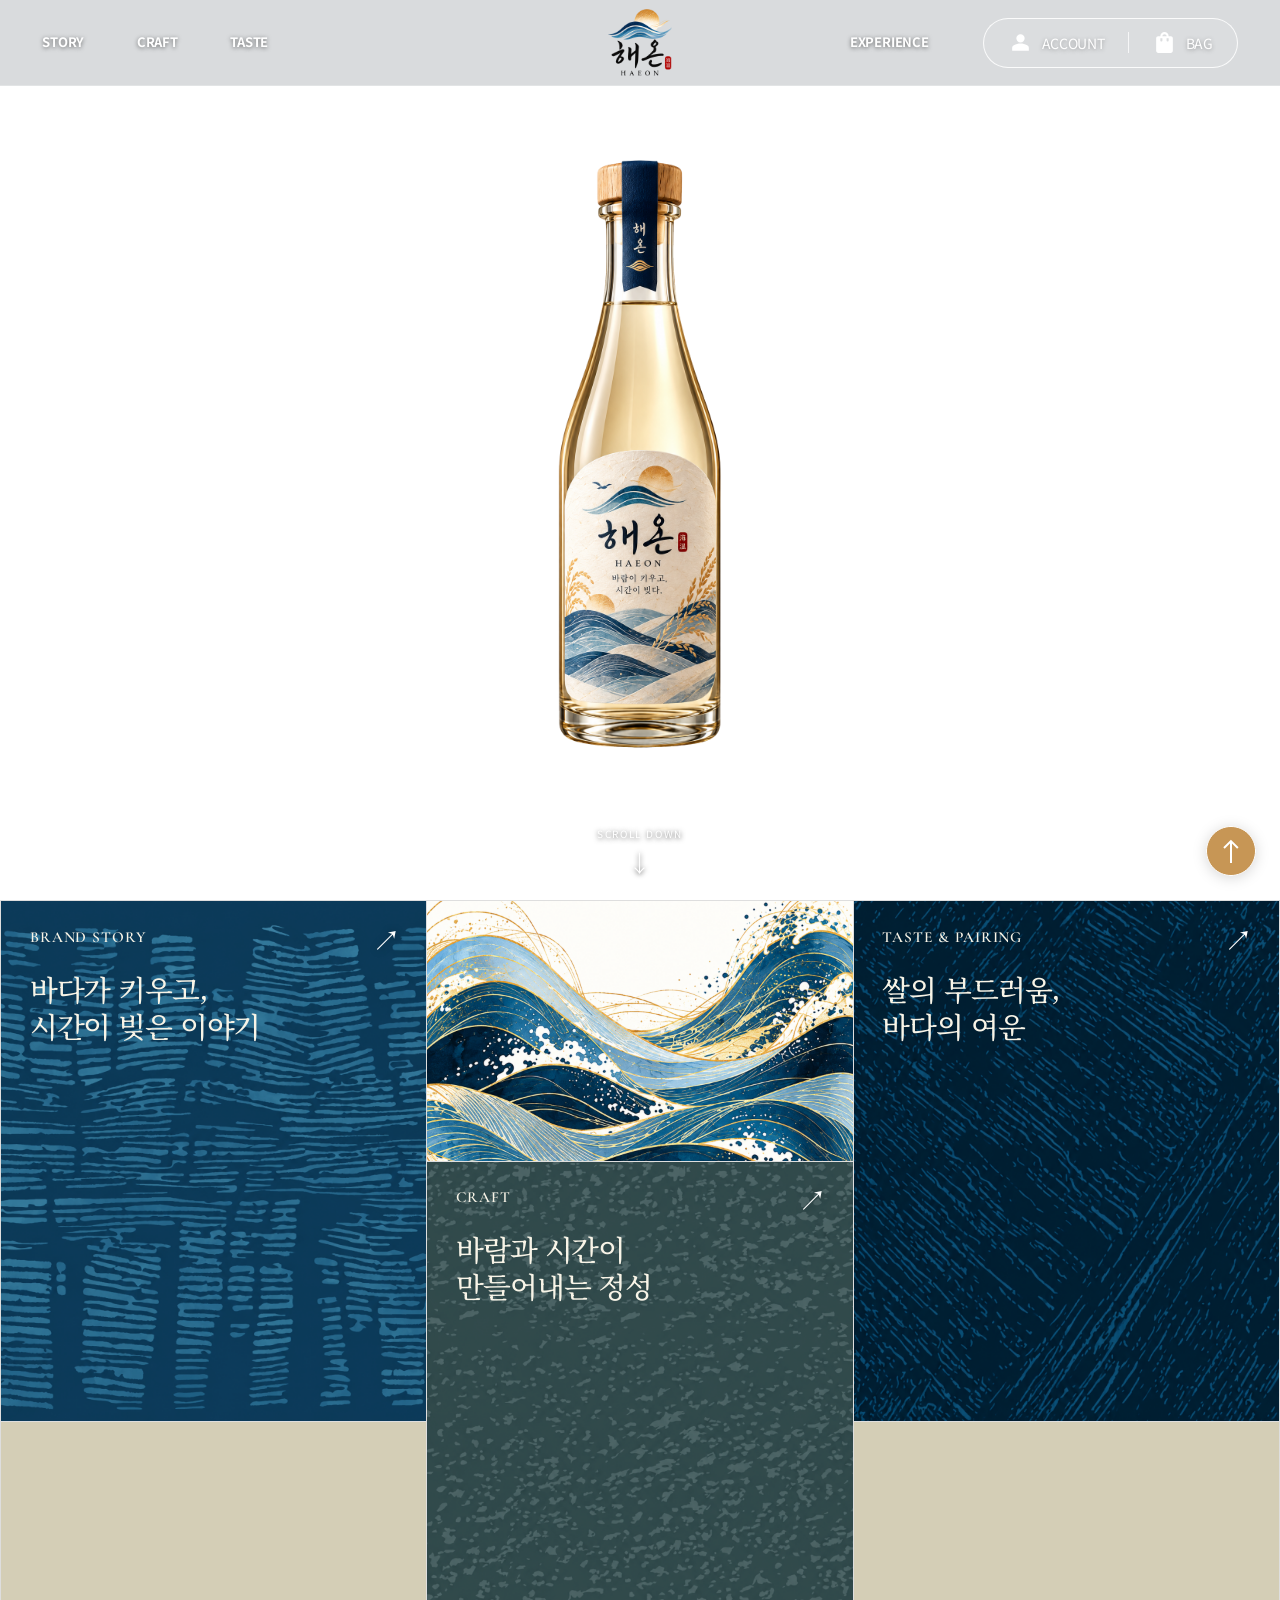
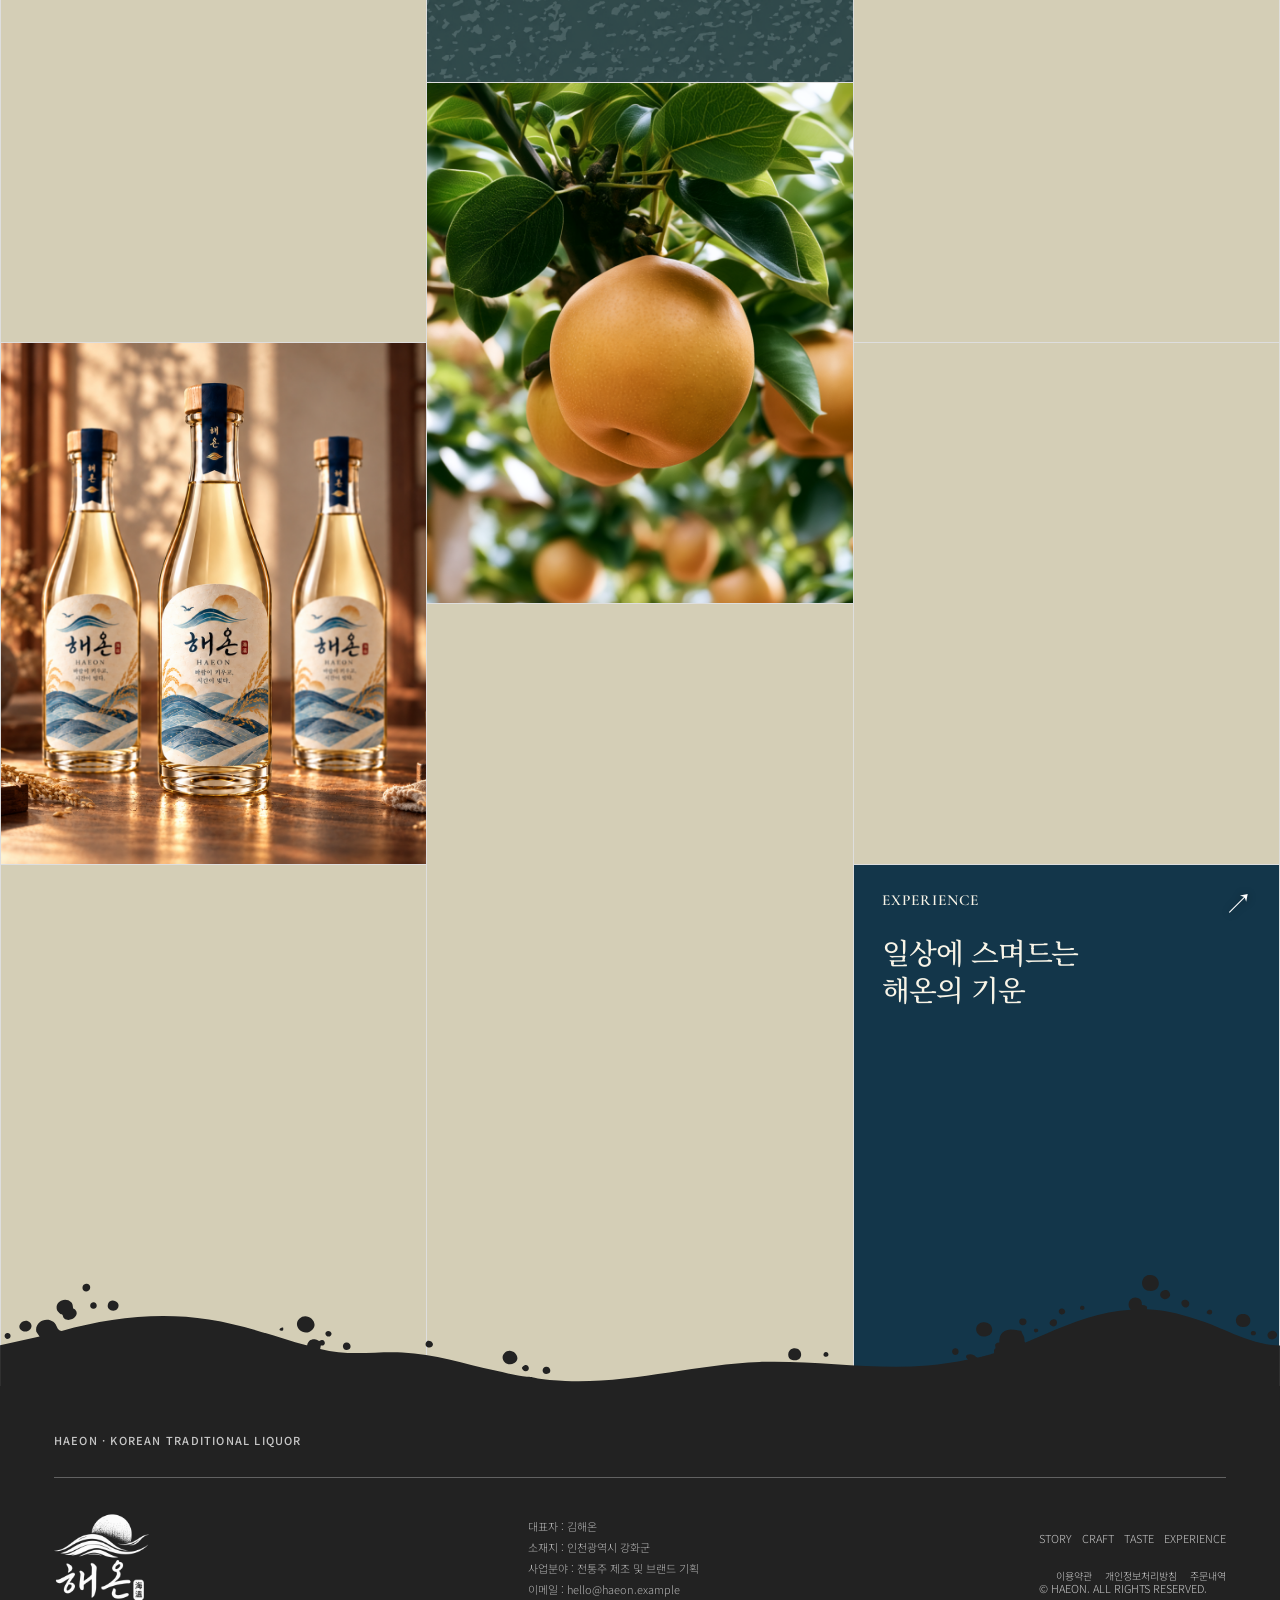
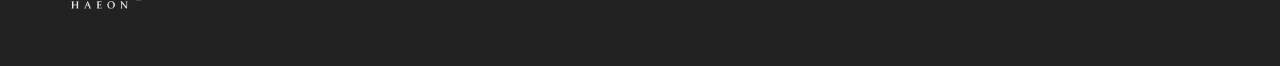
<file: index.html>
<!DOCTYPE html>
<html lang="ko"><head><meta charset="UTF-8"><meta name="viewport" content="width=device-width, initial-scale=1"><meta name="theme-color" content="#18324a"><meta name="description" content="바람이 키우고, 시간이 빚다. 프리미엄 한국 약주 해온 HAEON의 브랜드 이야기, 재료, 풍미와 컬렉션."><title>바람이 키우고, 시간이 빚다 | 해온 HAEON</title><link rel="icon" href="assets/favicon.svg" type="image/svg+xml"><link rel="preconnect" href="https://fonts.googleapis.com"><link rel="preconnect" href="https://fonts.gstatic.com" crossorigin><link href="https://fonts.googleapis.com/css2?family=Cormorant+Garamond:wght@400;500;600&family=Noto+Sans+KR:wght@300;400;500&family=Noto+Serif+KR:wght@400;500;600&display=swap" rel="stylesheet"><link rel="stylesheet" href="css/style.css"><link rel="stylesheet" href="css/mosaic.css?v=mobile-one-column-20261019"><script src="js/main.js" defer></script><link rel="stylesheet" href="css/header.css"><link rel="stylesheet" href="css/footer.css?v=haeon-wave-final-2"><link rel="stylesheet" href="css/scroll-overlap.css"><link rel="stylesheet" href="css/commerce.css?v=align-center-20261019"><link rel="stylesheet" href="css/home-transparent-header.css?v=20261019"><script src="js/commerce.js" defer></script></head>
<body data-page="index"><a class="skip-link" href="#main">본문으로 바로가기</a>
<header class="site-header minimal-header"><nav class="header-nav" aria-label="브랜드 메뉴"><div class="story-menu"><a class="story-menu__trigger" href="brand.html" aria-haspopup="true" aria-expanded="false" aria-controls="story-submenu">STORY</a><div class="story-menu__dropdown" id="story-submenu" aria-label="STORY 하위 메뉴"><a href="brand.html">STORY</a><a href="brand-detail.html">CI</a></div></div><a href="craft.html">CRAFT</a><a href="taste.html">TASTE</a></nav><a class="header-logo" href="index.html" aria-label="해온 HAEON 홈"><img src="assets/images/haeon-logo.png" alt="해온 HAEON" width="180" height="188"></a><nav class="header-experience" aria-label="구매 메뉴"><a href="shop.html">EXPERIENCE</a></nav><div class="haeon-shop-actions" aria-label="계정 및 장바구니">
    <a class="haeon-account-link" href="account.html" aria-label="회원가입 및 계정"><img class="haeon-action-icon" src="assets/images/ACCOUNT%201.svg" alt="" width="25" height="25"><span class="haeon-action-label">ACCOUNT</span></a>
    <span class="haeon-shop-actions__divider" aria-hidden="true"></span>
    <button class="haeon-cart-trigger" type="button" data-cart-open aria-label="장바구니 열기"><img class="haeon-action-icon" src="assets/images/BAG%201.svg" alt="" width="25" height="25"><span class="haeon-action-label">BAG</span></button>
  </div></header>

<main id="main"><section class="product-stage" aria-labelledby="haeon-title"><h1 id="haeon-title" class="visually-hidden">해온 HAEON — 바람이 키우고, 시간이 빚다.</h1><video class="product-stage__background-video" autoplay muted loop playsinline preload="metadata" aria-hidden="true" tabindex="-1">
  <source src="assets/images/home/sea.mp4" type="video/mp4">
</video>
<img class="product-stage__bottle" src="assets/images/home/haeon-hero-bottle.png" alt="우드 캡과 파도 라벨을 갖춘 해온 약주 병" fetchpriority="high" decoding="async" width="960" height="1440"><a class="product-stage__scroll" href="#discover">SCROLL DOWN<span aria-hidden="true">↓</span></a></section>
<div id="discover" class="mosaic-scroll" role="region" aria-label="해온 콘텐츠 격자">
<section class="main-mosaic" aria-label="해온 브랜드 메인 콘텐츠">
<a class="menu-tile area-brand" href="brand.html"><img class="menu-tile__background" src="assets/images/home/blue_print.png" alt="" loading="lazy" decoding="async"><span class="menu-tile__eyebrow">BRAND STORY</span><h2>바다가 키우고,<br>시간이 빚은 이야기</h2><span class="menu-tile__arrow" aria-hidden="true">↗</span></a>
<div class="mosaic-image area-image2"><video autoplay muted loop playsinline preload="metadata"><source src="assets/images/home/rice_plant.mp4" type="video/mp4"></video></div>
<div class="mosaic-image area-image4"><img class="" src="assets/images/home/haeon_bottles.png" alt="바람이 키우고 시간이 빚다" loading="lazy" decoding="async"></div>
<div class="mosaic-image area-image7"><img class="" src="assets/images/home/chrysanthemum.png" alt="은은한 향을 더하는 국화" loading="lazy" decoding="async"></div>
<div class="mosaic-image area-image1"><img class="" src="assets/images/home/wave.png" alt="잔잔히 밀려오는 파도" loading="lazy" decoding="async"></div>
<a class="menu-tile area-craft" href="craft.html"><img class="menu-tile__background" src="assets/images/home/green_pattern.png" alt="" loading="lazy" decoding="async"><span class="menu-tile__eyebrow">CRAFT</span><h2>바람과 시간이<br>만들어내는 정성</h2><span class="menu-tile__arrow" aria-hidden="true">↗</span></a>
<div class="mosaic-image area-image5"><img class="" src="assets/images/home/pear.png" alt="맑고 부드러운 단맛의 배" loading="lazy" decoding="async"></div>
<div class="mosaic-image area-image8"><video autoplay muted loop playsinline preload="metadata"><source src="assets/images/home/green_plum.mp4" type="video/mp4"></video></div>
<a class="menu-tile area-pairing" href="taste.html"><img class="menu-tile__background" src="assets/images/home/blue_pattern.png" alt="" loading="lazy" decoding="async"><span class="menu-tile__eyebrow">TASTE &amp; PAIRING</span><h2>쌀의 부드러움,<br>바다의 여운</h2><span class="menu-tile__arrow" aria-hidden="true">↗</span></a>
<div class="mosaic-image area-image3"><video autoplay muted loop playsinline preload="metadata"><source src="assets/images/home/dancheong.mp4" type="video/mp4"></video></div>
<div class="mosaic-image area-image6"><img class="" src="assets/images/home/yeast.png" alt="발효의 깊이를 더하는 누룩" loading="lazy" decoding="async"></div>
<a class="menu-tile area-image9" href="shop.html"><img class="menu-tile__background" src="assets/images/home/EXPRIENCE.png" alt="" loading="lazy" decoding="async"><span class="menu-tile__eyebrow">EXPERIENCE</span><h2>일상에 스며드는<br>해온의 기운</h2><span class="menu-tile__arrow" aria-hidden="true">↗</span></a>
</section>
</div></main>

<footer class="site-footer brand-footer">
  <div class="brand-footer__top">
    <p class="brand-footer__caption">HAEON · KOREAN TRADITIONAL LIQUOR</p>
    
  </div>
  <div class="brand-footer__body">
    <a class="brand-footer__logo" href="index.html" aria-label="해온 HAEON 홈"><img src="assets/images/haeon-logo-white.png" alt="해온 HAEON" width="276" height="293" loading="lazy" decoding="async"></a>
    <div class="brand-footer__message"><p>대표자 : 김해온</p><p>소재지 : 인천광역시 강화군</p><p>사업분야 : 전통주 제조 및 브랜드 기획</p><p>이메일 : hello@haeon.example</p></div>
    <div class="brand-footer__right">
      <nav class="brand-footer__nav" aria-label="하단 메뉴"><a href="brand.html">STORY</a><a href="craft.html">CRAFT</a><a href="taste.html">TASTE</a><a href="shop.html">EXPERIENCE</a></nav>
      <div class="haeon-legal-links"><a href="terms.html">이용약관</a><a href="privacy.html">개인정보처리방침</a><a href="orders.html">주문내역</a></div><p class="brand-footer__copyright">© HAEON. ALL RIGHTS RESERVED.</p>
    </div>
  </div>
</footer>
<div class="toast" role="status" aria-live="polite"></div>
<a class="haeon-to-top" href="#" aria-label="페이지 맨 위로 이동" title="맨 위로 이동"></a>
</body></html>
</file>
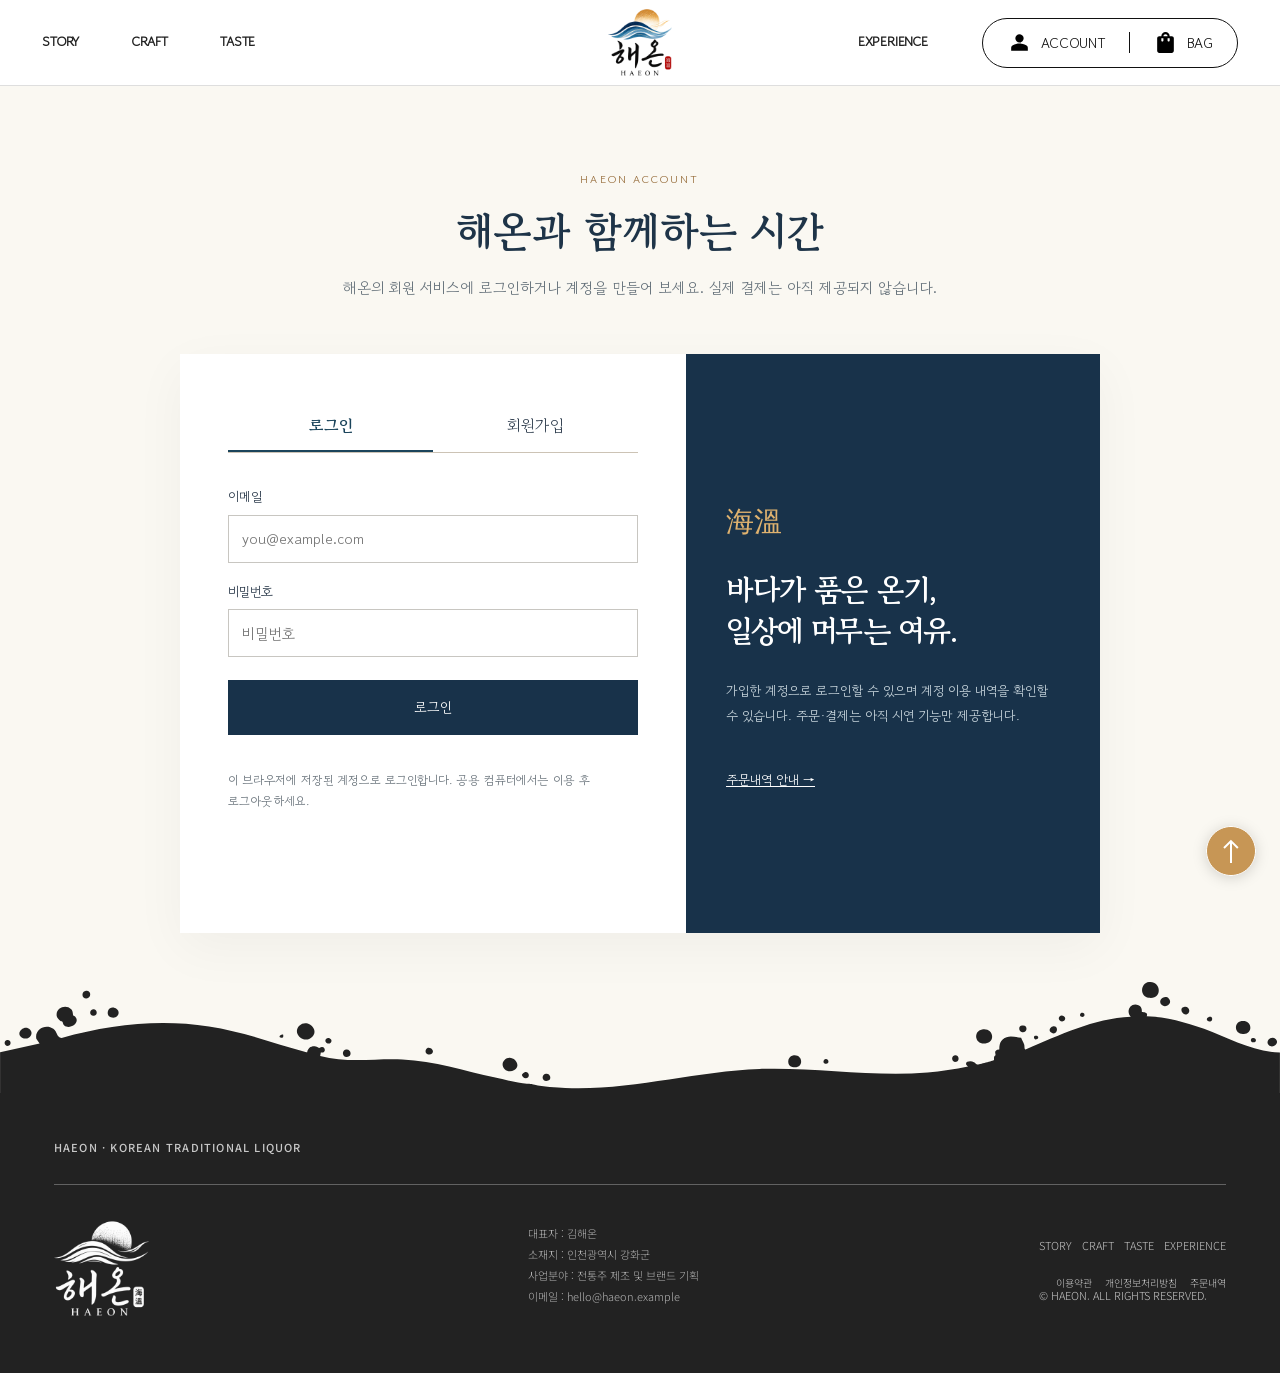
<file: account.html>
<!DOCTYPE html><html lang="ko"><head><title>로그인 · 회원가입 | 해온 HAEON</title><meta charset="UTF-8"><meta name="viewport" content="width=device-width, initial-scale=1"><meta name="theme-color" content="#18324a"><meta name="description" content="해온 HAEON 회원가입과 로그인 서비스를 제공하며 실제 주문 및 결제는 아직 진행되지 않습니다."><link rel="icon" href="assets/favicon.svg" type="image/svg+xml"><link rel="preconnect" href="https://fonts.googleapis.com"><link rel="preconnect" href="https://fonts.gstatic.com" crossorigin><link href="https://fonts.googleapis.com/css2?family=Cormorant+Garamond:wght@400;500;600&family=Gowun+Batang:wght@400;700&family=Gowun+Dodum&family=Noto+Sans+KR:wght@300;400;500&display=swap" rel="stylesheet"><link rel="stylesheet" href="css/style.css"><link rel="stylesheet" href="css/header.css"><link rel="stylesheet" href="css/footer.css"><link rel="stylesheet" href="css/commerce.css?v=align-center-20261019"><link rel="stylesheet" href="css/auth-management.css"><script src="js/main.js" defer></script><script src="js/commerce.js" defer></script><script src="js/account-local.js" defer></script></head><body data-page="account"><a class="skip-link" href="#main">본문으로 바로가기</a><header class="site-header minimal-header"><nav class="header-nav" aria-label="브랜드 메뉴"><div class="story-menu"><a class="story-menu__trigger" href="brand.html" aria-haspopup="true" aria-expanded="false" aria-controls="story-submenu">STORY</a><div class="story-menu__dropdown" id="story-submenu" aria-label="STORY 하위 메뉴"><a href="brand.html">STORY</a><a href="brand-detail.html">CI</a></div></div><a href="craft.html">CRAFT</a><a href="taste.html">TASTE</a></nav><a class="header-logo" href="index.html" aria-label="해온 HAEON 홈"><img src="assets/images/haeon-logo.png" alt="해온 HAEON" width="180" height="188"></a><nav class="header-experience" aria-label="구매 메뉴"><a href="shop.html">EXPERIENCE</a></nav><div class="haeon-shop-actions" aria-label="계정 및 장바구니">
    <a class="haeon-account-link" href="account.html" aria-label="회원가입 및 계정"><img class="haeon-action-icon" src="assets/images/ACCOUNT%201.svg" alt="" width="25" height="25"><span class="haeon-action-label">ACCOUNT</span></a>
    <span class="haeon-shop-actions__divider" aria-hidden="true"></span>
    <button class="haeon-cart-trigger" type="button" data-cart-open aria-label="장바구니 열기"><img class="haeon-action-icon" src="assets/images/BAG%201.svg" alt="" width="25" height="25"><span class="haeon-action-label">BAG</span></button>
  </div></header><main id="main" class="commerce-main"><div class="commerce-shell commerce-narrow"><div class="commerce-page-header commerce-page-header--center"><p class="commerce-eyebrow">HAEON ACCOUNT</p><h1>해온과 함께하는 시간</h1><p>해온의 회원 서비스에 로그인하거나 계정을 만들어 보세요. 실제 결제는 아직 제공되지 않습니다.</p></div><div class="commerce-auth-layout"><div class="commerce-auth-panel"><div class="commerce-auth-tabs" role="tablist" aria-label="계정 메뉴"><button type="button" role="tab" aria-selected="true" aria-controls="haeon-login" id="login-tab" data-auth-tab="login">로그인</button><button type="button" role="tab" aria-selected="false" aria-controls="haeon-register" id="register-tab" data-auth-tab="register">회원가입</button></div><form id="haeon-login" class="commerce-auth-form" role="tabpanel" aria-labelledby="login-tab"><label>이메일<input type="email" name="email" autocomplete="email" required placeholder="you@example.com"></label><label>비밀번호<input type="password" name="password" autocomplete="current-password" minlength="10" required placeholder="비밀번호"></label><button type="submit" class="commerce-primary">로그인</button><p class="commerce-helper">이 브라우저에 저장된 계정으로 로그인합니다. 공용 컴퓨터에서는 이용 후 로그아웃하세요.</p></form><form id="haeon-register" class="commerce-auth-form" role="tabpanel" aria-labelledby="register-tab" hidden><label>이름<input type="text" name="name" required placeholder="이름" autocomplete="name"></label><label>이메일<input type="email" name="email" required placeholder="you@example.com" autocomplete="email"></label><label>비밀번호 (10자 이상)<input type="password" name="password" minlength="10" autocomplete="new-password" required></label><label>비밀번호 확인<input type="password" name="password-confirm" minlength="10" autocomplete="new-password" required></label><label class="commerce-check"><input type="checkbox" name="adult" required><span>19세 이상임을 확인합니다. (자기 확인 · 법적 성인인증과 별개)</span></label><label class="commerce-check"><input type="checkbox" name="terms" required><span><a href="terms.html" target="_blank" rel="noopener">이용약관</a>에 동의합니다. (필수)</span></label><label class="commerce-check"><input type="checkbox" name="privacy" required><span><a href="privacy.html" target="_blank" rel="noopener">개인정보 처리 안내</a>를 확인했습니다. (필수)</span></label><label class="commerce-check"><input type="checkbox" name="marketing"><span>새 소식 및 혜택 안내에 동의합니다. (선택 · 아직 발송하지 않음)</span></label><button type="submit" class="commerce-primary">회원가입</button><p class="commerce-helper">회원 정보는 이 브라우저의 로컬 스토리지에 저장됩니다. 브라우저 데이터를 삭제하면 계정도 삭제되며 다른 기기와 공유되지 않습니다. 실제 비밀번호 대신 테스트용 비밀번호를 사용해 주세요. 이메일 인증·법적 성인인증은 제공되지 않습니다.</p></form><p id="haeon-auth-message" class="commerce-auth-message" role="status" aria-live="polite"></p><section id="haeon-account-dashboard" class="haeon-account-dashboard" hidden><h2>내 계정</h2><p id="haeon-account-greeting"></p><p id="haeon-account-email"></p><p class="commerce-helper">회원정보는 이 브라우저에 저장되어 있습니다. 결제 및 주문 이력 저장 기능은 아직 제공되지 않습니다.</p><a href="admin-members.html" id="haeon-admin-link" class="commerce-secondary" hidden>회원 관리 페이지 →</a><button type="button" class="commerce-primary" id="haeon-logout">로그아웃 ↗</button></section></div><aside class="commerce-auth-aside"><span>海溫</span><h2>바다가 품은 온기,<br>일상에 머무는 여유.</h2><p>가입한 계정으로 로그인할 수 있으며 계정 이용 내역을 확인할 수 있습니다. 주문·결제는 아직 시연 기능만 제공합니다.</p><a href="orders.html">주문내역 안내 →</a></aside></div></div></main><footer class="site-footer brand-footer">
  <div class="brand-footer__top"><p class="brand-footer__caption">HAEON · KOREAN TRADITIONAL LIQUOR</p></div>
  <div class="brand-footer__body"><a class="brand-footer__logo" href="index.html" aria-label="해온 HAEON 홈"><img src="assets/images/haeon-logo-white.png" alt="해온 HAEON" width="276" height="293"></a><div class="brand-footer__message"><p>대표자 : 김해온</p><p>소재지 : 인천광역시 강화군</p><p>사업분야 : 전통주 제조 및 브랜드 기획</p><p>이메일 : hello@haeon.example</p></div><div class="brand-footer__right"><nav class="brand-footer__nav" aria-label="하단 메뉴"><a href="brand.html">STORY</a><a href="craft.html">CRAFT</a><a href="taste.html">TASTE</a><a href="shop.html">EXPERIENCE</a></nav><div class="haeon-legal-links"><a href="terms.html">이용약관</a><a href="privacy.html">개인정보처리방침</a><a href="orders.html">주문내역</a></div><p class="brand-footer__copyright">© HAEON. ALL RIGHTS RESERVED.</p></div></div>
</footer><div class="toast" role="status" aria-live="polite"></div>
<a class="haeon-to-top" href="#" aria-label="페이지 맨 위로 이동" title="맨 위로 이동"></a>
</body></html>
</file>
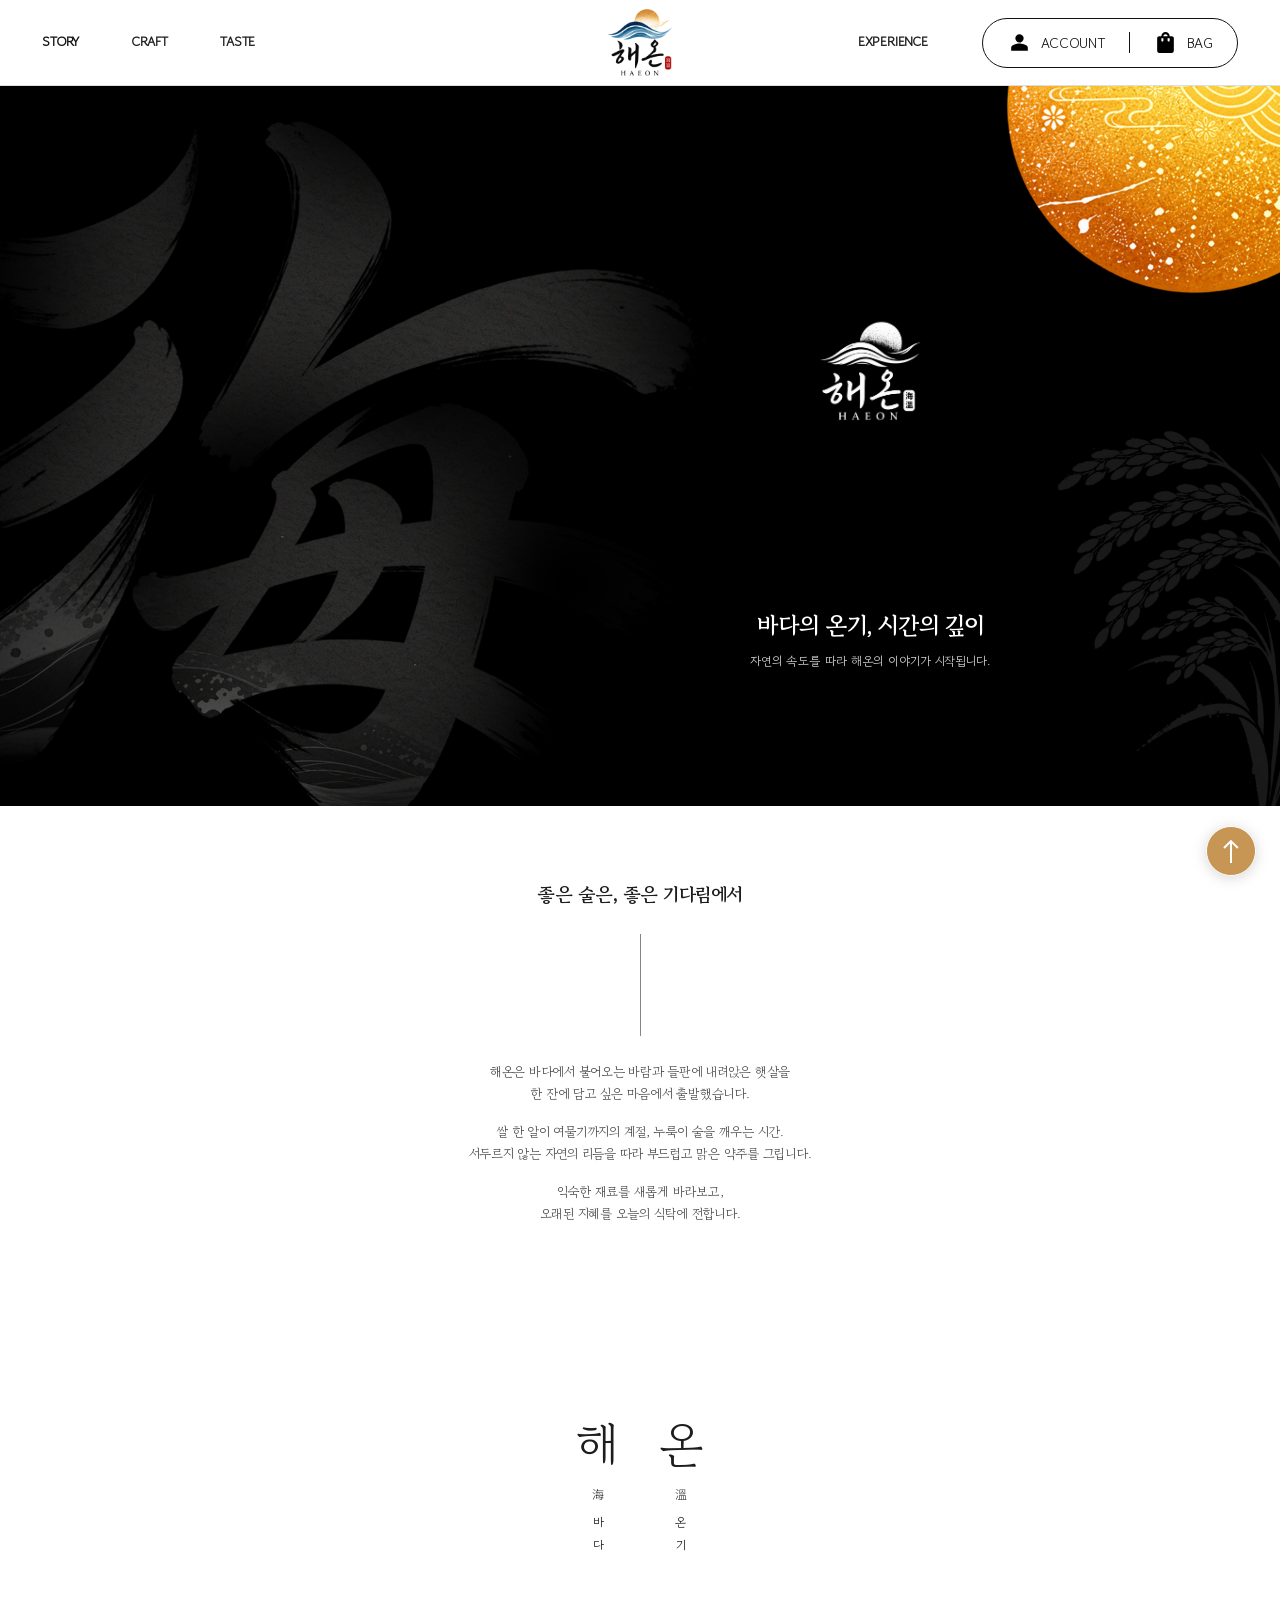
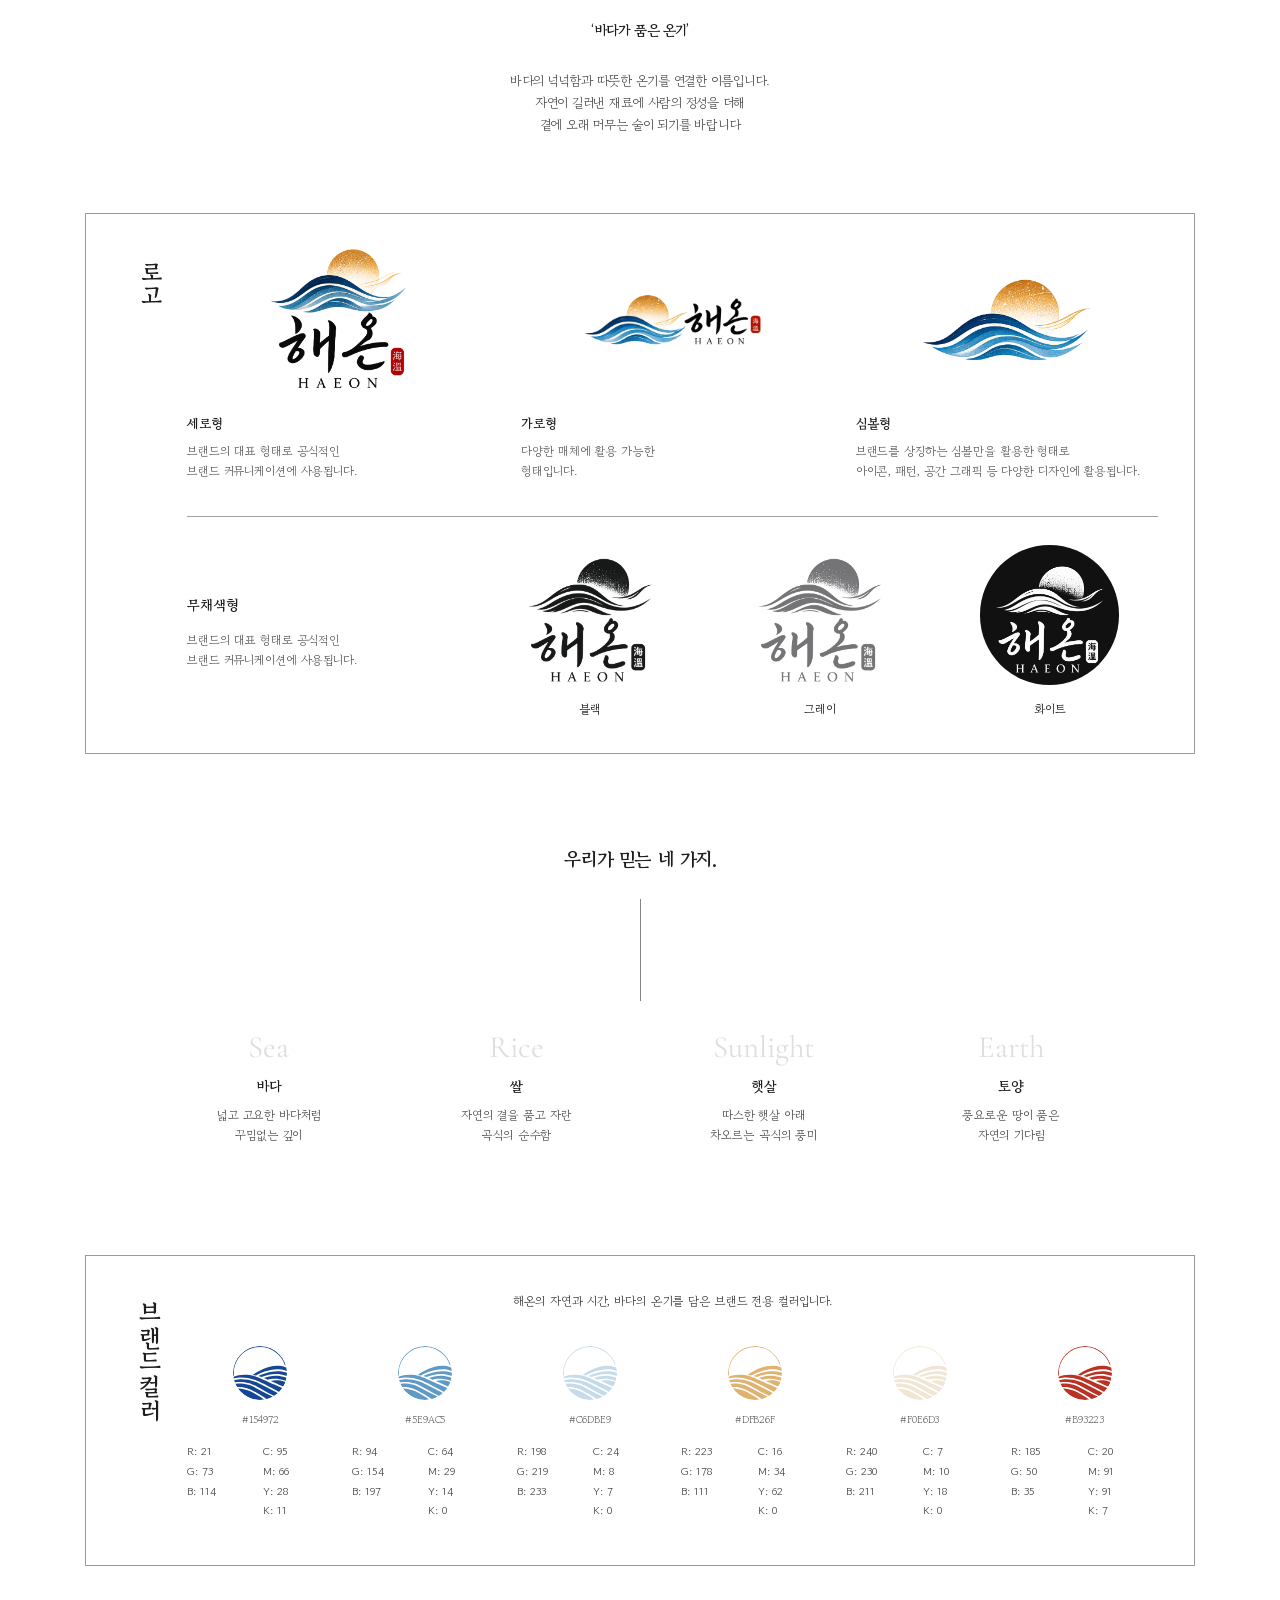
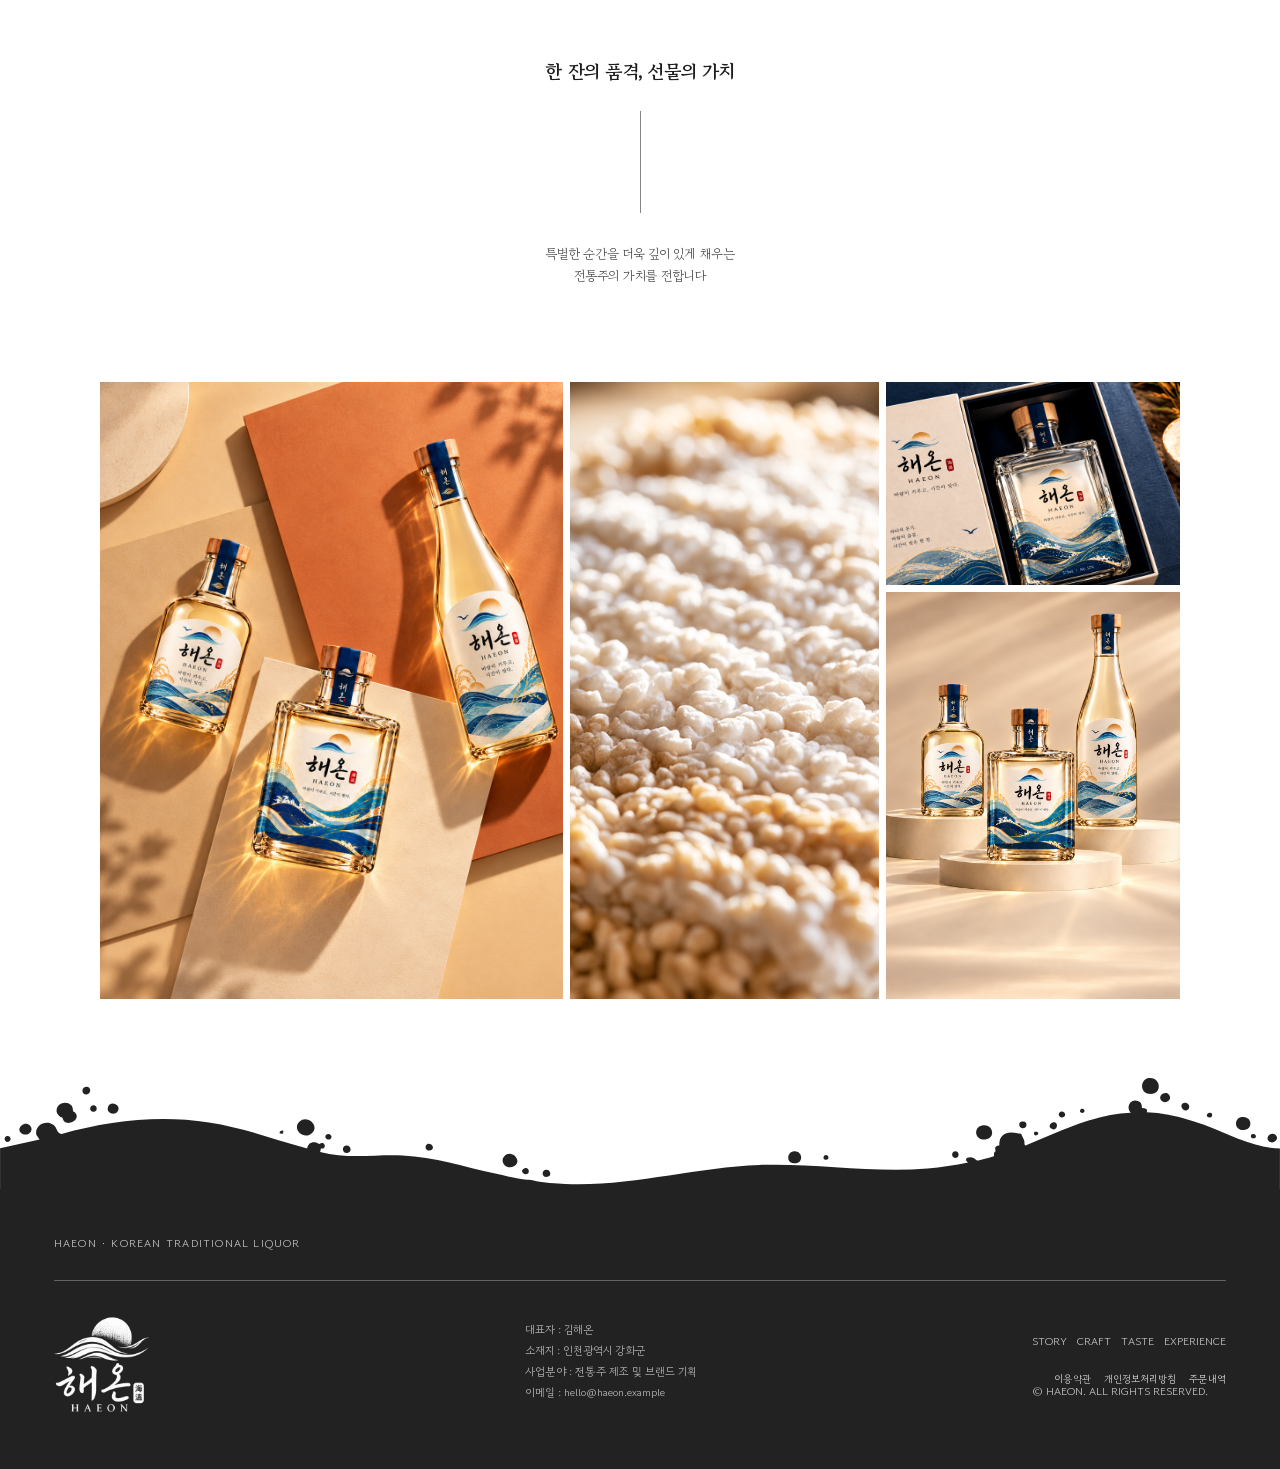
<file: brand-detail.html>
<!DOCTYPE html>
<html lang="ko"><head><meta charset="UTF-8"><meta name="viewport" content="width=device-width, initial-scale=1"><meta name="theme-color" content="#18324a"><meta name="description" content="바람이 키우고, 시간이 빚다. 프리미엄 한국 약주 해온 HAEON의 브랜드 이야기, 재료, 풍미와 컬렉션."><title>브랜드 아이덴티티 | 해온 HAEON</title><link rel="icon" href="assets/favicon.svg" type="image/svg+xml"><link rel="preconnect" href="https://fonts.googleapis.com"><link rel="preconnect" href="https://fonts.gstatic.com" crossorigin><link href="https://fonts.googleapis.com/css2?family=Cormorant+Garamond:wght@400;500;600&family=Noto+Sans+KR:wght@300;400;500&family=Noto+Serif+KR:wght@400;500;600&display=swap" rel="stylesheet"><link rel="stylesheet" href="css/style.css"><script src="js/main.js" defer></script><link rel="stylesheet" href="css/header.css"><link rel="stylesheet" href="css/footer.css?v=haeon-wave-final-2"><link rel="stylesheet" href="css/brand-v2.css?v=20261016-titlefix"><link rel="stylesheet" href="css/brand-landing.css"><link rel="stylesheet" href="css/commerce.css?v=align-center-20261019"><script src="js/commerce.js" defer></script></head>
<body data-page="brand"><a class="skip-link" href="#main">본문으로 바로가기</a>
<header class="site-header minimal-header"><nav class="header-nav" aria-label="브랜드 메뉴"><div class="story-menu"><a class="story-menu__trigger" href="brand.html" aria-haspopup="true" aria-expanded="false" aria-controls="story-submenu" aria-current="page">STORY</a><div class="story-menu__dropdown" id="story-submenu" aria-label="STORY 하위 메뉴"><a href="brand.html">STORY</a><a href="brand-detail.html" aria-current="page">CI</a></div></div><a href="craft.html">CRAFT</a><a href="taste.html">TASTE</a></nav><a class="header-logo" href="index.html" aria-label="해온 HAEON 홈"><img src="assets/images/haeon-logo.png" alt="해온 HAEON" width="180" height="188"></a><nav class="header-experience" aria-label="구매 메뉴"><a href="shop.html">EXPERIENCE</a></nav><div class="haeon-shop-actions" aria-label="계정 및 장바구니">
    <a class="haeon-account-link" href="account.html" aria-label="회원가입 및 계정"><img class="haeon-action-icon" src="assets/images/ACCOUNT%201.svg" alt="" width="25" height="25"><span class="haeon-action-label">ACCOUNT</span></a>
    <span class="haeon-shop-actions__divider" aria-hidden="true"></span>
    <button class="haeon-cart-trigger" type="button" data-cart-open aria-label="장바구니 열기"><img class="haeon-action-icon" src="assets/images/BAG%201.svg" alt="" width="25" height="25"><span class="haeon-action-label">BAG</span></button>
  </div></header>

<main id="main" class="brand-v2-main">
  <section class="brand-v2-hero" aria-labelledby="brand-v2-title">
    <div class="brand-v2-hero__inner">
      <div class="brand-v2-hero__logo-placeholder"><img src="assets/images/story/logo/foot_logo_white.png" alt="타이틀 로고"></div>
      <div class="brand-v2-hero__copy">
        <h1 id="brand-v2-title">바다의 온기, 시간의 깊이</h1>
        <p>자연의 속도를 따라 해온의 이야기가 시작됩니다.</p>
      </div>
    </div>
  </section>

  <section class="brand-v2-page">
    <section class="brand-v2-intro brand-v2-block brand-v2-block--narrow center reveal">
      <h2>좋은 술은, 좋은 기다림에서</h2>
      <div class="brand-v2-prose">
        <p>해온은 바다에서 불어오는 바람과 들판에 내려앉은 햇살을<br class="brand-v2-line-break"> 한 잔에 담고 싶은 마음에서 출발했습니다.</p>
        <p>쌀 한 알이 여물기까지의 계절, 누룩이 술을 깨우는 시간.<br class="brand-v2-line-break"> 서두르지 않는 자연의 리듬을 따라 부드럽고 맑은 약주를 그립니다.</p>
        <p>익숙한 재료를 새롭게 바라보고,<br class="brand-v2-line-break"> 오래된 지혜를 오늘의 식탁에 전합니다.</p>
      </div>
    </section>

    <section class="brand-v2-naming brand-v2-block brand-v2-block--narrow center reveal">
      <div class="brand-v2-namepair" aria-label="해온: 해(海)는 바다, 온(溫)은 온기">
        <div class="brand-v2-namepair__item">
          <strong>해</strong><span>海</span><em>바<br>다</em>
        </div>
        <div class="brand-v2-namepair__item">
          <strong>온</strong><span>溫</span><em>온<br>기</em>
        </div>
      </div>
      <h3>‘바다가 품은 온기’</h3>
      <p>바다의 넉넉함과 따뜻한 온기를 연결한 이름입니다.<br class="brand-v2-line-break"> 자연이 길러낸 재료에 사람의 정성을 더해<br class="brand-v2-line-break"> 곁에 오래 머무는 술이 되기를 바랍니다</p>
    </section>

    <section class="brand-v2-block brand-v2-left-title brand-v2-logo-section reveal">
      <div class="brand-v2-left-title__label">로고</div>
      <div class="brand-v2-left-title__content">
        <div class="brand-v2-logo-grid">
          <article class="brand-v2-logo-card">
            <div class="brand-v2-placeholder brand-v2-placeholder--logo"><img src="assets/images/story/logo/head_logo_vertical.png" alt="세로형 브랜드 로고"></div>
            <h3>세로형</h3>
            <p>브랜드의 대표 형태로 공식적인<br class="brand-v2-caption-break">브랜드 커뮤니케이션에 사용됩니다.</p>
          </article>
          <article class="brand-v2-logo-card">
            <div class="brand-v2-placeholder brand-v2-placeholder--logo"><img src="assets/images/story/logo/head_logo_horizontal.png" alt="가로형 브랜드 로고"></div>
            <h3>가로형</h3>
            <p>다양한 매체에 활용 가능한<br class="brand-v2-caption-break">형태입니다.</p>
          </article>
          <article class="brand-v2-logo-card">
            <div class="brand-v2-placeholder brand-v2-placeholder--logo"><img src="assets/images/story/logo/head_logo_symbol.png" alt="심볼형 브랜드 로고"></div>
            <h3>심볼형</h3>
            <p>브랜드를 상징하는 심볼만을 활용한 형태로<br class="brand-v2-caption-break">아이콘, 패턴, 공간 그래픽 등 다양한 디자인에 활용됩니다.</p>
          </article>
        </div>
        <div class="brand-v2-mono-row">
          <div class="brand-v2-mono-caption">
            <h4>무채색형</h4>
            <p>브랜드의 대표 형태로 공식적인<br class="brand-v2-caption-break">브랜드 커뮤니케이션에 사용됩니다.</p>
          </div>
          <div class="brand-v2-mono">
            <article class="brand-v2-mono__item"><div class="brand-v2-placeholder brand-v2-placeholder--mono"><img src="assets/images/story/logo/foot_logo_black.png" alt="가로형 브랜드 로고"></div><p>블랙</p></article>
            <article class="brand-v2-mono__item"><div class="brand-v2-placeholder brand-v2-placeholder--mono"><img src="assets/images/story/logo/foot_logo_grey.png" alt="가로형 브랜드 로고"></div><p>그레이</p></article>
            <article class="brand-v2-mono__item"><div class="brand-v2-placeholder brand-v2-placeholder--mono brand-v2-placeholder--mono-dark"><img src="assets/images/story/logo/foot_logo_white.png" alt="가로형 브랜드 로고"></div><p>화이트</p></article>
          </div>
        </div>
      </div>
    </section>

    <section class="brand-v2-beliefs brand-v2-block brand-v2-block--narrow center reveal">
      <h2>우리가 믿는 네 가지.</h2>
      <div class="brand-v2-belief-grid">
        <article><h3 class="latin">Sea</h3><h4>바다</h4><p>넓고 고요한 바다처럼<br>꾸밈없는 깊이</p></article>
        <article><h3 class="latin">Rice</h3><h4>쌀</h4><p>자연의 결을 품고 자란<br>곡식의 순수함</p></article>
        <article><h3 class="latin">Sunlight</h3><h4>햇살</h4><p>따스한 햇살 아래<br>차오르는 곡식의 풍미</p></article>
        <article><h3 class="latin">Earth</h3><h4>토양</h4><p>풍요로운 땅이 품은<br>자연의 기다림</p></article>
      </div>
    </section>

    <section class="brand-v2-block brand-v2-left-title brand-v2-color-section reveal">
      <div class="brand-v2-left-title__label">브랜드컬러</div>
      <div class="brand-v2-left-title__content">
        <p class="brand-v2-color-intro">해온의 자연과 시간, 바다의 온기를 담은 브랜드 전용 컬러입니다.</p>
        <div class="brand-v2-color-grid">
          <article class="brand-v2-color-card">
            <span class="swatch"><img src="assets/images/story/brandcolor/B_Color_1.svg" alt="154972"></span>
            <p class="brand-v2-color-hex">#154972</p>
            <div class="brand-v2-color-details"><div class="brand-v2-color-rgb"><div><span>R:</span><span>21</span></div><div><span>G:</span><span>73</span></div><div><span>B:</span><span>114</span></div></div><div class="brand-v2-color-cmyk"><div><span>C:</span><span>95</span></div><div><span>M:</span><span>66</span></div><div><span>Y:</span><span>28</span></div><div><span>K:</span><span>11</span></div></div></div>
          </article>
          <article class="brand-v2-color-card">
            <span class="swatch"><img src="assets/images/story/brandcolor/B_Color_2.svg" alt="5E9AC5"></span>
            <p class="brand-v2-color-hex">#5E9AC5</p>
            <div class="brand-v2-color-details"><div class="brand-v2-color-rgb"><div><span>R:</span><span>94</span></div><div><span>G:</span><span>154</span></div><div><span>B:</span><span>197</span></div></div><div class="brand-v2-color-cmyk"><div><span>C:</span><span>64</span></div><div><span>M:</span><span>29</span></div><div><span>Y:</span><span>14</span></div><div><span>K:</span><span>0</span></div></div></div>
          </article>
          <article class="brand-v2-color-card">
            <span class="swatch"><img src="assets/images/story/brandcolor/B_Color_3.svg" alt="C6DBE9"></span>
            <p class="brand-v2-color-hex">#C6DBE9</p>
            <div class="brand-v2-color-details"><div class="brand-v2-color-rgb"><div><span>R:</span><span>198</span></div><div><span>G:</span><span>219</span></div><div><span>B:</span><span>233</span></div></div><div class="brand-v2-color-cmyk"><div><span>C:</span><span>24</span></div><div><span>M:</span><span>8</span></div><div><span>Y:</span><span>7</span></div><div><span>K:</span><span>0</span></div></div></div>
          </article>
          <article class="brand-v2-color-card">
            <span class="swatch"><img src="assets/images/story/brandcolor/B_Color_4.svg" alt="DFB26F"></span>
            <p class="brand-v2-color-hex">#DFB26F</p>
            <div class="brand-v2-color-details"><div class="brand-v2-color-rgb"><div><span>R:</span><span>223</span></div><div><span>G:</span><span>178</span></div><div><span>B:</span><span>111</span></div></div><div class="brand-v2-color-cmyk"><div><span>C:</span><span>16</span></div><div><span>M:</span><span>34</span></div><div><span>Y:</span><span>62</span></div><div><span>K:</span><span>0</span></div></div></div>
          </article>
          <article class="brand-v2-color-card">
            <span class="swatch"><img src="assets/images/story/brandcolor/B_Color_5.svg" alt="F0E6D3"></span>
            <p class="brand-v2-color-hex">#F0E6D3</p>
            <div class="brand-v2-color-details"><div class="brand-v2-color-rgb"><div><span>R:</span><span>240</span></div><div><span>G:</span><span>230</span></div><div><span>B:</span><span>211</span></div></div><div class="brand-v2-color-cmyk"><div><span>C:</span><span>7</span></div><div><span>M:</span><span>10</span></div><div><span>Y:</span><span>18</span></div><div><span>K:</span><span>0</span></div></div></div>
          </article>
          <article class="brand-v2-color-card">
            <span class="swatch"><img src="assets/images/story/brandcolor/B_Color_6.svg" alt="B93223"></span>
            <p class="brand-v2-color-hex">#B93223</p>
            <div class="brand-v2-color-details"><div class="brand-v2-color-rgb"><div><span>R:</span><span>185</span></div><div><span>G:</span><span>50</span></div><div><span>B:</span><span>35</span></div></div><div class="brand-v2-color-cmyk"><div><span>C:</span><span>20</span></div><div><span>M:</span><span>91</span></div><div><span>Y:</span><span>91</span></div><div><span>K:</span><span>7</span></div></div></div>
          </article>
          </div>
      </div>
    </section>

    <section class="brand-v2-gift brand-v2-block brand-v2-block--narrow center reveal">
      <h2>한 잔의 품격, 선물의 가치</h2>
      <p>특별한 순간을 더욱 깊이 있게 채우는<br>전통주의 가치를 전합니다</p>
      <div class="brand-v2-gallery" aria-label="해온 브랜드 화보">
        <figure class="brand-v2-gallery__item brand-v2-gallery__item--1">
          <img src="assets/images/story/brand_haeon_1.png" alt="따뜻한 햇살 아래 놓인 해온 약주 세 병" loading="lazy" decoding="async">
        </figure>
        <figure class="brand-v2-gallery__item brand-v2-gallery__item--2">
          <img src="assets/images/story/brand__middle.png" alt="해온의 원재료를 상징하는 쌀의 질감" loading="lazy" decoding="async">
        </figure>
        <figure class="brand-v2-gallery__item brand-v2-gallery__item--3">
          <img src="assets/images/story/brand_haeon_2.png" alt="선물 패키지 안의 해온 약주" loading="lazy" decoding="async">
        </figure>
        <figure class="brand-v2-gallery__item brand-v2-gallery__item--4">
          <img src="assets/images/story/brand_haeon_3.png" alt="전시대 위에 놓인 해온 약주 컬렉션" loading="lazy" decoding="async">
        </figure>
      </div>
    </section>
  </section>
</main>

<footer class="site-footer brand-footer">
  <div class="brand-footer__top">
    <p class="brand-footer__caption">HAEON · KOREAN TRADITIONAL LIQUOR</p>
    
  </div>
  <div class="brand-footer__body">
    <a class="brand-footer__logo" href="index.html" aria-label="해온 HAEON 홈"><img src="assets/images/haeon-logo-white.png" alt="해온 HAEON" width="276" height="293" loading="lazy" decoding="async"></a>
    <div class="brand-footer__message"><p>대표자 : 김해온</p><p>소재지 : 인천광역시 강화군</p><p>사업분야 : 전통주 제조 및 브랜드 기획</p><p>이메일 : hello@haeon.example</p></div>
    <div class="brand-footer__right">
      <nav class="brand-footer__nav" aria-label="하단 메뉴"><a href="brand.html">STORY</a><a href="craft.html">CRAFT</a><a href="taste.html">TASTE</a><a href="shop.html">EXPERIENCE</a></nav>
      <div class="haeon-legal-links"><a href="terms.html">이용약관</a><a href="privacy.html">개인정보처리방침</a><a href="orders.html">주문내역</a></div><p class="brand-footer__copyright">© HAEON. ALL RIGHTS RESERVED.</p>
    </div>
  </div>
</footer>
<div class="toast" role="status" aria-live="polite"></div>
<a class="haeon-to-top" href="#" aria-label="페이지 맨 위로 이동" title="맨 위로 이동"></a>
</body></html>
</file>
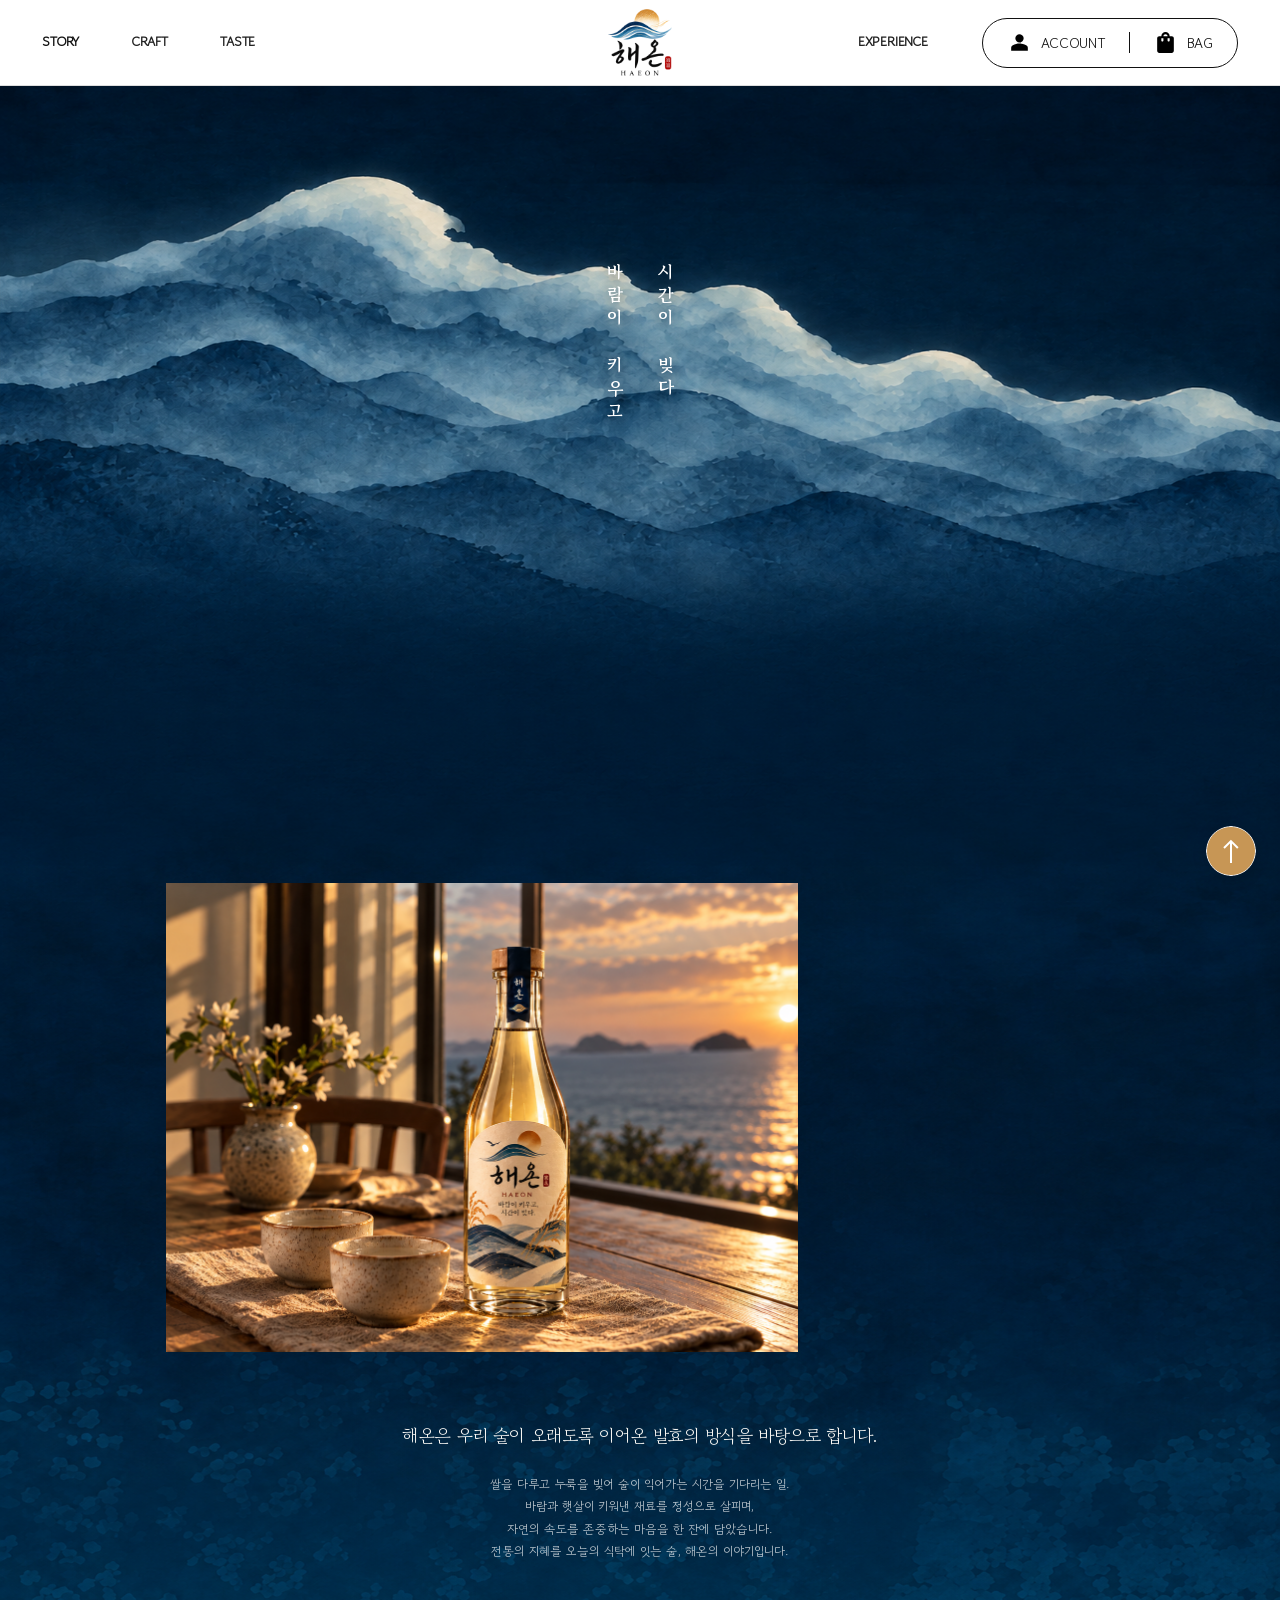
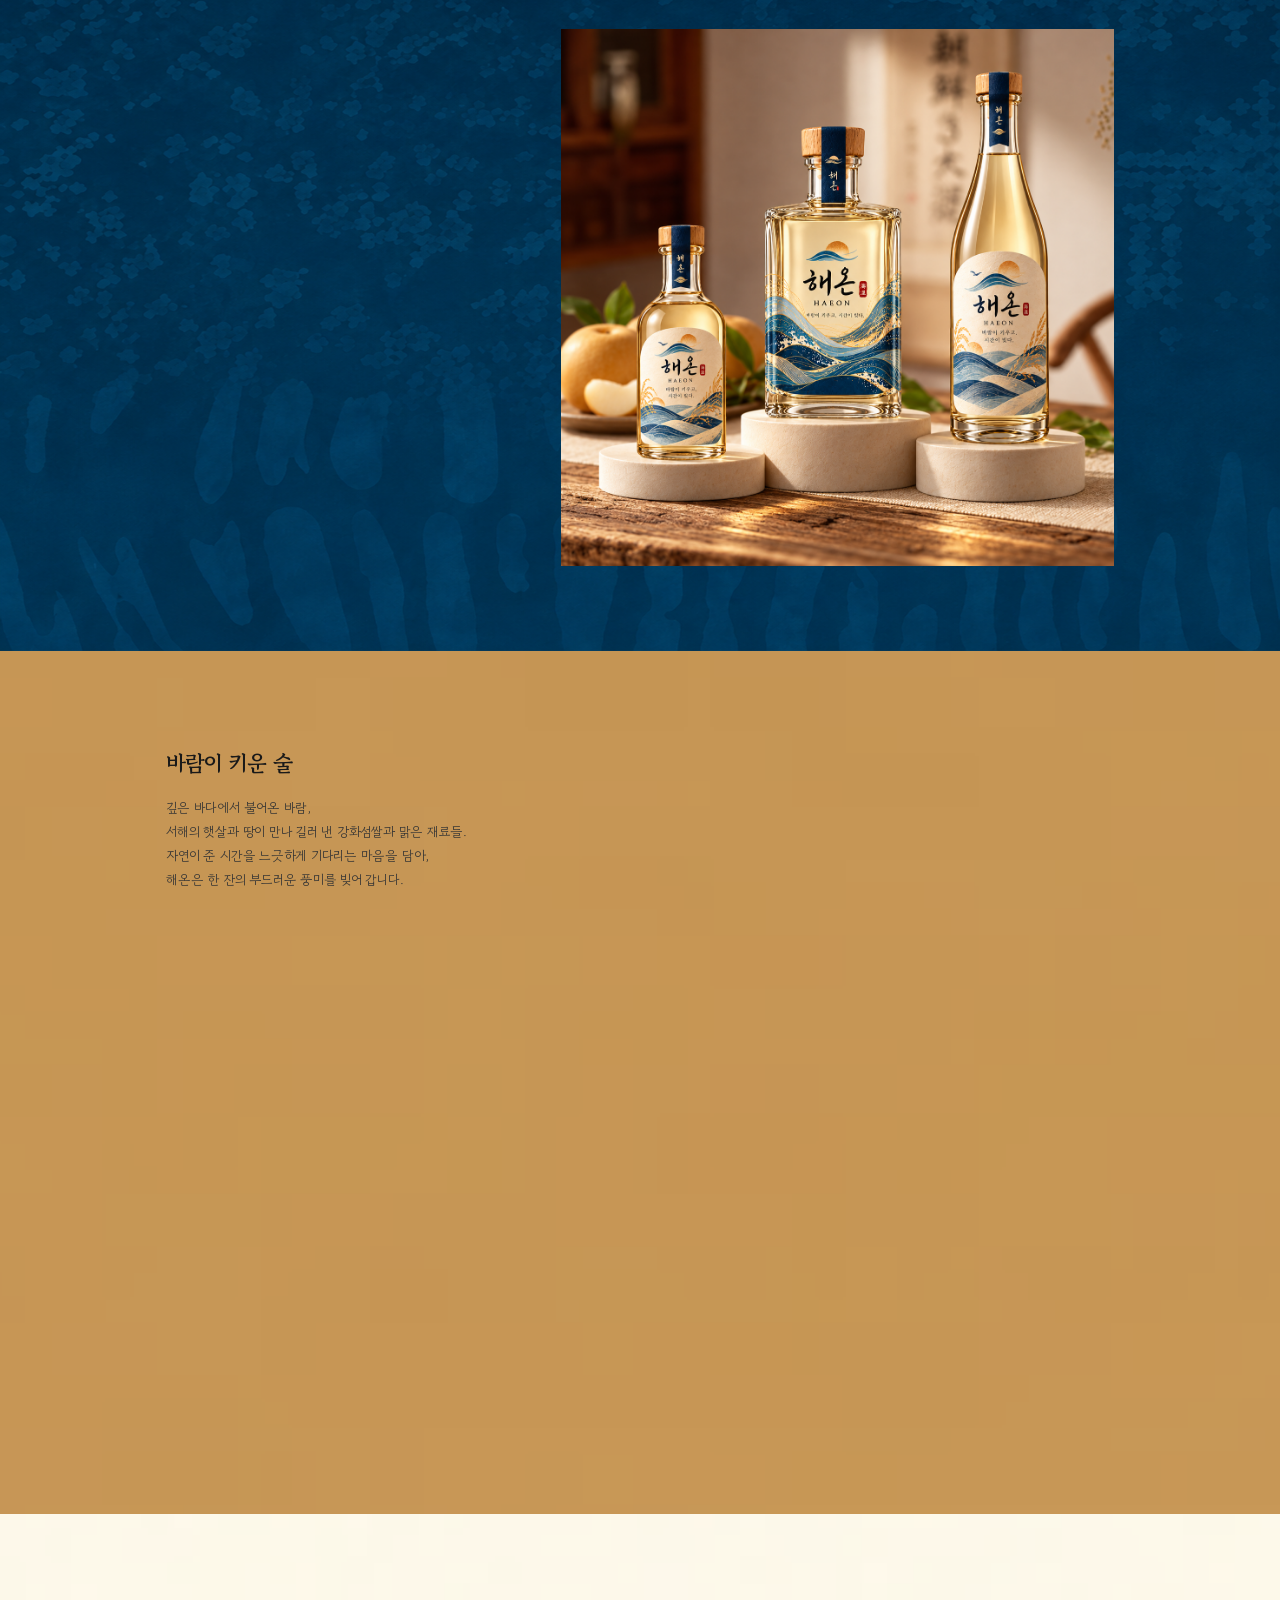
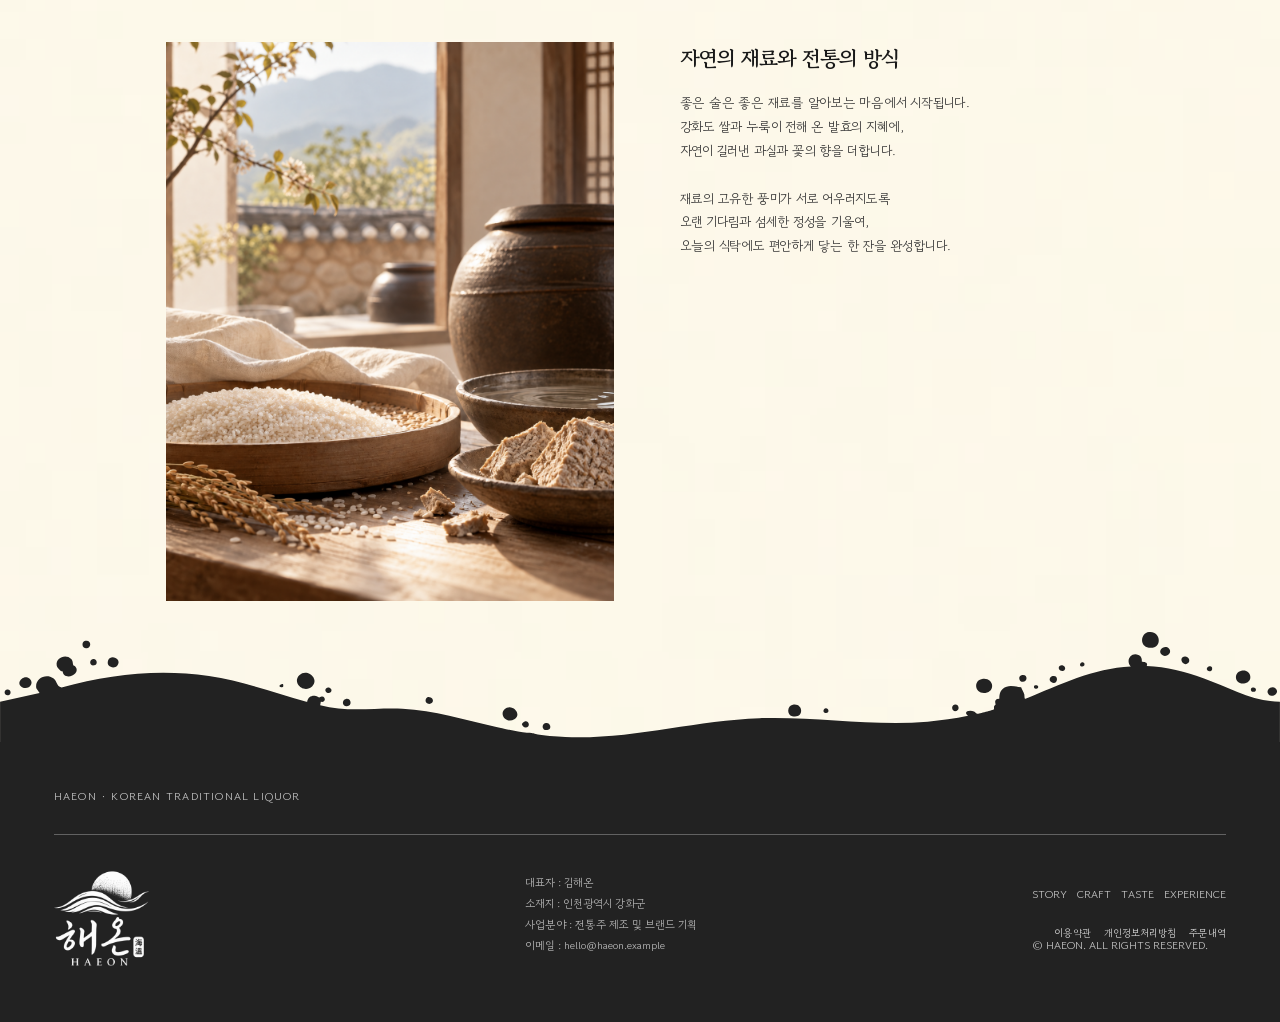
<file: brand.html>
<!DOCTYPE html>
<html lang="ko">
<head>
  <meta charset="UTF-8">
  <meta name="viewport" content="width=device-width, initial-scale=1">
  <meta name="theme-color" content="#154972">
  <meta name="description" content="바람이 키우고, 시간이 빚다. 한국 약주 해온 HAEON의 시작, 자연과 전통의 이야기.">
  <title>STORY | 해온 HAEON</title>
  <link rel="icon" href="assets/favicon.svg" type="image/svg+xml">
  <link rel="preconnect" href="https://fonts.googleapis.com">
  <link rel="preconnect" href="https://fonts.gstatic.com" crossorigin>
  <link href="https://fonts.googleapis.com/css2?family=Gowun+Batang:wght@400;700&family=Gowun+Dodum&family=Noto+Sans+KR:wght@300;400;500&family=Cormorant+Garamond:wght@400;500;600&display=swap" rel="stylesheet">
  <link rel="stylesheet" href="css/style.css">
  <link rel="stylesheet" href="css/header.css">
  <link rel="stylesheet" href="css/footer.css?v=haeon-wave-final-2">
  <link rel="stylesheet" href="css/brand-landing.css?v=title-bold-select-1019">
  <script src="js/main.js" defer></script>
<link rel="stylesheet" href="css/commerce.css?v=align-center-20261019"><script src="js/commerce.js" defer></script></head>
<body data-page="brand-landing">
<a class="skip-link" href="#main">본문으로 바로가기</a>
<header class="site-header minimal-header">
  <nav class="header-nav" aria-label="브랜드 메뉴"><div class="story-menu"><a class="story-menu__trigger" href="brand.html" aria-haspopup="true" aria-expanded="false" aria-controls="story-submenu" aria-current="page">STORY</a><div class="story-menu__dropdown" id="story-submenu" aria-label="STORY 하위 메뉴"><a href="brand.html" aria-current="page">STORY</a><a href="brand-detail.html">CI</a></div></div><a href="craft.html">CRAFT</a><a href="taste.html">TASTE</a></nav>
  <a class="header-logo" href="index.html" aria-label="해온 HAEON 홈"><img src="assets/images/haeon-logo.png" alt="해온 HAEON" width="180" height="188"></a>
  <nav class="header-experience" aria-label="구매 메뉴"><a href="shop.html">EXPERIENCE</a></nav>
<div class="haeon-shop-actions" aria-label="계정 및 장바구니">
    <a class="haeon-account-link" href="account.html" aria-label="회원가입 및 계정"><img class="haeon-action-icon" src="assets/images/ACCOUNT%201.svg" alt="" width="25" height="25"><span class="haeon-action-label">ACCOUNT</span></a>
    <span class="haeon-shop-actions__divider" aria-hidden="true"></span>
    <button class="haeon-cart-trigger" type="button" data-cart-open aria-label="장바구니 열기"><img class="haeon-action-icon" src="assets/images/BAG%201.svg" alt="" width="25" height="25"><span class="haeon-action-label">BAG</span></button>
  </div></header>
<main id="main" class="story-landing">
  <div class="story-landing__blue-scene" aria-label="푸른 산수화에서 이어지는 해온의 이야기">
  <!-- 01: supplied watercolor mountain artwork -->
  <section class="story-landing__cover" aria-label="해온의 푸른 산수화">
    <h1 class="visually-hidden">해온 HAEON — 바람이 키우고, 시간이 빚은 이야기</h1>
    <span class="visually-hidden">푸른 수묵 산맥에서 짙은 푸른 자연의 결로 이어지는 배경</span>
    <div class="story-landing__cover-title" aria-hidden="true"><span>바람이 키우고</span><span>시간이 빚다</span></div>
  </section>

  <!-- 02: black storytelling space, two intentionally empty image frames -->
  <section class="story-landing__dark" aria-label="해온의 시작">
    <div class="story-landing__dark-grid">
      <figure class="story-landing__dark-first"><img src="assets/images/story/bottle_and_sea.png" alt="해질 무렵 바다를 마주한 공간에 놓인 해온 병과 술잔" width="1672" height="1241" loading="eager" decoding="async"></figure>
      <div class="story-landing__dark-copy">
        <h2>해온은 우리 술이 오래도록 이어온 발효의 방식을 바탕으로 합니다.</h2>
        <p>쌀을 다루고 누룩을 빚어 술이 익어가는 시간을 기다리는 일.<br>
        바람과 햇살이 키워낸 재료를 정성으로 살피며,<br>
        자연의 속도를 존중하는 마음을 한 잔에 담았습니다.<br>
        전통의 지혜를 오늘의 식탁에 잇는 술, 해온의 이야기입니다.</p>
      </div>
      <figure class="story-landing__dark-second"><img src="assets/images/story/bottles_3.png" alt="나무 테이블 위에 나란히 놓인 세 가지 해온 제품" width="1273" height="1236" loading="lazy" decoding="async"></figure>
    </div>
  </section>

  </div><!-- /.story-landing__blue-scene -->

  <!-- 03: grey field, copy at upper left and large frame at lower right -->
  <section class="story-landing__breeze" aria-labelledby="breeze-title">
    <div class="story-landing__breeze-inner">
      <div class="story-landing__breeze-copy">
        <h2 id="breeze-title">바람이 키운 술</h2>
        <p>깊은 바다에서 불어온 바람,<br>
        서해의 햇살과 땅이 만나 길러 낸 강화섬쌀과 맑은 재료들.<br>
        자연이 준 시간을 느긋하게 기다리는 마음을 담아,<br>
        해온은 한 잔의 부드러운 풍미를 빚어 갑니다.</p>
      </div>
      <div class="story-landing__breeze-image"><video autoplay muted loop playsinline preload="metadata" aria-label="따뜻한 햇살 아래 잔에 담긴 해온"><source src="assets/images/story/glass_video.mp4" type="video/mp4"></video></div>
    </div>
  </section>

  <!-- 04: white background and alternating editorial photo/text -->
  <section class="story-landing__craft" aria-labelledby="story-craft-title">
    <div class="story-landing__craft-inner">
      <figure class="story-landing__craft-image"><img src="assets/images/story/ingredients.png" alt="창가에 놓인 강화도 쌀과 누룩을 비롯한 전통주 재료" width="1122" height="1402" loading="lazy" decoding="async"></figure>
      <div class="story-landing__craft-copy">
        <h2 id="story-craft-title">자연의 재료와 전통의 방식</h2>
        <p>좋은 술은 좋은 재료를 알아보는 마음에서 시작됩니다.<br>
        강화도 쌀과 누룩이 전해 온 발효의 지혜에,<br>
        자연이 길러낸 과실과 꽃의 향을 더합니다.</p>
        <p>재료의 고유한 풍미가 서로 어우러지도록<br>
        오랜 기다림과 섬세한 정성을 기울여,<br>
        오늘의 식탁에도 편안하게 닿는 한 잔을 완성합니다.</p>
      </div>
    </div>
  </section>
</main>

<footer class="site-footer brand-footer">
  <div class="brand-footer__top">
    <p class="brand-footer__caption">HAEON · KOREAN TRADITIONAL LIQUOR</p>
    
  </div>
  <div class="brand-footer__body">
    <a class="brand-footer__logo" href="index.html" aria-label="해온 HAEON 홈"><img src="assets/images/haeon-logo-white.png" alt="해온 HAEON" width="276" height="293" loading="lazy" decoding="async"></a>
    <div class="brand-footer__message"><p>대표자 : 김해온</p><p>소재지 : 인천광역시 강화군</p><p>사업분야 : 전통주 제조 및 브랜드 기획</p><p>이메일 : hello@haeon.example</p></div>
    <div class="brand-footer__right">
      <nav class="brand-footer__nav" aria-label="하단 메뉴"><a href="brand.html">STORY</a><a href="craft.html">CRAFT</a><a href="taste.html">TASTE</a><a href="shop.html">EXPERIENCE</a></nav>
      <div class="haeon-legal-links"><a href="terms.html">이용약관</a><a href="privacy.html">개인정보처리방침</a><a href="orders.html">주문내역</a></div><p class="brand-footer__copyright">© HAEON. ALL RIGHTS RESERVED.</p>
    </div>
  </div>
</footer>
<div class="toast" role="status" aria-live="polite"></div>

<a class="haeon-to-top" href="#" aria-label="페이지 맨 위로 이동" title="맨 위로 이동"></a>
</body>
</html>
</file>
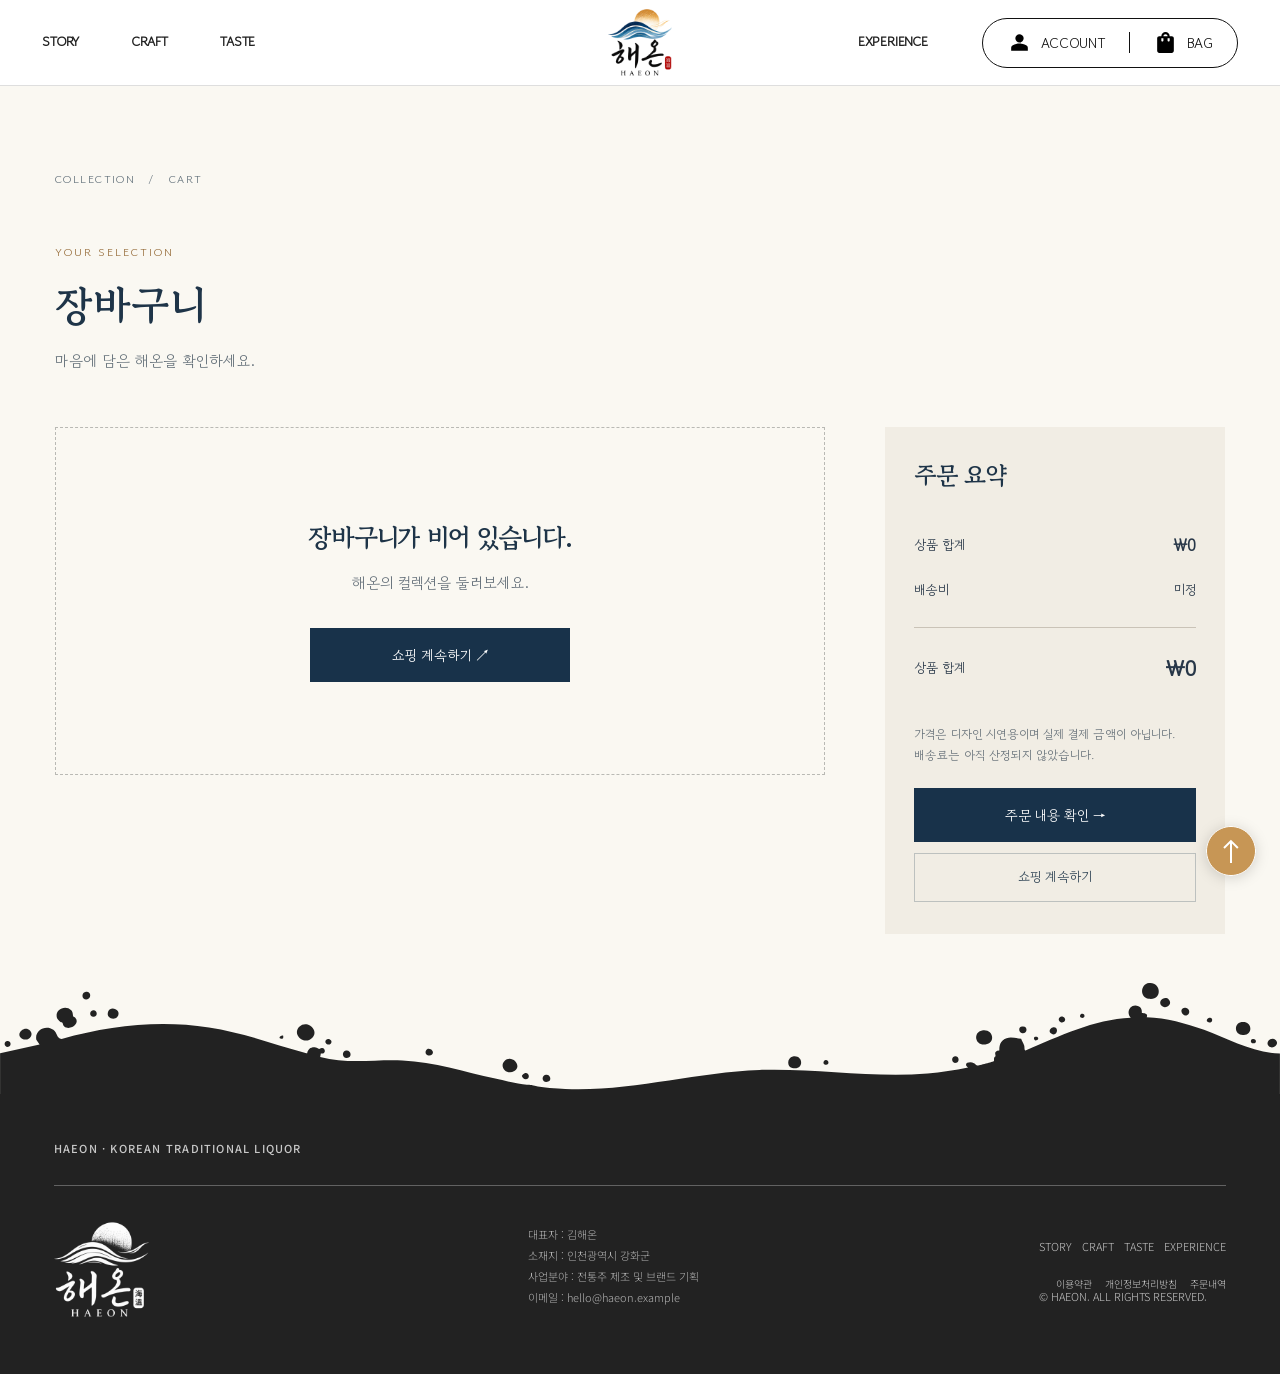
<file: cart.html>
<!DOCTYPE html><html lang="ko"><head><title>장바구니 | 해온 HAEON</title><meta charset="UTF-8"><meta name="viewport" content="width=device-width, initial-scale=1"><meta name="theme-color" content="#18324a"><meta name="description" content="해온 HAEON 회원가입과 로그인 서비스를 제공하며 실제 주문 및 결제는 아직 진행되지 않습니다."><link rel="icon" href="assets/favicon.svg" type="image/svg+xml"><link rel="preconnect" href="https://fonts.googleapis.com"><link rel="preconnect" href="https://fonts.gstatic.com" crossorigin><link href="https://fonts.googleapis.com/css2?family=Cormorant+Garamond:wght@400;500;600&family=Gowun+Batang:wght@400;700&family=Gowun+Dodum&family=Noto+Sans+KR:wght@300;400;500&display=swap" rel="stylesheet"><link rel="stylesheet" href="css/style.css"><link rel="stylesheet" href="css/header.css"><link rel="stylesheet" href="css/footer.css"><link rel="stylesheet" href="css/commerce.css?v=align-center-20261019"><script src="js/main.js" defer></script><script src="js/commerce.js" defer></script></head><body data-page="cart"><a class="skip-link" href="#main">본문으로 바로가기</a><header class="site-header minimal-header"><nav class="header-nav" aria-label="브랜드 메뉴"><div class="story-menu"><a class="story-menu__trigger" href="brand.html" aria-haspopup="true" aria-expanded="false" aria-controls="story-submenu">STORY</a><div class="story-menu__dropdown" id="story-submenu" aria-label="STORY 하위 메뉴"><a href="brand.html">STORY</a><a href="brand-detail.html">CI</a></div></div><a href="craft.html">CRAFT</a><a href="taste.html">TASTE</a></nav><a class="header-logo" href="index.html" aria-label="해온 HAEON 홈"><img src="assets/images/haeon-logo.png" alt="해온 HAEON" width="180" height="188"></a><nav class="header-experience" aria-label="구매 메뉴"><a href="shop.html">EXPERIENCE</a></nav><div class="haeon-shop-actions" aria-label="계정 및 장바구니">
    <a class="haeon-account-link" href="account.html" aria-label="회원가입 및 계정"><img class="haeon-action-icon" src="assets/images/ACCOUNT%201.svg" alt="" width="25" height="25"><span class="haeon-action-label">ACCOUNT</span></a>
    <span class="haeon-shop-actions__divider" aria-hidden="true"></span>
    <button class="haeon-cart-trigger" type="button" data-cart-open aria-label="장바구니 열기"><img class="haeon-action-icon" src="assets/images/BAG%201.svg" alt="" width="25" height="25"><span class="haeon-action-label">BAG</span></button>
  </div></header><main id="main" class="commerce-main"><div class="commerce-shell commerce-narrow"><nav class="commerce-breadcrumb"><a href="shop.html">COLLECTION</a><span>/</span><span>CART</span></nav><div class="commerce-page-header"><p class="commerce-eyebrow">YOUR SELECTION</p><h1>장바구니</h1><p>마음에 담은 해온을 확인하세요.</p></div><div class="commerce-cart-layout"><div class="commerce-cart-list" id="cart-page-items" aria-live="polite"></div><aside class="commerce-order-summary"><h2>주문 요약</h2><div class="commerce-summary-line"><span>상품 합계</span><strong data-subtotal>₩0</strong></div><div class="commerce-summary-line"><span>배송비</span><span>미정</span></div><div class="commerce-summary-total"><span>상품 합계</span><strong data-total>₩0</strong></div><p class="commerce-helper">가격은 디자인 시연용이며 실제 결제 금액이 아닙니다. 배송료는 아직 산정되지 않았습니다.</p><a href="checkout.html" class="commerce-primary commerce-link-button">주문 내용 확인 →</a><a href="shop.html" class="commerce-secondary commerce-link-button">쇼핑 계속하기</a></aside></div></div></main><footer class="site-footer brand-footer">
  <div class="brand-footer__top"><p class="brand-footer__caption">HAEON · KOREAN TRADITIONAL LIQUOR</p></div>
  <div class="brand-footer__body"><a class="brand-footer__logo" href="index.html" aria-label="해온 HAEON 홈"><img src="assets/images/haeon-logo-white.png" alt="해온 HAEON" width="276" height="293"></a><div class="brand-footer__message"><p>대표자 : 김해온</p><p>소재지 : 인천광역시 강화군</p><p>사업분야 : 전통주 제조 및 브랜드 기획</p><p>이메일 : hello@haeon.example</p></div><div class="brand-footer__right"><nav class="brand-footer__nav" aria-label="하단 메뉴"><a href="brand.html">STORY</a><a href="craft.html">CRAFT</a><a href="taste.html">TASTE</a><a href="shop.html">EXPERIENCE</a></nav><div class="haeon-legal-links"><a href="terms.html">이용약관</a><a href="privacy.html">개인정보처리방침</a><a href="orders.html">주문내역</a></div><p class="brand-footer__copyright">© HAEON. ALL RIGHTS RESERVED.</p></div></div>
</footer><div class="toast" role="status" aria-live="polite"></div>
<a class="haeon-to-top" href="#" aria-label="페이지 맨 위로 이동" title="맨 위로 이동"></a>
</body></html>
</file>
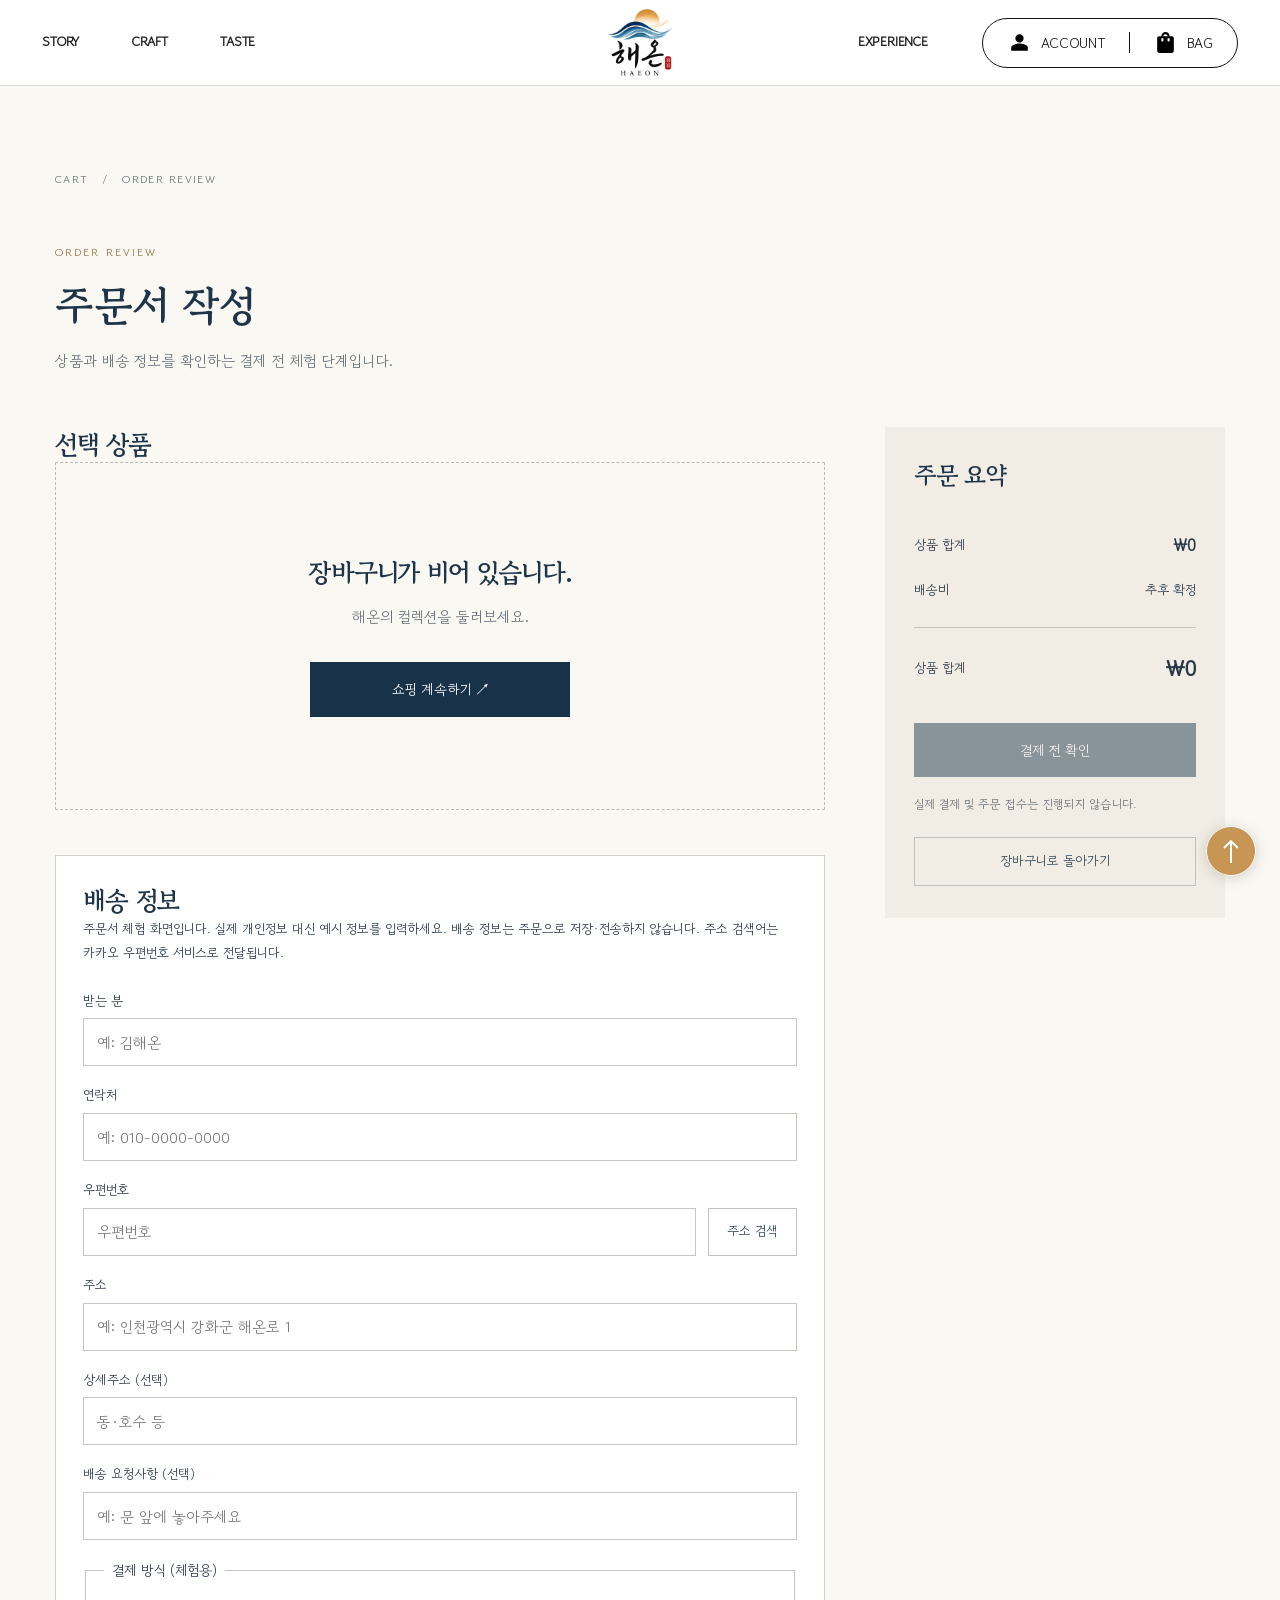
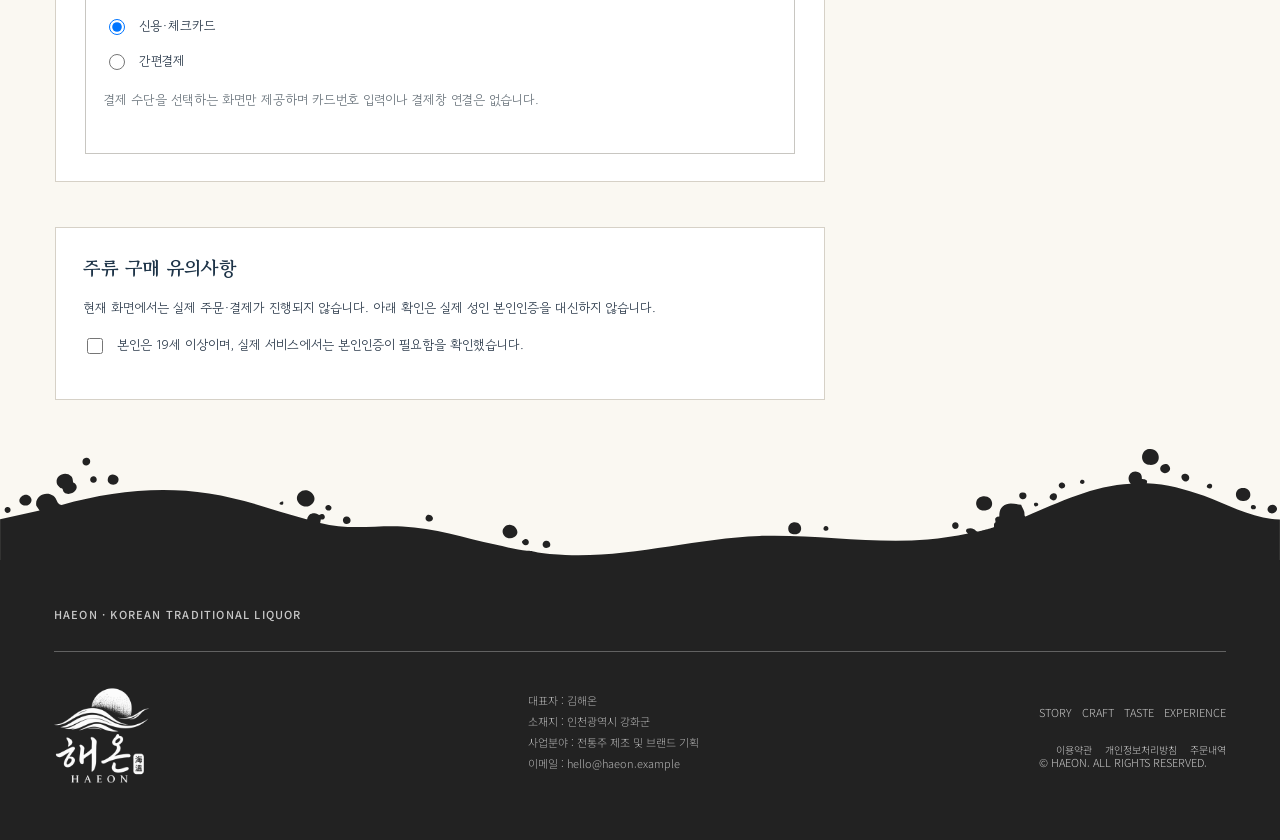
<file: checkout.html>
<!DOCTYPE html><html lang="ko"><head><title>주문 확인 | 해온 HAEON</title><meta charset="UTF-8"><meta name="viewport" content="width=device-width, initial-scale=1"><meta name="theme-color" content="#18324a"><meta name="description" content="해온 HAEON 회원가입과 로그인 서비스를 제공하며 실제 주문 및 결제는 아직 진행되지 않습니다."><link rel="icon" href="assets/favicon.svg" type="image/svg+xml"><link rel="preconnect" href="https://fonts.googleapis.com"><link rel="preconnect" href="https://fonts.gstatic.com" crossorigin><link href="https://fonts.googleapis.com/css2?family=Cormorant+Garamond:wght@400;500;600&family=Gowun+Batang:wght@400;700&family=Gowun+Dodum&family=Noto+Sans+KR:wght@300;400;500&display=swap" rel="stylesheet"><link rel="stylesheet" href="css/style.css"><link rel="stylesheet" href="css/header.css"><link rel="stylesheet" href="css/footer.css"><link rel="stylesheet" href="css/commerce.css?v=align-center-20261019"><script src="js/main.js" defer></script><script src="js/commerce.js" defer></script><script src="js/postcode.js" defer></script></head><body data-page="checkout"><a class="skip-link" href="#main">본문으로 바로가기</a><header class="site-header minimal-header"><nav class="header-nav" aria-label="브랜드 메뉴"><div class="story-menu"><a class="story-menu__trigger" href="brand.html" aria-haspopup="true" aria-expanded="false" aria-controls="story-submenu">STORY</a><div class="story-menu__dropdown" id="story-submenu" aria-label="STORY 하위 메뉴"><a href="brand.html">STORY</a><a href="brand-detail.html">CI</a></div></div><a href="craft.html">CRAFT</a><a href="taste.html">TASTE</a></nav><a class="header-logo" href="index.html" aria-label="해온 HAEON 홈"><img src="assets/images/haeon-logo.png" alt="해온 HAEON" width="180" height="188"></a><nav class="header-experience" aria-label="구매 메뉴"><a href="shop.html">EXPERIENCE</a></nav><div class="haeon-shop-actions" aria-label="계정 및 장바구니">
    <a class="haeon-account-link" href="account.html" aria-label="회원가입 및 계정"><img class="haeon-action-icon" src="assets/images/ACCOUNT%201.svg" alt="" width="25" height="25"><span class="haeon-action-label">ACCOUNT</span></a>
    <span class="haeon-shop-actions__divider" aria-hidden="true"></span>
    <button class="haeon-cart-trigger" type="button" data-cart-open aria-label="장바구니 열기"><img class="haeon-action-icon" src="assets/images/BAG%201.svg" alt="" width="25" height="25"><span class="haeon-action-label">BAG</span></button>
  </div></header><main id="main" class="commerce-main"><div class="commerce-shell commerce-narrow"><nav class="commerce-breadcrumb"><a href="cart.html">CART</a><span>/</span><span>ORDER REVIEW</span></nav><div class="commerce-page-header"><p class="commerce-eyebrow">ORDER REVIEW</p><h1>주문서 작성</h1><p>상품과 배송 정보를 확인하는 결제 전 체험 단계입니다.</p></div><div class="commerce-cart-layout"><section class="commerce-cart-list"><h2>선택 상품</h2><div id="checkout-items"></div><section class="commerce-safety-note"><h2>배송 정보</h2><p>주문서 체험 화면입니다. 실제 개인정보 대신 예시 정보를 입력하세요. 배송 정보는 주문으로 저장·전송하지 않습니다. 주소 검색어는 카카오 우편번호 서비스로 전달됩니다.</p><form id="checkout-form" class="commerce-auth-form" autocomplete="off" onsubmit="return false">
<label>받는 분<input id="order-recipient" required maxlength="40" placeholder="예: 김해온"></label>
<label>연락처<input id="order-phone" type="tel" required pattern="[0-9+() -]{9,20}" placeholder="예: 010-0000-0000"></label>
<div class="postcode-row"><label for="order-postcode">우편번호<input id="order-postcode" inputmode="numeric" required pattern="[0-9]{5}" maxlength="5" placeholder="우편번호"></label><button type="button" id="postcode-search" class="commerce-secondary" aria-expanded="false" aria-controls="postcode-panel">주소 검색</button></div><p id="postcode-status" class="commerce-helper" role="status"></p><section id="postcode-panel" hidden aria-label="카카오 주소 검색"><button type="button" id="postcode-close" class="commerce-secondary">주소 검색 닫기</button><div id="postcode-embed"></div></section>
<label>주소<input id="order-address" required maxlength="150" placeholder="예: 인천광역시 강화군 해온로 1"></label>
<label>상세주소 (선택)<input id="order-address-detail" maxlength="100" placeholder="동·호수 등"></label>
<label>배송 요청사항 (선택)<input id="order-memo" maxlength="150" placeholder="예: 문 앞에 놓아주세요"></label>
<fieldset><legend>결제 방식 (체험용)</legend><label class="commerce-check"><input type="radio" name="demo-payment" value="card" checked>신용·체크카드</label><label class="commerce-check"><input type="radio" name="demo-payment" value="simple">간편결제</label><p class="commerce-helper">결제 수단을 선택하는 화면만 제공하며 카드번호 입력이나 결제창 연결은 없습니다.</p></fieldset></form></section><section class="commerce-safety-note"><h3>주류 구매 유의사항</h3><p>현재 화면에서는 실제 주문·결제가 진행되지 않습니다. 아래 확인은 실제 성인 본인인증을 대신하지 않습니다.</p><label class="commerce-check"><input type="checkbox" id="checkout-adult"><span>본인은 19세 이상이며, 실제 서비스에서는 본인인증이 필요함을 확인했습니다.</span></label></section></section><aside class="commerce-order-summary"><h2>주문 요약</h2><div class="commerce-summary-line"><span>상품 합계</span><strong data-subtotal>₩0</strong></div><div class="commerce-summary-line"><span>배송비</span><span>추후 확정</span></div><div class="commerce-summary-total"><span>상품 합계</span><strong data-total>₩0</strong></div><button type="button" class="commerce-primary" id="checkout-preview" data-cart-required>결제 전 확인</button><p class="commerce-helper">실제 결제 및 주문 접수는 진행되지 않습니다.</p><a class="commerce-secondary commerce-link-button" href="cart.html">장바구니로 돌아가기</a></aside></div></div></main><dialog id="checkout-demo-dialog" class="checkout-demo-dialog" aria-labelledby="checkout-demo-title"><h2 id="checkout-demo-title">결제 전 확인을 마쳤습니다.</h2><p>여기까지 주문서 체험입니다.<br>실제 결제와 주문 접수는 이루어지지 않았습니다.</p><p>입력한 배송 정보는 저장되지 않으며, 장바구니는 그대로 유지됩니다.</p><button type="button" class="commerce-primary" id="checkout-demo-close">주문서로 돌아가기</button><a href="shop.html" class="commerce-secondary commerce-link-button">컬렉션 보기</a></dialog><footer class="site-footer brand-footer">
  <div class="brand-footer__top"><p class="brand-footer__caption">HAEON · KOREAN TRADITIONAL LIQUOR</p></div>
  <div class="brand-footer__body"><a class="brand-footer__logo" href="index.html" aria-label="해온 HAEON 홈"><img src="assets/images/haeon-logo-white.png" alt="해온 HAEON" width="276" height="293"></a><div class="brand-footer__message"><p>대표자 : 김해온</p><p>소재지 : 인천광역시 강화군</p><p>사업분야 : 전통주 제조 및 브랜드 기획</p><p>이메일 : hello@haeon.example</p></div><div class="brand-footer__right"><nav class="brand-footer__nav" aria-label="하단 메뉴"><a href="brand.html">STORY</a><a href="craft.html">CRAFT</a><a href="taste.html">TASTE</a><a href="shop.html">EXPERIENCE</a></nav><div class="haeon-legal-links"><a href="terms.html">이용약관</a><a href="privacy.html">개인정보처리방침</a><a href="orders.html">주문내역</a></div><p class="brand-footer__copyright">© HAEON. ALL RIGHTS RESERVED.</p></div></div>
</footer><div class="toast" role="status" aria-live="polite"></div>
<a class="haeon-to-top" href="#" aria-label="페이지 맨 위로 이동" title="맨 위로 이동"></a>
</body></html>
</file>
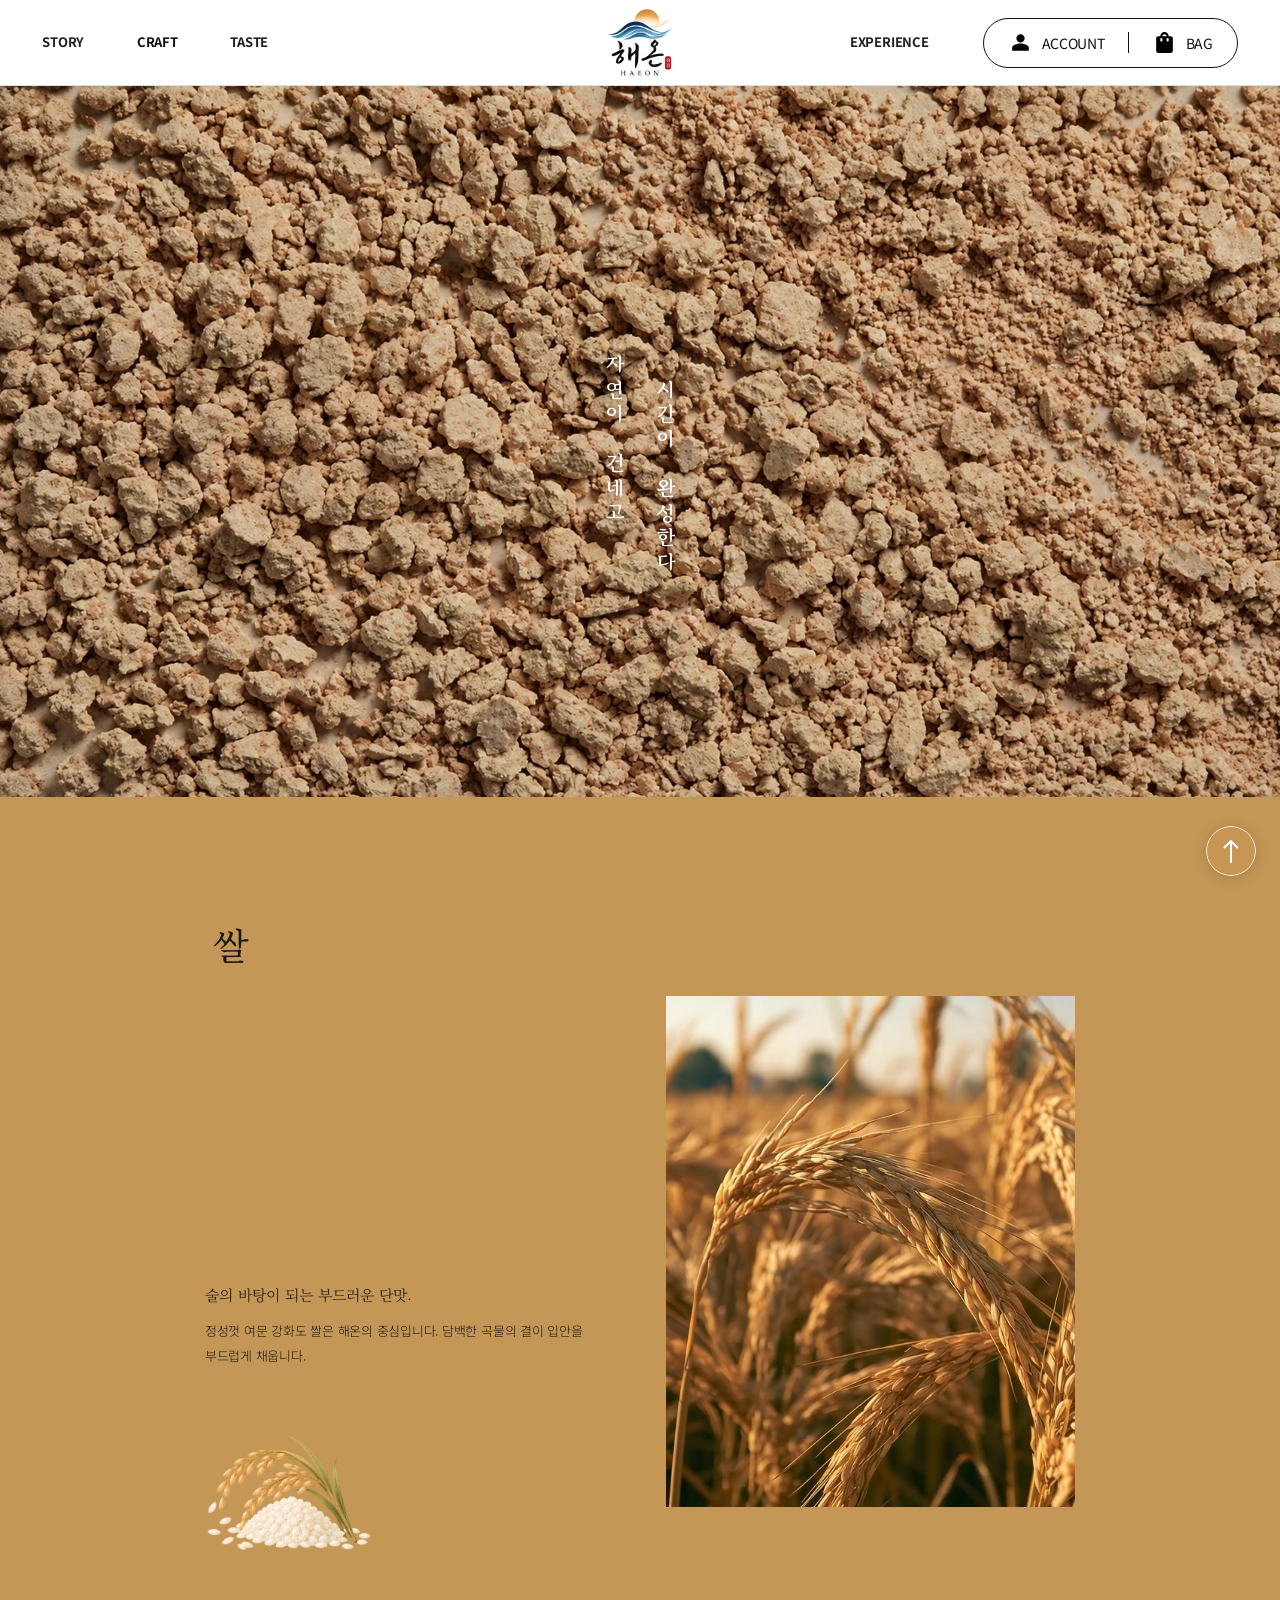
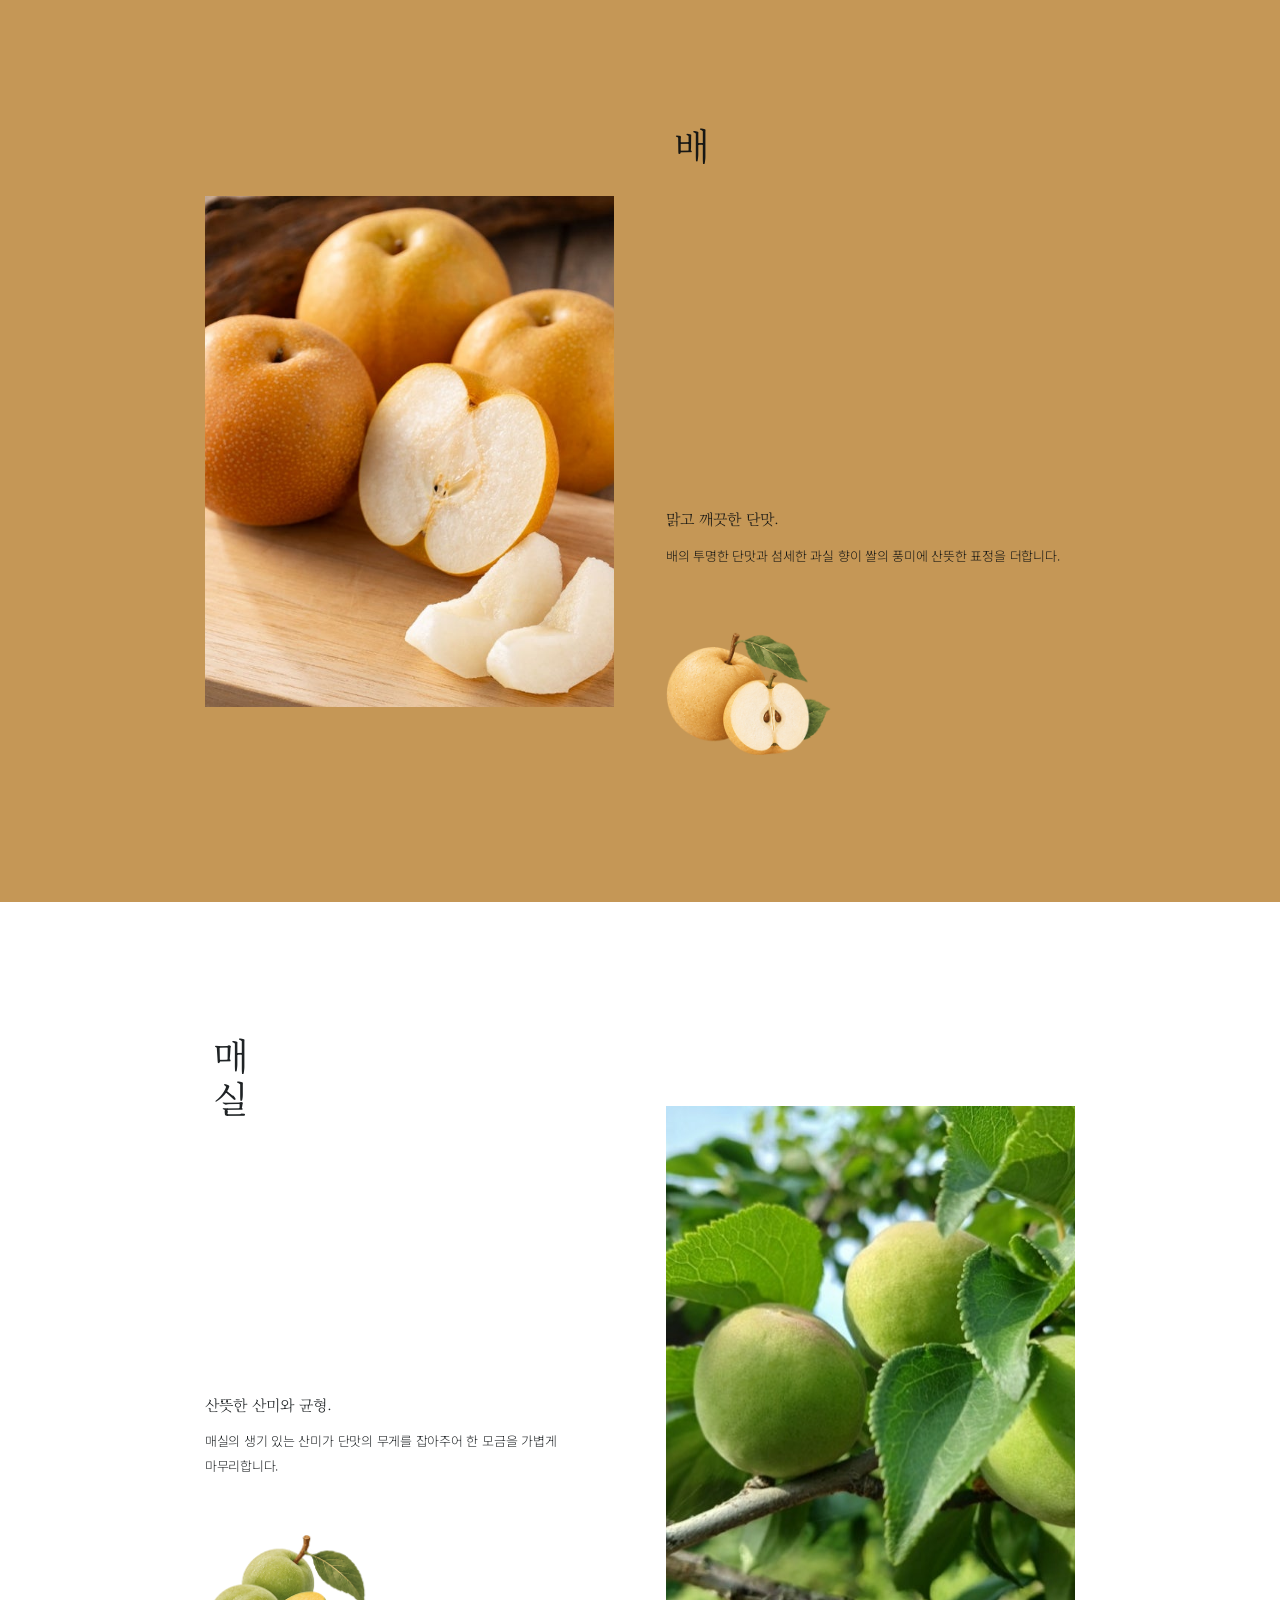
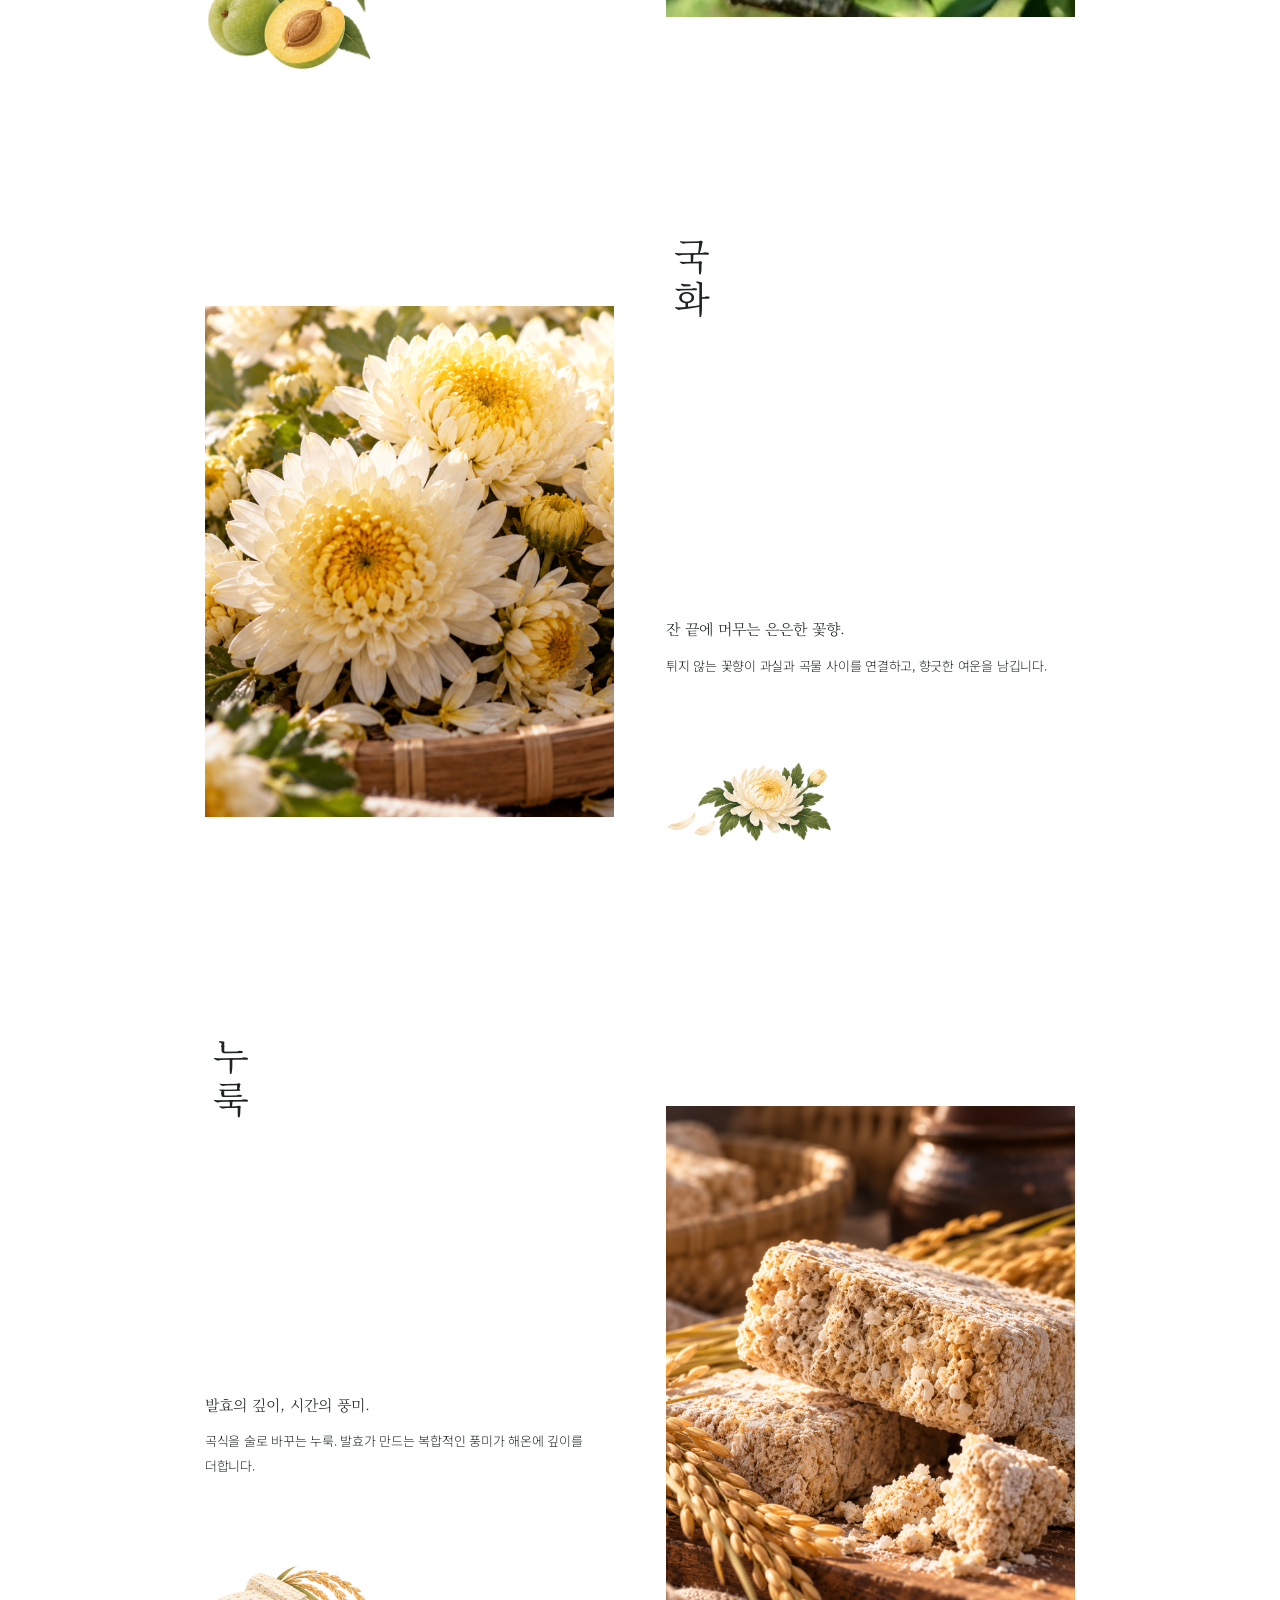
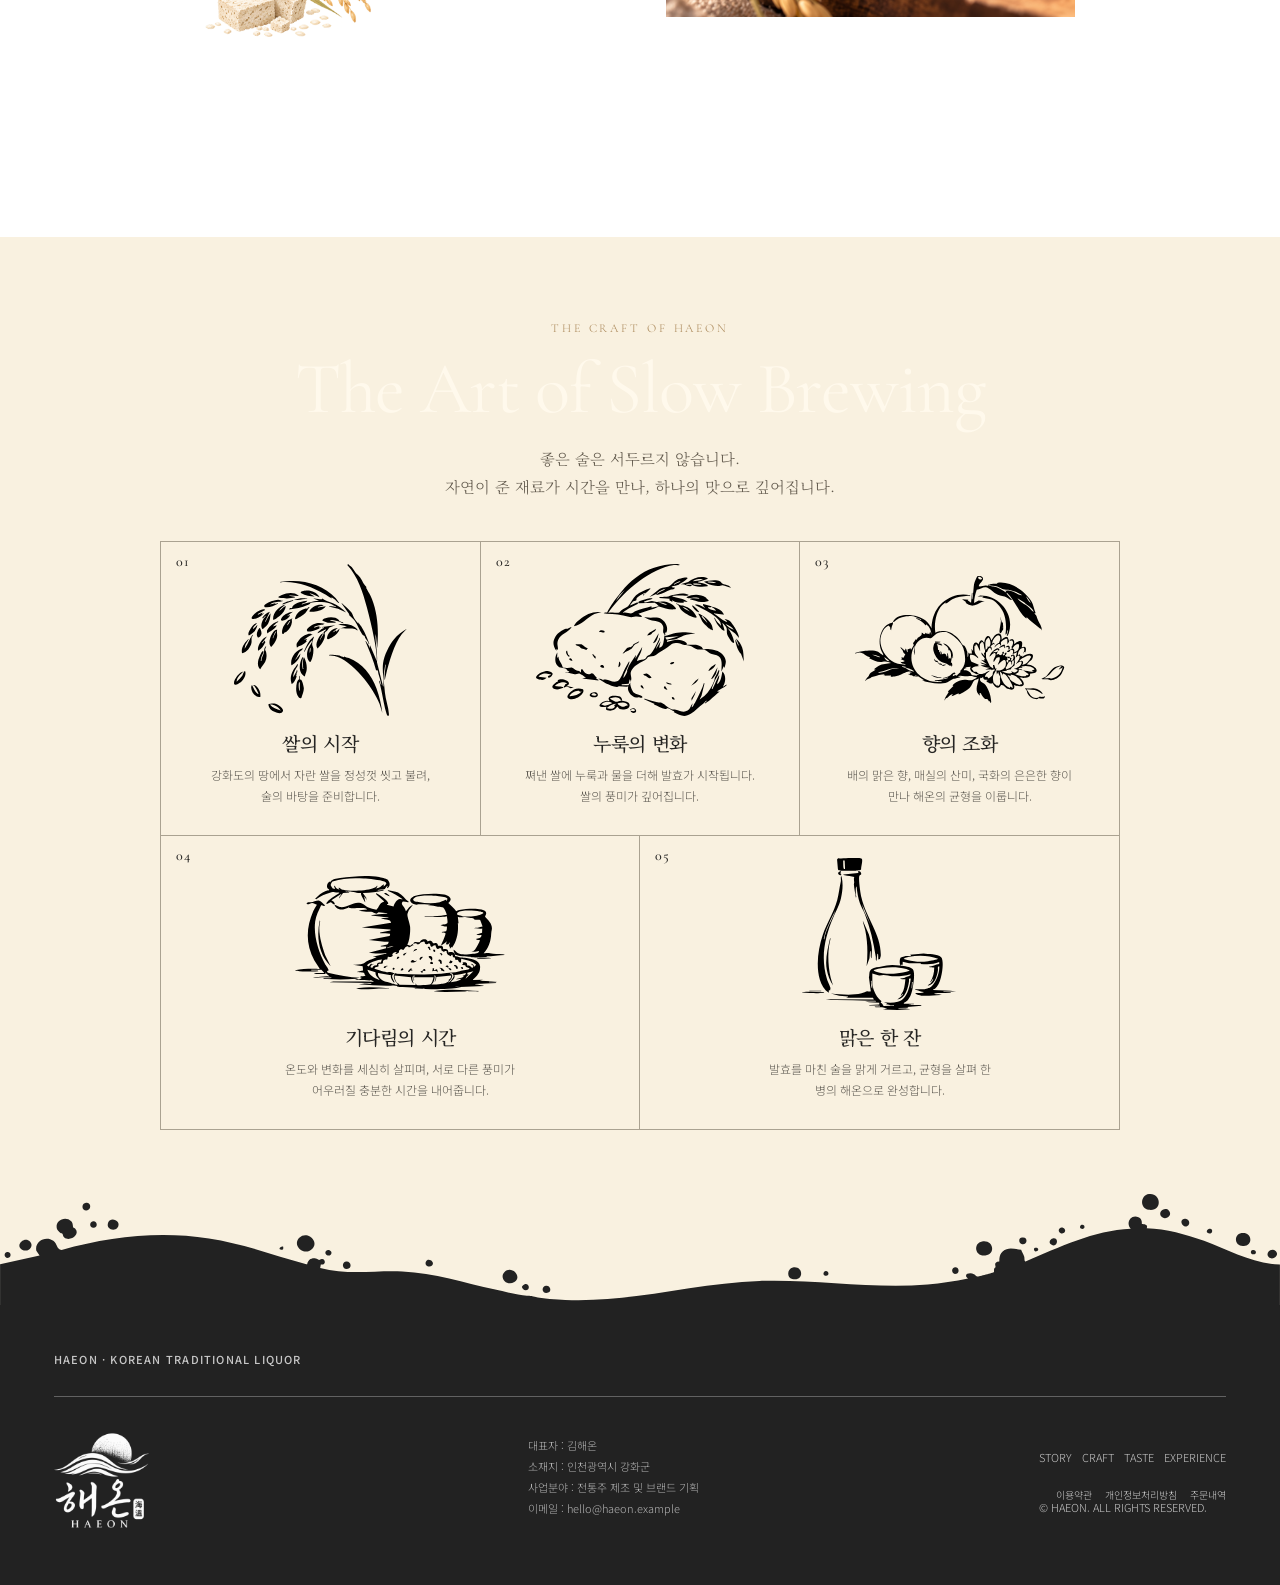
<file: craft.html>
<!DOCTYPE html>
<html lang="ko"><head><meta charset="UTF-8"><meta name="viewport" content="width=device-width, initial-scale=1"><meta name="theme-color" content="#18324a"><meta name="description" content="바람이 키우고, 시간이 빚다. 프리미엄 한국 약주 해온 HAEON의 브랜드 이야기, 재료, 풍미와 컬렉션."><title>재료와 주조 과정 | 해온 HAEON</title><link rel="icon" href="assets/favicon.svg" type="image/svg+xml"><link rel="preconnect" href="https://fonts.googleapis.com"><link rel="preconnect" href="https://fonts.gstatic.com" crossorigin><link href="https://fonts.googleapis.com/css2?family=Cormorant+Garamond:wght@400;500;600&family=Noto+Sans+KR:wght@300;400;500&family=Noto+Serif+KR:wght@400;500;600&display=swap" rel="stylesheet"><link rel="stylesheet" href="https://fonts.googleapis.com/css2?family=Gowun+Batang:wght@400;700&display=swap"><link rel="stylesheet" href="css/style.css"><script src="js/main.js" defer></script><link rel="stylesheet" href="css/header.css"><link rel="stylesheet" href="css/footer.css?v=haeon-wave-final-2"><link rel="stylesheet" href="css/craft-layout.css?v=title-bold-select-1019"><link rel="stylesheet" href="css/commerce.css?v=align-center-20261019"><script src="js/commerce.js" defer></script></head>
<body data-page="craft"><a class="skip-link" href="#main">본문으로 바로가기</a>
<header class="site-header minimal-header"><nav class="header-nav" aria-label="브랜드 메뉴"><div class="story-menu"><a class="story-menu__trigger" href="brand.html" aria-haspopup="true" aria-expanded="false" aria-controls="story-submenu">STORY</a><div class="story-menu__dropdown" id="story-submenu" aria-label="STORY 하위 메뉴"><a href="brand.html">STORY</a><a href="brand-detail.html">CI</a></div></div><a href="craft.html" aria-current="page">CRAFT</a><a href="taste.html">TASTE</a></nav><a class="header-logo" href="index.html" aria-label="해온 HAEON 홈"><img src="assets/images/haeon-logo.png" alt="해온 HAEON" width="180" height="188"></a><nav class="header-experience" aria-label="구매 메뉴"><a href="shop.html">EXPERIENCE</a></nav><div class="haeon-shop-actions" aria-label="계정 및 장바구니">
    <a class="haeon-account-link" href="account.html" aria-label="회원가입 및 계정"><img class="haeon-action-icon" src="assets/images/ACCOUNT%201.svg" alt="" width="25" height="25"><span class="haeon-action-label">ACCOUNT</span></a>
    <span class="haeon-shop-actions__divider" aria-hidden="true"></span>
    <button class="haeon-cart-trigger" type="button" data-cart-open aria-label="장바구니 열기"><img class="haeon-action-icon" src="assets/images/BAG%201.svg" alt="" width="25" height="25"><span class="haeon-action-label">BAG</span></button>
  </div></header>

<main id="main" class="craft-main">
  <!-- 01 / Intro: original-color rice-grain video with vertical editorial headline. -->
  <section class="craft-intro" aria-labelledby="craft-intro-title">
    <video class="craft-intro__texture" autoplay muted loop playsinline preload="metadata" poster="assets/images/craft/craft_main_color_poster.jpg" aria-hidden="true" tabindex="-1"><source src="assets/images/craft/CRAFT_MAIN_color_web.mp4" type="video/mp4"></video>
    <div class="craft-intro__shade" aria-hidden="true"></div>
    <div class="craft-intro__copy">
      <p class="craft-intro__vertical" aria-hidden="true">자연이 건네고</p>
      <h1 id="craft-intro-title">&nbsp;&nbsp;&nbsp;시간이 완성한다</h1>
    </div>
  </section>

  <!-- 02 / Ingredient gallery: reserved image rectangles remain intentionally empty. -->
  <section class="craft-ingredients craft-ingredients--gold" id="content" aria-label="해온의 재료: 쌀과 배">
    <div class="craft-ingredients__inner">
      <article class="craft-ingredient craft-ingredient--image-right" aria-labelledby="craft-rice-title">
        <div class="craft-ingredient__copy">
          <span class="craft-ingredient__label">01 / GANGHWA RICE</span>
          <h2 id="craft-rice-title">쌀</h2>
          <p class="craft-ingredient__lead">술의 바탕이 되는 부드러운 단맛.</p>
          <p class="craft-ingredient__description">정성껏 여문 강화도 쌀은 해온의 중심입니다. 담백한 곡물의 결이 입안을 부드럽게 채웁니다.</p>
          <img class="ingredient-mini-icon" src="assets/images/craft/rice.png" alt="쌀 아이콘">
        </div>
        <video class="craft-ingredient__image craft-ingredient__image--soft craft-ingredient__video" autoplay muted loop playsinline preload="metadata" poster="assets/images/craft/rice_field_poster.jpg" aria-label="햇빛 속에서 바람에 흔들리는 황금빛 벼 이삭 영상">
          <source src="assets/images/craft/rice_field_video.mp4" type="video/mp4">
          브라우저가 영상을 지원하지 않습니다.
        </video>
      </article>
      <article class="craft-ingredient craft-ingredient--image-left" aria-labelledby="craft-pear-title">
        <div class="craft-ingredient__copy">
          <span class="craft-ingredient__label">02 / PEAR</span>
          <h2 id="craft-pear-title">배</h2>
          <p class="craft-ingredient__lead">맑고 깨끗한 단맛.</p>
          <p class="craft-ingredient__description">배의 투명한 단맛과 섬세한 과실 향이 쌀의 풍미에 산뜻한 표정을 더합니다.</p>
          <img class="ingredient-mini-icon" src="assets/images/craft/pear.png" alt="배 아이콘">
        </div>
        <img class="craft-ingredient__image craft-ingredient__image--soft" src="assets/images/craft/pear_main.png" alt="배 사진">
      </article>
    </div>
  </section>

  <section class="craft-ingredients craft-ingredients--light" aria-label="해온의 재료: 매실, 국화, 누룩">
    <div class="craft-ingredients__inner">
      <article class="craft-ingredient craft-ingredient--image-right" aria-labelledby="craft-plum-title">
        <div class="craft-ingredient__copy">
          <span class="craft-ingredient__label">03 / GREEN PLUM</span>
          <h2 id="craft-plum-title">매실</h2>
          <p class="craft-ingredient__lead">산뜻한 산미와 균형.</p>
          <p class="craft-ingredient__description">매실의 생기 있는 산미가 단맛의 무게를 잡아주어 한 모금을 가볍게 마무리합니다.</p>
          <img class="ingredient-mini-icon" src="assets/images/craft/plum.png" alt="매실 아이콘">
        </div>
        <img class="craft-ingredient__image craft-ingredient__image--soft" src="assets/images/craft/plum_main.png" alt="매실 사진">
      </article>
      <article class="craft-ingredient craft-ingredient--image-left" aria-labelledby="craft-flower-title">
        <div class="craft-ingredient__copy">
          <span class="craft-ingredient__label">04 / CHRYSANTHEMUM</span>
          <h2 id="craft-flower-title">국화</h2>
          <p class="craft-ingredient__lead">잔 끝에 머무는 은은한 꽃향.</p>
          <p class="craft-ingredient__description">튀지 않는 꽃향이 과실과 곡물 사이를 연결하고, 향긋한 여운을 남깁니다.</p>
          <img class="ingredient-mini-icon" src="assets/images/craft/gukhwa.png" alt="국화 아이콘">
        </div>
        <img class="craft-ingredient__image craft-ingredient__image--soft" src="assets/images/craft/gukhwa_main.png" alt="국화 사진">
      </article>
      <article class="craft-ingredient craft-ingredient--image-right" aria-labelledby="craft-nuruk-title">
        <div class="craft-ingredient__copy">
          <span class="craft-ingredient__label">05 / NURUK</span>
          <h2 id="craft-nuruk-title">누룩</h2>
          <p class="craft-ingredient__lead">발효의 깊이, 시간의 풍미.</p>
          <p class="craft-ingredient__description">곡식을 술로 바꾸는 누룩. 발효가 만드는 복합적인 풍미가 해온에 깊이를 더합니다.</p>
          <img class="ingredient-mini-icon" src="assets/images/craft/nuruk.png" alt="누룩 아이콘">
        </div>
        <img class="craft-ingredient__image craft-ingredient__image--soft" src="assets/images/craft/nuruk_main.png" alt="누룩 사진">
      </article>
    </div>
  </section>

  <!-- 03 / Slow brewing: three cells above, two cells below. Visual boxes remain blank. -->
  <section class="craft-process" aria-labelledby="craft-process-title">
    <div class="craft-process__inner">
      <div class="craft-process__heading">
        <p class="craft-process__eyebrow">THE CRAFT OF HAEON</p>
        <h2 id="craft-process-title">The Art of Slow Brewing</h2>
        <p>좋은 술은 서두르지 않습니다.<br>자연이 준 재료가 시간을 만나, 하나의 맛으로 깊어집니다.</p>
      </div>
      <ol class="craft-process__grid" aria-label="해온의 다섯 가지 주조 이야기">
        <li class="craft-process__step">
          <span class="craft-process__num">01</span>
        <img class="craft-process__visual" src="assets/images/craft/TASTE_01_ill.svg" alt="">
          <h3>쌀의 시작</h3>
          <p>강화도의 땅에서 자란 쌀을 정성껏 씻고 불려, 술의 바탕을 준비합니다.</p>
        </li>
        <li class="craft-process__step">
          <span class="craft-process__num">02</span>
        <img class="craft-process__visual" src="assets/images/craft/TASTE_02_ill.svg" alt="">
          <h3>누룩의 변화</h3>
          <p>쪄낸 쌀에 누룩과 물을 더해 발효가 시작됩니다. 쌀의 풍미가 깊어집니다.</p>
        </li>
        <li class="craft-process__step">
          <span class="craft-process__num">03</span>
        <img class="craft-process__visual" src="assets/images/craft/TASTE_03_ill.svg" alt="">
          <h3>향의 조화</h3>
          <p>배의 맑은 향, 매실의 산미, 국화의 은은한 향이 만나 해온의 균형을 이룹니다.</p>
        </li>
        <li class="craft-process__step">
          <span class="craft-process__num">04</span>
        <img class="craft-process__visual" src="assets/images/craft/TASTE_04_ill.svg" alt="">
          <h3>기다림의 시간</h3>
          <p>온도와 변화를 세심히 살피며, 서로 다른 풍미가 어우러질 충분한 시간을 내어줍니다.</p>
        </li>
        <li class="craft-process__step">
          <span class="craft-process__num">05</span>
        <img class="craft-process__visual" src="assets/images/craft/TASTE_05_ill.svg" alt="">
          <h3>맑은 한 잔</h3>
          <p>발효를 마친 술을 맑게 거르고, 균형을 살펴 한 병의 해온으로 완성합니다.</p>
        </li>
      </ol>
    </div>
  </section>
</main>
<footer class="site-footer brand-footer">
  <div class="brand-footer__top">
    <p class="brand-footer__caption">HAEON · KOREAN TRADITIONAL LIQUOR</p>
    
  </div>
  <div class="brand-footer__body">
    <a class="brand-footer__logo" href="index.html" aria-label="해온 HAEON 홈"><img src="assets/images/haeon-logo-white.png" alt="해온 HAEON" width="276" height="293" loading="lazy" decoding="async"></a>
    <div class="brand-footer__message"><p>대표자 : 김해온</p><p>소재지 : 인천광역시 강화군</p><p>사업분야 : 전통주 제조 및 브랜드 기획</p><p>이메일 : hello@haeon.example</p></div>
    <div class="brand-footer__right">
      <nav class="brand-footer__nav" aria-label="하단 메뉴"><a href="brand.html">STORY</a><a href="craft.html">CRAFT</a><a href="taste.html">TASTE</a><a href="shop.html">EXPERIENCE</a></nav>
      <div class="haeon-legal-links"><a href="terms.html">이용약관</a><a href="privacy.html">개인정보처리방침</a><a href="orders.html">주문내역</a></div><p class="brand-footer__copyright">© HAEON. ALL RIGHTS RESERVED.</p>
    </div>
  </div>
</footer>
<div class="toast" role="status" aria-live="polite"></div>
<a class="haeon-to-top" href="#" aria-label="페이지 맨 위로 이동" title="맨 위로 이동"></a>
</body></html>
</file>
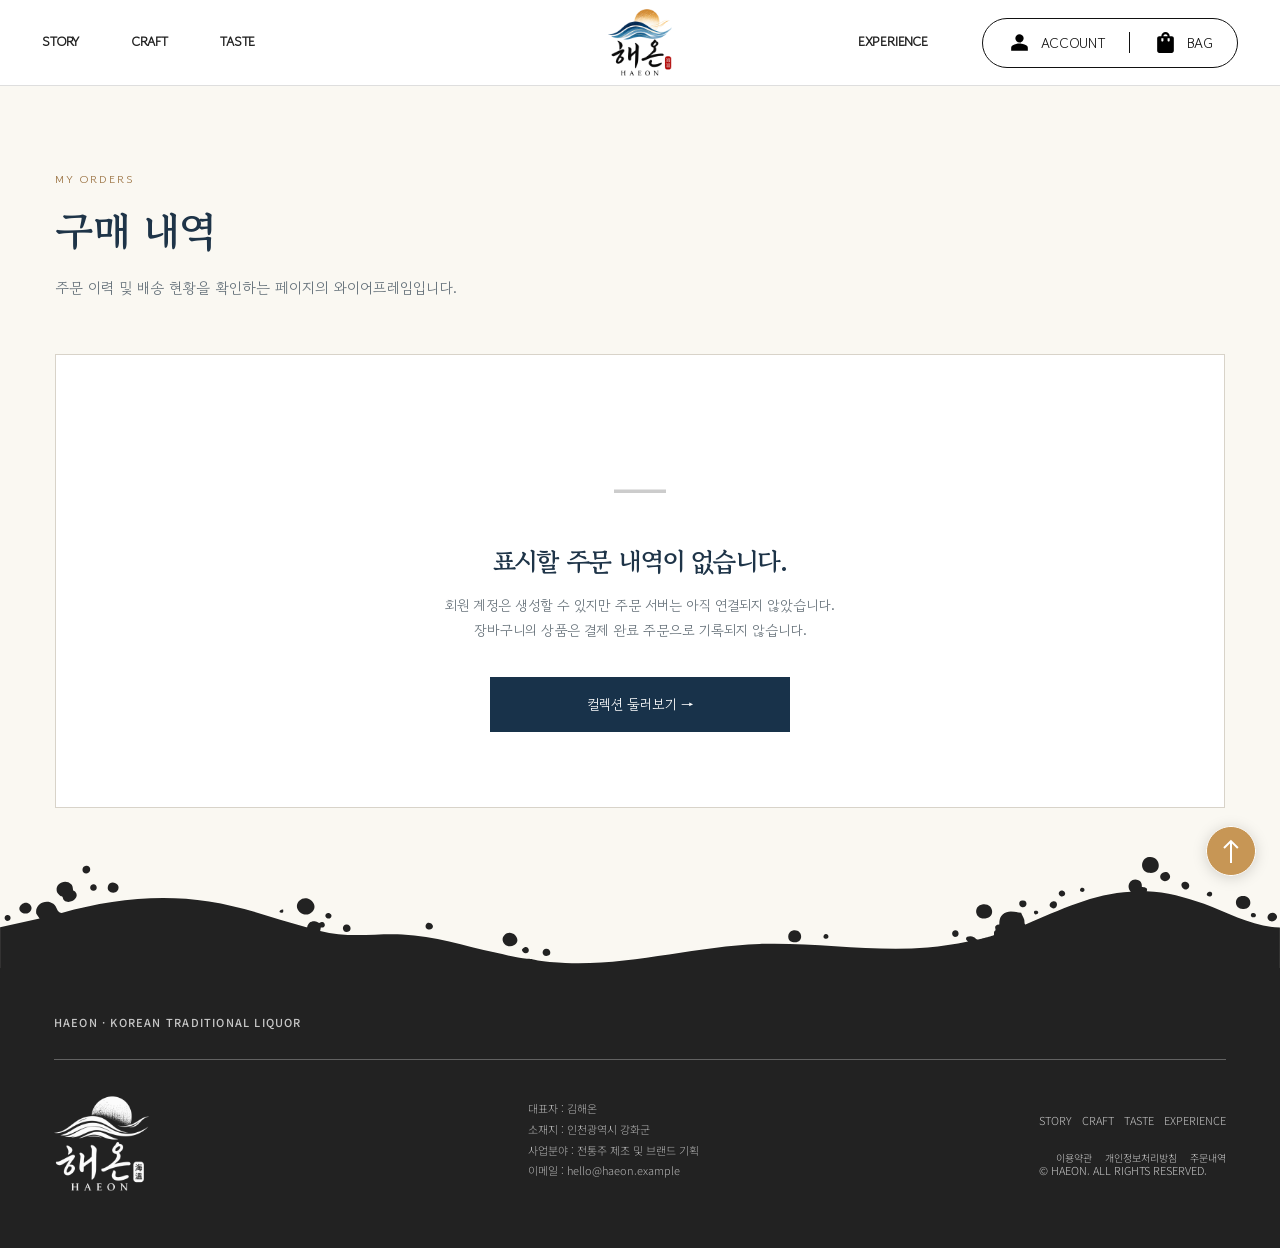
<file: orders.html>
<!DOCTYPE html><html lang="ko"><head><title>구매 내역 | 해온 HAEON</title><meta charset="UTF-8"><meta name="viewport" content="width=device-width, initial-scale=1"><meta name="theme-color" content="#18324a"><meta name="description" content="해온 HAEON 회원가입과 로그인 서비스를 제공하며 실제 주문 및 결제는 아직 진행되지 않습니다."><link rel="icon" href="assets/favicon.svg" type="image/svg+xml"><link rel="preconnect" href="https://fonts.googleapis.com"><link rel="preconnect" href="https://fonts.gstatic.com" crossorigin><link href="https://fonts.googleapis.com/css2?family=Cormorant+Garamond:wght@400;500;600&family=Gowun+Batang:wght@400;700&family=Gowun+Dodum&family=Noto+Sans+KR:wght@300;400;500&display=swap" rel="stylesheet"><link rel="stylesheet" href="css/style.css"><link rel="stylesheet" href="css/header.css"><link rel="stylesheet" href="css/footer.css"><link rel="stylesheet" href="css/commerce.css?v=align-center-20261019"><script src="js/main.js" defer></script><script src="js/commerce.js" defer></script></head><body data-page="orders"><a class="skip-link" href="#main">본문으로 바로가기</a><header class="site-header minimal-header"><nav class="header-nav" aria-label="브랜드 메뉴"><div class="story-menu"><a class="story-menu__trigger" href="brand.html" aria-haspopup="true" aria-expanded="false" aria-controls="story-submenu">STORY</a><div class="story-menu__dropdown" id="story-submenu" aria-label="STORY 하위 메뉴"><a href="brand.html">STORY</a><a href="brand-detail.html">CI</a></div></div><a href="craft.html">CRAFT</a><a href="taste.html">TASTE</a></nav><a class="header-logo" href="index.html" aria-label="해온 HAEON 홈"><img src="assets/images/haeon-logo.png" alt="해온 HAEON" width="180" height="188"></a><nav class="header-experience" aria-label="구매 메뉴"><a href="shop.html">EXPERIENCE</a></nav><div class="haeon-shop-actions" aria-label="계정 및 장바구니">
    <a class="haeon-account-link" href="account.html" aria-label="회원가입 및 계정"><img class="haeon-action-icon" src="assets/images/ACCOUNT%201.svg" alt="" width="25" height="25"><span class="haeon-action-label">ACCOUNT</span></a>
    <span class="haeon-shop-actions__divider" aria-hidden="true"></span>
    <button class="haeon-cart-trigger" type="button" data-cart-open aria-label="장바구니 열기"><img class="haeon-action-icon" src="assets/images/BAG%201.svg" alt="" width="25" height="25"><span class="haeon-action-label">BAG</span></button>
  </div></header><main id="main" class="commerce-main"><div class="commerce-shell commerce-narrow"><div class="commerce-page-header"><p class="commerce-eyebrow">MY ORDERS</p><h1>구매 내역</h1><p>주문 이력 및 배송 현황을 확인하는 페이지의 와이어프레임입니다.</p></div><div class="commerce-empty-orders"><div aria-hidden="true">—</div><h2>표시할 주문 내역이 없습니다.</h2><p>회원 계정은 생성할 수 있지만 주문 서버는 아직 연결되지 않았습니다.<br>장바구니의 상품은 결제 완료 주문으로 기록되지 않습니다.</p><a href="shop.html" class="commerce-primary commerce-link-button">컬렉션 둘러보기 →</a></div></div></main><footer class="site-footer brand-footer">
  <div class="brand-footer__top"><p class="brand-footer__caption">HAEON · KOREAN TRADITIONAL LIQUOR</p></div>
  <div class="brand-footer__body"><a class="brand-footer__logo" href="index.html" aria-label="해온 HAEON 홈"><img src="assets/images/haeon-logo-white.png" alt="해온 HAEON" width="276" height="293"></a><div class="brand-footer__message"><p>대표자 : 김해온</p><p>소재지 : 인천광역시 강화군</p><p>사업분야 : 전통주 제조 및 브랜드 기획</p><p>이메일 : hello@haeon.example</p></div><div class="brand-footer__right"><nav class="brand-footer__nav" aria-label="하단 메뉴"><a href="brand.html">STORY</a><a href="craft.html">CRAFT</a><a href="taste.html">TASTE</a><a href="shop.html">EXPERIENCE</a></nav><div class="haeon-legal-links"><a href="terms.html">이용약관</a><a href="privacy.html">개인정보처리방침</a><a href="orders.html">주문내역</a></div><p class="brand-footer__copyright">© HAEON. ALL RIGHTS RESERVED.</p></div></div>
</footer><div class="toast" role="status" aria-live="polite"></div>
<a class="haeon-to-top" href="#" aria-label="페이지 맨 위로 이동" title="맨 위로 이동"></a>
</body></html>
</file>
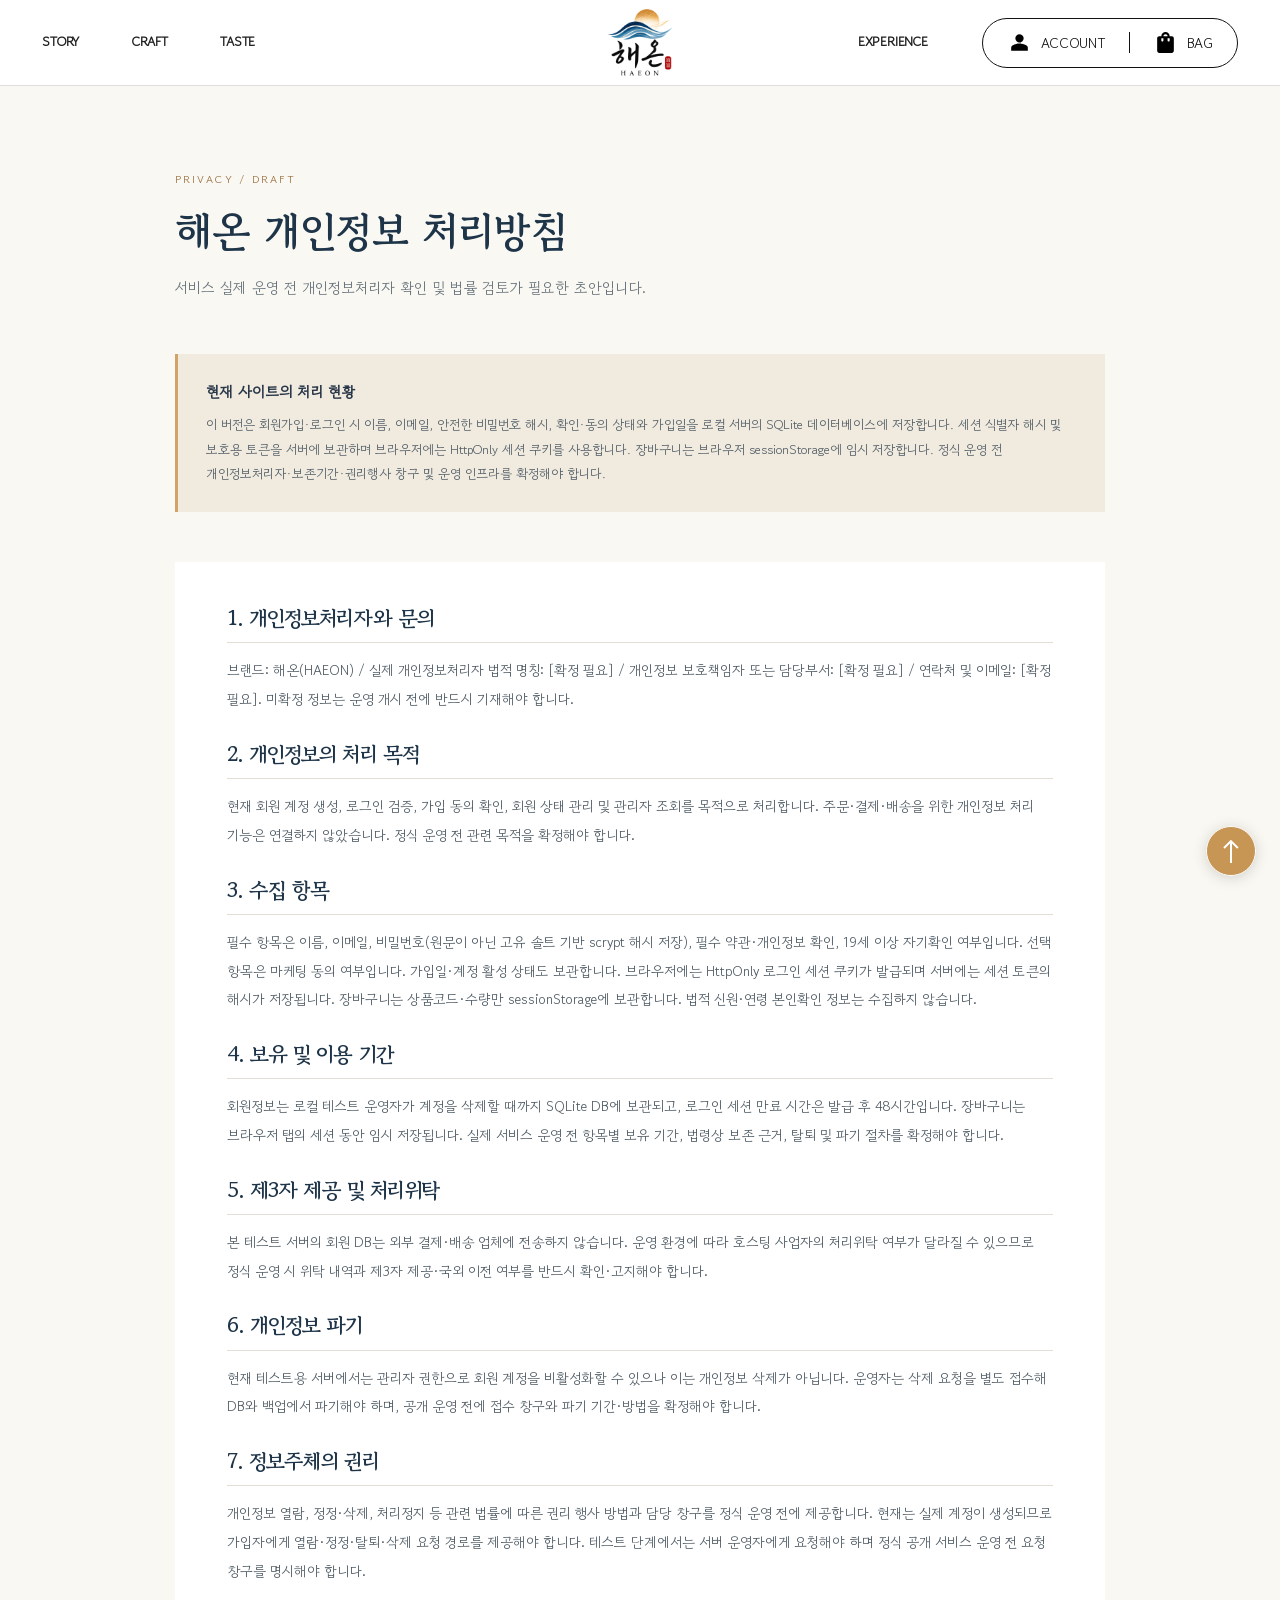
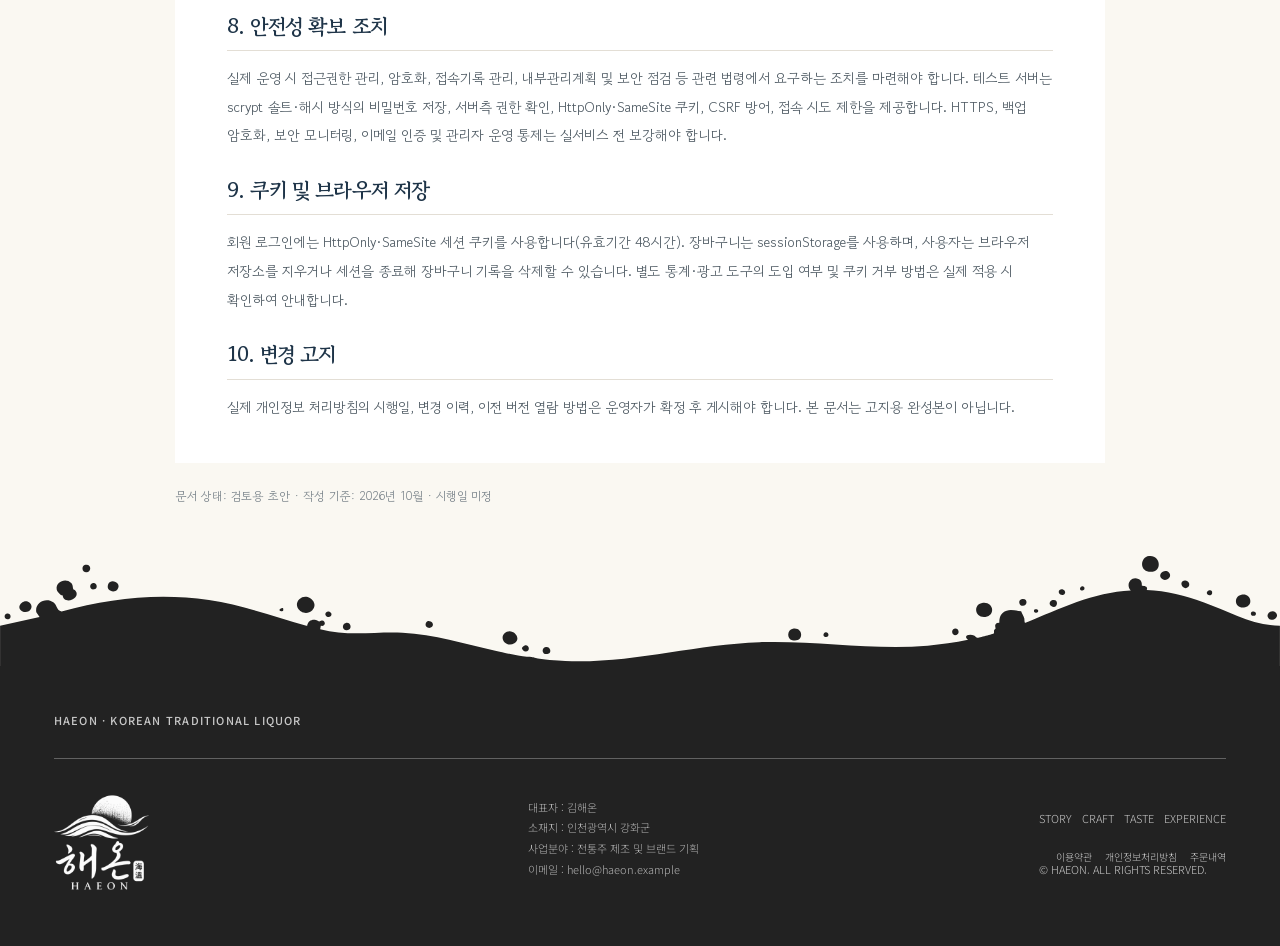
<file: privacy.html>
<!DOCTYPE html><html lang="ko"><head><title>개인정보 처리방침 초안 | 해온 HAEON</title><meta charset="UTF-8"><meta name="viewport" content="width=device-width, initial-scale=1"><meta name="theme-color" content="#18324a"><meta name="description" content="해온 HAEON 회원가입과 로그인 서비스를 제공하며 실제 주문 및 결제는 아직 진행되지 않습니다."><link rel="icon" href="assets/favicon.svg" type="image/svg+xml"><link rel="preconnect" href="https://fonts.googleapis.com"><link rel="preconnect" href="https://fonts.gstatic.com" crossorigin><link href="https://fonts.googleapis.com/css2?family=Cormorant+Garamond:wght@400;500;600&family=Gowun+Batang:wght@400;700&family=Gowun+Dodum&family=Noto+Sans+KR:wght@300;400;500&display=swap" rel="stylesheet"><link rel="stylesheet" href="css/style.css"><link rel="stylesheet" href="css/header.css"><link rel="stylesheet" href="css/footer.css"><link rel="stylesheet" href="css/commerce.css?v=align-center-20261019"><script src="js/main.js" defer></script><script src="js/commerce.js" defer></script></head><body data-page="privacy"><a class="skip-link" href="#main">본문으로 바로가기</a><header class="site-header minimal-header"><nav class="header-nav" aria-label="브랜드 메뉴"><div class="story-menu"><a class="story-menu__trigger" href="brand.html" aria-haspopup="true" aria-expanded="false" aria-controls="story-submenu">STORY</a><div class="story-menu__dropdown" id="story-submenu" aria-label="STORY 하위 메뉴"><a href="brand.html">STORY</a><a href="brand-detail.html">CI</a></div></div><a href="craft.html">CRAFT</a><a href="taste.html">TASTE</a></nav><a class="header-logo" href="index.html" aria-label="해온 HAEON 홈"><img src="assets/images/haeon-logo.png" alt="해온 HAEON" width="180" height="188"></a><nav class="header-experience" aria-label="구매 메뉴"><a href="shop.html">EXPERIENCE</a></nav><div class="haeon-shop-actions" aria-label="계정 및 장바구니">
    <a class="haeon-account-link" href="account.html" aria-label="회원가입 및 계정"><img class="haeon-action-icon" src="assets/images/ACCOUNT%201.svg" alt="" width="25" height="25"><span class="haeon-action-label">ACCOUNT</span></a>
    <span class="haeon-shop-actions__divider" aria-hidden="true"></span>
    <button class="haeon-cart-trigger" type="button" data-cart-open aria-label="장바구니 열기"><img class="haeon-action-icon" src="assets/images/BAG%201.svg" alt="" width="25" height="25"><span class="haeon-action-label">BAG</span></button>
  </div></header><main id="main" class="commerce-main"><div class="commerce-shell commerce-legal"><div class="commerce-page-header"><p class="commerce-eyebrow">PRIVACY / DRAFT</p><h1>해온 개인정보 처리방침</h1><p>서비스 실제 운영 전 개인정보처리자 확인 및 법률 검토가 필요한 초안입니다.</p></div><div class="commerce-policy-note"><strong>현재 사이트의 처리 현황</strong><p>이 버전은 회원가입·로그인 시 이름, 이메일, 안전한 비밀번호 해시, 확인·동의 상태와 가입일을 로컬 서버의 SQLite 데이터베이스에 저장합니다. 세션 식별자 해시 및 보호용 토큰을 서버에 보관하며 브라우저에는 HttpOnly 세션 쿠키를 사용합니다. 장바구니는 브라우저 sessionStorage에 임시 저장합니다. 정식 운영 전 개인정보처리자·보존기간·권리행사 창구 및 운영 인프라를 확정해야 합니다.</p></div><article class="commerce-legal-document">
<h2>1. 개인정보처리자와 문의</h2><p>브랜드: 해온(HAEON) / 실제 개인정보처리자 법적 명칭: [확정 필요] / 개인정보 보호책임자 또는 담당부서: [확정 필요] / 연락처 및 이메일: [확정 필요]. 미확정 정보는 운영 개시 전에 반드시 기재해야 합니다.</p>
<h2>2. 개인정보의 처리 목적</h2><p>현재 회원 계정 생성, 로그인 검증, 가입 동의 확인, 회원 상태 관리 및 관리자 조회를 목적으로 처리합니다. 주문·결제·배송을 위한 개인정보 처리 기능은 연결하지 않았습니다. 정식 운영 전 관련 목적을 확정해야 합니다.</p>
<h2>3. 수집 항목</h2><p>필수 항목은 이름, 이메일, 비밀번호(원문이 아닌 고유 솔트 기반 scrypt 해시 저장), 필수 약관·개인정보 확인, 19세 이상 자기확인 여부입니다. 선택 항목은 마케팅 동의 여부입니다. 가입일·계정 활성 상태도 보관합니다. 브라우저에는 HttpOnly 로그인 세션 쿠키가 발급되며 서버에는 세션 토큰의 해시가 저장됩니다. 장바구니는 상품코드·수량만 sessionStorage에 보관합니다. 법적 신원·연령 본인확인 정보는 수집하지 않습니다.</p>
<h2>4. 보유 및 이용 기간</h2><p>회원정보는 로컬 테스트 운영자가 계정을 삭제할 때까지 SQLite DB에 보관되고, 로그인 세션 만료 시간은 발급 후 48시간입니다. 장바구니는 브라우저 탭의 세션 동안 임시 저장됩니다. 실제 서비스 운영 전 항목별 보유 기간, 법령상 보존 근거, 탈퇴 및 파기 절차를 확정해야 합니다.</p>
<h2>5. 제3자 제공 및 처리위탁</h2><p>본 테스트 서버의 회원 DB는 외부 결제·배송 업체에 전송하지 않습니다. 운영 환경에 따라 호스팅 사업자의 처리위탁 여부가 달라질 수 있으므로 정식 운영 시 위탁 내역과 제3자 제공·국외 이전 여부를 반드시 확인·고지해야 합니다.</p>
<h2>6. 개인정보 파기</h2><p>현재 테스트용 서버에서는 관리자 권한으로 회원 계정을 비활성화할 수 있으나 이는 개인정보 삭제가 아닙니다. 운영자는 삭제 요청을 별도 접수해 DB와 백업에서 파기해야 하며, 공개 운영 전에 접수 창구와 파기 기간·방법을 확정해야 합니다.</p>
<h2>7. 정보주체의 권리</h2><p>개인정보 열람, 정정·삭제, 처리정지 등 관련 법률에 따른 권리 행사 방법과 담당 창구를 정식 운영 전에 제공합니다. 현재는 실제 계정이 생성되므로 가입자에게 열람·정정·탈퇴·삭제 요청 경로를 제공해야 합니다. 테스트 단계에서는 서버 운영자에게 요청해야 하며 정식 공개 서비스 운영 전 요청 창구를 명시해야 합니다.</p>
<h2>8. 안전성 확보 조치</h2><p>실제 운영 시 접근권한 관리, 암호화, 접속기록 관리, 내부관리계획 및 보안 점검 등 관련 법령에서 요구하는 조치를 마련해야 합니다. 테스트 서버는 scrypt 솔트·해시 방식의 비밀번호 저장, 서버측 권한 확인, HttpOnly·SameSite 쿠키, CSRF 방어, 접속 시도 제한을 제공합니다. HTTPS, 백업 암호화, 보안 모니터링, 이메일 인증 및 관리자 운영 통제는 실서비스 전 보강해야 합니다.</p>
<h2>9. 쿠키 및 브라우저 저장</h2><p>회원 로그인에는 HttpOnly·SameSite 세션 쿠키를 사용합니다(유효기간 48시간). 장바구니는 sessionStorage를 사용하며, 사용자는 브라우저 저장소를 지우거나 세션을 종료해 장바구니 기록을 삭제할 수 있습니다. 별도 통계·광고 도구의 도입 여부 및 쿠키 거부 방법은 실제 적용 시 확인하여 안내합니다.</p>
<h2>10. 변경 고지</h2><p>실제 개인정보 처리방침의 시행일, 변경 이력, 이전 버전 열람 방법은 운영자가 확정 후 게시해야 합니다. 본 문서는 고지용 완성본이 아닙니다.</p>
</article><p class="commerce-document-date">문서 상태: 검토용 초안 · 작성 기준: 2026년 10월 · 시행일 미정</p></div></main><footer class="site-footer brand-footer">
  <div class="brand-footer__top"><p class="brand-footer__caption">HAEON · KOREAN TRADITIONAL LIQUOR</p></div>
  <div class="brand-footer__body"><a class="brand-footer__logo" href="index.html" aria-label="해온 HAEON 홈"><img src="assets/images/haeon-logo-white.png" alt="해온 HAEON" width="276" height="293"></a><div class="brand-footer__message"><p>대표자 : 김해온</p><p>소재지 : 인천광역시 강화군</p><p>사업분야 : 전통주 제조 및 브랜드 기획</p><p>이메일 : hello@haeon.example</p></div><div class="brand-footer__right"><nav class="brand-footer__nav" aria-label="하단 메뉴"><a href="brand.html">STORY</a><a href="craft.html">CRAFT</a><a href="taste.html">TASTE</a><a href="shop.html">EXPERIENCE</a></nav><div class="haeon-legal-links"><a href="terms.html">이용약관</a><a href="privacy.html">개인정보처리방침</a><a href="orders.html">주문내역</a></div><p class="brand-footer__copyright">© HAEON. ALL RIGHTS RESERVED.</p></div></div>
</footer><div class="toast" role="status" aria-live="polite"></div>
<a class="haeon-to-top" href="#" aria-label="페이지 맨 위로 이동" title="맨 위로 이동"></a>
</body></html>
</file>
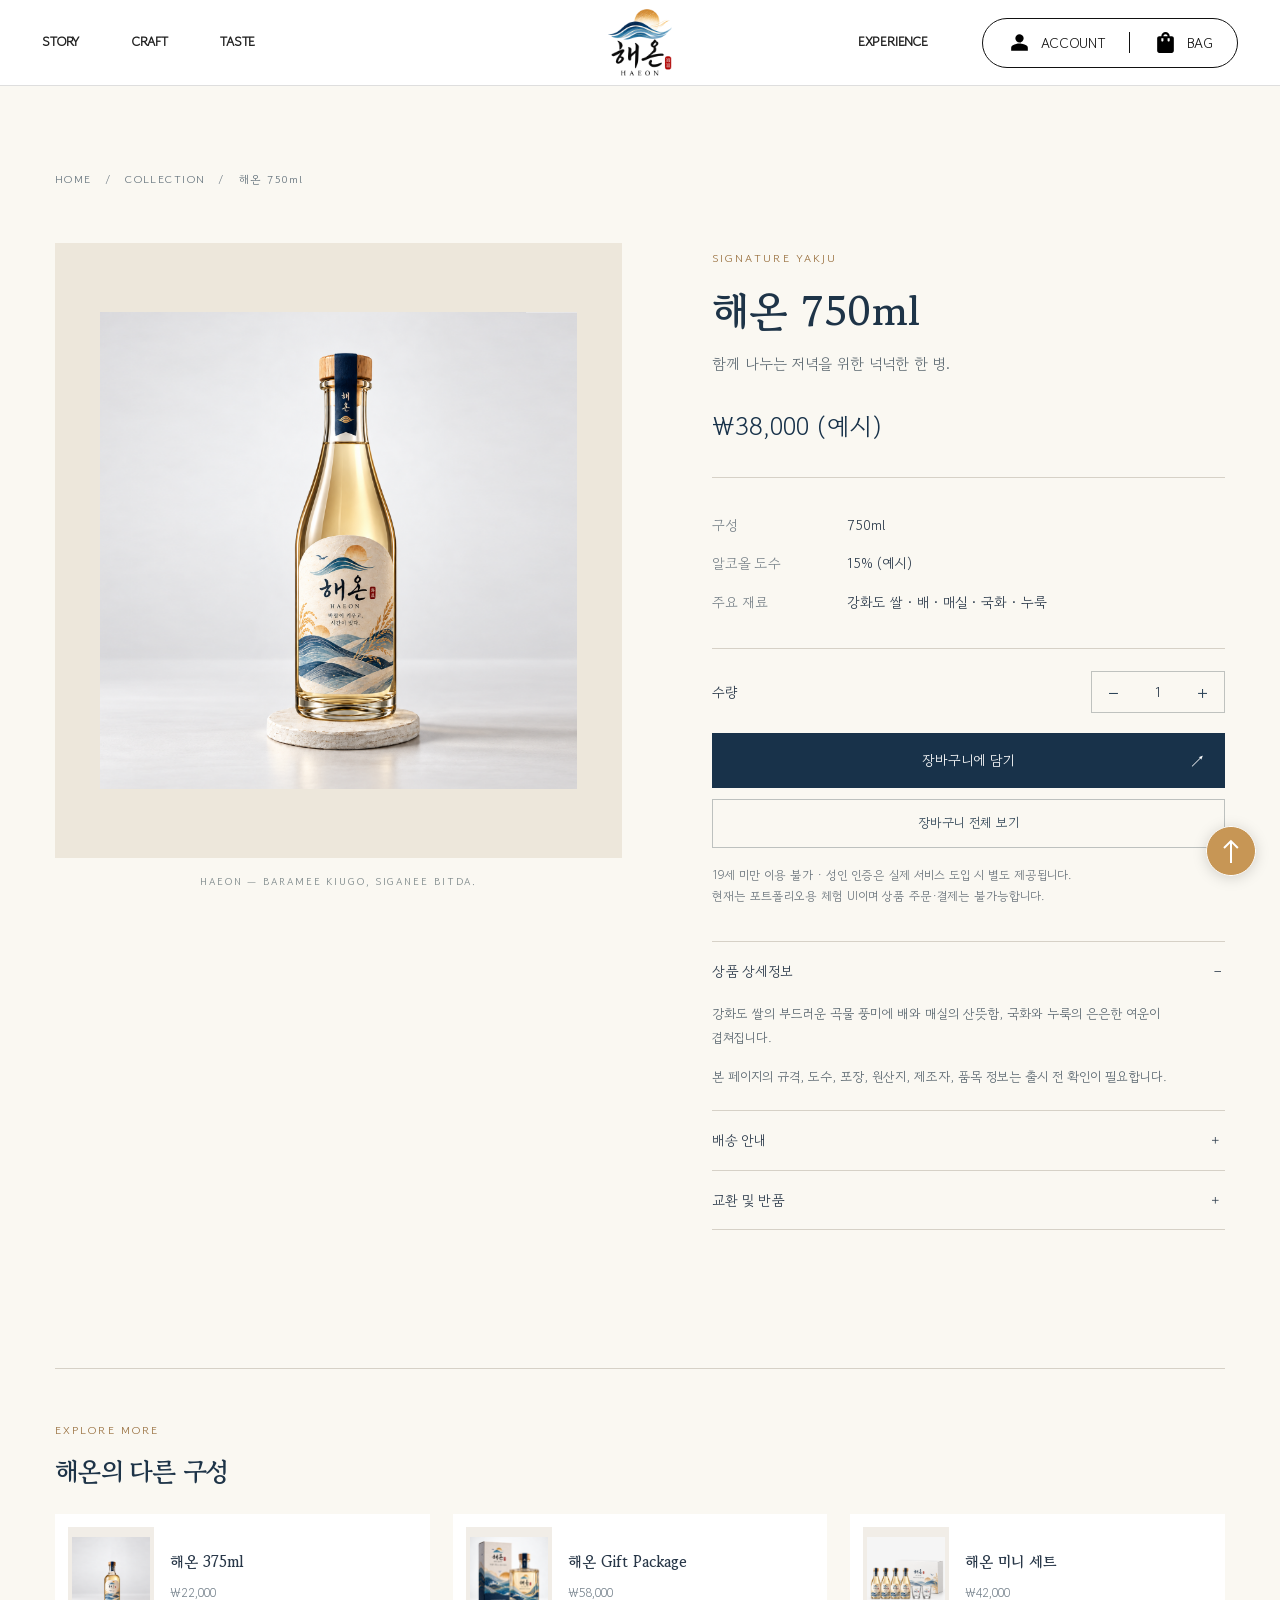
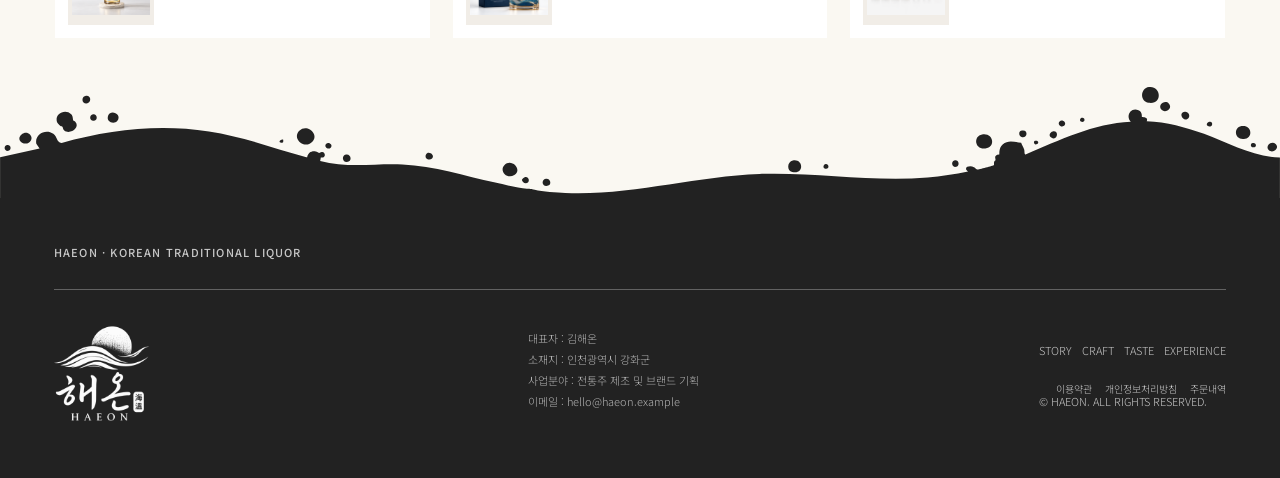
<file: product-detail.html>
<!DOCTYPE html><html lang="ko"><head><title>상품 상세 | 해온 HAEON</title><meta charset="UTF-8"><meta name="viewport" content="width=device-width, initial-scale=1"><meta name="theme-color" content="#18324a"><meta name="description" content="해온 HAEON 회원가입과 로그인 서비스를 제공하며 실제 주문 및 결제는 아직 진행되지 않습니다."><link rel="icon" href="assets/favicon.svg" type="image/svg+xml"><link rel="preconnect" href="https://fonts.googleapis.com"><link rel="preconnect" href="https://fonts.gstatic.com" crossorigin><link href="https://fonts.googleapis.com/css2?family=Cormorant+Garamond:wght@400;500;600&family=Gowun+Batang:wght@400;700&family=Gowun+Dodum&family=Noto+Sans+KR:wght@300;400;500&display=swap" rel="stylesheet"><link rel="stylesheet" href="css/style.css"><link rel="stylesheet" href="css/header.css"><link rel="stylesheet" href="css/footer.css"><link rel="stylesheet" href="css/commerce.css?v=align-center-20261019"><script src="js/main.js" defer></script><script src="js/commerce.js" defer></script></head><body data-page="product-detail"><a class="skip-link" href="#main">본문으로 바로가기</a><header class="site-header minimal-header"><nav class="header-nav" aria-label="브랜드 메뉴"><div class="story-menu"><a class="story-menu__trigger" href="brand.html" aria-haspopup="true" aria-expanded="false" aria-controls="story-submenu">STORY</a><div class="story-menu__dropdown" id="story-submenu" aria-label="STORY 하위 메뉴"><a href="brand.html">STORY</a><a href="brand-detail.html">CI</a></div></div><a href="craft.html">CRAFT</a><a href="taste.html">TASTE</a></nav><a class="header-logo" href="index.html" aria-label="해온 HAEON 홈"><img src="assets/images/haeon-logo.png" alt="해온 HAEON" width="180" height="188"></a><nav class="header-experience" aria-label="구매 메뉴"><a href="shop.html">EXPERIENCE</a></nav><div class="haeon-shop-actions" aria-label="계정 및 장바구니">
    <a class="haeon-account-link" href="account.html" aria-label="회원가입 및 계정"><img class="haeon-action-icon" src="assets/images/ACCOUNT%201.svg" alt="" width="25" height="25"><span class="haeon-action-label">ACCOUNT</span></a>
    <span class="haeon-shop-actions__divider" aria-hidden="true"></span>
    <button class="haeon-cart-trigger" type="button" data-cart-open aria-label="장바구니 열기"><img class="haeon-action-icon" src="assets/images/BAG%201.svg" alt="" width="25" height="25"><span class="haeon-action-label">BAG</span></button>
  </div></header><main id="main" class="commerce-main"><div class="commerce-shell"><nav class="commerce-breadcrumb" aria-label="현재 위치"><a href="index.html">HOME</a><span>/</span><a href="shop.html">COLLECTION</a><span>/</span><span id="product-crumb">DETAIL</span></nav><div class="commerce-product-layout" data-product-detail>
<div class="commerce-product-gallery"><div class="commerce-product-main-image"><img id="pd-image" src="assets/images/experience/haeon-bottle.png" alt="해온 제품" decoding="async"></div><div class="commerce-gallery-note">HAEON — BARAMEE KIUGO, SIGANEE BITDA.</div></div>
<div class="commerce-product-details"><p class="commerce-eyebrow" id="pd-tag">SIGNATURE YAKJU</p><h1 id="pd-name">해온 750ml</h1><p class="commerce-product-subtitle" id="pd-desc"></p><p class="commerce-price" id="pd-price">₩38,000</p><div class="commerce-horizontal-rule"></div><dl class="commerce-meta"><div><dt>구성</dt><dd id="pd-volume"></dd></div><div><dt>알코올 도수</dt><dd id="pd-alc"></dd></div><div><dt>주요 재료</dt><dd>강화도 쌀 · 배 · 매실 · 국화 · 누룩</dd></div></dl>
<div class="commerce-purchase-controls"><span>수량</span><div class="commerce-stepper"><button type="button" data-quantity-minus aria-label="수량 줄이기">−</button><output id="pd-quantity" aria-live="polite">1</output><button type="button" data-quantity-plus aria-label="수량 늘리기">＋</button></div></div>
<button type="button" class="commerce-primary" id="pd-add">장바구니에 담기 <span aria-hidden="true">↗</span></button><a href="cart.html" class="commerce-secondary">장바구니 전체 보기</a>
<p class="commerce-helper">19세 미만 이용 불가 · 성인 인증은 실제 서비스 도입 시 별도 제공됩니다.<br>현재는 포트폴리오용 체험 UI이며 상품 주문·결제는 불가능합니다.</p>
<div class="commerce-accordions"><details open><summary>상품 상세정보</summary><div class="commerce-accordion-copy"><p id="pd-explain"></p><p>본 페이지의 규격, 도수, 포장, 원산지, 제조자, 품목 정보는 출시 전 확인이 필요합니다.</p></div></details><details><summary>배송 안내</summary><div class="commerce-accordion-copy"><p>배송비·배송지역·출고일은 아직 확정되지 않았습니다. 전통주 통신판매 적격 여부 및 성인 본인확인이 확인된 후 실제 배송 안내가 제공됩니다.</p></div></details><details><summary>교환 및 반품</summary><div class="commerce-accordion-copy"><p>전자상거래법에 따른 청약철회 및 예외 사유를 포함한 실제 반품 조건은 판매 전 고지해야 합니다. 현재의 표시는 예시 안내입니다.</p><a href="terms.html">이용약관 확인 →</a></div></details></div>
</div></div><section class="commerce-related"><p class="commerce-eyebrow">EXPLORE MORE</p><h2>해온의 다른 구성</h2><div class="commerce-related-grid" id="pd-related"></div></section></div></main><footer class="site-footer brand-footer">
  <div class="brand-footer__top"><p class="brand-footer__caption">HAEON · KOREAN TRADITIONAL LIQUOR</p></div>
  <div class="brand-footer__body"><a class="brand-footer__logo" href="index.html" aria-label="해온 HAEON 홈"><img src="assets/images/haeon-logo-white.png" alt="해온 HAEON" width="276" height="293"></a><div class="brand-footer__message"><p>대표자 : 김해온</p><p>소재지 : 인천광역시 강화군</p><p>사업분야 : 전통주 제조 및 브랜드 기획</p><p>이메일 : hello@haeon.example</p></div><div class="brand-footer__right"><nav class="brand-footer__nav" aria-label="하단 메뉴"><a href="brand.html">STORY</a><a href="craft.html">CRAFT</a><a href="taste.html">TASTE</a><a href="shop.html">EXPERIENCE</a></nav><div class="haeon-legal-links"><a href="terms.html">이용약관</a><a href="privacy.html">개인정보처리방침</a><a href="orders.html">주문내역</a></div><p class="brand-footer__copyright">© HAEON. ALL RIGHTS RESERVED.</p></div></div>
</footer><div class="toast" role="status" aria-live="polite"></div>
<a class="haeon-to-top" href="#" aria-label="페이지 맨 위로 이동" title="맨 위로 이동"></a>
</body></html>
</file>
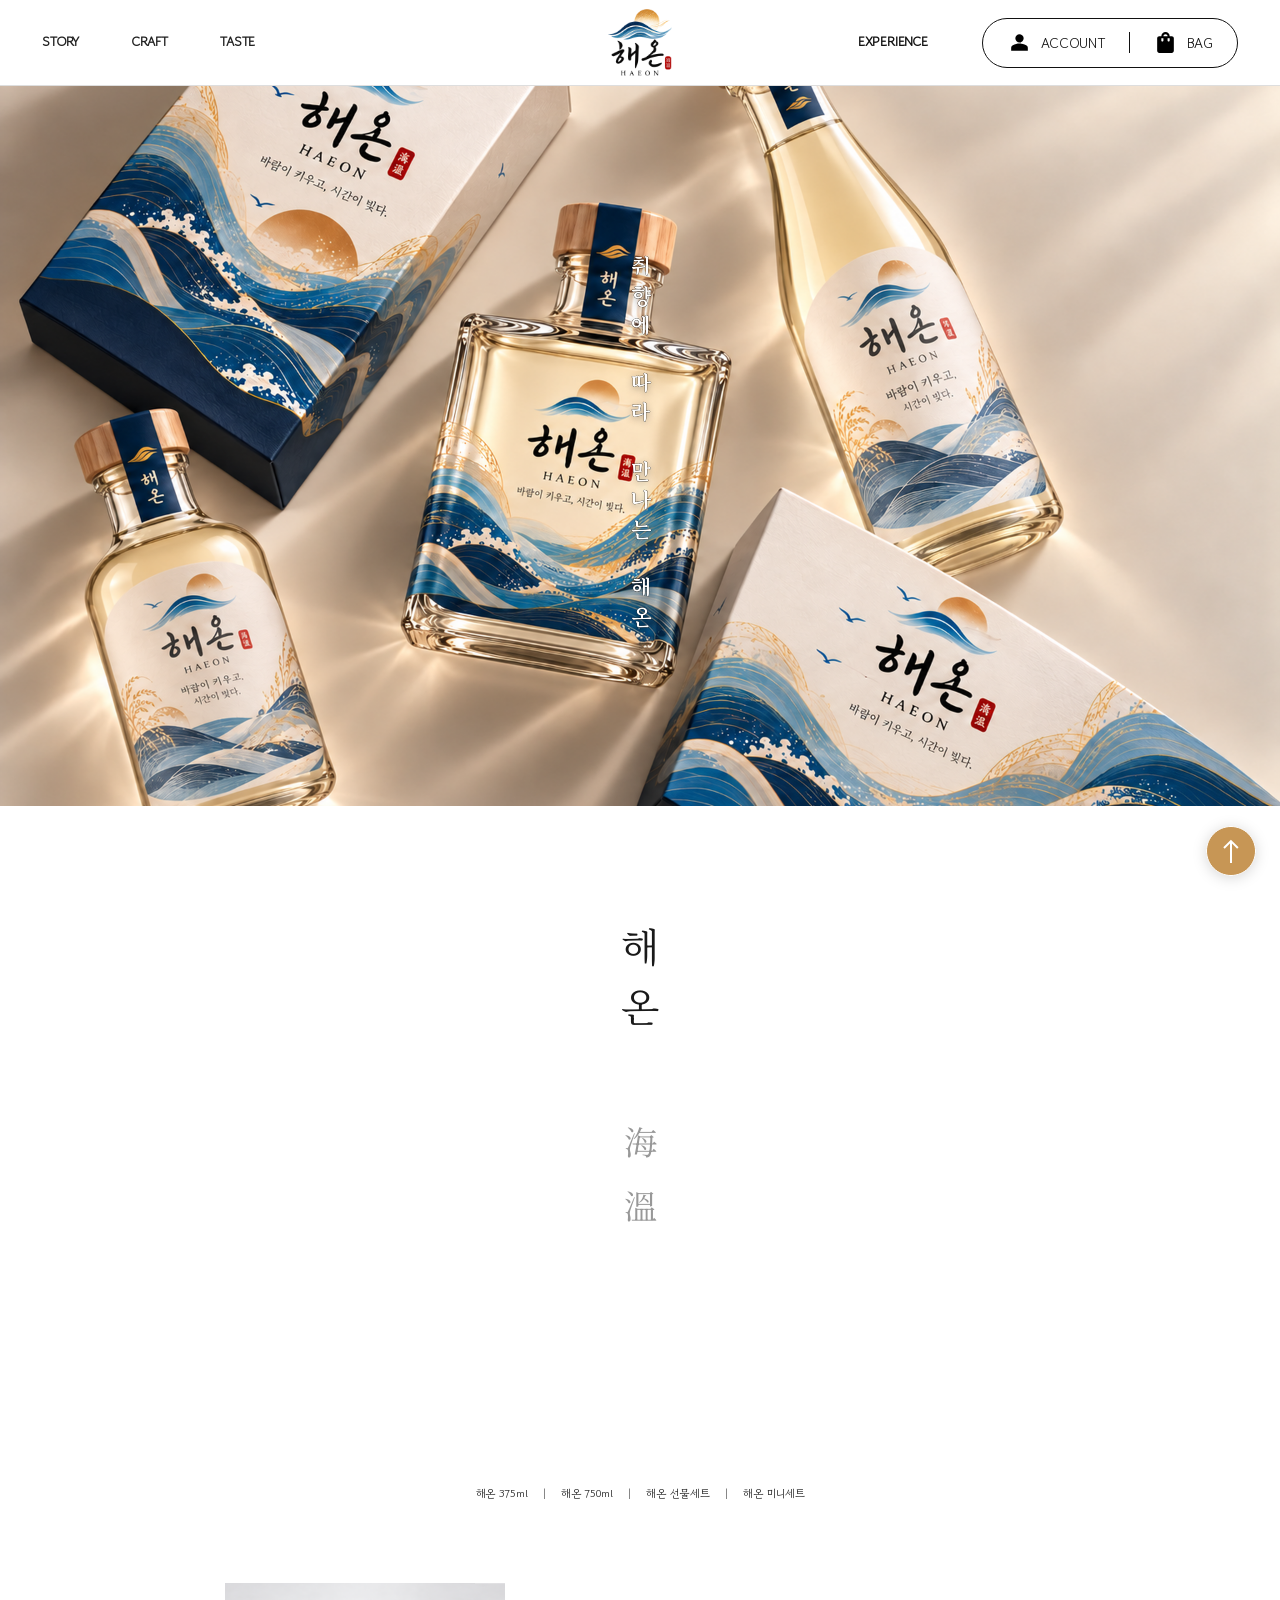
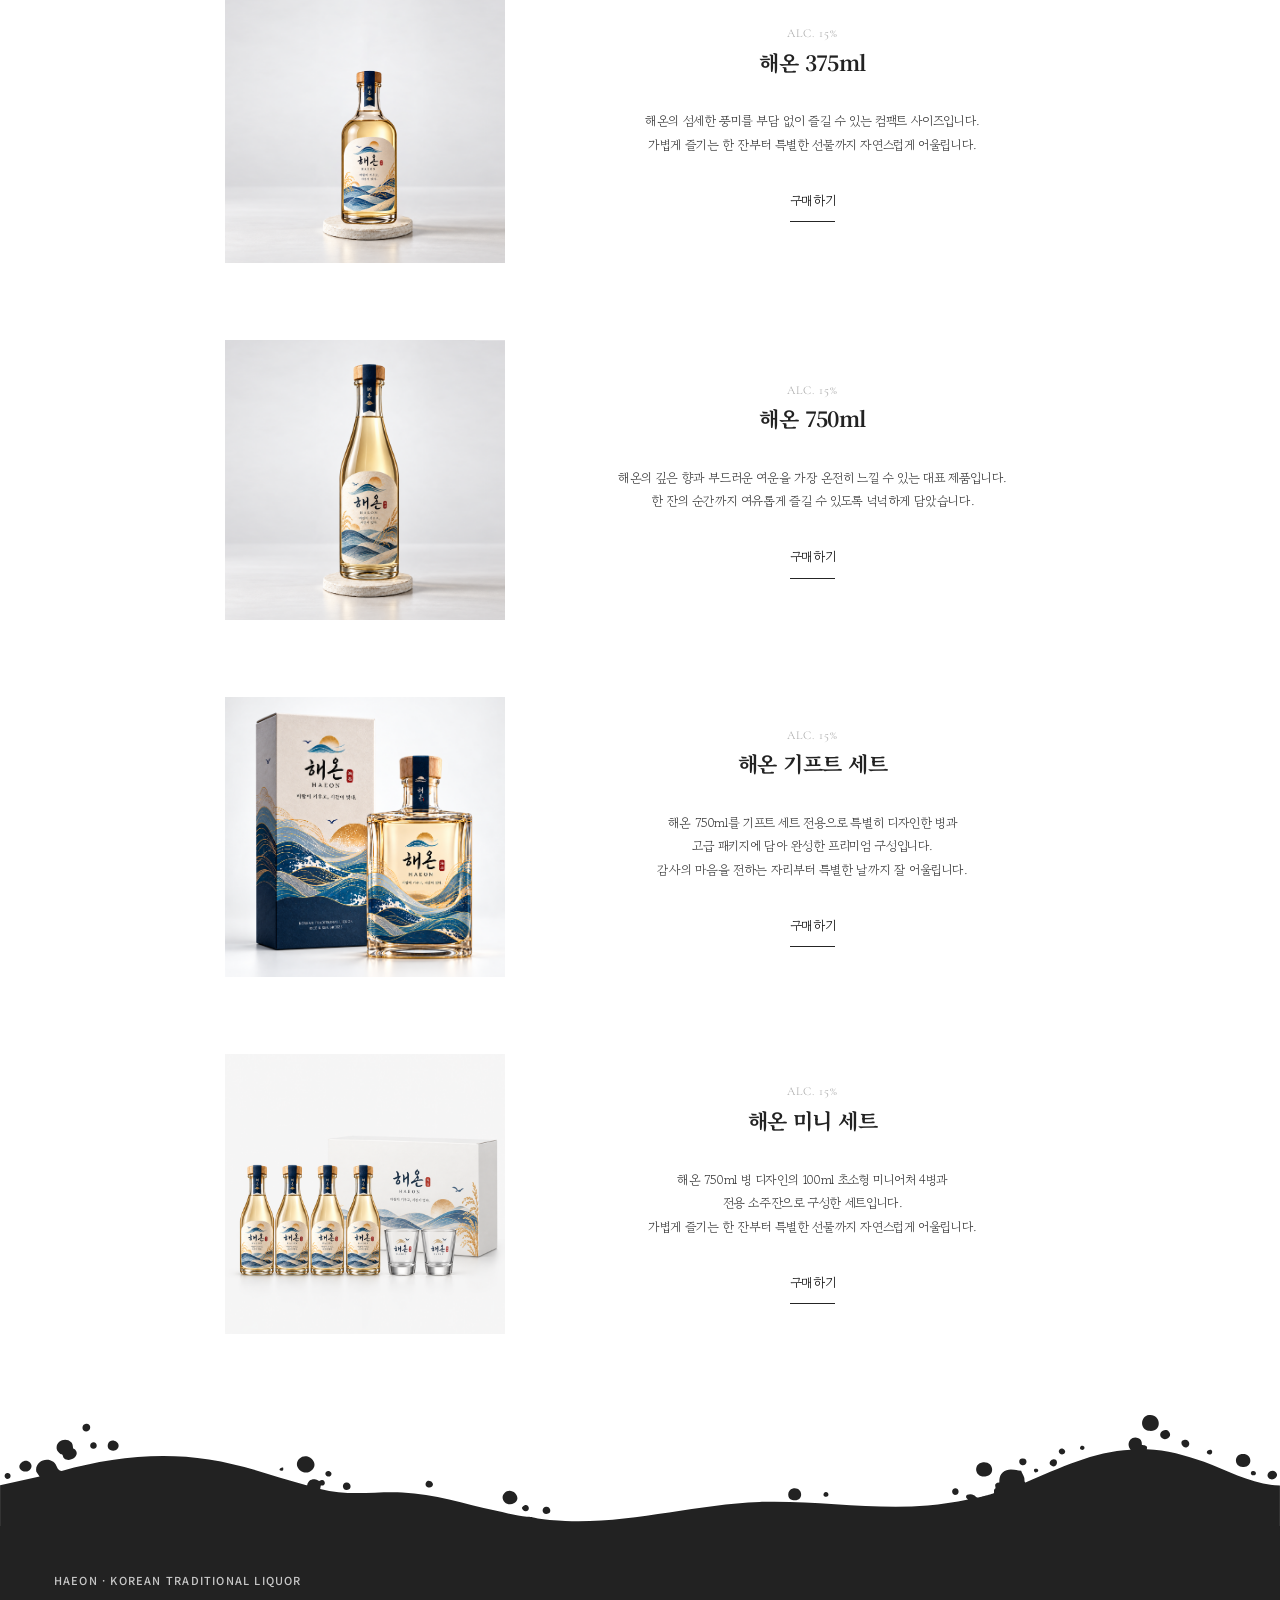
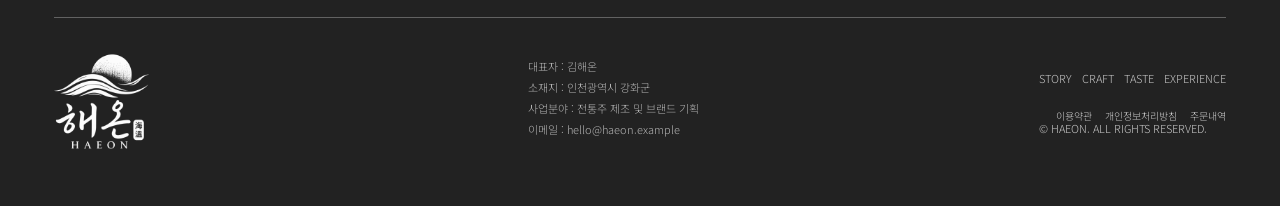
<file: shop.html>
<!DOCTYPE html>
<html lang="ko"><head><meta charset="UTF-8"><meta name="viewport" content="width=device-width, initial-scale=1"><meta name="theme-color" content="#18324a"><meta name="description" content="바람이 키우고, 시간이 빚다. 프리미엄 한국 약주 해온 HAEON의 브랜드 이야기, 재료, 풍미와 컬렉션."><title>EXPERIENCE · 해온 컬렉션 | HAEON</title><link rel="icon" href="assets/favicon.svg" type="image/svg+xml"><link rel="preconnect" href="https://fonts.googleapis.com"><link rel="preconnect" href="https://fonts.gstatic.com" crossorigin><link href="https://fonts.googleapis.com/css2?family=Cormorant+Garamond:wght@400;500;600&family=Noto+Sans+KR:wght@300;400;500&family=Noto+Serif+KR:wght@400;500;600&display=swap" rel="stylesheet"><link rel="stylesheet" href="css/style.css"><script src="js/main.js" defer></script><link rel="stylesheet" href="css/header.css"><link rel="stylesheet" href="css/footer.css?v=haeon-wave-final-2"><link rel="stylesheet" href="css/commerce.css?v=align-center-20261019"><link rel="stylesheet" href="css/experience-layout.css?v=title-bold-select-1019"><script src="js/commerce.js" defer></script><script src="js/experience.js" defer></script></head>
<body data-page="shop"><a class="skip-link" href="#main">본문으로 바로가기</a>
<header class="site-header minimal-header"><nav class="header-nav" aria-label="브랜드 메뉴"><div class="story-menu"><a class="story-menu__trigger" href="brand.html" aria-haspopup="true" aria-expanded="false" aria-controls="story-submenu">STORY</a><div class="story-menu__dropdown" id="story-submenu" aria-label="STORY 하위 메뉴"><a href="brand.html">STORY</a><a href="brand-detail.html">CI</a></div></div><a href="craft.html">CRAFT</a><a href="taste.html">TASTE</a></nav><a class="header-logo" href="index.html" aria-label="해온 HAEON 홈"><img src="assets/images/haeon-logo.png" alt="해온 HAEON" width="180" height="188"></a><nav class="header-experience" aria-label="구매 메뉴"><a href="shop.html" aria-current="page">EXPERIENCE</a></nav><div class="haeon-shop-actions" aria-label="계정 및 장바구니">
    <a class="haeon-account-link" href="account.html" aria-label="회원가입 및 계정"><img class="haeon-action-icon" src="assets/images/ACCOUNT%201.svg" alt="" width="25" height="25"><span class="haeon-action-label">ACCOUNT</span></a>
    <span class="haeon-shop-actions__divider" aria-hidden="true"></span>
    <button class="haeon-cart-trigger" type="button" data-cart-open aria-label="장바구니 열기"><img class="haeon-action-icon" src="assets/images/BAG%201.svg" alt="" width="25" height="25"><span class="haeon-action-label">BAG</span></button>
  </div></header>

<main id="main" class="experience-main">
  <section class="experience-hero" aria-labelledby="experience-hero-title">
    <img src="assets/images/experience/experience-hero-1920x1080.png"
         alt="해온의 약주 병과 선물 패키지를 밝은 햇살 아래 펼쳐 놓은 메인 컬렉션 이미지"
         width="1920" height="1080" fetchpriority="high" decoding="async">
    <h1 id="experience-hero-title" class="experience-hero__title">취향에 따라 만나는 해온</h1>
  </section>

  <section class="experience-intro" aria-labelledby="experience-title">
    <h2 id="experience-title" class="experience-intro__name" aria-label="해온">
      <span>해</span><span>온</span>
    </h2>
    <p class="experience-intro__hanja" aria-label="바다 해, 따뜻할 온"><span>海</span><span>溫</span></p>
    <nav class="experience-intro__nav" aria-label="해온 상품 바로가기">
      <a href="#haeon-375">해온 375ml</a>
      <a href="#haeon-750">해온 750ml</a>
      <a href="#haeon-gift">해온 선물세트</a>
      <a href="#haeon-mini">해온 미니세트</a>
    </nav>
  </section>

  <section class="experience-catalogue" id="experience-products" aria-label="해온 상품 소개">
    <article class="experience-item" id="haeon-375">
      <a class="experience-item__image" href="product-detail.html?id=375" aria-label="해온 375ml 상세 보기">
        <img src="assets/images/experience/375ml.png" alt="투명한 소형 해온 375ml 약주 병" width="1500" height="1500" loading="lazy" decoding="async">
      </a>
      <div class="experience-item__content">
        <p class="experience-item__alc">ALC. 15%</p>
        <h2>해온 375ml</h2>
        <p class="experience-item__description">해온의 섬세한 풍미를 부담 없이 즐길 수 있는 컴팩트 사이즈입니다.<br>가볍게 즐기는 한 잔부터 특별한 선물까지 자연스럽게 어울립니다.</p>
        <a class="experience-item__link" href="product-detail.html?id=375">구매하기</a>
      </div>
    </article>

    <article class="experience-item" id="haeon-750">
      <a class="experience-item__image" href="product-detail.html?id=750" aria-label="해온 750ml 상세 보기">
        <img src="assets/images/experience/750ml.png" alt="긴 병 모양의 해온 750ml 약주" width="1500" height="1500" loading="lazy" decoding="async">
      </a>
      <div class="experience-item__content">
        <p class="experience-item__alc">ALC. 15%</p>
        <h2>해온 750ml</h2>
        <p class="experience-item__description">해온의 깊은 향과 부드러운 여운을 가장 온전히 느낄 수 있는 대표 제품입니다.<br>한 잔의 순간까지 여유롭게 즐길 수 있도록 넉넉하게 담았습니다.</p>
        <a class="experience-item__link" href="product-detail.html?id=750">구매하기</a>
      </div>
    </article>

    <article class="experience-item" id="haeon-gift">
      <a class="experience-item__image" href="product-detail.html?id=gift" aria-label="해온 기프트 세트 상세 보기">
        <img src="assets/images/experience/750ml_set.png" alt="해온 기프트 세트 전용 패키지와 약주 병" width="1254" height="1254" loading="lazy" decoding="async">
      </a>
      <div class="experience-item__content">
        <p class="experience-item__alc">ALC. 15%</p>
        <h2>해온 기프트 세트</h2>
        <p class="experience-item__description">해온 750ml를 기프트 세트 전용으로 특별히 디자인한 병과<br>고급 패키지에 담아 완성한 프리미엄 구성입니다.<br>감사의 마음을 전하는 자리부터 특별한 날까지 잘 어울립니다.</p>
        <a class="experience-item__link" href="product-detail.html?id=gift">구매하기</a>
      </div>
    </article>

    <article class="experience-item" id="haeon-mini">
      <a class="experience-item__image" href="product-detail.html?id=mini" aria-label="해온 미니 세트 상세 보기">
        <img src="assets/images/experience/100ml_set.png" alt="해온 100ml 소형 병 네 개와 전용 잔으로 구성된 미니 세트" width="1700" height="1700" loading="lazy" decoding="async">
      </a>
      <div class="experience-item__content">
        <p class="experience-item__alc">ALC. 15%</p>
        <h2>해온 미니 세트</h2>
        <p class="experience-item__description">해온 750ml 병 디자인의 100ml 초소형 미니어처 4병과<br>전용 소주잔으로 구성한 세트입니다.<br>가볍게 즐기는 한 잔부터 특별한 선물까지 자연스럽게 어울립니다.</p>
        <a class="experience-item__link" href="product-detail.html?id=mini">구매하기</a>
      </div>
    </article>
  </section>
</main>
<footer class="site-footer brand-footer">
  <div class="brand-footer__top">
    <p class="brand-footer__caption">HAEON · KOREAN TRADITIONAL LIQUOR</p>
    
  </div>
  <div class="brand-footer__body">
    <a class="brand-footer__logo" href="index.html" aria-label="해온 HAEON 홈"><img src="assets/images/haeon-logo-white.png" alt="해온 HAEON" width="276" height="293" loading="lazy" decoding="async"></a>
    <div class="brand-footer__message"><p>대표자 : 김해온</p><p>소재지 : 인천광역시 강화군</p><p>사업분야 : 전통주 제조 및 브랜드 기획</p><p>이메일 : hello@haeon.example</p></div>
    <div class="brand-footer__right">
      <nav class="brand-footer__nav" aria-label="하단 메뉴"><a href="brand.html">STORY</a><a href="craft.html">CRAFT</a><a href="taste.html">TASTE</a><a href="shop.html">EXPERIENCE</a></nav>
      <div class="haeon-legal-links"><a href="terms.html">이용약관</a><a href="privacy.html">개인정보처리방침</a><a href="orders.html">주문내역</a></div><p class="brand-footer__copyright">© HAEON. ALL RIGHTS RESERVED.</p>
    </div>
  </div>
</footer>
<div class="toast" role="status" aria-live="polite"></div>
<a class="haeon-to-top" href="#" aria-label="페이지 맨 위로 이동" title="맨 위로 이동"></a>
</body></html>
</file>
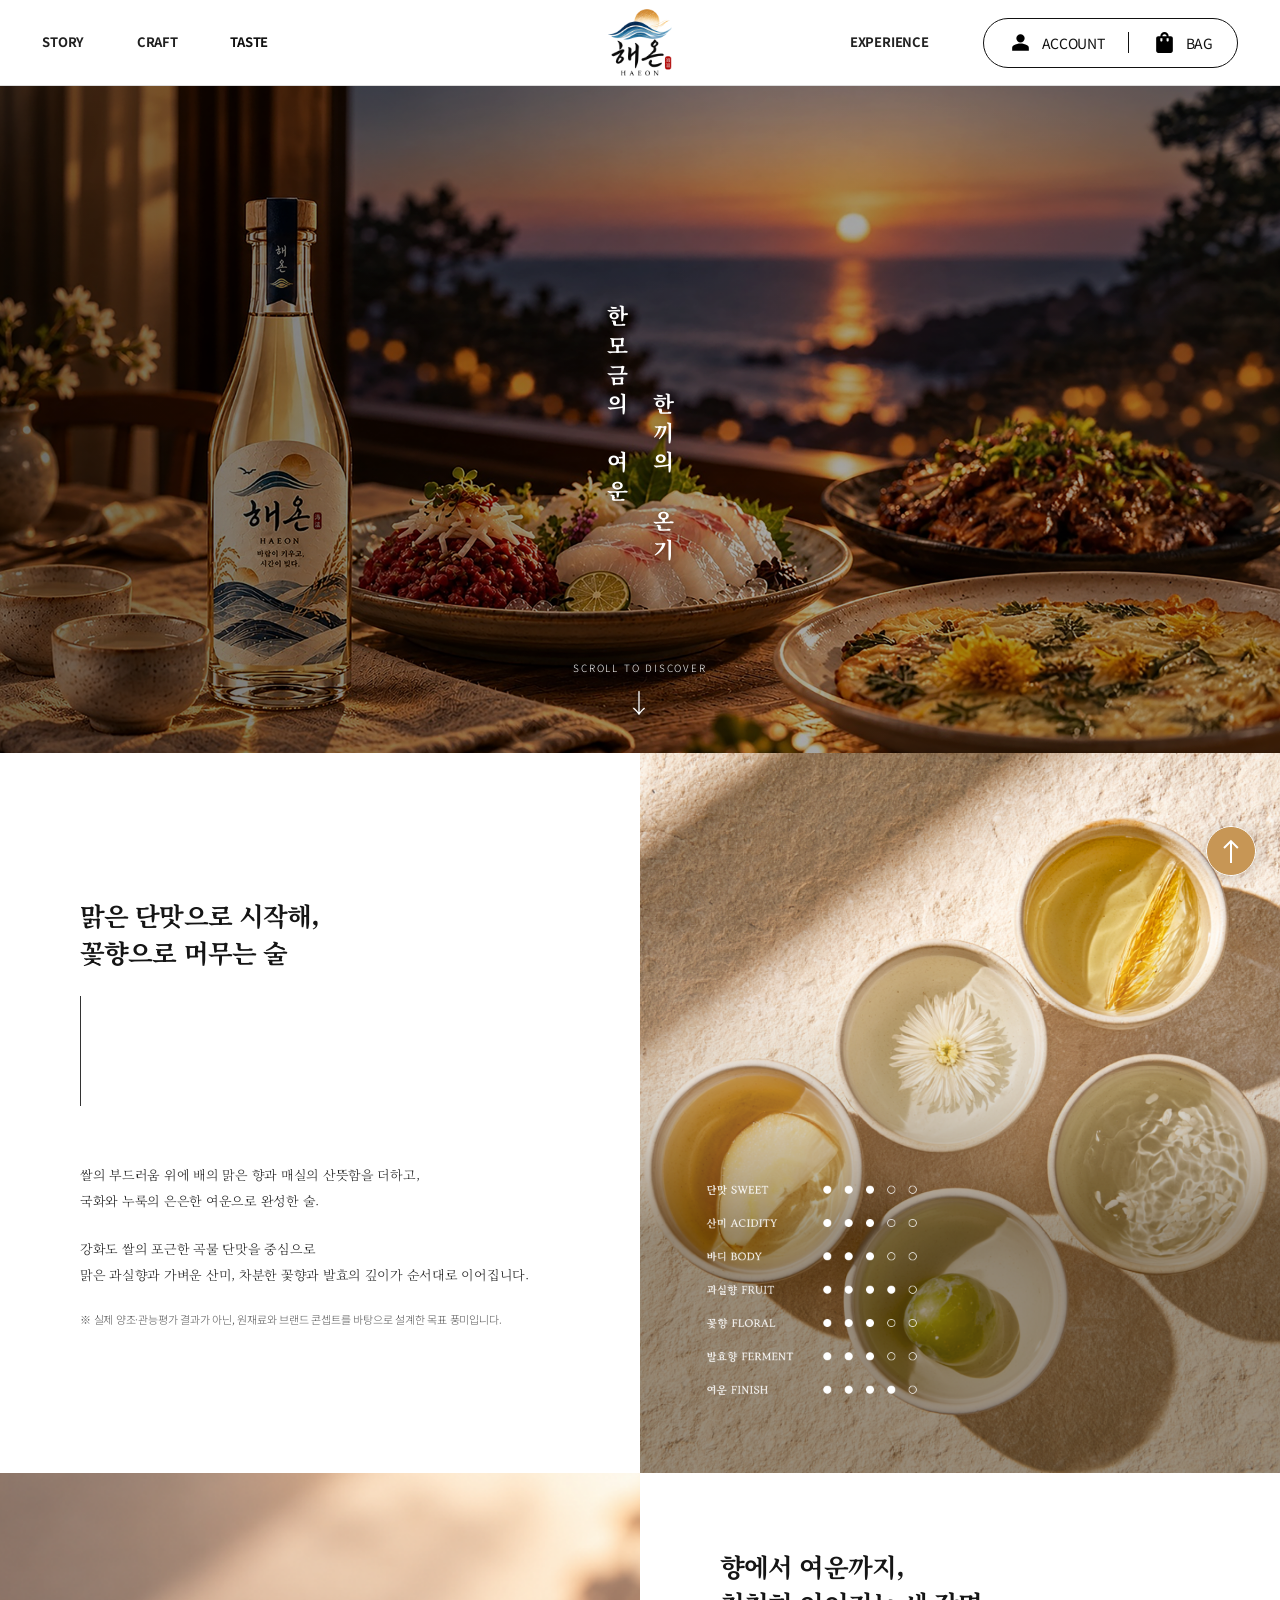
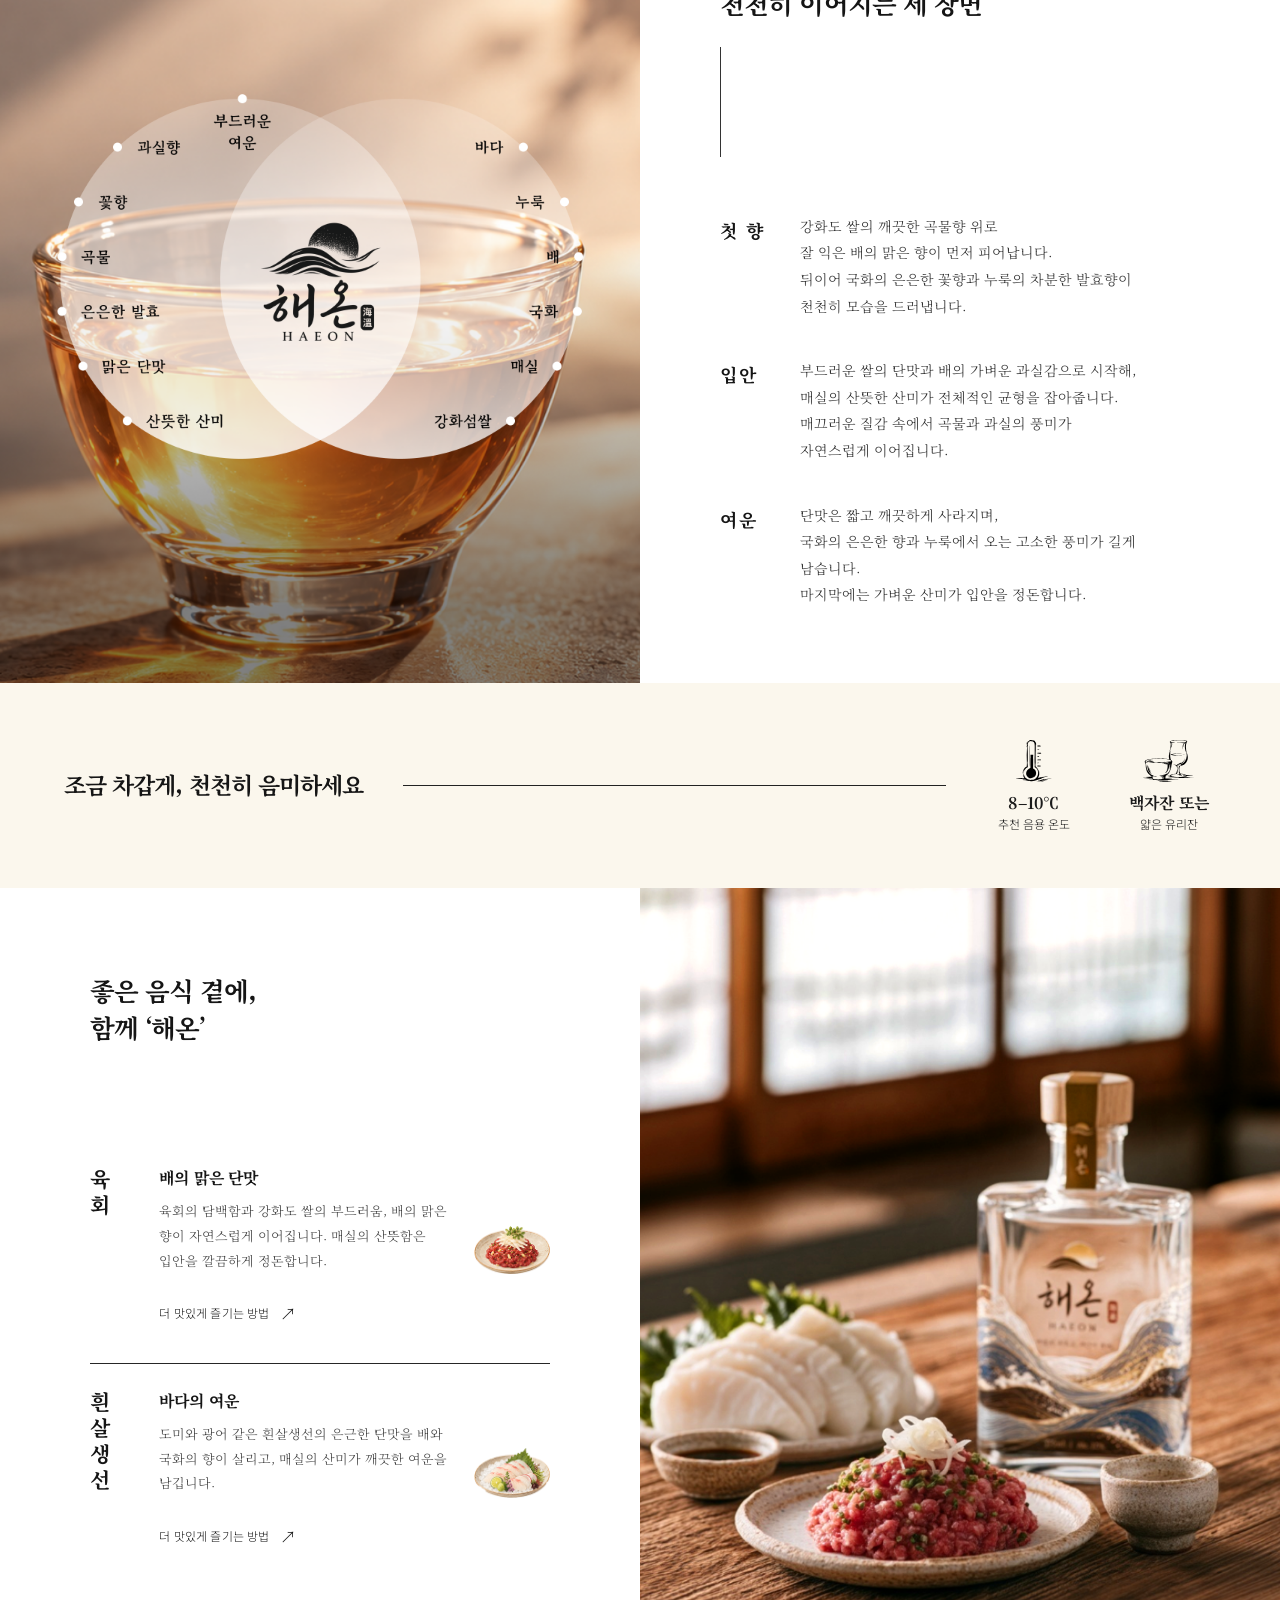
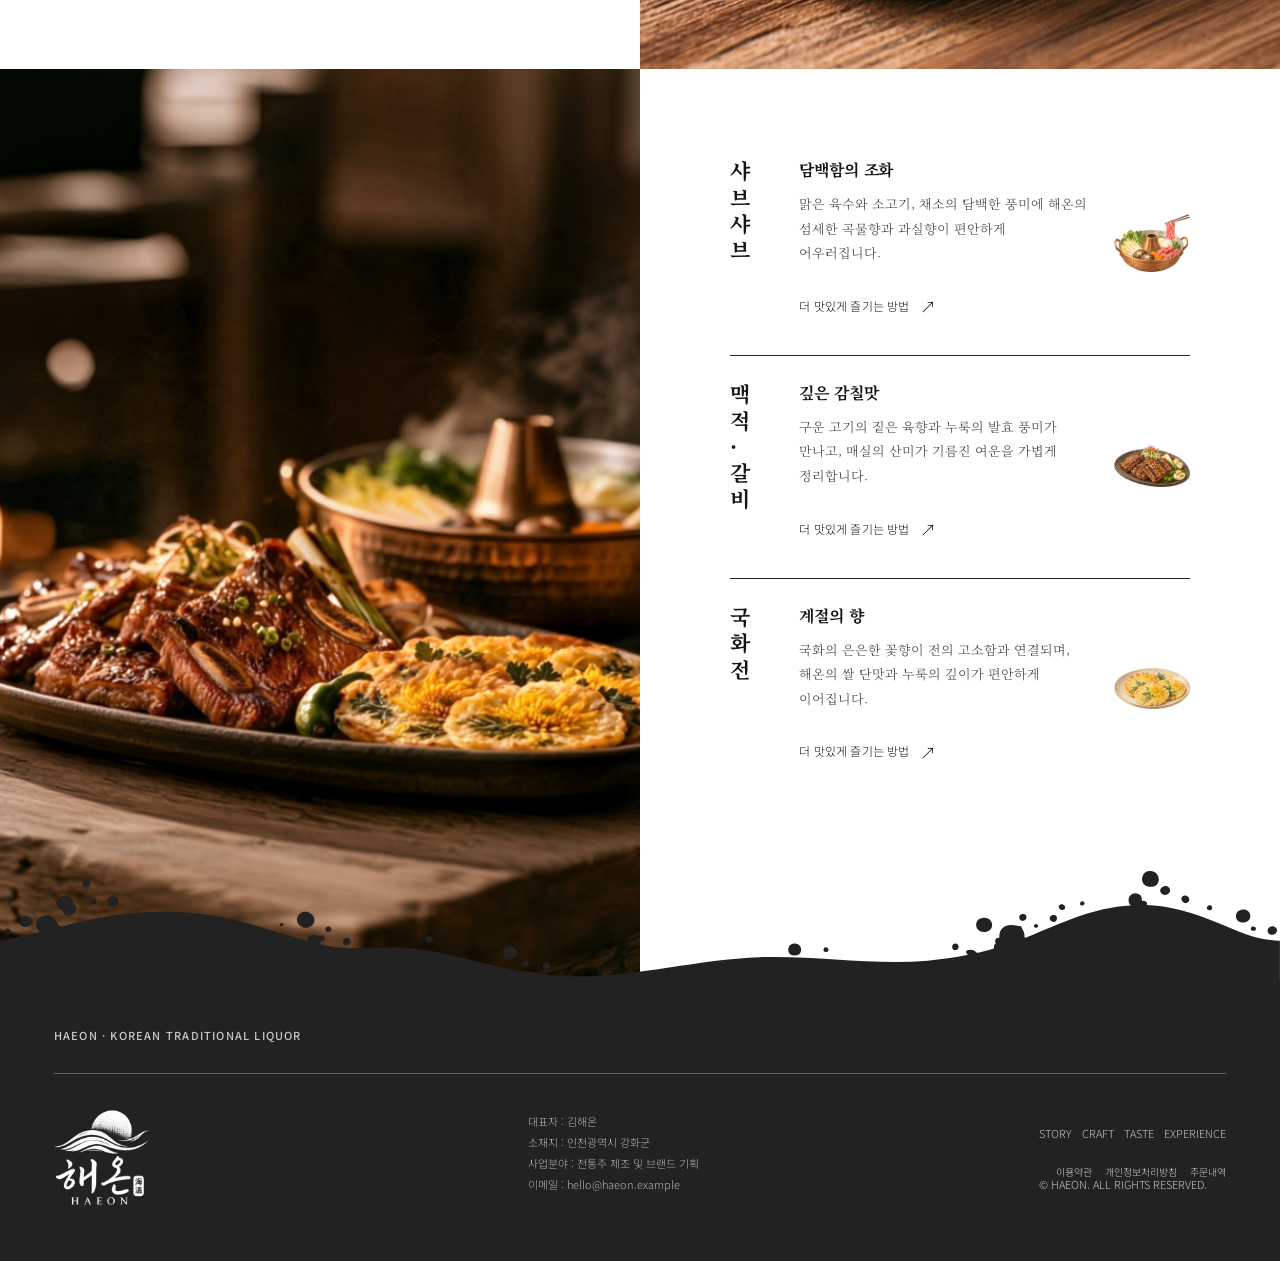
<file: taste.html>
<!DOCTYPE html>
<html lang="ko"><head><meta charset="utf-8"/><meta content="width=device-width, initial-scale=1" name="viewport"/><meta content="#18324a" name="theme-color"/><meta content="바람이 키우고, 시간이 빚다. 프리미엄 한국 약주 해온 HAEON의 브랜드 이야기, 재료, 풍미와 컬렉션." name="description"/><title>풍미와 페어링 | 해온 HAEON</title><link href="assets/favicon.svg" rel="icon" type="image/svg+xml"/><link href="https://fonts.googleapis.com" rel="preconnect"/><link crossorigin="" href="https://fonts.gstatic.com" rel="preconnect"/><link href="https://fonts.googleapis.com/css2?family=Cormorant+Garamond:wght@400;500;600&amp;family=Noto+Sans+KR:wght@300;400;500&amp;family=Noto+Serif+KR:wght@400;500;600&amp;display=swap" rel="stylesheet"/><link href="css/style.css" rel="stylesheet"/><script defer="" src="js/main.js"></script><link href="css/header.css" rel="stylesheet"/><link href="css/footer.css?v=haeon-wave-final-2" rel="stylesheet"/><link rel="stylesheet" href="css/taste-layout.css?v=photo-frame-960x1080-20261019"><script src="js/taste-drawer.js?v=left-right-1" defer></script><link rel="stylesheet" href="css/commerce.css?v=align-center-20261019"><script src="js/commerce.js" defer></script></head>
<body data-page="taste">
<a class="skip-link" href="#main">본문으로 바로가기</a>
<header class="site-header minimal-header"><nav aria-label="브랜드 메뉴" class="header-nav"><div class="story-menu"><a class="story-menu__trigger" href="brand.html" aria-haspopup="true" aria-expanded="false" aria-controls="story-submenu">STORY</a><div class="story-menu__dropdown" id="story-submenu" aria-label="STORY 하위 메뉴"><a href="brand.html">STORY</a><a href="brand-detail.html">CI</a></div></div><a href="craft.html">CRAFT</a><a aria-current="page" href="taste.html">TASTE</a></nav><a aria-label="해온 HAEON 홈" class="header-logo" href="index.html"><img alt="해온 HAEON" height="188" src="assets/images/haeon-logo.png" width="180"/></a><nav aria-label="구매 메뉴" class="header-experience"><a href="shop.html">EXPERIENCE</a></nav><div class="haeon-shop-actions" aria-label="계정 및 장바구니">
    <a class="haeon-account-link" href="account.html" aria-label="회원가입 및 계정"><img class="haeon-action-icon" src="assets/images/ACCOUNT%201.svg" alt="" width="25" height="25"><span class="haeon-action-label">ACCOUNT</span></a>
    <span class="haeon-shop-actions__divider" aria-hidden="true"></span>
    <button class="haeon-cart-trigger" type="button" data-cart-open aria-label="장바구니 열기"><img class="haeon-action-icon" src="assets/images/BAG%201.svg" alt="" width="25" height="25"><span class="haeon-action-label">BAG</span></button>
  </div></header>
<main id="main" class="taste-v2-main">
  <section class="hero sub-hero taste-v2-hero" aria-labelledby="taste-v2-title">
    <div class="hero-media"><img src="assets/images/taste/taste-title-pairing-1920x1080.png" alt="노을이 비치는 바다 풍경 앞에서 해온과 여러 음식이 함께 차려진 페어링 장면" width="1920" height="1080" fetchpriority="high" decoding="async"></div>
    <div class="hero-shade"></div>
    <div class="taste-v2-hero__text"><h1 id="taste-v2-title">&nbsp;&nbsp;&nbsp;&nbsp;&nbsp;한끼의 온기<br>&nbsp;&nbsp;한모금의 여운</h1></div>
    <a class="taste-v2-scroll" href="#taste-profile">SCROLL TO DISCOVER <span aria-hidden="true">↓</span></a>
  </section>

  <section class="taste-v2-duo taste-v2-profile" id="taste-profile" aria-labelledby="taste-v2-profile-heading">
    <div class="taste-v2-pane taste-v2-pane--paper taste-v2-profile__story">
      <div class="taste-v2-copy">
        <h2 id="taste-v2-profile-heading">맑은 단맛으로 시작해,<br>꽃향으로 머무는 술</h2>
        <span class="taste-v2-rule" aria-hidden="true"></span>
        <p>쌀의 부드러움 위에 배의 맑은 향과 매실의 산뜻함을 더하고,<br class="taste-v2-wide"> 국화와 누룩의 은은한 여운으로 완성한 술.</p>
        <p>강화도 쌀의 포근한 곡물 단맛을 중심으로<br class="taste-v2-wide"> 맑은 과실향과 가벼운 산미, 차분한 꽃향과 발효의 깊이가 순서대로 이어집니다.</p>
        <p class="taste-v2-disclaimer">※ 실제 양조·관능평가 결과가 아닌, 원재료와 브랜드 콘셉트를 바탕으로 설계한 목표 풍미입니다.</p>
      </div>
    </div>
    <div class="taste-v2-pane taste-v2-pane--grey taste-v2-profile__ratings">
    </div>
  </section>

  <section class="taste-v2-duo taste-v2-notes" aria-labelledby="taste-v2-notes-heading">
    <div class="taste-v2-pane taste-v2-pane--grey taste-v2-empty taste-v2-diagram" aria-label="해온 풍미 다이어그램">
      <img src="assets/images/taste/haeon-diagram-overlay.png" alt="해온 로고를 중심으로 바다, 강화섬쌀, 배, 국화, 매실, 누룩과 과실향, 꽃향, 곡물, 산미 및 발효향을 배열한 풍미 다이어그램" loading="lazy" decoding="async" width="1402" height="972">
    </div>
    <div class="taste-v2-pane taste-v2-pane--paper taste-v2-notes__story">
      <div class="taste-v2-copy">
        <h2 id="taste-v2-notes-heading">향에서 여운까지,<br>천천히 이어지는 세 장면</h2>
        <span class="taste-v2-rule" aria-hidden="true"></span>
        <dl class="taste-v2-scenes">
          <div><dt>첫 향</dt><dd>강화도 쌀의 깨끗한 곡물향 위로<br>잘 익은 배의 맑은 향이 먼저 피어납니다.<br>뒤이어 국화의 은은한 꽃향과 누룩의 차분한 발효향이<br>천천히 모습을 드러냅니다.</dd></div>
          <div><dt>입안</dt><dd>부드러운 쌀의 단맛과 배의 가벼운 과실감으로 시작해,<br>매실의 산뜻한 산미가 전체적인 균형을 잡아줍니다.<br>매끄러운 질감 속에서 곡물과 과실의 풍미가<br>자연스럽게 이어집니다.</dd></div>
          <div><dt>여운</dt><dd>단맛은 짧고 깨끗하게 사라지며,<br>국화의 은은한 향과 누룩에서 오는 고소한 풍미가 길게 남습니다.<br>마지막에는 가벼운 산미가 입안을 정돈합니다.</dd></div>
        </dl>
      </div>
    </div>
  </section>

  <section class="taste-v2-serving" aria-label="해온 추천 음용 방법">
     <h2>조금 차갑게, 천천히 음미하세요</h2>
     <span class="taste-v2-serving__line" aria-hidden="true"></span>
     <div class="taste-v2-serving__setting"><span class="taste-v2-serving__icon" aria-hidden="true"><img src="assets/images/taste/temper.svg" alt="" decoding="async"></span><strong>8–10℃</strong><span>추천 음용 온도</span></div>
     <div class="taste-v2-serving__setting"><span class="taste-v2-serving__icon" aria-hidden="true"><img src="assets/images/taste/glass.svg" alt="" decoding="async"></span><strong>백자잔 또는</strong><span>얇은 유리잔</span></div>
  </section>

  <section class="taste-v2-duo taste-v2-table" aria-labelledby="taste-v2-table-heading">
    <div class="taste-v2-pane taste-v2-pane--paper taste-v2-table__text">
      <div class="taste-v2-copy">
        <h2 id="taste-v2-table-heading">좋은 음식 곁에,<br>함께 ‘해온’</h2>
        <div class="taste-v2-food-list"><article class="taste-v2-food">
       <h3 class="taste-v2-food__name">육회</h3>
       <div class="taste-v2-food__body">
          <h4>배의 맑은 단맛</h4>
          <p>육회의 담백함과 강화도 쌀의 부드러움, 배의 맑은 향이 자연스럽게 이어집니다. 매실의 산뜻함은 입안을 깔끔하게 정돈합니다.</p>
          <button class="taste-v2-food__tip" type="button" data-taste-tip="yukhoe" aria-haspopup="dialog" aria-controls="taste-guide-drawer">
             <span>더 맛있게 즐기는 방법</span><span aria-hidden="true">↗</span>
          </button>
       </div>
<img class="taste-v2-food__illustration" src="assets/images/taste/pairing-icon-yukhoe.png" alt="" aria-hidden="true" loading="lazy" decoding="async">
     </article><article class="taste-v2-food">
       <h3 class="taste-v2-food__name">흰살생선</h3>
       <div class="taste-v2-food__body">
          <h4>바다의 여운</h4>
          <p>도미와 광어 같은 흰살생선의 은근한 단맛을 배와 국화의 향이 살리고, 매실의 산미가 깨끗한 여운을 남깁니다.</p>
          <button class="taste-v2-food__tip" type="button" data-taste-tip="fish" aria-haspopup="dialog" aria-controls="taste-guide-drawer">
             <span>더 맛있게 즐기는 방법</span><span aria-hidden="true">↗</span>
          </button>
       </div>
<img class="taste-v2-food__illustration" src="assets/images/taste/pairing-icon-seafood.png" alt="" aria-hidden="true" loading="lazy" decoding="async">
     </article></div>
      </div>
    </div>
    <div class="taste-v2-pane taste-v2-pane--grey taste-v2-empty taste-v2-photo-stage taste-v2-photo-stage--first" aria-label="육회와 흰살생선 페어링 사진">
      <img class="taste-v2-photo-stage__image" src="assets/images/taste/pairing-screen-2.png" alt="해온과 함께 차려진 육회와 흰살생선 페어링 식탁" loading="lazy" decoding="async" width="1920" height="2160">
    
    </div>
  </section>

  <section class="taste-v2-duo taste-v2-table taste-v2-table--last" aria-label="다섯 가지 음식 페어링">
    <div class="taste-v2-pane taste-v2-pane--grey taste-v2-empty taste-v2-photo-stage taste-v2-photo-stage--last" aria-label="샤브샤브, 맥적·갈비, 국화전 페어링 사진">
      <img class="taste-v2-photo-stage__image" src="assets/images/taste/pairing-screen-3.png" alt="해온과 함께 어울리는 샤브샤브, 맥적·갈비, 국화전 식탁" loading="lazy" decoding="async" width="1920" height="2160">
    
    </div>
    <div class="taste-v2-pane taste-v2-pane--paper taste-v2-table__text">
      <div class="taste-v2-copy">
        <div class="taste-v2-food-list"><article class="taste-v2-food">
       <h3 class="taste-v2-food__name">샤브샤브</h3>
       <div class="taste-v2-food__body">
          <h4>담백함의 조화</h4>
          <p>맑은 육수와 소고기, 채소의 담백한 풍미에 해온의 섬세한 곡물향과 과실향이 편안하게 어우러집니다.</p>
          <button class="taste-v2-food__tip" type="button" data-taste-tip="shabu" aria-haspopup="dialog" aria-controls="taste-guide-drawer">
             <span>더 맛있게 즐기는 방법</span><span aria-hidden="true">↗</span>
          </button>
       </div>
<img class="taste-v2-food__illustration" src="assets/images/taste/pairing-icon-shabu.png" alt="" aria-hidden="true" loading="lazy" decoding="async">
     </article><article class="taste-v2-food">
       <h3 class="taste-v2-food__name">맥적·갈비</h3>
       <div class="taste-v2-food__body">
          <h4>깊은 감칠맛</h4>
          <p>구운 고기의 짙은 육향과 누룩의 발효 풍미가 만나고, 매실의 산미가 기름진 여운을 가볍게 정리합니다.</p>
          <button class="taste-v2-food__tip" type="button" data-taste-tip="grill" aria-haspopup="dialog" aria-controls="taste-guide-drawer">
             <span>더 맛있게 즐기는 방법</span><span aria-hidden="true">↗</span>
          </button>
       </div>
<img class="taste-v2-food__illustration" src="assets/images/taste/pairing-icon-meat.png" alt="" aria-hidden="true" loading="lazy" decoding="async">
     </article><article class="taste-v2-food">
       <h3 class="taste-v2-food__name">국화전</h3>
       <div class="taste-v2-food__body">
          <h4>계절의 향</h4>
          <p>국화의 은은한 꽃향이 전의 고소함과 연결되며, 해온의 쌀 단맛과 누룩의 깊이가 편안하게 이어집니다.</p>
          <button class="taste-v2-food__tip" type="button" data-taste-tip="flower" aria-haspopup="dialog" aria-controls="taste-guide-drawer">
             <span>더 맛있게 즐기는 방법</span><span aria-hidden="true">↗</span>
          </button>
       </div>
<img class="taste-v2-food__illustration" src="assets/images/taste/pairing-icon-gukhwajeon.png" alt="" aria-hidden="true" loading="lazy" decoding="async">
     </article></div>
      </div>
    </div>
  </section>
</main>

<footer class="site-footer brand-footer">
<div class="brand-footer__top">
<p class="brand-footer__caption">HAEON · KOREAN TRADITIONAL LIQUOR</p>

</div>
<div class="brand-footer__body">
<a aria-label="해온 HAEON 홈" class="brand-footer__logo" href="index.html"><img alt="해온 HAEON" decoding="async" height="293" loading="lazy" src="assets/images/haeon-logo-white.png" width="276"/></a>
<div class="brand-footer__message"><p>대표자 : 김해온</p><p>소재지 : 인천광역시 강화군</p><p>사업분야 : 전통주 제조 및 브랜드 기획</p><p>이메일 : hello@haeon.example</p></div>
<div class="brand-footer__right">
<nav aria-label="하단 메뉴" class="brand-footer__nav"><a href="brand.html">STORY</a><a href="craft.html">CRAFT</a><a href="taste.html">TASTE</a><a href="shop.html">EXPERIENCE</a></nav>
<div class="haeon-legal-links"><a href="terms.html">이용약관</a><a href="privacy.html">개인정보처리방침</a><a href="orders.html">주문내역</a></div><p class="brand-footer__copyright">© HAEON. ALL RIGHTS RESERVED.</p>
</div>
</div>
</footer>
<div class="taste-v2-drawer" id="taste-guide-drawer" hidden>
  <div class="taste-v2-drawer__backdrop" data-taste-dismiss aria-hidden="true"></div>
  <aside class="taste-v2-drawer__panel" role="dialog" aria-modal="true" aria-labelledby="taste-v2-drawer-title" aria-describedby="taste-v2-drawer-content" tabindex="-1">
    <div class="taste-v2-drawer__head"><p>HAEON · PAIRING GUIDE</p><button type="button" class="taste-v2-drawer__close" data-taste-dismiss aria-label="설명 패널 닫기">×</button></div>
    <div class="taste-v2-drawer__body"><p class="taste-v2-drawer__tag">더 맛있게 즐기는 방법</p><h2 id="taste-v2-drawer-title"></h2><div class="taste-v2-drawer__line" aria-hidden="true"></div><div id="taste-v2-drawer-content"></div></div>
    <div class="taste-v2-drawer__foot">바람이 키우고, 시간이 빚다. · HAEON</div>
  </aside>
</div>
<div aria-live="polite" class="toast" role="status"></div>

<a class="haeon-to-top" href="#" aria-label="페이지 맨 위로 이동" title="맨 위로 이동"></a>
</body></html>
</file>
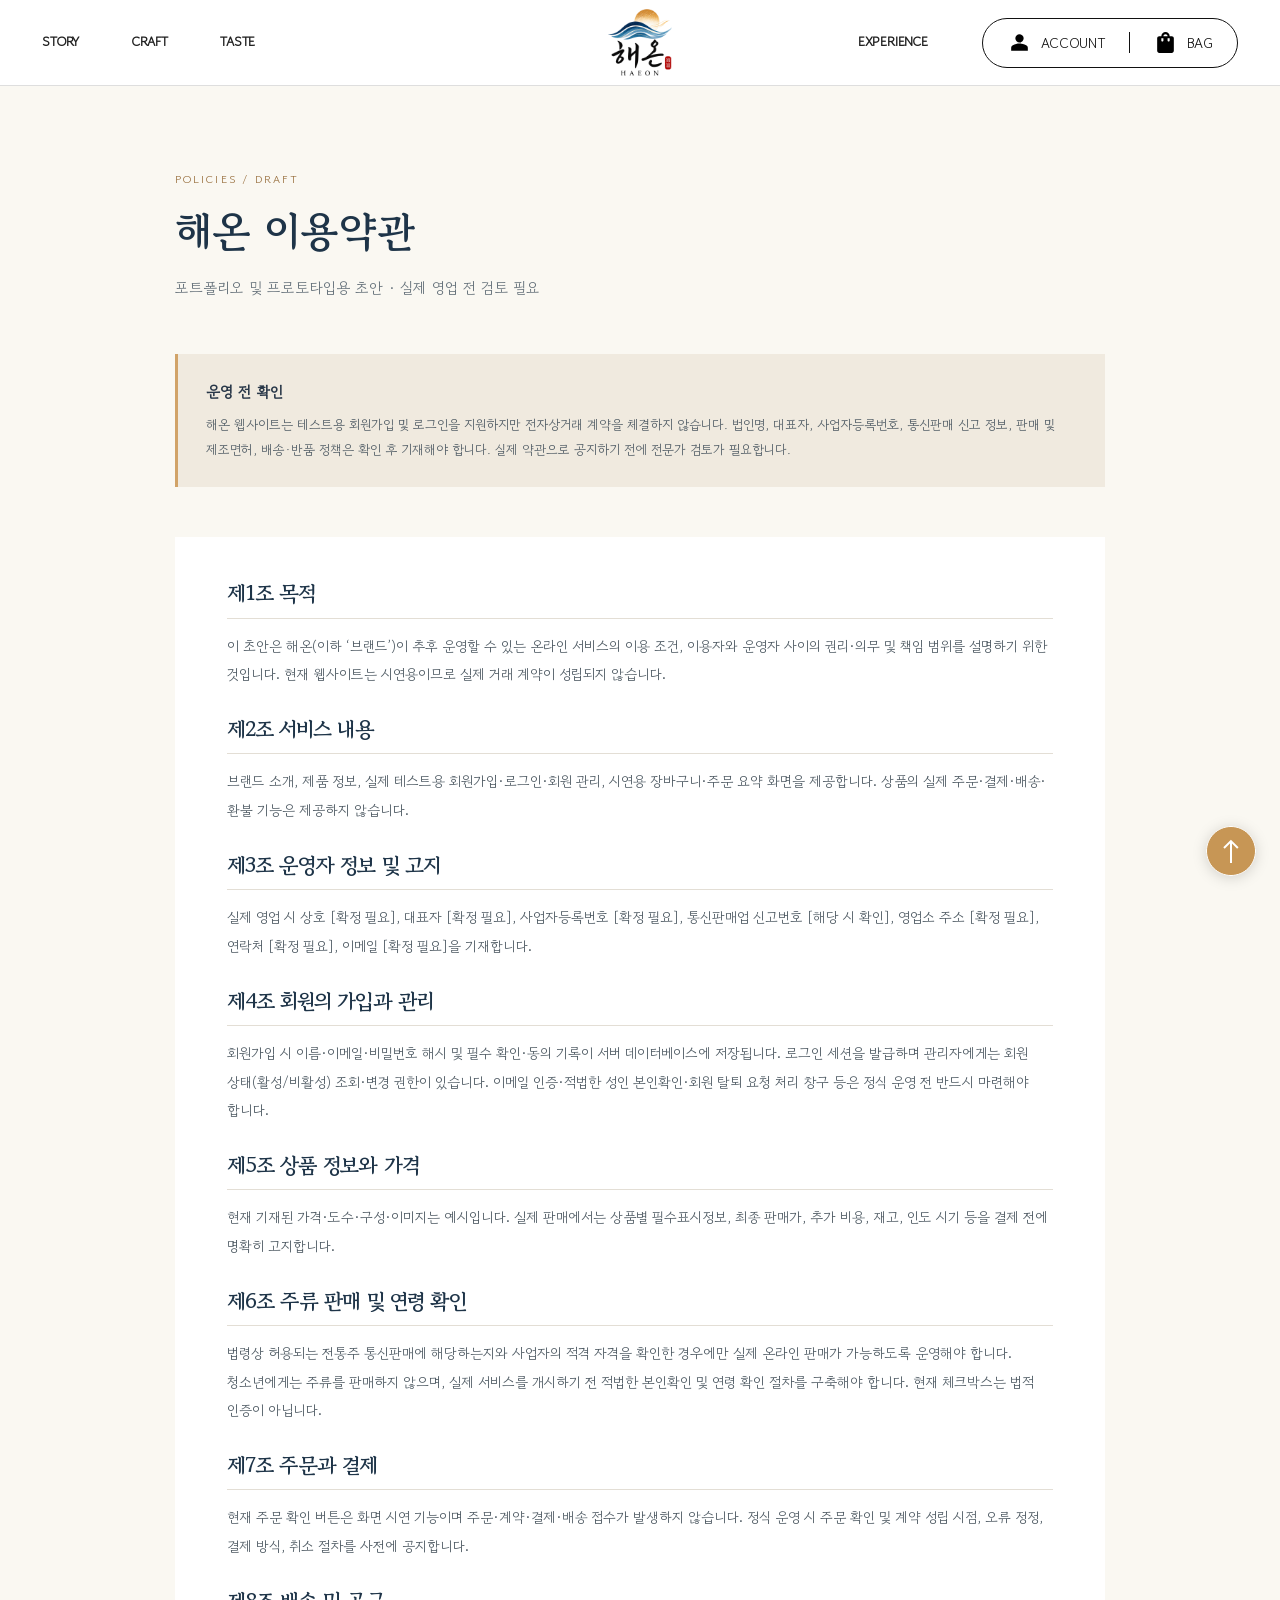
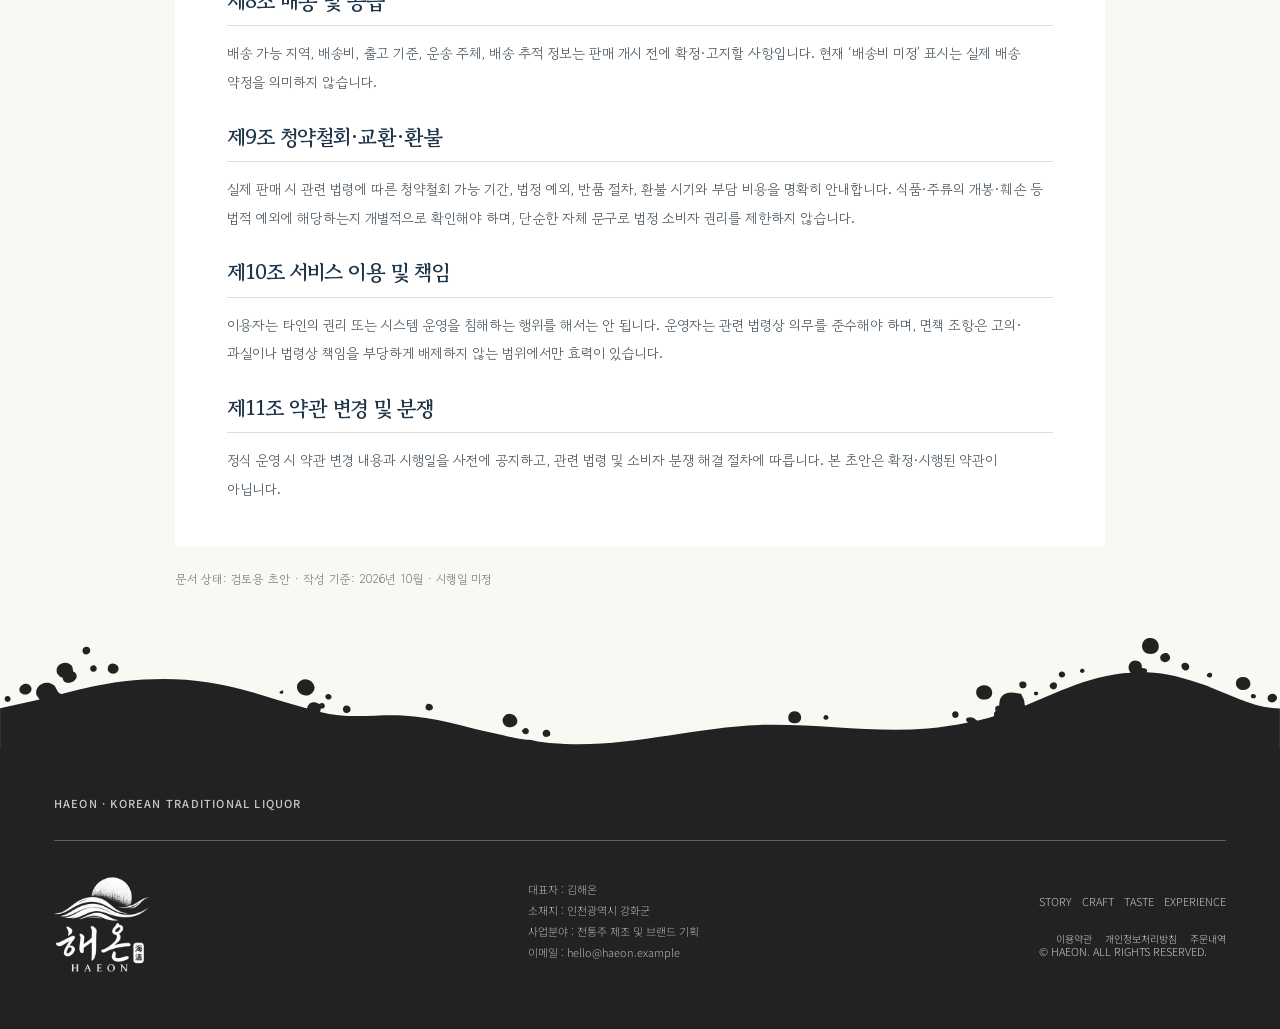
<file: terms.html>
<!DOCTYPE html><html lang="ko"><head><title>이용약관 초안 | 해온 HAEON</title><meta charset="UTF-8"><meta name="viewport" content="width=device-width, initial-scale=1"><meta name="theme-color" content="#18324a"><meta name="description" content="해온 HAEON 회원가입과 로그인 서비스를 제공하며 실제 주문 및 결제는 아직 진행되지 않습니다."><link rel="icon" href="assets/favicon.svg" type="image/svg+xml"><link rel="preconnect" href="https://fonts.googleapis.com"><link rel="preconnect" href="https://fonts.gstatic.com" crossorigin><link href="https://fonts.googleapis.com/css2?family=Cormorant+Garamond:wght@400;500;600&family=Gowun+Batang:wght@400;700&family=Gowun+Dodum&family=Noto+Sans+KR:wght@300;400;500&display=swap" rel="stylesheet"><link rel="stylesheet" href="css/style.css"><link rel="stylesheet" href="css/header.css"><link rel="stylesheet" href="css/footer.css"><link rel="stylesheet" href="css/commerce.css?v=align-center-20261019"><script src="js/main.js" defer></script><script src="js/commerce.js" defer></script></head><body data-page="terms"><a class="skip-link" href="#main">본문으로 바로가기</a><header class="site-header minimal-header"><nav class="header-nav" aria-label="브랜드 메뉴"><div class="story-menu"><a class="story-menu__trigger" href="brand.html" aria-haspopup="true" aria-expanded="false" aria-controls="story-submenu">STORY</a><div class="story-menu__dropdown" id="story-submenu" aria-label="STORY 하위 메뉴"><a href="brand.html">STORY</a><a href="brand-detail.html">CI</a></div></div><a href="craft.html">CRAFT</a><a href="taste.html">TASTE</a></nav><a class="header-logo" href="index.html" aria-label="해온 HAEON 홈"><img src="assets/images/haeon-logo.png" alt="해온 HAEON" width="180" height="188"></a><nav class="header-experience" aria-label="구매 메뉴"><a href="shop.html">EXPERIENCE</a></nav><div class="haeon-shop-actions" aria-label="계정 및 장바구니">
    <a class="haeon-account-link" href="account.html" aria-label="회원가입 및 계정"><img class="haeon-action-icon" src="assets/images/ACCOUNT%201.svg" alt="" width="25" height="25"><span class="haeon-action-label">ACCOUNT</span></a>
    <span class="haeon-shop-actions__divider" aria-hidden="true"></span>
    <button class="haeon-cart-trigger" type="button" data-cart-open aria-label="장바구니 열기"><img class="haeon-action-icon" src="assets/images/BAG%201.svg" alt="" width="25" height="25"><span class="haeon-action-label">BAG</span></button>
  </div></header><main id="main" class="commerce-main"><div class="commerce-shell commerce-legal"><div class="commerce-page-header"><p class="commerce-eyebrow">POLICIES / DRAFT</p><h1>해온 이용약관</h1><p>포트폴리오 및 프로토타입용 초안 · 실제 영업 전 검토 필요</p></div><div class="commerce-policy-note"><strong>운영 전 확인</strong><p>해온 웹사이트는 테스트용 회원가입 및 로그인을 지원하지만 전자상거래 계약을 체결하지 않습니다. 법인명, 대표자, 사업자등록번호, 통신판매 신고 정보, 판매 및 제조면허, 배송·반품 정책은 확인 후 기재해야 합니다. 실제 약관으로 공지하기 전에 전문가 검토가 필요합니다.</p></div><article class="commerce-legal-document">
<h2>제1조 목적</h2><p>이 초안은 해온(이하 ‘브랜드’)이 추후 운영할 수 있는 온라인 서비스의 이용 조건, 이용자와 운영자 사이의 권리·의무 및 책임 범위를 설명하기 위한 것입니다. 현재 웹사이트는 시연용이므로 실제 거래 계약이 성립되지 않습니다.</p>
<h2>제2조 서비스 내용</h2><p>브랜드 소개, 제품 정보, 실제 테스트용 회원가입·로그인·회원 관리, 시연용 장바구니·주문 요약 화면을 제공합니다. 상품의 실제 주문·결제·배송·환불 기능은 제공하지 않습니다.</p>
<h2>제3조 운영자 정보 및 고지</h2><p>실제 영업 시 상호 [확정 필요], 대표자 [확정 필요], 사업자등록번호 [확정 필요], 통신판매업 신고번호 [해당 시 확인], 영업소 주소 [확정 필요], 연락처 [확정 필요], 이메일 [확정 필요]을 기재합니다.</p>
<h2>제4조 회원의 가입과 관리</h2><p>회원가입 시 이름·이메일·비밀번호 해시 및 필수 확인·동의 기록이 서버 데이터베이스에 저장됩니다. 로그인 세션을 발급하며 관리자에게는 회원 상태(활성/비활성) 조회·변경 권한이 있습니다. 이메일 인증·적법한 성인 본인확인·회원 탈퇴 요청 처리 창구 등은 정식 운영 전 반드시 마련해야 합니다.</p>
<h2>제5조 상품 정보와 가격</h2><p>현재 기재된 가격·도수·구성·이미지는 예시입니다. 실제 판매에서는 상품별 필수표시정보, 최종 판매가, 추가 비용, 재고, 인도 시기 등을 결제 전에 명확히 고지합니다.</p>
<h2>제6조 주류 판매 및 연령 확인</h2><p>법령상 허용되는 전통주 통신판매에 해당하는지와 사업자의 적격 자격을 확인한 경우에만 실제 온라인 판매가 가능하도록 운영해야 합니다. 청소년에게는 주류를 판매하지 않으며, 실제 서비스를 개시하기 전 적법한 본인확인 및 연령 확인 절차를 구축해야 합니다. 현재 체크박스는 법적 인증이 아닙니다.</p>
<h2>제7조 주문과 결제</h2><p>현재 주문 확인 버튼은 화면 시연 기능이며 주문·계약·결제·배송 접수가 발생하지 않습니다. 정식 운영 시 주문 확인 및 계약 성립 시점, 오류 정정, 결제 방식, 취소 절차를 사전에 공지합니다.</p>
<h2>제8조 배송 및 공급</h2><p>배송 가능 지역, 배송비, 출고 기준, 운송 주체, 배송 추적 정보는 판매 개시 전에 확정·고지할 사항입니다. 현재 ‘배송비 미정’ 표시는 실제 배송 약정을 의미하지 않습니다.</p>
<h2>제9조 청약철회·교환·환불</h2><p>실제 판매 시 관련 법령에 따른 청약철회 가능 기간, 법정 예외, 반품 절차, 환불 시기와 부담 비용을 명확히 안내합니다. 식품·주류의 개봉·훼손 등 법적 예외에 해당하는지 개별적으로 확인해야 하며, 단순한 자체 문구로 법정 소비자 권리를 제한하지 않습니다.</p>
<h2>제10조 서비스 이용 및 책임</h2><p>이용자는 타인의 권리 또는 시스템 운영을 침해하는 행위를 해서는 안 됩니다. 운영자는 관련 법령상 의무를 준수해야 하며, 면책 조항은 고의·과실이나 법령상 책임을 부당하게 배제하지 않는 범위에서만 효력이 있습니다.</p>
<h2>제11조 약관 변경 및 분쟁</h2><p>정식 운영 시 약관 변경 내용과 시행일을 사전에 공지하고, 관련 법령 및 소비자 분쟁 해결 절차에 따릅니다. 본 초안은 확정·시행된 약관이 아닙니다.</p>
</article><p class="commerce-document-date">문서 상태: 검토용 초안 · 작성 기준: 2026년 10월 · 시행일 미정</p></div></main><footer class="site-footer brand-footer">
  <div class="brand-footer__top"><p class="brand-footer__caption">HAEON · KOREAN TRADITIONAL LIQUOR</p></div>
  <div class="brand-footer__body"><a class="brand-footer__logo" href="index.html" aria-label="해온 HAEON 홈"><img src="assets/images/haeon-logo-white.png" alt="해온 HAEON" width="276" height="293"></a><div class="brand-footer__message"><p>대표자 : 김해온</p><p>소재지 : 인천광역시 강화군</p><p>사업분야 : 전통주 제조 및 브랜드 기획</p><p>이메일 : hello@haeon.example</p></div><div class="brand-footer__right"><nav class="brand-footer__nav" aria-label="하단 메뉴"><a href="brand.html">STORY</a><a href="craft.html">CRAFT</a><a href="taste.html">TASTE</a><a href="shop.html">EXPERIENCE</a></nav><div class="haeon-legal-links"><a href="terms.html">이용약관</a><a href="privacy.html">개인정보처리방침</a><a href="orders.html">주문내역</a></div><p class="brand-footer__copyright">© HAEON. ALL RIGHTS RESERVED.</p></div></div>
</footer><div class="toast" role="status" aria-live="polite"></div>
<a class="haeon-to-top" href="#" aria-label="페이지 맨 위로 이동" title="맨 위로 이동"></a>
</body></html>
</file>
<file: css/style.css>
/* FOUNDATION — Brand tokens and twelve-column content grid */
:root{--color-navy:#18324a;--color-sea:#476b82;--color-ivory:#f6f1e8;--color-beige:#e8d7bc;--color-gold:#c99b52;--color-brown:#6f6256;--content-width:1280px;--header-height:98px;--font-serif:'Noto Serif KR','Batang',serif;--font-sans:'Noto Sans KR','Malgun Gothic',sans-serif;--font-latin:'Cormorant Garamond',Georgia,serif;--line:rgba(24,50,74,.19)}
*{box-sizing:border-box}html{scroll-behavior:smooth;scroll-padding-top:var(--header-height)}body{margin:0;background:var(--color-ivory);color:var(--color-navy);font-family:var(--font-sans);font-size:16px;font-weight:300;line-height:1.9}body:has(dialog[open]){overflow:hidden}a{color:inherit;text-decoration:none}button{font:inherit;color:inherit;cursor:pointer;border:0;background:none}button,a{-webkit-tap-highlight-color:transparent}button{min-height:44px}img{display:block;width:100%;height:100%;object-fit:cover}figure,p,h1,h2,h3,h4{margin:0}h1,h2,h3{font-family:var(--font-serif);font-weight:400;word-break:keep-all}h2{font-size:clamp(32px,3.2vw,52px);line-height:1.55;letter-spacing:-.045em}h3{font-size:24px;line-height:1.6}p{word-break:keep-all}button:focus-visible,a:focus-visible{outline:2px solid var(--color-gold);outline-offset:6px}::selection{background:var(--color-navy);color:var(--color-ivory)}[hidden]{display:none!important}.container{width:calc(100% - 160px);max-width:var(--content-width);margin-inline:auto}.section-space{padding-block:130px}.eyebrow{font-size:11px;font-weight:500;letter-spacing:.2em;line-height:1.6;margin-bottom:29px}.latin{font-family:var(--font-latin)}.center{text-align:center}.center>p:not(.eyebrow){margin-top:28px}.muted{color:var(--color-brown)}.skip-link{position:fixed;top:8px;left:8px;background:var(--color-ivory);padding:12px 24px;z-index:100;transform:translateY(-160%)}.skip-link:focus{transform:none}.text-link{display:inline-flex;align-items:center;justify-content:space-between;gap:44px;padding:14px 0;border-bottom:1px solid var(--color-navy);font-size:13px;font-weight:400;min-height:48px}.text-link span:last-child{display:inline-block;font-size:21px;transition:transform .3s}.text-link:hover span:last-child{transform:translate(5px,-3px)}.section-number{font-size:10px;letter-spacing:.16em;color:var(--color-brown)}.reveal{opacity:1;transform:none}.motion-ready .reveal{opacity:0;transform:translateY(22px);transition:opacity .85s ease,transform .85s ease}.motion-ready .reveal.is-visible{opacity:1;transform:none}.image-unavailable{opacity:0}.hero-media,.preview-image,.image-break,.ingredient-image,.pairing-card>div,.product-image,.final-media{background:#d6c8b2}
/* HEADER — fixed logo uses absolute center independent of controls */
.site-header{position:fixed;inset:0 0 auto;height:var(--header-height);z-index:40;color:var(--color-ivory);transition:background .35s,color .35s,box-shadow .35s}.site-header.scrolled{background:rgba(248,244,235,.94);backdrop-filter:blur(14px);color:var(--color-navy);box-shadow:0 1px 0 var(--line)}.wordmark{position:absolute;left:50%;top:50%;transform:translate(-50%,-50%);font-family:var(--font-serif);font-size:31px;line-height:1.25;letter-spacing:.12em;text-align:center;white-space:nowrap}.wordmark small{display:block;font-family:var(--font-sans);font-size:8px;letter-spacing:.45em;padding-left:3px;margin-top:8px}.header-actions{position:absolute;right:5.5%;top:0;height:100%;display:flex;align-items:center;gap:33px}.language{position:relative}.language-toggle{font-size:10px;letter-spacing:.07em;display:flex;align-items:center;gap:12px}.language-label{font-size:9px;letter-spacing:.12em}.language-options{position:absolute;top:50px;right:0;width:200px;padding:8px;background:var(--color-ivory);color:var(--color-navy);border:1px solid var(--line);box-shadow:0 10px 30px #0001}.language-options button{width:100%;text-align:left;font-size:12px;padding:8px 12px;display:flex;justify-content:space-between;align-items:center}.language-options button:hover{background:var(--color-beige)}.language-options small{font-size:10px}.menu-toggle{display:flex;align-items:center;gap:16px;padding:0}.menu-text{font-size:9px;letter-spacing:.1em}.hamburger{width:24px;display:grid;gap:7px}.hamburger i{height:1px;background:currentColor;display:block}.menu-dialog{padding:0;border:0;width:100%;max-width:100%;height:100dvh;max-height:100dvh;background:var(--color-ivory);color:var(--color-navy)}dialog::backdrop{background:#0c2034a6;backdrop-filter:blur(5px)}.menu-top{height:98px;position:relative;border-bottom:1px solid var(--line)}.icon-button{font-size:24px;width:48px;height:48px}.menu-close{position:absolute;right:5%;top:25px}.menu-dialog nav{max-width:950px;width:85%;margin:40px auto}.menu-dialog nav a{display:flex;gap:30px;align-items:center;border-bottom:1px solid var(--line);padding:16px 0}.menu-dialog nav a[aria-current]{color:var(--color-sea)}.menu-dialog nav a>span:nth-child(2){font-family:var(--font-latin);font-size:clamp(30px,4vw,55px);line-height:1.1}.menu-dialog nav small{font-family:var(--font-sans);display:block;font-size:11px;line-height:1.7;margin-top:8px}.nav-number{font-size:10px}.nav-arrow{margin-left:auto;font-size:24px}.menu-bottom{width:85%;max-width:950px;margin:30px auto;font-size:12px;display:flex;justify-content:space-between}.menu-bottom span{font-size:10px;letter-spacing:.12em}
/* HERO */
.hero{position:relative;color:var(--color-ivory);height:100vh;height:100svh;min-height:680px;overflow:hidden}.hero-media,.hero-shade{position:absolute;inset:0}.hero-media{background:#476b82}.hero-media img{object-position:center 53%}.hero-shade{background:linear-gradient(90deg,rgba(9,28,44,.48),rgba(9,28,44,.04) 75%),linear-gradient(0deg,rgba(9,28,44,.34),transparent 28%,transparent 80%,rgba(9,28,44,.2))}.hero-copy{position:absolute;left:max(8.3%,calc((100% - 1200px)/2));top:50%;transform:translateY(-43%)}.hero-copy .eyebrow{font-size:10px;letter-spacing:.27em;margin-bottom:32px}.hero-intro{font-family:var(--font-serif);font-size:clamp(23px,2.1vw,32px);line-height:1.7;letter-spacing:-.025em}.hero-copy h1{font-size:clamp(80px,8vw,120px);letter-spacing:.04em;line-height:1.4;margin:12px 0 19px}.hero-slogan{font-size:13px;letter-spacing:.1em}.hero-latin{display:block;font-family:var(--font-latin);font-size:15px;letter-spacing:.4em;margin-top:31px;opacity:.85}.hero-bottom{position:absolute;bottom:30px;left:5.5%;right:5.5%;display:flex;justify-content:space-between;align-items:end;font-size:9px;letter-spacing:.12em}.scroll-cue{font-size:8px;letter-spacing:.23em;display:flex;flex-direction:column;align-items:center;gap:10px;min-height:44px}.scroll-cue span{font-size:25px;font-weight:300}.hero-bottom .scroll-cue{position:absolute;bottom:0;left:50%;transform:translateX(-50%)}.intro-strip{padding:29px 8%;border-bottom:1px solid var(--line);display:flex;justify-content:space-between;font-size:9px;letter-spacing:.19em}.sub-hero{height:78svh;min-height:570px}.sub-hero-copy{position:absolute;left:8.3%;top:48%;transform:translateY(-30%)}.sub-hero h1{font-size:clamp(42px,4.4vw,68px);line-height:1.6;letter-spacing:-.035em}.sub-hero-copy>p:last-child{margin-top:24px;font-size:14px}.sub-hero>.scroll-cue{position:absolute;bottom:28px;left:50%;transform:translateX(-50%)}.hero-corner{position:absolute;right:6%;bottom:35px;font-size:9px;letter-spacing:.13em}.warm-hero .hero-shade{background:linear-gradient(90deg,#182d40b0,#182d4020)}
/* PREVIEW SECTIONS */
.preview{display:grid;grid-template-columns:repeat(12,minmax(0,1fr));max-width:1440px;margin:auto;padding:130px 80px;min-height:760px;align-items:center;gap:0}.preview-image{grid-column:1/8;aspect-ratio:1.12;overflow:hidden}.preview-image img{transition:transform 1s}.preview-image:hover img{transform:scale(1.03)}.preview-copy{grid-column:9/13;padding-block:20px}.preview-copy>.section-number{display:block;margin-bottom:56px}.preview-copy .eyebrow{font-size:9px;letter-spacing:.15em;margin-bottom:21px}.preview-copy h2{font-size:clamp(29px,2.7vw,42px)}.preview-copy>p:not(.eyebrow){font-size:14px;color:var(--color-brown);line-height:2;margin-top:26px;margin-bottom:35px}.preview.reverse .preview-image{grid-column:6/13;grid-row:1}.preview.reverse .preview-copy{grid-column:1/5;grid-row:1}.preview .text-link{font-size:12px;gap:36px}
/* IMAGE BREAK — these sections intentionally contain no links */
.image-break{height:650px;position:relative;overflow:hidden;margin:0 5.5%}.image-break>img{object-position:center}.image-break>p{position:absolute;left:7%;bottom:15%;font-family:var(--font-serif);font-size:27px;line-height:1.9;color:white;text-shadow:0 2px 20px #0009;z-index:1}.image-break:after{content:'';position:absolute;inset:50% 0 0;background:linear-gradient(transparent,#0b23384d)}.image-caption{position:absolute;bottom:27px;right:32px;font-size:8px;letter-spacing:.2em;color:white;z-index:1}.sea-break{margin:0;height:72vh}.sea-break img{object-position:20% 48%}
/* FINAL VISUAL */
.final-visual{height:80vh;min-height:540px;position:relative;overflow:hidden;color:var(--color-ivory)}.final-media{position:absolute;inset:0}.final-media:after{content:'';position:absolute;inset:0;background:#102d466b}.final-media img{object-position:center 55%}.final-copy{position:absolute;inset:0;display:flex;flex-direction:column;align-items:center;justify-content:center;text-align:center}.final-copy .eyebrow{font-size:9px;letter-spacing:.25em}.final-copy h2{font-size:90px;line-height:1.5;letter-spacing:.06em;margin-bottom:20px}.final-copy>p:not(.eyebrow){font-family:var(--font-serif);font-size:21px;line-height:1.9}.fine-rule{height:35px;width:1px;background:#f6f1e870;margin:25px 0}.final-copy>.latin{font-size:17px;letter-spacing:.4em}
/* FOOTER */
.site-footer{padding:42px 5.5% 40px;background:#152a3a;color:var(--color-ivory);min-height:310px}.footer-top{display:flex;align-items:center;gap:35px;border-bottom:1px solid #f6f1e826;padding-bottom:25px;margin-bottom:28px}.footer-top>p{font-family:var(--font-serif);font-size:14px;line-height:1.8}.footer-top>span{font-size:8px;letter-spacing:.2em;color:#c8baa1}.back-top{margin-left:auto;display:grid;place-items:center;width:44px;height:44px;border:1px solid #f6f1e84d;border-radius:50%;font-size:21px}.footer-grid{display:grid;grid-template-columns:1fr 2.4fr 1.1fr;gap:35px;align-items:start}.footer-logo{font-family:var(--font-serif);font-size:39px;line-height:1.4;width:max-content;letter-spacing:.08em}.footer-logo small{display:block;font-family:var(--font-sans);font-size:9px;letter-spacing:.4em;margin-top:5px}.company{font-size:10px;line-height:2.2;color:#d0d6d9;padding-top:7px}.company span{margin-left:18px}.demo-notice{font-size:9px;opacity:.75;margin-top:9px}.copyright{font-size:9px;letter-spacing:.08em;line-height:1.8;padding-top:7px}.social-button{padding:0;margin-top:6px;min-width:44px;display:flex;align-items:center}.toast{position:fixed;left:50%;bottom:28px;transform:translate(-50%,20px);padding:14px 24px;background:var(--color-navy);color:white;z-index:100;font-size:13px;width:max-content;max-width:90%;opacity:0;pointer-events:none;transition:opacity .2s,transform .2s;box-shadow:0 8px 30px #0002}.toast.visible{opacity:1;transform:translate(-50%,0)}
/* DETAIL PAGES */
.editorial{display:grid;grid-template-columns:repeat(12,minmax(0,1fr));gap:28px}.editorial>div:first-child{grid-column:1/6}.editorial>div:last-child,.editorial>.timeline{grid-column:7/13}.editorial p:not(.eyebrow){margin-top:26px;color:var(--color-brown);font-size:15px;line-height:2}.prose p:first-child{margin-top:0!important}.naming{background:#eae2d5}.name-grid{display:grid;grid-template-columns:1fr 1fr;align-items:center;gap:70px}.name-grid h2{font-size:90px;display:flex;align-items:center;gap:15px}.name-grid h2 span{font-family:var(--font-sans);font-size:10px;writing-mode:vertical-rl;letter-spacing:.12em;margin:20px 20px 0 0}.name-grid h3{margin-bottom:22px}.name-grid p{font-size:14px;color:var(--color-brown)}.philosophy-grid{display:grid;grid-template-columns:repeat(4,1fr);gap:40px;margin-top:60px}.philosophy-grid article{border-top:1px solid var(--line);padding-top:24px}.philosophy-grid h3{font-size:45px;margin:28px 0 4px}.philosophy-grid h4{font-weight:400;font-size:14px}.philosophy-grid p{margin-top:19px;font-size:13px;color:var(--color-brown)}.timeline-section{background:#ede6da}.timeline{list-style:none;padding:0;margin:0}.timeline li{display:flex;gap:40px;padding:25px 0;border-bottom:1px solid var(--line)}.timeline li:first-child{padding-top:0}.timeline li>span{font-family:var(--font-latin);font-size:36px}.timeline h3{font-size:21px}.timeline p{margin-top:8px!important;font-size:13px!important}.logo-display{min-height:300px;display:flex;flex-direction:column;justify-content:center;align-items:center}.logo-display>span:not(.sun-symbol){font-family:var(--font-serif);font-size:85px;letter-spacing:.06em}.logo-display small{font-size:12px;letter-spacing:.5em}.sun-symbol{width:60px;height:31px;border:1px solid var(--color-gold);border-radius:70px 70px 0 0;margin-bottom:23px;position:relative}.sun-symbol:after{content:'';height:1px;background:var(--color-gold);width:95px;position:absolute;left:-18px;bottom:-6px}.editorial .text-link{margin-top:30px}.ingredient-row{display:grid;grid-template-columns:1fr 1fr;align-items:center;gap:100px;padding-bottom:100px}.ingredient-image{height:440px;overflow:hidden}.ingredient-row.reverse .ingredient-image{order:2}.ingredient-row .eyebrow{margin:20px 0 10px}.ingredient-row h3{font-size:19px;margin:22px 0 15px}.ingredient-row p:not(.eyebrow){font-size:14px;max-width:360px;color:var(--color-brown)}.process{background:var(--color-navy);color:var(--color-ivory)}.process-grid{display:grid;grid-template-columns:1fr 1fr;gap:100px}.process-heading{position:sticky;top:140px;align-self:start}.process-heading>p:not(.eyebrow){margin-top:25px;font-size:13px;color:#d1d5d7}.process-heading img{height:210px;margin-top:40px;object-fit:cover}.process-steps{list-style:none;padding:0;margin:0}.process-steps li{display:flex;gap:30px;border-top:1px solid #f6f1e833;padding:38px 0}.process-steps li>span{font-family:var(--font-latin);color:var(--color-gold);font-size:31px}.process-steps h3{font-size:23px}.process-steps p{margin-top:12px;font-size:13px;color:#d1d5d7}.next-page{padding-block:65px;text-align:right}.taste-chart{padding-top:8px}.taste-row{display:flex;align-items:center;justify-content:space-between;border-bottom:1px solid var(--line);padding:17px 0}.taste-row>span:first-child{font-size:11px;letter-spacing:.13em}.taste-row small{display:inline-block;font-size:10px;color:var(--color-brown);margin-left:16px;letter-spacing:0}.dots{display:flex;gap:16px}.dots i{width:11px;height:11px;border-radius:50%;border:1px solid var(--color-sea)}.dots i.filled{background:var(--color-sea)}.editorial .muted{display:block;font-size:10px;margin-top:30px}.notes{background:#e9e0d2}.notes-grid{display:grid;grid-template-columns:repeat(4,1fr);gap:35px;margin-top:55px}.notes-grid article{border-top:1px solid var(--line);padding-top:25px}.notes-grid article>span{font-family:var(--font-latin);font-size:22px;color:var(--color-brown)}.notes-grid h3{font-size:20px;margin:15px 0}.notes-grid p{font-size:15px;color:var(--color-brown)}.serving{display:grid;grid-template-columns:2fr 1fr 1fr;gap:50px;align-items:center}.serving-detail{text-align:center}.serving-detail>strong{font-size:65px;font-weight:400;line-height:1.2}.serving-detail strong small{font-size:28px}.serving-detail p{font-size:11px;margin-top:20px;color:var(--color-brown)}.serving-detail h3{font-size:18px}.cup-symbol{display:block;width:54px;height:30px;border:1px solid var(--color-sea);border-top:3px double var(--color-sea);border-radius:0 0 24px 24px;margin:0 auto 15px}.pairing-section{background:#ede7dd}.pairing-grid{display:grid;grid-template-columns:repeat(2,1fr);gap:65px 40px;margin-top:55px}.pairing-card>div{height:330px;overflow:hidden;margin-bottom:23px}.pairing-card img{transition:transform .6s}.pairing-card:hover img{transform:scale(1.03)}.pairing-card h3{margin:8px 0 13px}.pairing-card p{font-size:14px;max-width:440px;color:var(--color-brown)}
/* COLLECTION AND ACCESSIBLE NATIVE DIALOG */
.collection-heading{display:flex;justify-content:space-between;align-items:end;gap:30px}.collection-heading>p{font-size:13px;color:var(--color-brown);margin-bottom:10px}.shop-notice{font-size:11px;color:var(--color-brown);padding:18px 0;border-bottom:1px solid var(--line);margin:25px 0 40px}.products{display:grid;grid-template-columns:repeat(3,1fr);gap:35px}.product-image{display:block;width:100%;height:410px;position:relative;overflow:hidden;background:#e9e2d7;padding:0}.product-image img{transition:transform .7s;object-fit:contain;padding:25px}.product-image:hover img{transform:scale(1.03)}.product-375 img{padding:55px}.product-gift img{object-fit:cover;padding:0}.product-badge{position:absolute;left:20px;top:17px;font-size:8px;letter-spacing:.14em}.product-plus{position:absolute;right:18px;bottom:15px;display:grid;place-items:center;width:35px;height:35px;border:1px solid var(--line);border-radius:50%;background:#f6f1e8bb}.product-meta{margin-top:24px}.product-meta h3{font-size:23px}.product-meta>span{font-size:9px;letter-spacing:.08em;color:var(--color-brown)}.product-card>p{font-size:12px;margin-top:10px;color:var(--color-brown)}.product-bottom{display:flex;justify-content:space-between;align-items:center;margin-top:25px;padding-top:12px;border-top:1px solid var(--line)}.product-bottom>span{font-size:15px}.product-bottom .text-link{font-size:11px;gap:22px;border:0}.gift-note{background:#e9e0d2}.product-dialog{width:min(880px,92vw);max-height:88dvh;padding:0;border:0;background:var(--color-ivory);color:var(--color-navy)}.product-dialog>.product-close{position:absolute;right:10px;top:10px;z-index:1}.product-dialog-grid{display:grid;grid-template-columns:1fr 1fr}.dialog-image{background:#e5ded0;min-height:500px}.dialog-image img{object-fit:contain;padding:35px}.dialog-copy{padding:70px 35px 35px}.dialog-copy h2{font-size:29px}.dialog-copy>p:not(.eyebrow){font-size:13px;margin-top:20px}.dialog-copy dl{margin:30px 0}.dialog-copy dl>div{display:flex;justify-content:space-between;gap:15px;font-size:11px;padding:10px 0;border-bottom:1px solid var(--line)}.dialog-copy dd{margin:0;text-align:right}.dialog-copy .modal-notice{color:var(--color-brown);font-size:11px!important}.solid-button{background:var(--color-navy);color:var(--color-ivory);padding:12px 24px;width:100%;font-size:13px;margin-top:22px}
/* RESPONSIVE */
@media(min-width:1600px){.preview{max-width:1500px;padding-inline:70px}.hero-copy{left:calc((100% - 1200px)/2)}.hero-media img{object-position:center 57%}}
@media(max-width:1100px){.container{width:calc(100% - 96px)}.preview{padding:95px 48px;min-height:650px}.preview-copy{grid-column:9/13}.preview-copy h2{font-size:30px}.preview-image{aspect-ratio:.9}.preview-copy>p:not(.eyebrow){font-size:12px}.preview-copy>.section-number{margin-bottom:30px}.preview .text-link{gap:22px;font-size:11px}.section-space{padding-block:95px}.image-break{height:500px}.ingredient-row,.process-grid{gap:55px}.products{gap:20px}.product-image{height:340px}.footer-grid{grid-template-columns:.8fr 2.2fr 1fr;gap:22px}.company span{display:block;margin:0}.name-grid{gap:30px}.name-grid h2{font-size:70px}.philosophy-grid{gap:25px}.serving{gap:20px}}
@media(max-width:767px){:root{--header-height:80px}.container{width:calc(100% - 44px)}.site-header .wordmark{font-size:26px}.header-actions{right:22px;gap:14px}.language{display:none}.menu-text{display:none}.menu-toggle{width:44px;justify-content:end}.hero{min-height:680px}.home-hero .hero-media img{object-position:66% center}.home-hero .hero-shade{background:linear-gradient(90deg,#0c243866,#0c243800),linear-gradient(0deg,#0c243899,transparent 55%)}.hero-copy{left:7%;top:48%;transform:translateY(-30%)}.hero-copy .eyebrow{font-size:8px;max-width:110px;margin-bottom:20px}.hero-intro{font-size:19px}.hero-copy h1{font-size:76px;margin:9px 0 15px}.hero-slogan{font-size:10px;max-width:130px;line-height:1.8}.hero-latin{font-size:12px;margin-top:18px}.hero-bottom{bottom:25px;left:22px;right:22px}.hero-bottom>span{font-size:7px;max-width:100px}.hero-bottom>span:last-child{text-align:right}.hero-bottom .scroll-cue{font-size:6px;letter-spacing:.1em;white-space:nowrap}.intro-strip{padding:23px 22px;font-size:7px;letter-spacing:.13em}.preview{display:flex;flex-direction:column;padding:65px 22px 75px;min-height:0;gap:34px}.preview-image{width:100%;aspect-ratio:1.05}.preview-copy{width:100%;padding:0 5px}.preview-copy>.section-number{margin-bottom:22px;font-size:8px}.preview-copy .eyebrow{margin-bottom:17px;font-size:9px}.preview-copy h2{font-size:32px}.preview-copy>p:not(.eyebrow){font-size:14px;margin:23px 0}.preview .text-link{font-size:12px;gap:45px}.image-break{height:420px;margin-inline:0}.image-break>p{font-size:22px;bottom:18%;left:7%}.image-caption{font-size:6px;right:22px;bottom:24px}.sea-break{height:480px}.final-visual{height:75svh;min-height:520px}.final-copy h2{font-size:75px}.final-copy .eyebrow{font-size:7px}.final-copy>p:not(.eyebrow){font-size:18px}.site-footer{padding:32px 24px}.footer-top{gap:20px}.footer-top>span{font-size:6px}.footer-top>p{font-size:12px}.footer-grid{grid-template-columns:1fr 1fr;gap:26px 14px}.footer-logo{font-size:32px}.company{grid-column:1/-1;grid-row:2;font-size:10px}.company span{display:inline;margin-left:8px}.copyright{font-size:7px;text-align:right}.social-button{margin-left:auto;justify-content:end}.demo-notice{font-size:8px}.sub-hero{min-height:550px;height:75svh}.sub-hero-copy{left:7%;right:7%;top:45%;transform:translateY(-15%)}.sub-hero h1{font-size:38px}.sub-hero-copy>p:last-child{font-size:12px;max-width:270px}.sub-hero .eyebrow{font-size:9px}.hero-corner{display:none}.section-space{padding-block:75px}h2{font-size:32px}.editorial{display:flex;flex-direction:column;gap:35px}.editorial p:not(.eyebrow){font-size:14px}.name-grid{grid-template-columns:1fr;gap:35px}.name-grid h2{font-size:76px}.name-grid h3{font-size:24px}.name-grid p{font-size:13px}.philosophy-grid{grid-template-columns:repeat(2,1fr);gap:35px 25px;margin-top:40px}.philosophy-grid h3{font-size:38px;margin-top:20px}.philosophy-grid p{font-size:12px}.timeline li{gap:28px}.timeline li>span{font-size:31px}.timeline h3{font-size:19px}.logo-display{min-height:240px}.ingredient-row{display:flex;flex-direction:column;gap:30px;padding-bottom:70px;align-items:stretch}.ingredient-row.reverse .ingredient-image{order:0}.ingredient-image{height:350px}.ingredient-row h2{font-size:36px}.ingredient-row h3{font-size:18px}.process-grid{grid-template-columns:1fr;gap:45px}.process-heading{position:static}.process-heading img{height:200px}.process-steps li{padding:30px 0}.process-steps h3{font-size:21px}.next-page{padding-block:45px}.next-page .text-link{font-size:11px;gap:20px}.taste-row{padding:18px 0}.dots{gap:14px}.notes-grid{grid-template-columns:1fr 1fr;gap:35px 25px;margin-top:35px}.serving{grid-template-columns:1fr 1fr;gap:40px 18px}.serving>div:first-child{grid-column:1/-1}.serving-detail>strong{font-size:57px}.pairing-grid{grid-template-columns:1fr;gap:45px;margin-top:35px}.pairing-card>div{height:280px}.pairing-card p{font-size:13px}.collection-heading{display:block}.collection-heading>p{margin-top:20px}.shop-notice{font-size:10px}.products{grid-template-columns:1fr;gap:50px}.product-image{height:420px}.product-meta h3{font-size:25px}.product-card>p{font-size:13px}.product-dialog-grid{grid-template-columns:1fr}.dialog-image{min-height:0;height:240px}.dialog-image img{padding:15px}.dialog-copy{padding:30px 25px}.dialog-copy .eyebrow{margin-bottom:15px}.menu-dialog nav{margin-block:30px}.menu-dialog nav a{gap:18px;padding:17px 0}.menu-dialog nav a>span:nth-child(2){font-size:32px}.menu-top{height:80px}.menu-close{top:16px}.menu-bottom{display:block;font-size:11px}.menu-bottom span{display:block;margin-top:10px;font-size:8px}}
@media(max-width:380px){.company span{display:block;margin:0}.hero-copy h1{font-size:68px}.hero-intro{font-size:17px}.footer-top>span{display:none}.menu-dialog nav a>span:nth-child(2){font-size:28px}}
@media(prefers-reduced-motion:reduce){html{scroll-behavior:auto}*,*:before,*:after{animation:none!important;transition:none!important}.motion-ready .reveal{opacity:1;transform:none}.preview-image:hover img,.pairing-card:hover img,.product-image:hover img{transform:none}}


/* CRAFT — THE ART OF SLOW BREWING: concise five-part editorial story */
body[data-page="craft"] .brew-story{
  background:#f7f3ec;
  color:#233345;
  padding:88px 0 96px;
  border-top:1px solid rgba(24,50,74,.1);
  border-bottom:1px solid rgba(24,50,74,.1);
}
body[data-page="craft"] .brew-story__intro{
  display:flex;
  justify-content:space-between;
  align-items:center;
  gap:40px;
}
body[data-page="craft"] .brew-story__eyebrow{
  display:flex;
  align-items:center;
  gap:26px;
  margin:0 0 12px;
  font-family:var(--font-latin);
  font-size:17px;
  letter-spacing:.17em;
  line-height:1;
}
body[data-page="craft"] .brew-story__eyebrow span{
  width:170px;
  height:1px;
  background:rgba(24,50,74,.27);
}
body[data-page="craft"] .brew-story h2{
  font-family:var(--font-latin);
  font-size:clamp(48px,5.1vw,78px);
  font-weight:400;
  letter-spacing:-.035em;
  line-height:1.1;
}
body[data-page="craft"] .brew-story__lead{
  margin-top:17px;
  color:#726c67;
  font-family:var(--font-serif);
  font-size:clamp(14px,1.1vw,16px);
  line-height:1.95;
  letter-spacing:-.028em;
}
body[data-page="craft"] .brew-story__motto{
  flex:0 0 auto;
  margin:0 8px 0 0;
  border-left:1px solid rgba(24,50,74,.23);
  padding:5px 0 5px 24px;
  color:#9b9185;
  font-family:var(--font-latin);
  font-size:15px;
  line-height:1.6;
  letter-spacing:.1em;
}
body[data-page="craft"] .brew-story__steps{
  display:grid;
  grid-template-columns:repeat(5,minmax(0,1fr));
  gap:clamp(20px,2.7vw,45px);
  list-style:none;
  padding:0;
  margin:55px 0 0;
}
body[data-page="craft"] .brew-story__step{min-width:0;}
body[data-page="craft"] .brew-story__index{
  display:flex;
  align-items:center;
  gap:15px;
  margin-bottom:12px;
  font-family:var(--font-latin);
  font-size:30px;
  line-height:1;
}
body[data-page="craft"] .brew-story__rule{
  flex:1;
  height:1px;
  background:rgba(24,50,74,.24);
}
body[data-page="craft"] .brew-story__photo{
  width:100%;
  aspect-ratio:1 / 1.07;
  overflow:hidden;
  background:#d9c6b0;
}
body[data-page="craft"] .brew-story__photo img{
  display:block;
  width:100%;height:100%;
  object-fit:cover;
  transition:transform .7s ease;
}
@media(hover:hover){body[data-page="craft"] .brew-story__step:hover .brew-story__photo img{transform:scale(1.045)}}
body[data-page="craft"] .brew-story__step h3{
  margin-top:16px;
  font-size:clamp(17px,1.4vw,21px);
  letter-spacing:-.045em;
  line-height:1.55;
}
body[data-page="craft"] .brew-story__step>p{
  margin-top:9px;
  color:#776f66;
  font-size:clamp(11px,.9vw,13px);
  line-height:1.85;
  letter-spacing:-.035em;
}
@media(max-width:1050px){
  body[data-page="craft"] .brew-story{padding:76px 0 78px}
  body[data-page="craft"] .brew-story__steps{gap:20px}
  body[data-page="craft"] .brew-story__step>p{font-size:12px}
  body[data-page="craft"] .brew-story__step>p br{display:none}
}
@media(max-width:800px){
  body[data-page="craft"] .brew-story__steps{grid-template-columns:repeat(3,minmax(0,1fr));row-gap:30px;margin-top:42px}
  body[data-page="craft"] .brew-story__photo{aspect-ratio:1 / .93}
  body[data-page="craft"] .brew-story__motto{display:none}
}
@media(max-width:520px){
  body[data-page="craft"] .brew-story{padding:65px 0 68px}
  body[data-page="craft"] .brew-story__eyebrow{font-size:15px}
  body[data-page="craft"] .brew-story__eyebrow span{width:78px}
  body[data-page="craft"] .brew-story h2{font-size:clamp(43px,10.8vw,56px);line-height:1.05}
  body[data-page="craft"] .brew-story__lead{font-size:13px;margin-top:20px}
  body[data-page="craft"] .brew-story__steps{display:grid;grid-template-columns:1fr;gap:0;margin-top:30px}
  body[data-page="craft"] .brew-story__step{
    display:grid;
    grid-template-columns:minmax(105px,38%) minmax(0,1fr);
    grid-template-rows:auto auto 1fr;
    column-gap:16px;
    padding:15px 0;
    border-bottom:1px solid rgba(24,50,74,.12);
  }
  body[data-page="craft"] .brew-story__index{grid-column:2;grid-row:1;margin:0 0 2px;font-size:23px}
  body[data-page="craft"] .brew-story__index .brew-story__rule{max-width:62px}
  body[data-page="craft"] .brew-story__photo{grid-column:1;grid-row:1/4;aspect-ratio:1/.97}
  body[data-page="craft"] .brew-story__step h3{grid-column:2;grid-row:2;margin-top:2px;font-size:19px}
  body[data-page="craft"] .brew-story__step>p{grid-column:2;grid-row:3;font-size:12px;line-height:1.7;margin-top:6px}
}
@media(prefers-reduced-motion:reduce){body[data-page="craft"] .brew-story__photo img{transition:none}}

/* Mobile subpage visuals: show the complete photograph at its native ratio. */
@media(max-width:767px){
 .hero.sub-hero{height:auto;min-height:0;margin-top:var(--header-height);background:var(--color-navy)}
 .sub-hero .hero-media,.final-visual .final-media{position:relative;inset:auto}
 .sub-hero .hero-media img,.final-visual .final-media img{width:100%;height:auto;object-fit:contain;object-position:center}
 .sub-hero .hero-shade,.final-visual .final-media:after{display:none}
 .sub-hero .sub-hero-copy{position:relative;inset:auto;transform:none;padding:36px 22px 24px}
 .sub-hero>.scroll-cue{position:relative;inset:auto;transform:none;margin:0 auto;padding:0 22px 24px;width:fit-content}
 .final-visual{height:auto;min-height:0;background:var(--color-navy)}
 .final-visual .final-copy{position:relative;inset:auto;padding:40px 22px}
}
</file>
<file: css/mosaic.css>
.mosaic-scroll{overflow-x:auto;background:#dedede}.mosaic-scroll:focus-visible{outline:2px solid var(--color-gold);outline-offset:-3px}.main-mosaic{--line:#dedede;--sage:#aaa88f;--gold:#b99552;--brown:#5a3928;--navy:#152d43;--sans:"Noto Sans KR",sans-serif;--serif:"Noto Serif KR",serif;--latin:"Cormorant Garamond",serif}
/* ===== MAIN MOSAIC — exact geometry from supplied wireframe =====
   3 equal columns / 8 equal vertical units

   LEFT : brand(1-2) / img2(3-4) / img4(5-6) / img7(7-8)
   CENTER: img1(1) / craft(2-3) / img5(4-5) / img8-shop(6-8)
   RIGHT: pairing(1-2) / img3(3-4) / img6(5-6) / img9(7-8)

   There are NO masonry gaps, torn edges or independent flex rounding.
   Every boundary is generated by one common CSS Grid.
=============================================================== */
.main-mosaic{
  width:100%;
  aspect-ratio:216 / 352;
  display:grid;
  grid-template-columns:repeat(3,minmax(0,1fr));
  grid-template-rows:repeat(8,minmax(0,1fr));
  gap:1px;
  padding:1px;
  background:var(--line);
  overflow:hidden;
}

/* Exact cell coordinates */
.area-brand{grid-column:1;grid-row:1 / span 2}
.area-image2{grid-column:1;grid-row:3 / span 2}
.area-image4{grid-column:1;grid-row:5 / span 2}
.area-image7{grid-column:1;grid-row:7 / span 2}

.area-image1{grid-column:2;grid-row:1}
.area-craft{grid-column:2;grid-row:2 / span 2}
.area-image5{grid-column:2;grid-row:4 / span 2}
.area-image8{grid-column:2;grid-row:6 / span 3}

.area-pairing{grid-column:3;grid-row:1 / span 2}
.area-image3{grid-column:3;grid-row:3 / span 2}
.area-image6{grid-column:3;grid-row:5 / span 2}
.area-image9{grid-column:3;grid-row:7 / span 2}

.menu-tile,.mosaic-image{min-width:0;min-height:0;margin:0;position:relative;overflow:hidden}


/* Image and pattern menu cards */
.menu-tile{display:flex;flex-direction:column;padding:clamp(18px,2.25vw,42px);color:#f8f4e7;background:#173d53;isolation:isolate}
.menu-tile__background{position:absolute;inset:0;z-index:-2;width:100%;height:100%;object-fit:cover}
.menu-tile::after{content:'';position:absolute;inset:0;z-index:-1;background:rgba(5,20,30,.16);pointer-events:none}
.menu-tile__eyebrow{font:600 clamp(12px,1.2vw,20px)/1 var(--latin);letter-spacing:.06em;color:#f8f4e7}
.menu-tile h2{font:500 clamp(20px,2.25vw,42px)/1.28 var(--serif);letter-spacing:-.04em;margin:clamp(16px,2vw,32px) 0 14px}
.menu-tile__more{margin-top:auto;padding-top:14px;border-top:1px solid rgba(255,255,255,.45);display:flex;justify-content:space-between;align-items:center;font-size:clamp(9px,.75vw,12px)}
.menu-tile__more i{font-style:normal;transition:transform .25s}
.menu-tile:hover .menu-tile__more i{transform:translateX(7px)}
.menu-tile:focus-visible{outline:3px solid var(--color-gold);outline-offset:-5px}
/* Image-only cells contain no visible copy. */
.mosaic-image {display: block; background: #d4ceb6;}
/* 기존 이미지 */
.mosaic-image img {display: block; width: 100%; height: 100%; object-fit: cover; transition: transform .8s cubic-bezier(.2,.7,.2,1);}
.mosaic-image:hover img {transform: scale(1.03);}
/* MP4 영상 */
.mosaic-image video {display: block; width: 100%; height: 100%; object-fit: cover; object-position: center;}
/* EXPERIENCE shares BRAND STORY eyebrow styles. */
.area-image8{justify-content:flex-end}
.area-image8::after{background:linear-gradient(180deg,transparent 35%,rgba(6,22,34,.86) 100%)}
.area-image8 .menu-tile__more{margin-top:24px}
/* Main-page scroll-to-top control */
.floating-top{position:fixed;right:28px;bottom:28px;z-index:35;width:52px;height:52px;margin:0;background:var(--color-navy);color:var(--color-ivory);border:1px solid var(--color-gold);box-shadow:0 4px 18px #0003;font-size:26px;transition:background .25s,transform .25s}
.floating-top:hover{background:var(--color-sea);transform:translateY(-3px)}
@media(max-width:900px){
 .mosaic-scroll{overflow-x:visible}
 .main-mosaic{width:100%;max-width:100%;aspect-ratio:auto;grid-template-rows:repeat(8,minmax(90px,20.37vw))}
 .menu-tile{padding:clamp(8px,2vw,18px)}
 .menu-tile__eyebrow{font-size:clamp(9px,2.1vw,16px);line-height:1.35;letter-spacing:.02em;overflow-wrap:anywhere}
 .menu-tile h2{font-size:clamp(12px,3.4vw,24px);line-height:1.5;margin:12px 0;overflow-wrap:anywhere}
 .menu-tile__more{font-size:clamp(8px,1.8vw,11px);line-height:1.5;padding-top:8px;gap:4px}
 .menu-tile__more i{flex-shrink:0}
 .area-image8 .menu-tile__more{margin-top:12px}
}
@media(max-width:767px){.floating-top{right:18px;bottom:18px;width:48px;height:48px}}
@media(prefers-reduced-motion:reduce){.main-mosaic *,.floating-top{transition:none!important}.mosaic-image:hover img,.floating-top:hover{transform:none}}

/* =======================================================================
   HAEON — top-right navigation arrows, four interactive mosaic tiles.
   The entire card remains the link; headings and grid remain unchanged.
   ======================================================================= */
body[data-page="index"] .main-mosaic .menu-tile__eyebrow {
  max-width: calc(100% - 55px);
}
body[data-page="index"] .main-mosaic .menu-tile__arrow {
  position: absolute;
  top: clamp(12px, 2vw, 30px);
  right: clamp(12px, 2vw, 30px);
  z-index: 2;
  color: #fff;
  font-family: Arial, Helvetica, sans-serif;
  font-size: clamp(21px, 2.25vw, 34px);
  font-weight: 400;
  line-height: 1;
  text-shadow: 0 1px 8px rgba(0,0,0,.42);
  pointer-events: none;
  transition: transform .25s ease, opacity .25s ease;
}
@media (hover:hover) {
  body[data-page="index"] .main-mosaic .menu-tile:hover .menu-tile__arrow {
    transform: translate(3px, -3px);
  }
}
@media (max-width: 900px) {
  body[data-page="index"] .main-mosaic .menu-tile__arrow {
    top: clamp(7px, 1.7vw, 13px);
    right: clamp(7px, 1.7vw, 13px);
    font-size: clamp(17px, 2.6vw, 23px);
  }
  /* Preserve space for arrows beside long eyebrow labels on narrow cards. */
  body[data-page="index"] .main-mosaic .menu-tile__eyebrow {
    max-width: calc(100% - 20px);
  }
}
@media (max-width: 380px) {
  body[data-page="index"] .main-mosaic .menu-tile__arrow {
    top: 7px;
    right: 7px;
    font-size: 17px;
  }
  body[data-page="index"] .main-mosaic .menu-tile__eyebrow {
    font-size: 8px;
    max-width: calc(100% - 19px);
  }
}
@media (prefers-reduced-motion: reduce) {
  body[data-page="index"] .main-mosaic .menu-tile__arrow { transition: none; }
}


/* 2026-10-19 — HOME: one full-width mosaic tile per row on phones.
   The desktop / tablet three-column layout remains unchanged. */
@media (max-width: 767px) {
  body[data-page="index"] .mosaic-scroll {overflow-x: hidden;}
  body[data-page="index"] .main-mosaic {
    display: grid;
    width: 100%;
    max-width: 100%;
    aspect-ratio: auto;
    grid-template-columns: minmax(0, 1fr);
    grid-template-rows: none;
    grid-auto-flow: row;
    grid-auto-rows: auto;
    gap: 1px;
  }
  body[data-page="index"] .main-mosaic > .menu-tile,
  body[data-page="index"] .main-mosaic > .mosaic-image {
    grid-column: 1;
    grid-row: auto;
    width: 100%;
    min-width: 0;
    height: auto;
    min-height: 240px;
    aspect-ratio: 4 / 3;
  }
  body[data-page="index"] .main-mosaic .menu-tile {
    padding: clamp(22px, 6vw, 36px);
  }
  body[data-page="index"] .main-mosaic .menu-tile__eyebrow {
    font-size: clamp(15px, 4vw, 19px);
    max-width: calc(100% - 46px);
  }
  body[data-page="index"] .main-mosaic .menu-tile h2 {
    font-size: clamp(22px, 6vw, 31px);
    line-height: 1.45;
    margin: 19px 0;
  }
  body[data-page="index"] .main-mosaic .menu-tile__arrow {
    top: 22px;
    right: 22px;
    font-size: 27px;
  }
}
</file>
<file: css/header.css>
/* Shared white navigation, centered independently of link widths. */
:root{--header-height:90px}
.site-header.minimal-header,.site-header.minimal-header.scrolled{height:var(--header-height);background:#fff;color:#202020;border-bottom:1px solid #dedede;box-shadow:none;backdrop-filter:none;display:flex;align-items:center;justify-content:space-between;padding:0 4.2%}
.header-nav,.header-experience{display:flex;align-items:center;gap:32px}
.minimal-header nav a{display:flex;align-items:center;justify-content:center;min-height:44px;min-width:44px;font-size:11px;font-weight:500;line-height:1;letter-spacing:.13em}
.minimal-header nav a:hover,.minimal-header nav a[aria-current="page"]{color:var(--color-sea)}
.header-logo{position:absolute;left:50%;top:50%;transform:translate(-50%,-50%);display:block;width:66px;height:70px}
.header-logo img{width:100%;height:100%;object-fit:contain}
/* Main visual: white space, supplied bottle, and one scroll cue. */
.product-stage{position:relative;margin-top:var(--header-height);height:calc(100svh - var(--header-height) - 8px);min-height:440px;display:flex;align-items:center;justify-content:center;background:#fff;padding:35px 20px 95px;overflow:hidden}
.product-stage__bottle{display:block;width:auto;max-width:100%;height:100%;max-height:66svh;object-fit:contain}
.product-stage__scroll{position:absolute;bottom:26px;left:50%;transform:translateX(-50%);display:flex;flex-direction:column;align-items:center;gap:8px;min-height:44px;color:#333;font-size:10px;font-weight:400;letter-spacing:.16em;white-space:nowrap}
.product-stage__scroll span{font-size:23px;font-weight:300;line-height:1}
.visually-hidden{position:absolute;width:1px;height:1px;padding:0;margin:-1px;overflow:hidden;clip-path:inset(50%);white-space:nowrap;border:0}
@media(max-width:767px){
 :root{--header-height:70px}
 .site-header.minimal-header,.site-header.minimal-header.scrolled{padding-inline:16px}
 .header-nav{gap:18px}
 .minimal-header nav a{font-size:8px;min-width:44px;letter-spacing:.08em}
 .header-logo{width:45px;height:50px}
 .product-stage{padding:32px 16px 85px;min-height:400px}
 .product-stage__scroll{font-size:8px;bottom:23px}
}
@media(max-width:380px){.site-header.minimal-header,.site-header.minimal-header.scrolled{padding-inline:10px}.header-nav{gap:14px}.minimal-header nav a{font-size:7px}}

/* Align the visible outer menu labels as well as their navigation boxes. */
@media(max-width:767px){
 .minimal-header .header-nav a{min-width:0;justify-content:flex-start}
 .minimal-header .header-experience a{justify-content:flex-end}
}

/* STORY — hover/focus dropdown, with touch-friendly navigation. */
.minimal-header .story-menu {
  position: relative;
  display: flex;
  align-items: center;
  align-self: stretch;
}
.minimal-header .story-menu__trigger::after {
  content: "";
  display: inline-block;
  width: 5px;
  height: 5px;
  margin: -3px 0 0 7px;
  border-right: 1px solid currentColor;
  border-bottom: 1px solid currentColor;
  transform: rotate(45deg);
  transition: transform .2s ease;
}
.minimal-header .story-menu:is(:hover, :focus-within, .is-open) > .story-menu__trigger::after {
  transform: translateY(2px) rotate(225deg);
}
.minimal-header .story-menu__dropdown {
  position: absolute;
  z-index: 60;
  top: 100%;
  left: -14px;
  width: max-content;
  min-width: 185px;
  padding: 8px;
  background: #fff;
  color: #202020;
  border: 1px solid #e5e5e5;
  box-shadow: 0 12px 30px rgba(0,0,0,.10);
  opacity: 0;
  visibility: hidden;
  pointer-events: none;
  transform: translateY(-6px);
  transition: opacity .18s ease, transform .18s ease, visibility .18s;
}
.minimal-header .story-menu:is(:hover, :focus-within, .is-open) > .story-menu__dropdown {
  opacity: 1;
  visibility: visible;
  pointer-events: auto;
  transform: translateY(0);
}
.minimal-header .story-menu__dropdown a {
  display: flex;
  align-items: center;
  justify-content: flex-start;
  min-height: 41px;
  min-width: 0;
  padding: 10px 12px;
  font-size: 12px;
  font-weight: 400;
  line-height: 1.5;
  letter-spacing: .025em;
  text-transform: none;
  white-space: nowrap;
  transition: background .15s ease, color .15s ease;
}
.minimal-header .story-menu__dropdown a:hover,
.minimal-header .story-menu__dropdown a:focus-visible {
  background: #f6f1e8;
  color: #154972;
}
.minimal-header .story-menu__dropdown a[aria-current="page"] {
  color: var(--color-sea);
  font-weight: 500;
}
@media (hover: none) {
  /* Avoid sticky :hover/:focus-within keeping the mobile menu open after close. */
  .minimal-header .story-menu:not(.is-open) > .story-menu__dropdown {
    opacity: 0;
    visibility: hidden;
    pointer-events: none;
    transform: translateY(-6px);
  }
}
@media(max-width:767px) {
  .minimal-header .story-menu__trigger::after {
    width: 4px;
    height: 4px;
    margin-left: 5px;
  }
  .minimal-header .story-menu__dropdown {
    left: -6px;
    min-width: 166px;
    padding: 6px;
  }
  .minimal-header .story-menu__dropdown a {
    font-size: 12px;
    min-height: 44px;
    letter-spacing: .02em;
  }
}
@media (prefers-reduced-motion: reduce) {
  .minimal-header .story-menu__dropdown,
  .minimal-header .story-menu__trigger::after { transition: none; }
}



/* 2026-10-19 | HAEON global editorial header. Ref: shared 2048 × 106 mockup.
   Desktop: left STORY/CRAFT/TASTE, centered brand, right EXPERIENCE.
   ACCOUNT/BAG are removed from all header HTMLs, not from account/cart pages. */
:root{--header-height:clamp(86px,5.18vw,106px);}
.site-header.minimal-header,
.site-header.minimal-header.scrolled{
  height:var(--header-height);
  padding-inline:clamp(28px,3.3vw,68px);
  display:flex;
  justify-content:space-between;
  align-items:center;
  isolation:isolate;
}
.site-header.minimal-header .header-nav{gap:clamp(28px,4.1vw,84px);}
.site-header.minimal-header .header-experience{margin-left:auto;}
.site-header.minimal-header .header-nav a,
.site-header.minimal-header .header-experience a{
  font-family:'Gowun Dodum','Noto Sans KR',sans-serif;
  font-size:clamp(13px,.98vw,20px);
  font-weight:700;
  line-height:1.25;
  letter-spacing:-.015em;
  min-width:0;
}
.site-header.minimal-header .header-logo{
  z-index:1;
  width:clamp(64px,4.4vw,90px);
  height:calc(var(--header-height) - 10px);
  display:flex;
  align-items:center;
  justify-content:center;
}
.site-header.minimal-header .header-logo img{width:100%;height:100%;object-fit:contain;}
/* Keep the STORY dropdown keyboard- and touch-operable. */
.site-header.minimal-header .story-menu__dropdown a{
  font-size:12px;
  font-weight:400;
  letter-spacing:.025em;
}
@media (max-width:950px) and (min-width:681px){
 .site-header.minimal-header,.site-header.minimal-header.scrolled{padding-inline:23px;}
 .site-header.minimal-header .header-nav{gap:23px;}
 .site-header.minimal-header .header-nav a,
 .site-header.minimal-header .header-experience a{font-size:13px;}
}
@media(max-width:680px){
 :root{--header-height:96px;}
 .site-header.minimal-header,.site-header.minimal-header.scrolled{
  height:var(--header-height);
  padding:0 16px;
  display:block;
 }
 .site-header.minimal-header .header-logo{
  position:absolute;left:50%;top:4px;transform:translateX(-50%);
  width:54px;height:52px;
 }
 .site-header.minimal-header .header-nav,
 .site-header.minimal-header .header-experience{
  position:absolute;
  bottom:0;
  height:39px;
  margin:0;
  display:flex;
  align-items:center;
 }
 .site-header.minimal-header .header-nav{left:16px;gap:clamp(13px,4.2vw,25px);}
 .site-header.minimal-header .header-experience{right:16px;}
 .site-header.minimal-header .header-nav a,
 .site-header.minimal-header .header-experience a{
  font-size:clamp(10px,2.7vw,12px);
  min-height:35px;
  letter-spacing:0;
 }
 .site-header.minimal-header .story-menu{align-self:stretch;}
 .site-header.minimal-header .story-menu__dropdown{top:100%;left:0;}
 .site-header.minimal-header .story-menu__dropdown a{font-size:12px;min-height:44px;}
}
@media(max-width:350px){
 .site-header.minimal-header,.site-header.minimal-header.scrolled{padding-inline:10px;}
 .site-header.minimal-header .header-nav{left:10px;gap:11px;}
 .site-header.minimal-header .header-experience{right:10px;}
 .site-header.minimal-header .header-nav a,
 .site-header.minimal-header .header-experience a{font-size:10px;}
}

/* The reference navigation stays black on the current page; blue is hover/focus only. */
.site-header.minimal-header nav a[aria-current="page"]{color:#111;}
.site-header.minimal-header nav a:hover,
.site-header.minimal-header nav a:focus-visible{color:#154972;}
@media(min-width:681px){
  .site-header.minimal-header .story-menu__trigger::after{display:none;}
}

/* 2026-10-19: Right-side ACCOUNT | BAG pill with project-supplied SVG icons.
   Background SVGs are white; tint icons dark for the white header. */
.site-header.minimal-header .header-experience {
  margin-left:auto;
  margin-right:clamp(24px, 4.2vw, 86px);
  flex-shrink:0;
}
.site-header.minimal-header .haeon-shop-actions {
  position:static;
  flex:0 0 auto;
  display:flex;
  align-items:center;
  height:50px;
  margin:0;
  padding:0 15px;
  gap:0;
  border:1px solid #111;
  border-radius:999px;
  background:#fff;
  color:#111;
  box-shadow:none;
  backdrop-filter:none;
  z-index:2;
}
.site-header.minimal-header .haeon-shop-actions a,
.site-header.minimal-header .haeon-shop-actions button {
  display:inline-flex;
  align-items:center;
  justify-content:center;
  flex:0 0 auto;
  gap:9px;
  min-height:42px;
  padding:0 9px;
  margin:0;
  border:0;
  border-radius:0;
  background:transparent;
  box-shadow:none;
  color:#111;
  font-family:'Gowun Dodum','Noto Sans KR',sans-serif;
  font-size:14px;
  font-weight:400;
  letter-spacing:-.02em;
  line-height:1;
  white-space:nowrap;
  text-decoration:none;
  cursor:pointer;
}
.site-header.minimal-header .haeon-shop-actions a:hover,
.site-header.minimal-header .haeon-shop-actions button:hover,
.site-header.minimal-header .haeon-shop-actions a:focus-visible,
.site-header.minimal-header .haeon-shop-actions button:focus-visible {
  color:#154972;
}
.site-header.minimal-header .haeon-shop-actions a:focus-visible,
.site-header.minimal-header .haeon-shop-actions button:focus-visible {
  outline:2px solid #154972;
  outline-offset:-3px;
  border-radius:6px;
}
.site-header.minimal-header .haeon-action-icon {
  display:block;
  flex:0 0 auto;
  width:25px;
  height:25px;
  object-fit:contain;
  filter:brightness(0);
}
.site-header.minimal-header .haeon-shop-actions__divider {
  display:block;
  width:1px;
  height:21px;
  background:#111;
  margin:0 14px;
  flex:0 0 1px;
}
@media (min-width:851px) and (max-width:1200px) {
 .site-header.minimal-header .header-nav{gap:clamp(16px,2.1vw,30px);}
 .site-header.minimal-header .header-experience{margin-right:clamp(14px,2.5vw,32px);}
 .site-header.minimal-header .haeon-shop-actions{height:44px;padding-inline:7px;}
 .site-header.minimal-header .haeon-shop-actions a,
 .site-header.minimal-header .haeon-shop-actions button{font-size:12px;gap:6px;padding-inline:7px;}
 .site-header.minimal-header .haeon-action-icon{width:21px;height:21px;}
 .site-header.minimal-header .haeon-shop-actions__divider{margin-inline:7px;}
}
/* Small tablets and phones: logo above main menu. Pill stays far right. */
@media(max-width:850px){
 :root{--header-height:104px;}
 .site-header.minimal-header,.site-header.minimal-header.scrolled{
   height:var(--header-height);
   padding:0 16px;
   display:block;
 }
 .site-header.minimal-header .header-logo{
   position:absolute;
   top:3px;
   left:50%;
   transform:translateX(-50%);
   width:55px;
   height:55px;
 }
 .site-header.minimal-header .header-nav,
 .site-header.minimal-header .header-experience{
   position:absolute;
   bottom:1px;
   height:43px;
   margin:0;
   display:flex;
   align-items:center;
 }
 .site-header.minimal-header .header-nav{left:16px;gap:clamp(14px,3.6vw,24px);}
 .site-header.minimal-header .header-experience{right:16px;}
 .site-header.minimal-header .header-nav a,
 .site-header.minimal-header .header-experience a{
   font-size:clamp(10px,2vw,13px);
   min-height:39px;
   letter-spacing:0;
 }
 .site-header.minimal-header .story-menu{align-self:stretch;}
 .site-header.minimal-header .haeon-shop-actions{
   position:absolute;
   right:15px;
   top:10px;
   height:39px;
   padding:0 9px;
   border-radius:999px;
 }
 .site-header.minimal-header .haeon-shop-actions a,
 .site-header.minimal-header .haeon-shop-actions button{min-height:35px;font-size:11px;gap:5px;padding-inline:6px;}
 .site-header.minimal-header .haeon-action-icon{width:19px;height:19px;}
 .site-header.minimal-header .haeon-shop-actions__divider{height:17px;margin-inline:7px;}
}
@media(max-width:480px){
 .site-header.minimal-header .haeon-action-label{display:none;}
 .site-header.minimal-header .haeon-shop-actions{height:37px;padding:0 7px;right:13px;}
 .site-header.minimal-header .haeon-shop-actions a,
 .site-header.minimal-header .haeon-shop-actions button{min-height:33px;padding:0 7px;}
 .site-header.minimal-header .haeon-action-icon{width:21px;height:21px;}
 .site-header.minimal-header .haeon-shop-actions__divider{margin-inline:3px;}
}
@media(max-width:350px){
 .site-header.minimal-header .header-nav{left:10px;gap:10px;}
 .site-header.minimal-header .header-experience{right:10px;}
 .site-header.minimal-header .haeon-shop-actions{right:10px;}
 .site-header.minimal-header .header-nav a,
 .site-header.minimal-header .header-experience a{font-size:10px;}
}
</file>
<file: css/footer.css>
/* FOOTER — charcoal layout matching the supplied reference */
.site-footer.brand-footer{min-height:280px;padding:46px 4.2% 44px;background:#222;color:#c8c8c8}
.brand-footer__top{display:flex;align-items:center;justify-content:space-between;gap:24px;padding-bottom:29px;border-bottom:1px solid #626262}
.brand-footer__caption,.brand-footer__back{font-size:11px;font-weight:500;line-height:1.5;letter-spacing:.11em}
.brand-footer__back{display:inline-flex;align-items:center;justify-content:flex-end;min-height:44px;white-space:nowrap}
.brand-footer__body{display:grid;grid-template-columns:1.2fr 1.3fr auto;align-items:center;gap:40px;padding-top:28px}
.brand-footer__logo{display:block;width:96px;height:103px}
.brand-footer__logo img{width:100%;height:100%;object-fit:contain;mix-blend-mode:normal}
.brand-footer__message{font-size:11px;line-height:1.9;color:#b5b5b5}
.brand-footer__right{font-size:11px;line-height:1.9}
.brand-footer__nav{display:flex;align-items:center;justify-content:flex-end;gap:10px}
.brand-footer__nav a{display:inline-flex;align-items:center;min-height:44px;line-height:1;white-space:nowrap}
.brand-footer__copyright{margin-top:-5px;white-space:nowrap}
.brand-footer a:hover{color:#fff}
.brand-footer a:focus-visible{outline:2px solid #f6f1e8;outline-offset:5px}
@media(max-width:900px){.brand-footer__body{grid-template-columns:1fr 1fr;gap:24px}.brand-footer__message{grid-column:1;grid-row:2}.brand-footer__right{grid-column:2;grid-row:1 / span 2;align-self:end}.brand-footer__copyright{text-align:right}}
@media(max-width:560px){.site-footer.brand-footer{padding:28px 22px 32px}.brand-footer__top{gap:14px;padding-bottom:19px}.brand-footer__caption,.brand-footer__back{font-size:8px;letter-spacing:.08em}.brand-footer__body{grid-template-columns:1fr;gap:22px;padding-top:27px}.brand-footer__logo{width:84px;height:90px}.brand-footer__message{grid-column:auto;grid-row:auto}.brand-footer__right{grid-column:auto;grid-row:auto}.brand-footer__nav{justify-content:flex-start;gap:16px}.brand-footer__copyright{text-align:left;margin-top:0}}


/* HAEON — wave rises above the footer and overlaps the last MAIN row. */
.site-footer.brand-footer {
  position: relative;
  isolation: isolate;
  z-index: 15;
  overflow: visible;
  background-color: #222;
}
.site-footer.brand-footer::before {
  content: "";
  position: absolute;
  left: 0;
  right: 0;
  bottom: calc(100% - 2px); /* overlaps footer slightly to hide seams */
  height: auto;
  aspect-ratio: 2171 / 194.2;
  background-image: url("../assets/images/footer_wave.svg");
  background-position: center bottom;
  background-repeat: no-repeat;
  background-size: 100% 100%;
  pointer-events: none;
  z-index: 0;
}
.site-footer.brand-footer > * { position: relative; z-index: 1; }

/* Mobile: retain the desktop wave's proportions and droplets instead of
   squeezing the entire 2171px illustration into a tiny strip.  The shape
   is cropped horizontally, centered, without any additional page height. */
@media (max-width: 767px) {
  .site-footer.brand-footer::before {
    height: clamp(78px, 20vw, 110px);
    aspect-ratio: auto;
    background-size: auto 100%;
    background-position: center bottom;
  }
}


/* HAEON / floating Back-to-top control. Uses supplied original SVGs.
   On all pages this replaces the footer text link and duplicate arrow buttons. */
.haeon-to-top {
  position: fixed;
  right: max(24px, env(safe-area-inset-right, 0px) + 20px);
  bottom: max(24px, env(safe-area-inset-bottom, 0px) + 20px);
  z-index: 55;
  display: block;
  width: 50px;
  height: 50px;
  border-radius: 50%;
  background: url('../assets/images/Top_OFF.svg') center / contain no-repeat;
  filter: drop-shadow(0 2px 7px rgba(0, 0, 0, .16));
  cursor: pointer;
  transition: transform .18s ease, filter .18s ease;
}
@media (hover:hover) {
  .haeon-to-top:hover {
    background-image: url('../assets/images/Top_Hover.svg');
    transform: translateY(-3px);
    filter: drop-shadow(0 4px 9px rgba(0, 0, 0, .17));
  }
}
.haeon-to-top:focus-visible {
  outline: 2px solid #154972;
  outline-offset: 4px;
}
@media (max-width: 767px) {
  .haeon-to-top {
    right: max(14px, env(safe-area-inset-right, 0px) + 12px);
    bottom: max(14px, env(safe-area-inset-bottom, 0px) + 12px);
    width: 46px;
    height: 46px;
  }
}
@media (prefers-reduced-motion: reduce) {
  .haeon-to-top { transition: none; }
  .haeon-to-top:hover { transform: none; }
}
</file>
<file: css/scroll-overlap.css>
/* HAEON main: mosaic scrolls over the still product-stage. */
/* Load this stylesheet AFTER header.css and mosaic.css. */

/* Keep the site header and all its navigation above both sections. */
body[data-page="index"] .site-header.minimal-header {
  z-index: 40;
}

/* A shared stacking context for the two content sections. */
body[data-page="index"] #main {
  position: relative;
  isolation: isolate;
}

/* Hero stays visible below the fixed header while the mosaic approaches. */
body[data-page="index"] .product-stage {
  position: sticky;
  top: var(--header-height);
  z-index: 0;
  /* Its existing margin, height, padding and bottle image are preserved. */
}

/* The mosaic naturally moves upward with scrolling and covers the hero. */
body[data-page="index"] #discover {
  position: relative;
  z-index: 2;
  /* Do not change grid size or the site's background imagery. */
}

/* Three existing mosaic videos crop/fit just like mosaic images. */
body[data-page="index"] .mosaic-image video {
  display: block;
  position: absolute;
  inset: 0;
  width: 100%;
  height: 100%;
  object-fit: cover;
  object-position: center;
}


/* PRODUCT STAGE: decorative full-bleed MP4 behind transparent bottle PNG. */
body[data-page="index"] .product-stage {
  isolation: isolate;
}

body[data-page="index"] .product-stage__background-video {
  position: absolute;
  inset: 0;
  width: 100%;
  height: 100%;
  object-fit: cover;
  object-position: center;
  z-index: 0;
  pointer-events: none;
}

body[data-page="index"] .product-stage__bottle {
  position: relative;
  z-index: 1;
}

body[data-page="index"] .product-stage__scroll {
  z-index: 2;
  color: #fff;
  text-shadow: 0 1px 5px rgba(0,0,0,.7);
}
</file>
<file: css/commerce.css>
/* HAEON commerce demonstration — isolated to optional pages and shared mini controls */
:root { --commerce-ink:#18324a; --commerce-blue:#154972; --commerce-light:#faf8f2; --commerce-paper:#f6f1e8; --commerce-gold:#c99b52; --commerce-stroke:#d6d1c7; }
.haeon-shop-actions { position:absolute;right:4.2%;top:calc(100% + 8px);z-index:42;display:flex;gap:0;align-items:center;background:#ffffffea;border:1px solid #dcd7cb;box-shadow:0 6px 24px #00000012;backdrop-filter:blur(8px);height:36px;padding:0 8px; }
.haeon-shop-actions a,.haeon-shop-actions button {display:inline-flex;align-items:center;justify-content:center;gap:6px;min-height:32px;padding:0 10px;white-space:nowrap;font-family:var(--font-sans);font-size:10px;font-weight:500;letter-spacing:.08em;color:#18324a}
.haeon-shop-actions button {border-left:1px solid #ddd3c6;min-width:0;background:transparent;cursor:pointer}
.haeon-shop-actions a:hover,.haeon-shop-actions button:hover{color:#a47432}
.haeon-shop-actions [data-cart-count]{font-variant-numeric:tabular-nums;min-width:15px;text-align:center}
.haeon-legal-links {display:flex;justify-content:flex-end;flex-wrap:wrap;gap:7px 13px;margin-top:8px;font-size:10px;line-height:1.5;color:#d0d0d0}
.commerce-main {padding-top:var(--header-height);background:var(--commerce-light);min-height:calc(100vh - 300px);color:#283748;font-family:'Gowun Dodum',var(--font-sans),sans-serif;font-size:15px;line-height:1.75}
.commerce-main h1,.commerce-main h2,.commerce-main h3{font-family:'Gowun Batang',var(--font-serif),serif;color:#1e3448;line-height:1.35}
.commerce-main h1{font-size:clamp(30px,3.2vw,48px);font-weight:700}
.commerce-main h2{font-size:clamp(23px,2vw,32px);font-weight:700}
.commerce-main h3{font-size:19px;font-weight:700}
.commerce-main a{text-decoration:none}
.commerce-shell{max-width:1320px;width:calc(100% - 110px);margin:0 auto;padding:84px 0 160px}
.commerce-narrow{max-width:1180px}
.commerce-breadcrumb{display:flex;flex-wrap:wrap;gap:13px;align-items:center;font-size:11px;letter-spacing:.13em;margin-bottom:54px;color:#63717b}
.commerce-breadcrumb a:hover{text-decoration:underline}
.commerce-eyebrow{font-size:11px;font-weight:500;letter-spacing:.19em;color:#966c3a;margin-bottom:14px}
.commerce-page-header{margin-bottom:53px}
.commerce-page-header--center{text-align:center}
.commerce-page-header p:not(.commerce-eyebrow){margin-top:16px;color:#65717a}
.commerce-product-layout{display:grid;grid-template-columns:minmax(0,1.05fr) minmax(0,.95fr);gap:clamp(45px,7vw,115px);align-items:start}
.commerce-product-gallery{min-width:0;position:sticky;top:calc(var(--header-height) + 28px)}
.commerce-product-main-image{height:clamp(480px,48vw,700px);display:flex;align-items:center;justify-content:center;background:#ede7db;overflow:hidden}
.commerce-product-main-image img{width:100%;height:100%;max-width:100%;object-fit:contain;object-position:center;padding:45px}
.commerce-gallery-note{text-align:center;margin-top:15px;font-size:10px;letter-spacing:.19em;color:#7b8688}
.commerce-product-details{padding:6px 0}
.commerce-product-details h1{margin:0 0 13px}
.commerce-product-subtitle{color:#606c74;margin:10px 0 28px}
.commerce-price{font-size:25px;font-weight:500;color:var(--commerce-ink);margin:25px 0}
.commerce-horizontal-rule{height:1px;background:var(--commerce-stroke);margin:28px 0}
.commerce-meta{margin:0 0 24px;font-size:14px}
.commerce-meta div{display:grid;grid-template-columns:115px 1fr;gap:20px;padding:7px 0}
.commerce-meta dt{color:#79838a}.commerce-meta dd{margin:0}
.commerce-purchase-controls{display:flex;align-items:center;justify-content:space-between;border-top:1px solid var(--commerce-stroke);padding-top:22px;margin-top:27px;margin-bottom:20px;font-size:14px}
.commerce-stepper{display:inline-flex;align-items:center;height:42px;border:1px solid #bfc2bf}
.commerce-stepper button{width:42px;height:40px;min-height:0;padding:0;font-size:19px;color:#2d455a}
.commerce-stepper output{display:inline-flex;align-items:center;justify-content:center;min-width:48px;font-size:14px;font-variant-numeric:tabular-nums}
.commerce-primary{display:flex;align-items:center;justify-content:space-between;gap:16px;width:100%;background:var(--commerce-ink);color:white!important;min-height:54px;padding:14px 23px;font-size:14px;font-family:'Gowun Dodum',sans-serif;cursor:pointer;border:1px solid var(--commerce-ink);text-align:left;transition:background .2s}
.commerce-primary:hover{background:#345a77}.commerce-primary:disabled{opacity:.48;cursor:not-allowed}
.commerce-secondary{display:flex;align-items:center;justify-content:center;min-height:48px;border:1px solid #bdc1bf;color:#2e4354;padding:12px 16px;font-size:13px;margin-top:11px;cursor:pointer}
.commerce-secondary:hover{background:#f0ece5}.commerce-link-button{width:100%}
.commerce-helper{font-size:12px;color:#69737b;line-height:1.75;margin:16px 0 23px}
.commerce-accordions{border-top:1px solid var(--commerce-stroke);margin:35px 0 0}
.commerce-accordions details{border-bottom:1px solid var(--commerce-stroke)}
.commerce-accordions summary{cursor:pointer;padding:17px 28px 17px 0;font-size:14px;position:relative;list-style:none;font-weight:500}
.commerce-accordions summary::-webkit-details-marker{display:none}
.commerce-accordions summary::after{content:'＋';position:absolute;right:3px;top:17px}
.commerce-accordions details[open] summary::after{content:'−'}
.commerce-accordion-copy{padding:2px 15px 21px 0;color:#59666f;font-size:13px;line-height:1.85}.commerce-accordion-copy p+p{margin-top:15px}
.commerce-related{margin-top:132px;border-top:1px solid var(--commerce-stroke);padding-top:52px}.commerce-related-grid{display:grid;grid-template-columns:repeat(3,minmax(0,1fr));gap:23px;margin-top:25px}
.commerce-small-product{background:white;min-width:0;padding:13px;display:flex;align-items:center;gap:16px}
.commerce-small-product img{width:86px;height:98px;object-fit:contain;background:#f1ede7;padding:4px;flex-shrink:0}.commerce-small-product strong{display:block;font-family:'Gowun Batang';font-size:15px}.commerce-small-product span{display:block;color:#74808b;font-size:12px;margin-top:6px}
.commerce-cart-layout{display:grid;grid-template-columns:minmax(0,1fr) 340px;gap:60px;align-items:start}
.commerce-cart-list{min-width:0}
.commerce-cart-line{display:grid;grid-template-columns:105px minmax(0,1fr) auto;gap:19px;padding:23px 0;border-bottom:1px solid var(--commerce-stroke);align-items:center}
.commerce-cart-line:first-child{border-top:1px solid var(--commerce-stroke)}
.commerce-cart-line__img{width:105px;height:125px;background:#efe9df;display:block}.commerce-cart-line__img img{height:100%;width:100%;object-fit:contain;padding:7px}
.commerce-cart-line__name{font-family:'Gowun Batang';font-size:19px;font-weight:700;display:block;line-height:1.4}
.commerce-cart-line__detail{color:#7c8385;font-size:12px;margin:7px 0 12px}.commerce-cart-line__price{align-self:center;text-align:right;font-size:15px;font-weight:500;white-space:nowrap}
.commerce-cart-line__tools{display:flex;align-items:center;gap:13px;flex-wrap:wrap}
.commerce-cart-line__tools .commerce-stepper{height:35px}.commerce-cart-line__tools .commerce-stepper button{width:35px;height:33px}.commerce-cart-line__tools .commerce-stepper output{min-width:35px}
.commerce-cart-line__remove{border:0;background:none;text-decoration:underline;color:#67727a;padding:5px;cursor:pointer;font-size:12px}
.commerce-order-summary{background:#f1ede4;padding:32px 29px;position:sticky;top:calc(var(--header-height) + 40px)}
.commerce-order-summary h2{font-size:24px;margin-bottom:30px}
.commerce-summary-line,.commerce-summary-total{display:flex;align-items:center;justify-content:space-between;gap:18px;padding:10px 0;font-size:13px}
.commerce-summary-line strong{font-size:16px}.commerce-summary-total{border-top:1px solid #cac3b7;margin:15px 0 25px;padding-top:21px}.commerce-summary-total strong{font-size:22px}
.commerce-empty{padding:92px 20px;text-align:center;border:1px dashed #b9b9b4;color:#65707a}.commerce-empty h2{margin-bottom:15px}.commerce-empty a{margin:32px auto 0;max-width:260px}
.commerce-safety-note{background:white;margin-top:45px;padding:27px;border:1px solid var(--commerce-stroke)}.commerce-safety-note h3{margin-bottom:15px}.commerce-safety-note p{font-size:13px;line-height:1.85}
.commerce-check{display:flex!important;align-items:flex-start!important;gap:11px!important;line-height:1.6!important;margin:15px 0!important;cursor:pointer;font-size:13px!important}
.commerce-check input{width:16px!important;height:16px!important;margin-top:3px!important;flex:0 0 auto}
.commerce-check a{text-decoration:underline}
.commerce-auth-layout{display:grid;grid-template-columns:minmax(0,1.1fr) minmax(280px,.9fr);max-width:920px;margin:0 auto;box-shadow:0 15px 50px #0000000b;background:#fff}
.commerce-auth-panel{padding:47px 48px}.commerce-auth-tabs{display:grid;grid-template-columns:1fr 1fr;border-bottom:1px solid #ccc3b5;margin-bottom:33px}
.commerce-auth-tabs button{height:51px;background:none;border:0;border-bottom:2px solid transparent;font-family:'Gowun Batang';font-size:16px;cursor:pointer}
.commerce-auth-tabs button[aria-selected=true]{border-color:#1b445b;font-weight:700;color:#1b445b}
.commerce-auth-form{display:grid;gap:18px}.commerce-auth-form[hidden]{display:none}
.commerce-auth-form>label:not(.commerce-check){display:grid;gap:6px;font-size:13px}
.commerce-auth-form input:not([type=checkbox]){height:48px;min-width:0;border:1px solid #c8c6c1;background:#fff;padding:0 13px;font-size:15px;color:#263744;font-family:inherit}
.commerce-auth-form .commerce-primary{margin-top:5px}
.commerce-auth-aside{background:#18324a;color:#fff;padding:65px 40px;display:flex;flex-direction:column;justify-content:center}
.commerce-auth-aside span{font-family:'Gowun Batang';font-size:28px;color:#dfb26f;margin-bottom:25px}
.commerce-auth-aside h2{color:#fff;font-size:30px}.commerce-auth-aside p{font-size:13px;color:#cbd8df;margin-top:28px;line-height:1.95}.commerce-auth-aside a{margin-top:40px;text-decoration:underline;font-size:13px}
.commerce-empty-orders{text-align:center;border:1px solid #d8d3c9;padding:75px 25px;background:white}.commerce-empty-orders>div{font-size:65px;color:#ccc}.commerce-empty-orders h2{margin-bottom:15px}.commerce-empty-orders p{color:#67727a;font-size:14px}.commerce-empty-orders a{max-width:300px;margin:35px auto 0}
.commerce-legal{max-width:930px}.commerce-policy-note{background:#f0eadf;border-left:3px solid #d1a368;padding:25px 28px;margin-bottom:50px}.commerce-policy-note strong{display:block;margin-bottom:8px}.commerce-policy-note p{font-size:13px;color:#505c65;line-height:1.9}
.commerce-legal-document{background:#fff;padding:42px 52px}.commerce-legal-document h2{font-size:21px;margin:26px 0 13px;border-bottom:1px solid #e3ded5;padding-bottom:10px}.commerce-legal-document h2:first-child{margin-top:0}.commerce-legal-document p{font-size:14px;line-height:2.05;color:#4d5962}.commerce-document-date{font-size:12px;margin-top:22px;color:#79838a}
/* CART drawer; native dialog gives focus trap, Escape support, and backdrop. */
.commerce-cart-dialog{border:0;padding:0;position:fixed;inset:0 0 0 auto;max-height:100dvh;height:100dvh;width:min(440px,100vw);max-width:100vw;margin:0;background:#fff;color:#263a4e;box-shadow:-18px 0 55px #0002}
.commerce-cart-dialog::backdrop{background:rgba(11,24,31,.46)}
.commerce-cart-dialog__inner{display:flex;flex-direction:column;height:100%}
.commerce-cart-dialog__head{padding:28px 25px;border-bottom:1px solid #ddd5c9;display:flex;align-items:center;justify-content:space-between}
.commerce-cart-dialog__head h2{font-family:'Gowun Batang';font-size:25px;font-weight:700;color:#263a4e}
.commerce-cart-dialog__head button{border:0;background:none;font-size:23px;cursor:pointer;width:40px;height:40px}
.commerce-cart-dialog__content{flex:1;min-height:0;overflow:auto;padding:15px 25px}
.commerce-cart-dialog__content .commerce-cart-line{grid-template-columns:72px minmax(0,1fr);gap:13px;padding:17px 0}.commerce-cart-dialog__content .commerce-cart-line__img{width:72px;height:100px}.commerce-cart-dialog__content .commerce-cart-line__name{font-size:15px}
.commerce-cart-dialog__content .commerce-cart-line__price{grid-column:2;justify-self:start;text-align:left;font-size:13px}
.commerce-cart-dialog__footer{padding:21px 25px 30px;border-top:1px solid #ddd5c9;background:#faf8f3}
.commerce-cart-dialog__footer .commerce-helper{margin:9px 0 16px}
.commerce-cart-dialog .commerce-empty{border:none;padding:55px 0}
@media(max-width:1100px){.haeon-shop-actions{right:3%;}.commerce-cart-layout{grid-template-columns:1fr 300px;gap:30px}}
@media(max-width:850px){.commerce-shell{width:calc(100% - 48px);padding:65px 0 135px}.commerce-product-layout{grid-template-columns:1fr;gap:35px}.commerce-product-gallery{position:static}.commerce-product-main-image{height:clamp(340px,70vw,580px)}.commerce-cart-layout{grid-template-columns:1fr;gap:35px}.commerce-order-summary{position:static}.commerce-related-grid{grid-template-columns:repeat(2,1fr)}.commerce-auth-layout{grid-template-columns:1fr}.commerce-auth-aside{padding:40px}}
@media(max-width:767px){.haeon-shop-actions{top:100%;right:10px;height:31px}.haeon-shop-actions a,.haeon-shop-actions button{min-height:26px;font-size:9px;padding:0 9px}.commerce-shell{padding-top:74px}.commerce-breadcrumb{margin-bottom:26px}.brand-footer__right .haeon-legal-links{justify-content:flex-start}}
@media(max-width:540px){.commerce-shell{width:calc(100% - 32px);padding-bottom:110px}.commerce-product-main-image{height:410px}.commerce-product-main-image img{padding:30px}.commerce-cart-line{grid-template-columns:80px minmax(0,1fr);gap:13px}.commerce-cart-line__img{width:80px;height:110px}.commerce-cart-line__price{grid-column:2;justify-self:start;text-align:left}.commerce-cart-line__name{font-size:16px}.commerce-related-grid{grid-template-columns:1fr}.commerce-auth-panel{padding:27px 23px}.commerce-auth-aside{padding:36px 25px}.commerce-legal-document{padding:27px 22px}.commerce-order-summary{padding:26px 22px}}
@media(prefers-reduced-motion:reduce){.commerce-primary{transition:none}}

#checkout-form{margin-top:24px}#checkout-form fieldset{border:1px solid #c8c6c1;padding:18px;min-width:0}#checkout-form legend{font-size:14px;padding:0 8px}.checkout-demo-dialog{width:min(520px,calc(100% - 32px));max-height:90svh;overflow:auto;border:0;padding:32px;background:#f6f1e8;color:#18324a}.checkout-demo-dialog h2{font-size:26px;margin-bottom:20px}.checkout-demo-dialog p{font-size:14px;margin-bottom:20px}

.postcode-row{display:flex;align-items:end;gap:12px;min-width:0}.postcode-row>label{display:grid;gap:6px;font-size:13px;flex:1;min-width:0}.postcode-row input{width:100%}.postcode-row>.commerce-secondary{width:auto;white-space:nowrap;padding:0 18px;height:48px;margin:0}#postcode-panel{min-width:0;border:1px solid #c8c6c1;background:#fff}#postcode-close{margin:0;width:100%}#postcode-embed{width:100%;height:460px;max-height:65svh;min-height:300px}#postcode-status:empty{display:none}
/* Give Kakao's 300px minimum search UI room on narrow phones. */
@media(max-width:560px){#postcode-panel{position:relative;left:50%;transform:translateX(-50%);width:calc(100vw - 16px);max-width:none}}
#checkout-form{grid-template-columns:minmax(0,1fr);min-width:0}#checkout-form>label{min-width:0}#checkout-form>label input{width:100%}


/* 2026-10-19 — Center text across primary commerce actions.
   A separate diagonal-arrow span must not displace the label. */
.commerce-primary {
  position: relative;
  justify-content: center;
  text-align: center;
}
.commerce-primary > span[aria-hidden="true"] {
  position: absolute;
  right: 20px;
  top: 50%;
  transform: translateY(-50%);
  line-height: 1;
  pointer-events: none;
}
.commerce-secondary {
  justify-content: center;
  text-align: center;
}
</file>
<file: css/home-transparent-header.css>
/* HOME only: overlay the navigation on the opening sea video.
   All other site pages intentionally retain the original white header.
   Reference: translucent image-overlay navigation. */

body[data-page="index"] .site-header.minimal-header,
body[data-page="index"] .site-header.minimal-header.scrolled {
  background: rgba(20, 34, 47, .16);
  color: #fff;
  border-bottom: 1px solid rgba(255, 255, 255, .25);
  box-shadow: none;
  -webkit-backdrop-filter: blur(7px);
  backdrop-filter: blur(7px);
}
/* Keep the navigation legible on the video; preserve its existing geometry. */
body[data-page="index"] .site-header.minimal-header .header-nav > a,
body[data-page="index"] .site-header.minimal-header .header-experience > a,
body[data-page="index"] .site-header.minimal-header .story-menu__trigger {
  color: #fff;
  text-shadow: 0 1px 4px rgba(0, 0, 0, .55);
}
body[data-page="index"] .site-header.minimal-header .header-nav > a:hover,
body[data-page="index"] .site-header.minimal-header .header-experience > a:hover,
body[data-page="index"] .site-header.minimal-header .story-menu__trigger:hover,
body[data-page="index"] .site-header.minimal-header .header-nav > a:focus-visible,
body[data-page="index"] .site-header.minimal-header .header-experience > a:focus-visible,
body[data-page="index"] .site-header.minimal-header .story-menu__trigger:focus-visible {
  color: #fff0cf;
}
/* Dropdown is still solid, so STORY/CI remain readable over any video frame. */
body[data-page="index"] .site-header.minimal-header .story-menu__dropdown {
  background: rgba(255,255,255,.97);
  color: #1f2529;
  border-color: rgba(255,255,255,.8);
}
body[data-page="index"] .site-header.minimal-header .story-menu__dropdown a { color: #1f2529; text-shadow: none; }
body[data-page="index"] .site-header.minimal-header .story-menu__dropdown a:hover,
body[data-page="index"] .site-header.minimal-header .story-menu__dropdown a:focus-visible { color: #154972; }

/* Transparent pill in the same position as the shared header. */
body[data-page="index"] .site-header.minimal-header .haeon-shop-actions {
  background: rgba(255,255,255,.07);
  border-color: rgba(255,255,255,.88);
  box-shadow: none;
  color: #fff;
}
body[data-page="index"] .site-header.minimal-header .haeon-shop-actions a,
body[data-page="index"] .site-header.minimal-header .haeon-shop-actions button {
  color: #fff;
  text-shadow: 0 1px 4px rgba(0,0,0,.35);
}
body[data-page="index"] .site-header.minimal-header .haeon-shop-actions a:hover,
body[data-page="index"] .site-header.minimal-header .haeon-shop-actions button:hover {
  color: #fff0cf;
}
body[data-page="index"] .site-header.minimal-header .haeon-action-icon {
  filter: brightness(0) invert(1);
}
body[data-page="index"] .site-header.minimal-header .haeon-shop-actions__divider {
  background: rgba(255,255,255,.75);
}

/* The video begins at the very top of the viewport, behind the fixed header.
   Retain the mosaic's sticky-over-hero scrolling behaviour. */
body[data-page="index"] .product-stage {
  margin-top: 0;
  top: 0;
  height: 100svh;
  min-height: 520px;
  padding-top: calc(var(--header-height) + 22px);
}
@media (max-width: 850px) {
  body[data-page="index"] .product-stage {
    min-height: 470px;
    padding-top: calc(var(--header-height) + 18px);
  }
}
@media (max-width: 480px) {
  body[data-page="index"] .product-stage {
    min-height: 440px;
    padding-top: calc(var(--header-height) + 10px);
  }
}
@media (prefers-reduced-transparency: reduce) {
  body[data-page="index"] .site-header.minimal-header,
  body[data-page="index"] .site-header.minimal-header.scrolled {
    background: rgba(18,31,44,.70);
    -webkit-backdrop-filter: none;
    backdrop-filter: none;
  }
}
</file>
<file: css/auth-management.css>
body[data-page="admin-members"] .haeon-admin-console{background:#fff;padding:clamp(18px,4vw,38px)}
.haeon-admin-tools{display:flex;align-items:center;gap:13px;flex-wrap:wrap;margin-bottom:17px}
.haeon-admin-tools input{width:min(350px,100%);padding:12px;border:1px solid #bbc0c2;background:white;font:inherit}
.haeon-admin-tools .commerce-secondary{margin:0;min-height:42px}
.haeon-admin-table-scroll{width:100%;overflow-x:auto}
.haeon-admin-table{border-collapse:collapse;width:100%;min-width:880px;font-size:13px;text-align:left}
.haeon-admin-table th,.haeon-admin-table td{padding:14px 11px;border-bottom:1px solid #e7e2d9;vertical-align:middle}
.haeon-admin-table th{white-space:nowrap;background:#f2eee7}
.haeon-admin-table td button{border:1px solid #697988;background:white;padding:8px 10px;cursor:pointer;white-space:nowrap}
.haeon-admin-table td button[disabled]{opacity:.5;cursor:default}
.haeon-admin-pagination{display:flex;align-items:center;justify-content:center;gap:24px;margin:25px 0}
.haeon-admin-pagination button{background:none;border:1px solid #aeb3b4;padding:9px 17px;cursor:pointer}
.haeon-admin-pagination button:disabled{opacity:.4;cursor:default}
.haeon-account-dashboard{padding:5px 0 20px}.haeon-account-dashboard h2{margin-bottom:16px}.haeon-account-dashboard .commerce-primary{margin-top:23px}
.commerce-auth-message,#haeon-admin-message{min-height:20px;line-height:1.6;margin:16px 0;font-size:13px;color:#214c67}
.commerce-auth-message.is-error,#haeon-admin-message.is-error{color:#a62924}
body[data-page="account"] .commerce-auth-panel:has(.haeon-account-dashboard:not([hidden])) .commerce-auth-tabs{display:none}
/* Preserve the semantic hidden state regardless of the existing tab grid style. */
body[data-page="account"] .commerce-auth-tabs[hidden]{display:none!important}
</file>
<file: css/brand-v2.css>
/* ============================================================
   HAEON STORY — DESIGN OPTION 2 / TYPE AND SPACING STUDY
   The composition follows the user's supplied vertical wireframe.
   All artwork placeholders intentionally remain empty.
   Scoped to body[data-page="brand"] only.
   ============================================================ */
@import url('https://fonts.googleapis.com/css2?family=Gowun+Batang:wght@400;700&family=Gowun+Dodum&display=swap');

body[data-page="brand"] {
  --story-ink: #1d1d1d;
  --story-muted: #686868;
  --story-hairline: #a8a8a8;
  --story-paper: #fff;
  background: var(--story-paper);
  color: var(--story-ink);
  font-family: 'Gowun Dodum', 'Noto Sans KR', sans-serif;
}
body[data-page="brand"] .brand-v2-main {padding-top: var(--header-height);}
body[data-page="brand"] .brand-v2-main h1,
body[data-page="brand"] .brand-v2-main h2,
body[data-page="brand"] .brand-v2-main h3,
body[data-page="brand"] .brand-v2-main h4 {
  font-family: 'Gowun Batang', 'Noto Serif KR', serif;
  font-weight: 400;
}

/* 01 — Tall, quiet black hero. Logo art area is intentionally empty. */
body[data-page="brand"] .brand-v2-hero {
  position: relative;
  min-height: 720px;
  background: #050505;
  color: #fff;
  overflow: hidden;
}
body[data-page="brand"] .brand-v2-hero__inner {position: relative; width: 100%; height: 720px;}
body[data-page="brand"] .brand-v2-hero__logo-placeholder {
  position: absolute;
  top: 39%;
  left: 68%;
  transform: translate(-50%,-50%);
  width: clamp(100px,10vw,155px);
  aspect-ratio: 1;
  background: rgba(255,255,255,.03);
  border: 1px solid rgba(255,255,255,.22);
  box-sizing: border-box;
}
body[data-page="brand"] .brand-v2-hero__copy {
  position: absolute;
  top: 77%;
  left: 68%;
  transform: translate(-50%,-50%);
  width: min(500px,60%);
  text-align: center;
}
body[data-page="brand"] .brand-v2-hero__copy h1 {
  font-size: clamp(19px,1.9vw,28px);
  line-height: 1.6;
  letter-spacing: -.045em;
  margin: 0 0 6px;
}
body[data-page="brand"] .brand-v2-hero__copy p {
  font-size: clamp(10px,.9vw,13px);
  line-height: 1.8;
  letter-spacing: -.01em;
  color: #d7d7d7;
}

/* 02 — One uninterrupted white brand-guide canvas. */
body[data-page="brand"] .brand-v2-page {
  background: var(--story-paper);
  padding: 0 0 clamp(190px,11vw,235px);
}
body[data-page="brand"] .brand-v2-block {
  width: min(1080px,calc(100% - 112px));
  margin: 0 auto;
}
body[data-page="brand"] .brand-v2-block--narrow {max-width: 740px;}
body[data-page="brand"] .brand-v2-intro {padding: 100px 0 70px;}
body[data-page="brand"] .brand-v2-intro h2,
body[data-page="brand"] .brand-v2-beliefs h2,
body[data-page="brand"] .brand-v2-gift h2 {
  font-size: clamp(20px,1.7vw,26px);
  line-height: 1.7;
  letter-spacing: -.04em;
  margin: 0;
}
body[data-page="brand"] .brand-v2-prose {
  max-width: 500px;
  margin: 175px auto 0;
  display: grid;
  gap: 14px;
}
body[data-page="brand"] .brand-v2-prose p,
body[data-page="brand"] .brand-v2-naming p,
body[data-page="brand"] .brand-v2-gift > p {
  font-size: 13px;
  line-height: 1.95;
  letter-spacing: -.02em;
  color: #444;
}

/* 03 — Naming. Characters center-aligned like the original guide. */
body[data-page="brand"] .brand-v2-naming {padding: 85px 0 110px;}
body[data-page="brand"] .brand-v2-namepair {
  display: flex;
  justify-content: center;
  align-items: flex-start;
  gap: clamp(38px,5.7vw,82px);
  margin: 0 auto 42px;
}
body[data-page="brand"] .brand-v2-namepair__item {display:flex;flex-direction:column;align-items:center;gap:12px;min-width:54px;}
body[data-page="brand"] .brand-v2-namepair__item strong {
  font-family: 'Gowun Batang', serif;
  font-weight:400;
  font-size: clamp(44px,4.5vw,70px);
  line-height:1.12;
}
body[data-page="brand"] .brand-v2-namepair__item span {font-size:13px;line-height:1.4;letter-spacing:.05em;}
body[data-page="brand"] .brand-v2-namepair__item em {font-style:normal;font-size:13px;line-height:1.4;}
body[data-page="brand"] .brand-v2-naming h3 {font-size:18px;letter-spacing:-.03em;margin:0 0 12px;}
body[data-page="brand"] .brand-v2-naming p {max-width:490px;margin-inline:auto;}

/* 04 — Logo identity, three slots per row; captions sit *below* art. */
body[data-page="brand"] .brand-v2-left-title {
  display:grid;
  grid-template-columns: 104px minmax(0,1fr);
  gap: 40px;
  align-items: stretch;
}
body[data-page="brand"] .brand-v2-left-title__label {
  border-left:1px solid var(--story-hairline);
  padding: 18px 0 0 23px;
  writing-mode:vertical-rl;
  text-orientation:upright;
  font-family:'Gowun Batang',serif;
  font-size:26px;
  letter-spacing:.03em;
  line-height:1.5;
  align-self:stretch;
}
body[data-page="brand"] .brand-v2-left-title__content {min-width:0;}
body[data-page="brand"] .brand-v2-logo-section {margin-bottom:115px;}
body[data-page="brand"] .brand-v2-logo-grid {
  display:grid;
  grid-template-columns:repeat(3,minmax(0,1fr));
  gap:28px;
  align-items:start;
  margin: 0 0 32px;
}
body[data-page="brand"] .brand-v2-logo-card {min-width:0;}
body[data-page="brand"] .brand-v2-placeholder {
  background:#e8e8e8;
  border:0;
}
body[data-page="brand"] .brand-v2-placeholder--logo {width:100%;aspect-ratio: 1.45 / 1;}
body[data-page="brand"] .brand-v2-logo-card h3 {
  font-size:16px;
  line-height:1.5;
  margin:13px 0 7px;
}
body[data-page="brand"] .brand-v2-logo-card p,
body[data-page="brand"] .brand-v2-mono-caption p,
body[data-page="brand"] .brand-v2-mono__item p,
body[data-page="brand"] .brand-v2-color-intro,
body[data-page="brand"] .brand-v2-belief-grid p,
body[data-page="brand"] .brand-v2-color-grid p {
  font-size:11px;
  line-height:1.8;
  color:#555;
  letter-spacing:-.01em;
}
body[data-page="brand"] .brand-v2-mono-row {
  display:grid;
  grid-template-columns: 1fr 2.2fr;
  gap:24px;
  align-items:end;
}
body[data-page="brand"] .brand-v2-mono-caption h4 {font-size:16px; margin-bottom:9px;}
body[data-page="brand"] .brand-v2-mono {display:grid;grid-template-columns:repeat(3,minmax(0,1fr));gap:18px;}
body[data-page="brand"] .brand-v2-mono__item {display:flex;flex-direction:column;align-items:center;gap:9px;min-width:0;}
body[data-page="brand"] .brand-v2-placeholder--mono {width:min(100%,130px);aspect-ratio:1;margin:0 auto;background:#e8e8e8;}
body[data-page="brand"] .brand-v2-placeholder--mono-dark {background:#111;}
body[data-page="brand"] .brand-v2-mono__item p {text-align:center;}

/* 05 — Four equal editorial principles in one row. */
body[data-page="brand"] .brand-v2-beliefs {margin-bottom:105px;}
body[data-page="brand"] .brand-v2-belief-grid {display:grid;grid-template-columns:repeat(4,minmax(0,1fr));gap:26px;margin-top:145px;}
body[data-page="brand"] .brand-v2-belief-grid article {min-width:0;}
body[data-page="brand"] .brand-v2-belief-grid h3 {
  font-family:var(--font-latin,Georgia,serif);
  font-size:31px;
  line-height:1.15;
  color:#bcbcbc;
  margin:0 0 12px;
  font-weight:400;
}
body[data-page="brand"] .brand-v2-belief-grid h4 {font-size:16px;line-height:1.5;margin-bottom:9px;}

/* 06 — Brand colors, in one restrained horizontal strip. */
body[data-page="brand"] .brand-v2-color-section {margin-bottom:116px;}
body[data-page="brand"] .brand-v2-color-intro {text-align:center;margin:0 0 25px;}
body[data-page="brand"] .brand-v2-color-grid {display:grid;grid-template-columns:repeat(6,minmax(0,1fr));gap:14px;}
body[data-page="brand"] .brand-v2-color-grid article {min-width:0;text-align:center;}
body[data-page="brand"] .brand-v2-color-grid .swatch {display:block;width: min(64px,90%);aspect-ratio:1;border-radius:50%;background:transparent !important;border:0;margin:0 auto 13px;box-sizing:border-box;}
body[data-page="brand"] .brand-v2-color-grid h3 {font-size:12px;line-height:1.45;margin-bottom:6px;letter-spacing:-.04em;}
body[data-page="brand"] .brand-v2-color-grid p {font-size:10px;line-height:1.7;overflow-wrap:anywhere;}

/* 07 — Gift-story type over five deliberately EMPTY image blocks. */
body[data-page="brand"] .brand-v2-gift {max-width:1080px;}
body[data-page="brand"] .brand-v2-gift > p {max-width:480px;margin:135px auto 0;}
body[data-page="brand"] .brand-v2-gallery {
  display:grid;
  width:100%;
  margin:128px auto 0;
  height:clamp(430px,33.5vw,555px);
  grid-template-columns:1.5fr 1fr .95fr;
  grid-template-rows:repeat(3,minmax(0,1fr));
  gap:6px;
}
body[data-page="brand"] .brand-v2-gallery__item {background:#e4e4e4;border:0;min-width:0;min-height:0;}
body[data-page="brand"] .brand-v2-gallery__item--1 {grid-column:1;grid-row:1 / 3;}
body[data-page="brand"] .brand-v2-gallery__item--2 {grid-column:2;grid-row:1 / 3;}
body[data-page="brand"] .brand-v2-gallery__item--3 {grid-column:3;grid-row:1;}
body[data-page="brand"] .brand-v2-gallery__item--4 {grid-column:3;grid-row:2 / 4;}
body[data-page="brand"] .brand-v2-gallery__item--5 {grid-column:1 / 3;grid-row:3;display:block;}

/* Tablet: preserve the original horizontal composition; scale typography + whitespace. */
@media(max-width:1023px){
 body[data-page="brand"] .brand-v2-hero,
 body[data-page="brand"] .brand-v2-hero__inner {height:480px; min-height:0;}
 body[data-page="brand"] .brand-v2-hero__logo-placeholder {width:95px;}
 body[data-page="brand"] .brand-v2-hero__copy {width:54%;}
 body[data-page="brand"] .brand-v2-hero__copy h1 {font-size:21px;}
 body[data-page="brand"] .brand-v2-block {width:calc(100% - 80px);}
 body[data-page="brand"] .brand-v2-intro {padding:65px 0 45px;}
 body[data-page="brand"] .brand-v2-prose {max-width:410px;margin-top:100px;gap:10px;}
 body[data-page="brand"] .brand-v2-naming {padding:64px 0 78px;}
 body[data-page="brand"] .brand-v2-namepair {margin-bottom:29px;gap:45px;}
 body[data-page="brand"] .brand-v2-namepair__item strong {font-size:54px;}
 body[data-page="brand"] .brand-v2-left-title {grid-template-columns:66px minmax(0,1fr);gap:20px;}
 body[data-page="brand"] .brand-v2-left-title__label {font-size:20px;padding-left:14px;}
 body[data-page="brand"] .brand-v2-logo-section {margin-bottom:90px;}
 body[data-page="brand"] .brand-v2-logo-grid {gap:15px;margin-bottom:25px;}
 body[data-page="brand"] .brand-v2-mono-row {gap:12px;grid-template-columns:.78fr 2.2fr;}
 body[data-page="brand"] .brand-v2-mono {gap:10px;}
 body[data-page="brand"] .brand-v2-placeholder--mono {max-width:86px;}
 body[data-page="brand"] .brand-v2-beliefs {margin-bottom:85px;}
 body[data-page="brand"] .brand-v2-belief-grid {margin-top:85px;gap:16px;}
 body[data-page="brand"] .brand-v2-belief-grid h3 {font-size:25px;}
 body[data-page="brand"] .brand-v2-color-section {margin-bottom:85px;}
 body[data-page="brand"] .brand-v2-color-grid {gap:8px;}
 body[data-page="brand"] .brand-v2-color-grid .swatch {width:min(53px,88%);}
 body[data-page="brand"] .brand-v2-gift > p {margin-top:85px;}
 body[data-page="brand"] .brand-v2-gallery {margin-top:85px;height:330px;gap:4px;}
 body[data-page="brand"] .brand-v2-page {padding-bottom:90px;}
}

/* Mobile reference: same visual hierarchy, responsive typesetting. */
@media(max-width:767px){
 body[data-page="brand"] .brand-v2-hero,
 body[data-page="brand"] .brand-v2-hero__inner {height:310px;min-height:0;}
 body[data-page="brand"] .brand-v2-hero__logo-placeholder {top:40%;width:76px;}
 body[data-page="brand"] .brand-v2-hero__copy {top:79%;width:60%;}
 body[data-page="brand"] .brand-v2-hero__copy h1 {font-size:14px;line-height:1.5;margin-bottom:3px;}
 body[data-page="brand"] .brand-v2-hero__copy p {font-size:9px;line-height:1.5;}
 body[data-page="brand"] .brand-v2-block {width:calc(100% - 48px);}
 body[data-page="brand"] .brand-v2-block--narrow {max-width:500px;}
 body[data-page="brand"] .brand-v2-intro {padding:50px 0 24px;}
 body[data-page="brand"] .brand-v2-intro h2,
 body[data-page="brand"] .brand-v2-beliefs h2,
 body[data-page="brand"] .brand-v2-gift h2 {font-size:15px;}
 body[data-page="brand"] .brand-v2-prose {max-width:330px;margin-top:65px;gap:12px;}
 body[data-page="brand"] .brand-v2-prose p,
 body[data-page="brand"] .brand-v2-naming p,
 body[data-page="brand"] .brand-v2-gift > p {font-size:10px;line-height:1.75;}
 body[data-page="brand"] .brand-v2-naming {padding:52px 0 58px;}
 body[data-page="brand"] .brand-v2-namepair {gap:40px;margin-bottom:23px;}
 body[data-page="brand"] .brand-v2-namepair__item {gap:6px;min-width:36px;}
 body[data-page="brand"] .brand-v2-namepair__item strong {font-size:40px;}
 body[data-page="brand"] .brand-v2-namepair__item span,
 body[data-page="brand"] .brand-v2-namepair__item em {font-size:10px;}
 body[data-page="brand"] .brand-v2-naming h3 {font-size:12px;margin-bottom:7px;}
 body[data-page="brand"] .brand-v2-left-title {grid-template-columns:49px minmax(0,1fr);gap:14px;}
 body[data-page="brand"] .brand-v2-left-title__label {font-size:15px;padding:12px 0 0 8px;}
 body[data-page="brand"] .brand-v2-logo-section {margin-bottom:65px;}
 body[data-page="brand"] .brand-v2-logo-grid {gap:11px;margin-bottom:20px;}
 body[data-page="brand"] .brand-v2-logo-card h3 {font-size:12px;margin:8px 0 4px;}
 body[data-page="brand"] .brand-v2-logo-card p,
 body[data-page="brand"] .brand-v2-mono-caption p,
 body[data-page="brand"] .brand-v2-mono__item p,
 body[data-page="brand"] .brand-v2-belief-grid p,
 body[data-page="brand"] .brand-v2-color-intro {font-size:9px;line-height:1.65;}
 body[data-page="brand"] .brand-v2-mono-caption h4 {font-size:12px;margin-bottom:5px;}
 body[data-page="brand"] .brand-v2-mono__item {gap:4px;}
 body[data-page="brand"] .brand-v2-placeholder--mono {width:min(68px,100%);}
 body[data-page="brand"] .brand-v2-mono {gap:8px;}
 body[data-page="brand"] .brand-v2-beliefs {margin-bottom:66px;}
 body[data-page="brand"] .brand-v2-belief-grid {margin-top:65px;gap:10px;}
 body[data-page="brand"] .brand-v2-belief-grid h3 {font-size:17px;margin-bottom:6px;}
 body[data-page="brand"] .brand-v2-belief-grid h4 {font-size:11px;margin-bottom:4px;}
 body[data-page="brand"] .brand-v2-color-section {margin-bottom:70px;}
 body[data-page="brand"] .brand-v2-color-intro {margin-bottom:16px;}
 body[data-page="brand"] .brand-v2-color-grid {gap:5px;}
 body[data-page="brand"] .brand-v2-color-grid .swatch {width:min(41px,90%);margin-bottom:7px;}
 body[data-page="brand"] .brand-v2-color-grid h3 {font-size:8px;margin-bottom:4px;}
 body[data-page="brand"] .brand-v2-color-grid p {font-size:7px;line-height:1.55;}
 body[data-page="brand"] .brand-v2-gift > p {margin-top:58px;max-width:270px;}
 body[data-page="brand"] .brand-v2-gallery {margin-top:57px;height:255px;gap:3px;}
 body[data-page="brand"] .brand-v2-page {padding-bottom:75px;}
}

/* Small phone: allow breathing room and readable captions without losing the rows. */
@media(max-width:480px){
 body[data-page="brand"] .brand-v2-hero,
 body[data-page="brand"] .brand-v2-hero__inner {height:340px;}
 body[data-page="brand"] .brand-v2-hero__logo-placeholder {left:62%;}
 body[data-page="brand"] .brand-v2-hero__copy {left:62%;width:70%;}
 body[data-page="brand"] .brand-v2-hero__copy h1 {font-size:16px;}
 body[data-page="brand"] .brand-v2-hero__copy p {font-size:10px;}
 body[data-page="brand"] .brand-v2-block {width:calc(100% - 36px);}
 body[data-page="brand"] .brand-v2-intro h2,
 body[data-page="brand"] .brand-v2-beliefs h2,
 body[data-page="brand"] .brand-v2-gift h2 {font-size:17px;}
 body[data-page="brand"] .brand-v2-prose {margin-top:60px;}
 body[data-page="brand"] .brand-v2-prose p,
 body[data-page="brand"] .brand-v2-naming p,
 body[data-page="brand"] .brand-v2-gift > p {font-size:12px;}
 body[data-page="brand"] .brand-v2-naming {padding-bottom:70px;}
 body[data-page="brand"] .brand-v2-left-title {grid-template-columns:26px minmax(0,1fr);gap:12px;}
 body[data-page="brand"] .brand-v2-left-title__label {font-size:13px;padding-left:4px;}
 body[data-page="brand"] .brand-v2-logo-grid {gap:7px;}
 body[data-page="brand"] .brand-v2-logo-card h3 {font-size:12px;}
 body[data-page="brand"] .brand-v2-logo-card p {font-size:10px;}
 body[data-page="brand"] .brand-v2-mono-row {grid-template-columns:1fr;gap:14px;}
 body[data-page="brand"] .brand-v2-mono {grid-template-columns:repeat(3,minmax(0,1fr));}
 body[data-page="brand"] .brand-v2-placeholder--mono {width:min(100%,76px);}
 body[data-page="brand"] .brand-v2-belief-grid {grid-template-columns:repeat(2,minmax(0,1fr));gap:20px 14px;margin-top:48px;}
 body[data-page="brand"] .brand-v2-belief-grid h3 {font-size:25px;}
 body[data-page="brand"] .brand-v2-belief-grid h4 {font-size:14px;}
 body[data-page="brand"] .brand-v2-belief-grid p {font-size:11px;}
 body[data-page="brand"] .brand-v2-color-grid {grid-template-columns:repeat(3,minmax(0,1fr));gap:20px 12px;}
 body[data-page="brand"] .brand-v2-color-grid .swatch {width:46px;}
 body[data-page="brand"] .brand-v2-color-grid h3 {font-size:11px;}
 body[data-page="brand"] .brand-v2-color-grid p {font-size:9px;}
 body[data-page="brand"] .brand-v2-gallery {height:300px;margin-top:65px;}
}

/* Artboard-like inset at reference width, leaving the same central text columns. */
@media (min-width: 481px) and (max-width: 767px) {
  body[data-page="brand"] .brand-v2-left-title,
  body[data-page="brand"] .brand-v2-gift {
    width: calc(100% - 25%);
  }
  body[data-page="brand"] .brand-v2-intro {padding-bottom:12px;}
  body[data-page="brand"] .brand-v2-prose {margin-top:52px;}
  body[data-page="brand"] .brand-v2-naming {padding-top:39px;padding-bottom:43px;}
  body[data-page="brand"] .brand-v2-logo-section {margin-bottom:48px;}
  body[data-page="brand"] .brand-v2-logo-grid {margin-bottom:14px;}
  body[data-page="brand"] .brand-v2-beliefs {margin-bottom:49px;}
  body[data-page="brand"] .brand-v2-belief-grid {margin-top:50px;}
  body[data-page="brand"] .brand-v2-color-section {margin-bottom:50px;}
  body[data-page="brand"] .brand-v2-gift > p {margin-top:43px;}
  body[data-page="brand"] .brand-v2-gallery {margin-top:45px;}
}


/* ========================================================
   REFERENCE MATCH — enlarged seven-panel source screenshots
   Exact copy, line rules, framed logotypes, value columns.
   Hero/logo/color artworks remain deliberately blank.
   ======================================================== */
body[data-page="brand"] .brand-v2-hero,
body[data-page="brand"] .brand-v2-hero__inner {
  height: clamp(340px, 50.85vw, 720px);
  min-height: 0;
}
body[data-page="brand"] .brand-v2-hero__logo-placeholder {
  width: clamp(78px, 8.4vw, 130px);
  background: #101010;
  border: 1px solid rgba(255,255,255,.17);
}
body[data-page="brand"] .brand-v2-hero__copy h1 {font-size:clamp(18px,1.85vw,25px);letter-spacing:-.04em;}
body[data-page="brand"] .brand-v2-hero__copy p {font-size:clamp(11px,.95vw,13px);}

/* Opening title -> vertical 102px fine line -> copy, with same line breaks. */
body[data-page="brand"] .brand-v2-intro {padding:73px 0 127px;}
body[data-page="brand"] .brand-v2-intro h2,
body[data-page="brand"] .brand-v2-beliefs h2,
body[data-page="brand"] .brand-v2-gift h2 {
  font-size:clamp(17px,1.45vw,20px);
  font-weight:400;
  letter-spacing:-.025em;
  line-height:1.6;
}
body[data-page="brand"] .brand-v2-intro h2::after,
body[data-page="brand"] .brand-v2-beliefs h2::after,
body[data-page="brand"] .brand-v2-gift h2::after {
  content:"";
  display:block;
  width:1px;
  height:102px;
  background:#858585;
  margin:25px auto 0;
}
body[data-page="brand"] .brand-v2-prose {
  max-width:660px;
  margin:25px auto 0;
  gap:16px;
}
body[data-page="brand"] .brand-v2-prose p,
body[data-page="brand"] .brand-v2-naming p,
body[data-page="brand"] .brand-v2-gift > p {
  font-family:'Gowun Batang','Noto Serif KR',serif;
  font-size:13px;
  line-height:1.7;
  letter-spacing:-.02em;
}

/* Name: character + hanja + two upright syllables, copy centered below. */
body[data-page="brand"] .brand-v2-naming {padding:65px 0 77px;}
body[data-page="brand"] .brand-v2-namepair {gap:38px;margin-bottom:63px;}
body[data-page="brand"] .brand-v2-namepair__item {gap:8px;min-width:30px;}
body[data-page="brand"] .brand-v2-namepair__item strong {font-size:48px;line-height:1.1;}
body[data-page="brand"] .brand-v2-namepair__item span {font-size:12px;margin-top:8px;}
body[data-page="brand"] .brand-v2-namepair__item em {font-size:12px;line-height:1.9;}
body[data-page="brand"] .brand-v2-naming h3 {font-size:14px;letter-spacing:-.04em;margin-bottom:20px;}
body[data-page="brand"] .brand-v2-naming p {max-width:630px;}

/* Thin rectangle around the entire logo specimen panel. */
body[data-page="brand"] .brand-v2-logo-section {
  width:min(1110px,calc(100% - 50px));
  border:1px solid #9b9b9b;
  grid-template-columns:42px minmax(0,1fr);
  gap:23px;
  padding:31px 36px 34px;
  margin-bottom:90px;
}
body[data-page="brand"] .brand-v2-logo-section .brand-v2-left-title__label {
  border:0;
  padding:16px 0 0;
  font-size:23px;
  line-height:1.2;
}
body[data-page="brand"] .brand-v2-logo-grid {
  gap:clamp(13px,2.5vw,35px);
  margin-bottom:36px;
  align-items:start;
}
body[data-page="brand"] .brand-v2-placeholder--logo {
  width:85%;
  max-width:180px;
  aspect-ratio:1.22 / 1;
  margin:0 auto 22px;
}
body[data-page="brand"] .brand-v2-logo-card h3 {
  font-size:13px;
  line-height:1.4;
  margin:0 0 8px;
}
body[data-page="brand"] .brand-v2-logo-card p,
body[data-page="brand"] .brand-v2-mono-caption p,
body[data-page="brand"] .brand-v2-mono__item p {
  font-family:'Gowun Batang','Noto Serif KR',serif;
  font-size:12px;
  line-height:1.65;
}
body[data-page="brand"] .brand-v2-mono-row {
  border-top:1px solid #a1a1a1;
  padding-top:25px;
  grid-template-columns:minmax(155px,.8fr) minmax(0,2fr);
  gap:24px;
  align-items:center;
}
body[data-page="brand"] .brand-v2-mono-caption h4 {font-size:14px; margin-bottom:12px;}
body[data-page="brand"] .brand-v2-mono {gap:13px;}
body[data-page="brand"] .brand-v2-placeholder--mono {
  width:min(100%,145px);
  aspect-ratio:1.0;
  background:#e7e7e7;
  border-radius:0;
}
body[data-page="brand"] .brand-v2-placeholder--mono-dark {background:#111;}
body[data-page="brand"] .brand-v2-mono__item {gap:12px;}
body[data-page="brand"] .brand-v2-mono__item p {font-size:12px;color:#111;}

/* Four beliefs underneath a centered hairline. */
body[data-page="brand"] .brand-v2-beliefs {max-width:970px;margin-bottom:110px;}
body[data-page="brand"] .brand-v2-belief-grid {margin-top:29px;gap:20px;}
body[data-page="brand"] .brand-v2-belief-grid h3 {font-size:31px;color:#dedede;margin:0 0 10px;}
body[data-page="brand"] .brand-v2-belief-grid h4 {font-size:14px;margin:0 0 8px;}
body[data-page="brand"] .brand-v2-belief-grid p {
  font-family:'Gowun Batang','Noto Serif KR',serif;
  font-size:12px;
  color:#454545;
  line-height:1.7;
}

/* Framed six-column color guide; the round art slots are deliberately empty. */
body[data-page="brand"] .brand-v2-color-section {
  width:min(1110px,calc(100% - 50px));
  border:1px solid #9b9b9b;
  grid-template-columns:42px minmax(0,1fr);
  gap:23px;
  padding:34px 36px 44px;
  margin-bottom:90px;
}
body[data-page="brand"] .brand-v2-color-section .brand-v2-left-title__label {
  border:0;
  padding:11px 0 0;
  font-size:24px;
  line-height:1.23;
}
body[data-page="brand"] .brand-v2-color-intro {
  text-align:center;
  margin:0 0 34px;
  font-size:12px;
  font-family:'Gowun Batang','Noto Serif KR',serif;
  color:#333;
}
body[data-page="brand"] .brand-v2-color-grid {grid-template-columns:repeat(6,minmax(0,1fr));gap:18px;}
body[data-page="brand"] .brand-v2-color-grid .swatch {
  width:min(54px,90%);
  margin:0 auto 11px;
  aspect-ratio:1;
  border:0;
  background:transparent!important;
  border-radius:50%;
}
body[data-page="brand"] .brand-v2-color-hex {
  font-size:12px;
  color:#111;
  font-family:'Gowun Batang','Noto Serif KR',serif;
  margin:0 0 14px;
  white-space:nowrap;
}
body[data-page="brand"] .brand-v2-color-details {
  display:grid;
  grid-template-columns:1fr 1fr;
  justify-content:center;
  gap:6px;
  font-size:11px;
  line-height:1.8;
  color:#444;
}
body[data-page="brand"] .brand-v2-color-details > div {min-width:0;}
body[data-page="brand"] .brand-v2-color-details > div > div {
  display:flex;
  justify-content:flex-start;
  align-items:baseline;
  gap:4px;
  white-space:nowrap;
}

/* Closing message with matching centered separator. */
body[data-page="brand"] .brand-v2-gift {max-width:1080px;}
body[data-page="brand"] .brand-v2-gift > p {margin:30px auto 0;max-width:550px;}
body[data-page="brand"] .brand-v2-gallery {margin-top:95px;}

/* Responsive: original centered hierarchy without illegibly small captions. */
@media(max-width:1023px) {
 body[data-page="brand"] .brand-v2-hero,
 body[data-page="brand"] .brand-v2-hero__inner {height:clamp(340px,50.85vw,520px);}
 body[data-page="brand"] .brand-v2-intro {padding:65px 0 94px;}
 body[data-page="brand"] .brand-v2-logo-section,
 body[data-page="brand"] .brand-v2-color-section {padding:26px 21px 32px;gap:18px;grid-template-columns:34px minmax(0,1fr);}
 body[data-page="brand"] .brand-v2-logo-grid {gap:16px;}
 body[data-page="brand"] .brand-v2-logo-card p,
 body[data-page="brand"] .brand-v2-mono-caption p,
 body[data-page="brand"] .brand-v2-mono__item p {font-size:11px;}
 body[data-page="brand"] .brand-v2-color-grid {gap:9px;}
 body[data-page="brand"] .brand-v2-color-details {font-size:9px;gap:3px;}
 body[data-page="brand"] .brand-v2-color-hex {font-size:11px;}
 body[data-page="brand"] .brand-v2-belief-grid h3 {font-size:27px;}
}
@media(max-width:767px) {
 body[data-page="brand"] .brand-v2-hero,
 body[data-page="brand"] .brand-v2-hero__inner {height:clamp(340px,52vw,400px);}
 body[data-page="brand"] .brand-v2-hero__logo-placeholder {width:clamp(65px,11vw,86px);}
 body[data-page="brand"] .brand-v2-hero__copy h1 {font-size:clamp(16px,2.3vw,22px);}
 body[data-page="brand"] .brand-v2-hero__copy p {font-size:clamp(10px,1.55vw,12px);}
 body[data-page="brand"] .brand-v2-intro {padding:51px 0 80px;}
 body[data-page="brand"] .brand-v2-intro h2,
 body[data-page="brand"] .brand-v2-beliefs h2,
 body[data-page="brand"] .brand-v2-gift h2 {font-size:17px;}
 body[data-page="brand"] .brand-v2-intro h2::after,
 body[data-page="brand"] .brand-v2-beliefs h2::after,
 body[data-page="brand"] .brand-v2-gift h2::after {height:86px;margin-top:20px;}
 body[data-page="brand"] .brand-v2-prose {margin-top:23px;max-width:90%;gap:13px;}
 body[data-page="brand"] .brand-v2-prose p,
 body[data-page="brand"] .brand-v2-naming p,
 body[data-page="brand"] .brand-v2-gift > p {font-size:12px;line-height:1.75;}
 body[data-page="brand"] .brand-v2-naming {padding:58px 0 78px;}
 body[data-page="brand"] .brand-v2-namepair {gap:32px;margin-bottom:47px;}
 body[data-page="brand"] .brand-v2-namepair__item strong {font-size:40px;}
 body[data-page="brand"] .brand-v2-namepair__item span,
 body[data-page="brand"] .brand-v2-namepair__item em {font-size:11px;}
 body[data-page="brand"] .brand-v2-naming h3 {font-size:14px;}
 body[data-page="brand"] .brand-v2-logo-section,
 body[data-page="brand"] .brand-v2-color-section {width:calc(100% - 22px);padding:18px 12px 22px;gap:12px;grid-template-columns:30px minmax(0,1fr);}
 body[data-page="brand"] .brand-v2-logo-section .brand-v2-left-title__label,
 body[data-page="brand"] .brand-v2-color-section .brand-v2-left-title__label {font-size:18px;}
 body[data-page="brand"] .brand-v2-logo-grid {gap:10px;margin-bottom:22px;}
 body[data-page="brand"] .brand-v2-placeholder--logo {width:95%;margin-bottom:14px;}
 body[data-page="brand"] .brand-v2-logo-card h3 {font-size:12px;margin-bottom:4px;}
 body[data-page="brand"] .brand-v2-logo-card p {font-size:10px;line-height:1.55;}
 body[data-page="brand"] .brand-v2-mono-row {grid-template-columns:1fr;gap:17px;padding-top:18px;}
 body[data-page="brand"] .brand-v2-mono-caption h4 {font-size:13px;}
 body[data-page="brand"] .brand-v2-mono-caption p {font-size:10px;}
 body[data-page="brand"] .brand-v2-placeholder--mono {width:min(100%,90px);}
 body[data-page="brand"] .brand-v2-beliefs {margin-bottom:80px;}
 body[data-page="brand"] .brand-v2-belief-grid {margin-top:23px;gap:12px;}
 body[data-page="brand"] .brand-v2-belief-grid h3 {font-size:23px;}
 body[data-page="brand"] .brand-v2-belief-grid h4 {font-size:13px;}
 body[data-page="brand"] .brand-v2-belief-grid p {font-size:11px;}
 body[data-page="brand"] .brand-v2-color-intro {font-size:11px;margin-bottom:20px;}
 body[data-page="brand"] .brand-v2-color-grid {grid-template-columns:repeat(3,minmax(0,1fr));gap:19px 10px;}
 body[data-page="brand"] .brand-v2-color-grid .swatch {width:45px;}
 body[data-page="brand"] .brand-v2-color-details {font-size:10px;}
 body[data-page="brand"] .brand-v2-gallery {margin-top:65px;}
}
@media(max-width:480px) {
 body[data-page="brand"] .brand-v2-intro {padding-bottom:60px;}
 body[data-page="brand"] .brand-v2-prose {max-width:100%;}
 body[data-page="brand"] .brand-v2-line-break {display:none;}
 body[data-page="brand"] .brand-v2-naming {padding:35px 0 64px;}
 body[data-page="brand"] .brand-v2-naming p {max-width:320px;}
 body[data-page="brand"] .brand-v2-logo-section,
 body[data-page="brand"] .brand-v2-color-section {grid-template-columns:20px minmax(0,1fr);gap:8px;padding:17px 10px 20px;}
 body[data-page="brand"] .brand-v2-logo-section .brand-v2-left-title__label,
 body[data-page="brand"] .brand-v2-color-section .brand-v2-left-title__label {font-size:15px;padding-top:3px;}
 body[data-page="brand"] .brand-v2-logo-grid {gap:8px;}
 body[data-page="brand"] .brand-v2-logo-card p {font-size:10px;}
 body[data-page="brand"] .brand-v2-caption-break {display:none;}
 body[data-page="brand"] .brand-v2-color-hex {font-size:11px;margin-bottom:9px;}
 body[data-page="brand"] .brand-v2-color-details {font-size:9px;gap:3px;}
 body[data-page="brand"] .brand-v2-color-details > div > div {gap:2px;}
 body[data-page="brand"] .brand-v2-belief-grid {grid-template-columns:repeat(2,minmax(0,1fr));gap:18px 12px;}
 body[data-page="brand"] .brand-v2-gift > p {margin-top:25px;}
}

/* Final matching adjustments: the reference uses a pure white canvas. */
body[data-page="brand"] .brand-v2-page {
  background-color:#fff !important;
}
@media (min-width: 501px) and (max-width: 767px) {
  body[data-page="brand"] .brand-v2-color-grid {
    grid-template-columns:repeat(6,minmax(0,1fr));
    gap:6px;
  }
  body[data-page="brand"] .brand-v2-color-grid .swatch {width:min(38px,88%);}
  body[data-page="brand"] .brand-v2-color-hex {font-size:9px;}
  body[data-page="brand"] .brand-v2-color-details {font-size:8px;gap:2px;}
  body[data-page="brand"] .brand-v2-color-details > div > div {gap:2px;}
}

/* =============================================================
   STORY / BRAND LOGO IMAGES (HAEON_STORY_3)
   The image FRAMES blend with the existing white story canvas.
   Only the six logo image slots are targeted: the black hero,
   copy, colors and overall grid geometry stay untouched.
   ============================================================= */
body[data-page="brand"] .brand-v2-logo-section .brand-v2-placeholder {
  background-color: var(--story-paper, #fff) !important;
  border: 0;
  box-shadow: none;
  overflow: hidden;
  box-sizing: border-box;
  position: relative;
  display: grid;
  place-items: center;
}

/* Preserve each original frame's dimensions while fitting the entire logo. */
body[data-page="brand"] .brand-v2-logo-section .brand-v2-placeholder > img {
  display: block;
  position: relative;
  z-index: 1;
  width: 100%;
  height: 100%;
  min-width: 0;
  min-height: 0;
  max-width: 100%;
  max-height: 100%;
  padding: 3%;
  margin: 0;
  object-fit: contain;
  object-position: center;
  background: transparent;
  box-sizing: border-box;
}

/* One portrait mark, one long wordmark, one wider symbol. */
body[data-page="brand"] .brand-v2-logo-card:nth-child(1) .brand-v2-placeholder > img {
  padding: 2% 9%;
}
body[data-page="brand"] .brand-v2-logo-card:nth-child(2) .brand-v2-placeholder > img {
  padding: 3% 1%;
}
body[data-page="brand"] .brand-v2-logo-card:nth-child(3) .brand-v2-placeholder > img {
  padding: 5% 3%;
}

/* Monochrome variants fit their existing square frames. */
body[data-page="brand"] .brand-v2-mono__item .brand-v2-placeholder > img {
  padding: 4%;
}

/* White reversed artwork needs contrast; the FRAME remains white,
   while a black disk belongs to the reverse-logo presentation. */
body[data-page="brand"] .brand-v2-placeholder--mono-dark::before {
  content: "";
  position: absolute;
  inset: 2%;
  background: #111;
  border-radius: 50%;
  pointer-events: none;
  z-index: 0;
}
body[data-page="brand"] .brand-v2-placeholder--mono-dark > img {
  padding: 10% !important;
}

/* =============================================================
   HAEON STORY — logo frames + typography refinement (2026-10-15)
   Only brand.html visuals are affected; other pages are unchanged.
   Gowun Batang Bold = font-family 'Gowun Batang'; font-weight:700.
   The existing Google Fonts import includes both 400 and 700.
   ============================================================= */

/* True see-through frames: the page canvas is the background, not
   a separately painted grey/white block. Preserve the frame geometry. */
body[data-page="brand"] .brand-v2-logo-section .brand-v2-placeholder {
  background: transparent !important;
  border-color: transparent;
  box-shadow: none;
}
body[data-page="brand"] .brand-v2-logo-section .brand-v2-placeholder > img {
  background: transparent !important;
  object-fit: contain;
  object-position: center;
}
/* Contrast backing for the reversed WHITE mark is deliberately part
   of its presentation, not a different background on the frame. */
body[data-page="brand"] .brand-v2-logo-section .brand-v2-placeholder--mono-dark::before {
  background: #111;
}

/* Selective editorial emphasis. Do NOT bold running paragraphs,
   color codes, navigation labels or the two large naming characters. */
body[data-page="brand"] .brand-v2-hero__copy h1,
body[data-page="brand"] .brand-v2-intro h2,
body[data-page="brand"] .brand-v2-beliefs h2,
body[data-page="brand"] .brand-v2-gift h2,
body[data-page="brand"] .brand-v2-naming h3,
body[data-page="brand"] .brand-v2-logo-section .brand-v2-left-title__label,
body[data-page="brand"] .brand-v2-color-section .brand-v2-left-title__label,
body[data-page="brand"] .brand-v2-logo-card h3,
body[data-page="brand"] .brand-v2-mono-caption h4,
body[data-page="brand"] .brand-v2-belief-grid h4 {
  font-family: 'Gowun Batang', 'Noto Serif KR', serif;
  font-weight: 700;
}


/* =========================================================
   HAEON BRAND — Brand-color symbol circles (2026-10-15)
   Each transparent SVG rests directly on the STORY page's
   white canvas. Preserve all 6 original circle dimensions,
   contents, and the already-applied Gowun Batang Bold rules.
   ========================================================= */
body[data-page="brand"] .brand-v2-color-section .brand-v2-color-grid .swatch {
  background: transparent !important;
  border: 0 !important;
  box-shadow: none !important;
  overflow: hidden;
}
body[data-page="brand"] .brand-v2-color-section .brand-v2-color-grid .swatch > img {
  display: block;
  width: 100%;
  height: 100%;
  max-width: 100%;
  max-height: 100%;
  object-fit: contain;
  object-position: center;
  background: transparent !important;
}

/* =============================================================
   STORY — title hero logo frame and image fit
   Keeps the original hero grid and mobile positioning unchanged.
   ============================================================= */
body[data-page="brand"] .brand-v2-hero__logo-placeholder {
  background: #050505; /* match .brand-v2-hero background exactly */
  border: 0;
  box-shadow: none;
  overflow: hidden;
  display: flex;
  align-items: center;
  justify-content: center;
}
body[data-page="brand"] .brand-v2-hero__logo-placeholder > img {
  display: block;
  width: 100%;
  height: 100%;
  max-width: 100%;
  max-height: 100%;
  padding: 0;
  margin: 0;
  box-sizing: border-box;
  object-fit: contain;
  object-position: center;
  background: transparent;
}


/* ================================================================
   STORY ART DIRECTED HERO + GALLERY
   Source artworks already exist in assets/images/. Keep the rest of
   the STORY text and the other pages completely unchanged.
   ================================================================ */
body[data-page="brand"] .brand-v2-hero {
  background-color: #000;
  background-image: url("../assets/images/story/CI%20_%20visual.png");
  background-repeat: no-repeat;
  background-position: center center;
  background-size: cover;
}

/* Remove the hard black square behind the transparent white logo:
   the decorative background must continue behind the mark. */
body[data-page="brand"] .brand-v2-hero__logo-placeholder {
  background: transparent;
  border: none;
  box-shadow: none;
}
body[data-page="brand"] .brand-v2-hero__logo-placeholder img {
  display: block;
  width: 100%;
  height: 100%;
  object-fit: contain;
  object-position: center;
}

/* Matching the reference mosaic: full-height left and middle columns,
   two unequal right-hand rows (top 1/3, bottom 2/3). */
body[data-page="brand"] .brand-v2-gallery {
  display: grid;
  grid-template-columns: 1.5fr 1fr .95fr;
  grid-template-rows: 1fr 2fr;
  width: 100%;
  height: auto;
  aspect-ratio: 800 / 457;
  gap: clamp(4px, .55vw, 7px);
  overflow: hidden;
}
body[data-page="brand"] .brand-v2-gallery__item {
  display: block;
  position: relative;
  width: 100%;
  height: 100%;
  min-width: 0;
  min-height: 0;
  margin: 0;
  padding: 0;
  border: none;
  background: transparent;
  overflow: hidden;
}
body[data-page="brand"] .brand-v2-gallery__item img {
  display: block;
  width: 100%;
  height: 100%;
  object-fit: cover;
  object-position: center center;
}
body[data-page="brand"] .brand-v2-gallery__item--1 {grid-column: 1;grid-row: 1 / -1;}
body[data-page="brand"] .brand-v2-gallery__item--2 {grid-column: 2;grid-row: 1 / -1;}
body[data-page="brand"] .brand-v2-gallery__item--3 {grid-column: 3;grid-row: 1;}
body[data-page="brand"] .brand-v2-gallery__item--4 {grid-column: 3;grid-row: 2;}

/* Narrow screens retain all four photographs at readable sizes. */
@media (max-width: 560px) {
  body[data-page="brand"] .brand-v2-hero {
    background-position: center center;
  }
  body[data-page="brand"] .brand-v2-gallery {
    grid-template-columns: repeat(2, minmax(0, 1fr));
    grid-template-rows: minmax(0, 1fr) minmax(0, 1fr) minmax(0, .86fr);
    aspect-ratio: 1 / 1.44;
    height: auto;
    gap: 4px;
  }
  body[data-page="brand"] .brand-v2-gallery__item--1 {grid-column: 1;grid-row: 1 / 3;}
  body[data-page="brand"] .brand-v2-gallery__item--2 {grid-column: 2;grid-row: 1 / 3;}
  body[data-page="brand"] .brand-v2-gallery__item--3 {grid-column: 1;grid-row: 3;}
  body[data-page="brand"] .brand-v2-gallery__item--4 {grid-column: 2;grid-row: 3;}
}


/* 2026-10-16 — STORY detail title layout unified to 1920 × 1080. */
body[data-page="brand"] .brand-v2-hero{min-height:0;height:auto;aspect-ratio:1920 / 1080;}
body[data-page="brand"] .brand-v2-hero__inner{height:100%;}
@media (max-width:767px){body[data-page="brand"] .brand-v2-hero{aspect-ratio:16 / 9;min-height:320px;}}

/* Mobile QA: prevent aspect-ratio + min-height from widening the hero. */
@media(max-width:767px){
 body[data-page="brand"] .brand-v2-hero{width:100%;min-width:0;height:320px;min-height:0;aspect-ratio:auto}
 body[data-page="brand"] .brand-v2-hero__inner{width:100%;height:100%;min-height:0}
 body[data-page="brand"] .brand-v2-hero__copy{left:50%;width:calc(100% - 40px);overflow-wrap:anywhere}
 body[data-page="brand"] .brand-v2-hero__logo-placeholder{left:50%}
}
</file>
<file: css/brand-landing.css>
/* STORY MAIN — separate landing page, without changing existing brand-v2 styles.
   The old brand.html is preserved as brand-detail.html. */
body[data-page="brand-landing"] {
  background: #fff;
  color: #191919;
  font-family: 'Gowun Dodum','Noto Sans KR',sans-serif;
  overflow-x: clip;
}
body[data-page="brand-landing"] .story-landing h2,
body[data-page="brand-landing"] .story-landing h3 {
  font-family:'Gowun Batang','Noto Serif KR',serif;
  font-weight:700;
  word-break:keep-all;
}
body[data-page="brand-landing"] .story-landing p {word-break:keep-all;}
body[data-page="brand-landing"] .story-landing {
  padding-top:var(--header-height);
  overflow:hidden;
}
/* Keep the artwork unobstructed and preserve its supplied aspect ratio. */
body[data-page="brand-landing"] .story-landing__cover {
  background:#06253d;
  width:100%;
  line-height:0;
}
body[data-page="brand-landing"] .story-landing__cover img {
  display:block;
  width:100%;
  height:auto;
  aspect-ratio:1920/1061;
  object-fit:cover;
}
/* Black storytelling canvas — two editorial image positions stay empty. */
body[data-page="brand-landing"] .story-landing__dark {
  background:#050505;
  color:#f8f7f4;
  padding:clamp(20px,2.6vw,54px) 0 clamp(66px,6.2vw,130px);
}
body[data-page="brand-landing"] .story-landing__dark-grid {
  width:min(74%,1090px);
  margin:auto;
  display:grid;
  grid-template-columns:repeat(12,minmax(0,1fr));
  row-gap:clamp(42px,4.5vw,88px);
}
body[data-page="brand-landing"] .story-landing__blank {
  display:block;
  min-width:0;
  min-height:0;
}
body[data-page="brand-landing"] .story-landing__blank--dark {background:#2a2a2a;}
body[data-page="brand-landing"] .story-landing__blank--light {background:#d9d9d9;}
body[data-page="brand-landing"] .story-landing__dark-first {
  grid-column:1 / span 8;
  aspect-ratio:4 / 3;
}
body[data-page="brand-landing"] .story-landing__dark-copy {
  grid-column:1 / -1;
  text-align:center;
  max-width:600px;
  margin:auto;
}
body[data-page="brand-landing"] .story-landing__dark-copy h2 {
  font-size:clamp(14px,1.48vw,24px);
  line-height:1.9;
  letter-spacing:-.025em;
  font-weight:400;
  margin:0 0 clamp(12px,1.6vw,24px);
}
body[data-page="brand-landing"] .story-landing__dark-copy p {
  font-size:clamp(11px,1.07vw,16px);
  font-weight:300;
  line-height:1.88;
  color:rgba(255,255,255,.73);
}
body[data-page="brand-landing"] .story-landing__dark-second {
  grid-column:7 / -1;
  aspect-ratio:4 / 5;
}
/* Grey section: caption top-left, square landscape at lower-right. */
body[data-page="brand-landing"] .story-landing__breeze {background:#efefef;}
body[data-page="brand-landing"] .story-landing__breeze-inner {
  width:min(74%,1090px);
  margin:0 auto;
  padding:clamp(42px,4.6vw,84px) 0 clamp(45px,5.2vw,95px);
  display:flex;
  flex-direction:column;
}
body[data-page="brand-landing"] .story-landing__breeze-copy h2,
body[data-page="brand-landing"] .story-landing__craft-copy h2 {
  font-size:clamp(17px,1.65vw,29px);
  line-height:1.55;
  margin:0 0 clamp(15px,1.3vw,28px);
}
body[data-page="brand-landing"] .story-landing__breeze-copy p,
body[data-page="brand-landing"] .story-landing__craft-copy p {
  font-size:clamp(11px,1.02vw,17px);
  line-height:1.83;
  color:#343434;
  letter-spacing:-.018em;
}
body[data-page="brand-landing"] .story-landing__breeze-image {
  width:59%;
  aspect-ratio: 1.22 / 1;
  align-self:flex-end;
  margin-top:clamp(32px,4vw,75px);
}
/* White section: left portrait block and right editorial copy. */
body[data-page="brand-landing"] .story-landing__craft {background:#fff;}
body[data-page="brand-landing"] .story-landing__craft-inner {
  width:min(74%,1090px);
  margin:auto;
  padding:clamp(44px,5.2vw,95px) 0 clamp(90px,9vw,172px);
  display:grid;
  grid-template-columns:1fr 1fr;
  gap:clamp(32px,5.4vw,90px);
  align-items:start;
}
body[data-page="brand-landing"] .story-landing__craft-image {aspect-ratio: 4 / 5;}
body[data-page="brand-landing"] .story-landing__craft-copy {padding-top:0;}
body[data-page="brand-landing"] .story-landing__craft-copy p + p {margin-top:24px;}
/* Deliberate link between the visual-story landing and the identity page. */
body[data-page="brand-landing"] .story-landing__gateway {
  background:#f7f7f6;
  padding:clamp(36px,4.8vw,72px) 0 clamp(90px,9vw,165px);
  border-top:1px solid #e2e2e2;
}
body[data-page="brand-landing"] .story-landing__gateway-inner {
  width:min(74%,1090px);
  margin:auto;
  display:flex;
  justify-content:space-between;
  align-items:center;
  gap:38px;
}
body[data-page="brand-landing"] .story-landing__gateway-eyebrow {
  color:#5b7485;
  font:500 11px/1.5 'Cormorant Garamond',Georgia,serif;
  letter-spacing:.2em;
  margin-bottom:10px;
}
body[data-page="brand-landing"] .story-landing__gateway-copy h2 {font-size:clamp(19px,2.1vw,32px);margin:0 0 12px;}
body[data-page="brand-landing"] .story-landing__gateway-copy>p:last-child {font-size:clamp(12px,1vw,16px);color:#585858;}
body[data-page="brand-landing"] .story-landing__gateway-link {
  display:flex;
  align-items:center;
  justify-content:space-between;
  gap:25px;
  border-bottom:1px solid #154972;
  min-width:clamp(195px,22vw,310px);
  padding:16px 2px;
  font:500 clamp(13px,1.1vw,17px)/1.4 'Gowun Dodum','Noto Sans KR',sans-serif;
  color:#154972;
  transition:color .2s ease,border-color .2s ease;
}
body[data-page="brand-landing"] .story-landing__gateway-link span {font-size:25px;transition:transform .25s;}
body[data-page="brand-landing"] .story-landing__gateway-link:hover {color:#5E9AC5;border-color:#5E9AC5;}
body[data-page="brand-landing"] .story-landing__gateway-link:hover span {transform:translate(4px,-4px);}
body[data-page="brand-landing"] .story-landing__gateway-link:focus-visible,
body[data-page="brand"] .brand-v2-return:focus-visible {outline:2px solid #DFB26F;outline-offset:5px;}
/* Detail page return control, without altering its existing layout. */
body[data-page="brand"] .brand-v2-return {
  position:absolute;
  top:calc(var(--header-height) + 22px);
  left:clamp(22px,4.2vw,70px);
  z-index:3;
  padding:8px 0;
  border-bottom:1px solid rgba(255,255,255,.58);
  color:#fff;
  font-size:clamp(11px,.9vw,14px);
  letter-spacing:.14em;
  line-height:1.6;
}
body[data-page="brand"] .brand-v2-return span {font-size:19px;vertical-align:-1px;padding-right:6px;}
@media(max-width:767px){
  body[data-page="brand-landing"] .story-landing__dark-grid,
  body[data-page="brand-landing"] .story-landing__breeze-inner,
  body[data-page="brand-landing"] .story-landing__craft-inner,
  body[data-page="brand-landing"] .story-landing__gateway-inner {width:74%;}
  body[data-page="brand-landing"] .story-landing__dark-copy h2 {font-size:clamp(12px,2.2vw,16px);}
  body[data-page="brand-landing"] .story-landing__dark-copy p {font-size:clamp(10px,1.7vw,13px);}
  body[data-page="brand-landing"] .story-landing__breeze-copy p,
  body[data-page="brand-landing"] .story-landing__craft-copy p {font-size:clamp(10px,1.7vw,13px);}
  body[data-page="brand-landing"] .story-landing__breeze-copy h2,
  body[data-page="brand-landing"] .story-landing__craft-copy h2 {font-size:clamp(17px,2.65vw,22px);}
  body[data-page="brand-landing"] .story-landing__craft-inner {gap:clamp(20px,5vw,40px);}
}
@media(max-width:520px){
  body[data-page="brand-landing"] .story-landing__dark-grid,
  body[data-page="brand-landing"] .story-landing__breeze-inner,
  body[data-page="brand-landing"] .story-landing__craft-inner,
  body[data-page="brand-landing"] .story-landing__gateway-inner {width:calc(100% - 48px);}
  body[data-page="brand-landing"] .story-landing__cover img {min-height:245px;object-fit:cover;}
  body[data-page="brand-landing"] .story-landing__dark {padding-block:32px 75px;}
  body[data-page="brand-landing"] .story-landing__dark-grid {row-gap:43px;}
  body[data-page="brand-landing"] .story-landing__dark-first {grid-column:1 / span 10;}
  body[data-page="brand-landing"] .story-landing__dark-second {grid-column:6 / -1;}
  body[data-page="brand-landing"] .story-landing__dark-copy {padding:0 4px;}
  body[data-page="brand-landing"] .story-landing__dark-copy h2 {font-size:clamp(13px,3.7vw,16px);}
  body[data-page="brand-landing"] .story-landing__dark-copy p {font-size:clamp(11px,2.6vw,13px);}
  body[data-page="brand-landing"] .story-landing__dark-copy br {display:none;}
  body[data-page="brand-landing"] .story-landing__breeze-inner {padding-block:49px 58px;}
  body[data-page="brand-landing"] .story-landing__breeze-image {width:80%;margin-top:43px;}
  body[data-page="brand-landing"] .story-landing__breeze-copy p,
  body[data-page="brand-landing"] .story-landing__craft-copy p {font-size:12px;}
  body[data-page="brand-landing"] .story-landing__breeze-copy p br,
  body[data-page="brand-landing"] .story-landing__craft-copy p br {display:none;}
  body[data-page="brand-landing"] .story-landing__craft-inner {grid-template-columns:1fr;gap:30px;padding-block:50px 80px;}
  body[data-page="brand-landing"] .story-landing__craft-copy {grid-row:1;}
  body[data-page="brand-landing"] .story-landing__craft-image {grid-row:2;width:75%;}
  body[data-page="brand-landing"] .story-landing__gateway-inner {flex-direction:column;align-items:stretch;gap:20px;}
  body[data-page="brand-landing"] .story-landing__gateway-link {min-width:0;}
  body[data-page="brand-landing"] .story-landing__gateway {padding-block:43px 125px;}
}
@media(prefers-reduced-motion:reduce){
  body[data-page="brand-landing"] .story-landing__gateway-link,
  body[data-page="brand-landing"] .story-landing__gateway-link span {transition:none;}
}


/* HAEON — STORY / IDEAL supplied editorial reference, 2026-10-16. */
body[data-page="brand-landing"] .story-landing__cover{position:relative;isolation:isolate;}
body[data-page="brand-landing"] .story-landing__cover img{width:100%;height:auto;aspect-ratio:1920/1061;object-fit:cover;}
body[data-page="brand-landing"] .story-landing__cover-title{
  position:absolute;z-index:2;left:50%;top:25%;transform:translateX(-50%);
  display:flex;justify-content:center;gap:clamp(16px,2vw,39px);
  color:white;text-shadow:0 2px 13px rgba(0,0,0,.48);
  font:700 clamp(14px,1.35vw,24px)/1.5 'Gowun Batang',serif;
  letter-spacing:.36em;
}
body[data-page="brand-landing"] .story-landing__cover-title span{writing-mode:vertical-rl;text-orientation:upright;}
body[data-page="brand-landing"] .story-landing__dark{
  background-color:#053654;
  background-image:url('../assets/images/story/STORY_2.png'),url('../assets/images/story/STORY_3.png');
  background-size:100% 50%,100% 50%;background-position:top center,bottom center;
  background-repeat:no-repeat;
  padding:clamp(80px,7vw,140px) 0 clamp(85px,6vw,135px);
}
body[data-page="brand-landing"] .story-landing__dark-grid{
  width:min(74%,1420px);row-gap:clamp(65px,5.2vw,110px);
}
body[data-page="brand-landing"] .story-landing__dark-first,
body[data-page="brand-landing"] .story-landing__dark-second,
body[data-page="brand-landing"] .story-landing__craft-image{padding:0;margin:0;overflow:hidden;background:transparent;}
body[data-page="brand-landing"] .story-landing__dark-first{grid-column:1 / span 8;aspect-ratio:1672/1241;}
body[data-page="brand-landing"] .story-landing__dark-second{grid-column:6 / -1;aspect-ratio:1273/1236;}
body[data-page="brand-landing"] .story-landing__dark-first img,
body[data-page="brand-landing"] .story-landing__dark-second img,
body[data-page="brand-landing"] .story-landing__craft-image img{width:100%;height:100%;display:block;object-fit:cover;}
body[data-page="brand-landing"] .story-landing__dark-copy{max-width:750px;}
body[data-page="brand-landing"] .story-landing__dark-copy h2{font-size:clamp(17px,1.4vw,27px);font-weight:400;}
body[data-page="brand-landing"] .story-landing__dark-copy p{font-size:clamp(12px,.92vw,17px);}
body[data-page="brand-landing"] .story-landing__breeze{background-color:#c59756;background-image:url('../assets/images/story/STORY_4.png');background-size:cover;background-position:center;}
body[data-page="brand-landing"] .story-landing__breeze-inner{width:min(74%,1420px);padding:clamp(95px,6vw,125px) 0 clamp(100px,8vw,160px);}
body[data-page="brand-landing"] .story-landing__breeze-copy h2{font-size:clamp(21px,1.7vw,33px);}
body[data-page="brand-landing"] .story-landing__breeze-copy p{max-width:850px;}
body[data-page="brand-landing"] .story-landing__breeze-image{width:60%;aspect-ratio:720/544;align-self:flex-end;margin-top:clamp(90px,7vw,145px);overflow:hidden;}
body[data-page="brand-landing"] .story-landing__breeze-image video{display:block;width:100%;height:100%;object-fit:cover;}
body[data-page="brand-landing"] .story-landing__craft{background:#fcf9eb url('../assets/images/story/STORY_5.png') center/cover no-repeat;}
body[data-page="brand-landing"] .story-landing__craft-inner{width:min(74%,1420px);grid-template-columns:.96fr .93fr;gap:clamp(65px,5.1vw,102px);align-items:start;padding:clamp(125px,10vw,185px) 0 clamp(130px,11vw,210px);}
body[data-page="brand-landing"] .story-landing__craft-image{aspect-ratio:1122/1402;}
body[data-page="brand-landing"] .story-landing__craft-copy{padding-top:0;}
@media(max-width:767px){
  body[data-page="brand-landing"] .story-landing__dark-grid,
  body[data-page="brand-landing"] .story-landing__breeze-inner,
  body[data-page="brand-landing"] .story-landing__craft-inner{width:calc(100% - 44px);}
  body[data-page="brand-landing"] .story-landing__cover-title{font-size:clamp(12px,2.2vw,18px);}
  body[data-page="brand-landing"] .story-landing__dark{padding:55px 0 75px;}
  body[data-page="brand-landing"] .story-landing__dark-grid{row-gap:60px;}
  body[data-page="brand-landing"] .story-landing__dark-first{grid-column:1 / span 10;}
  body[data-page="brand-landing"] .story-landing__dark-second{grid-column:6 / -1;}
  body[data-page="brand-landing"] .story-landing__breeze-inner{padding:70px 0 85px;}
  body[data-page="brand-landing"] .story-landing__breeze-image{width:75%;margin-top:65px;}
  body[data-page="brand-landing"] .story-landing__craft-inner{grid-template-columns:1fr 1fr;gap:25px;padding:75px 0 90px;}
  body[data-page="brand-landing"] .story-landing__craft-image{grid-column:1;grid-row:1;width:100%;}
  body[data-page="brand-landing"] .story-landing__craft-copy{grid-column:2;grid-row:1;}
}
@media(max-width:480px){
  body[data-page="brand-landing"] .story-landing__dark-grid,
  body[data-page="brand-landing"] .story-landing__breeze-inner,
  body[data-page="brand-landing"] .story-landing__craft-inner{width:calc(100% - 38px);}
  body[data-page="brand-landing"] .story-landing__cover img{min-height:250px;}
  body[data-page="brand-landing"] .story-landing__dark-grid{row-gap:46px;}
  body[data-page="brand-landing"] .story-landing__dark-first{grid-column:1 / -2;}
  body[data-page="brand-landing"] .story-landing__dark-second{grid-column:5 / -1;}
  body[data-page="brand-landing"] .story-landing__breeze-image{width:88%;}
  body[data-page="brand-landing"] .story-landing__craft-inner{grid-template-columns:1fr;gap:30px;}
  body[data-page="brand-landing"] .story-landing__craft-image{grid-row:1;grid-column:1;width:75%;}
  body[data-page="brand-landing"] .story-landing__craft-copy{grid-row:2;grid-column:1;}
}


/* 2026-10-19 | One seamless image across STORY hero and blue storytelling.
   The 1920px-wide watercolor pieces have been joined with feathered seams.
   The background belongs to their *shared wrapper*: no cover/dark break, even on mobile. */
body[data-page="brand-landing"] .story-landing__blue-scene{
  position:relative;
  isolation:isolate;
  width:100%;
  background:#053654 url('../assets/images/story/STORY_blue_continuous.png') center top / 100% 100% no-repeat;
}
body[data-page="brand-landing"] .story-landing__cover{
  width:100%;aspect-ratio:1920 / 1061;
  min-height:0;
  background:transparent;
  overflow:hidden;
}
body[data-page="brand-landing"] .story-landing__dark{
  background:transparent;
  background-image:none;
  background-color:transparent;
}
@media(max-width:520px){
 body[data-page="brand-landing"] .story-landing__cover{min-height:260px;aspect-ratio:1920 / 1061;}
 body[data-page="brand-landing"] .story-landing__blue-scene{background-position:center top;background-size:100% 100%;}
}
</file>
<file: css/craft-layout.css>
/* HAEON CRAFT editorial redesign; all rules are scoped to CRAFT. */
body[data-page="craft"] .craft-main { color:#252525; background:#fff; }

/* 01 — Hero: textured gray grain and vertical, quiet headline. */
body[data-page="craft"] .craft-intro {
  position:relative; isolation:isolate;
  margin-top:var(--header-height);
  height:clamp(390px,59vw,700px); overflow:hidden;
  display:grid; place-items:center;
  background:#aaa;
}
body[data-page="craft"] .craft-intro__texture {
  position:absolute; inset:0; z-index:-2;
  width:100%;height:100%;object-fit:cover;object-position:center 50%;
  filter:grayscale(1) saturate(0) brightness(.77) contrast(.78);
  transform:scale(1.04);
}
body[data-page="craft"] .craft-intro__shade {
  position:absolute;inset:0;z-index:-1;
  background:rgba(52,52,52,.15);
}
body[data-page="craft"] .craft-intro__copy {
  display:flex;gap:20px;align-items:center;justify-content:center;
  color:#fff;text-shadow:0 2px 12px rgba(0,0,0,.35);
}
body[data-page="craft"] .craft-intro__vertical,
body[data-page="craft"] .craft-intro h1 {
  writing-mode:vertical-rl;
  text-orientation:upright;
  font-family:'Gowun Batang',var(--font-serif,serif);
  font-size:clamp(16px,1.55vw,24px);
  line-height:1.6;
  font-weight:700;
  letter-spacing:.23em;
  margin:0;
}

/* 02 — Two golden ingredients, followed by three on white. */
body[data-page="craft"] .craft-ingredients--gold { background:#c59756;color:#fff; }
body[data-page="craft"] .craft-ingredients--light { background:#fff;color:#1f2325; }
body[data-page="craft"] .craft-ingredients__inner {
  width:min(1150px,calc(100% - 120px));margin-inline:auto;
  padding:80px 0 84px;
}
body[data-page="craft"] .craft-ingredients--light .craft-ingredients__inner {padding-top:82px;padding-bottom:92px;}
body[data-page="craft"] .craft-ingredient {
  display:grid;
  grid-template-columns:minmax(0,1fr) minmax(0,1fr);
  gap:clamp(30px,6vw,90px);
  align-items:center;
  min-height:390px;
}
body[data-page="craft"] .craft-ingredient + .craft-ingredient {margin-top:72px;}
body[data-page="craft"] .craft-ingredient--image-left .craft-ingredient__image {grid-column:1;grid-row:1;}
body[data-page="craft"] .craft-ingredient--image-left .craft-ingredient__copy {grid-column:2;grid-row:1;}
body[data-page="craft"] .craft-ingredient__copy {min-width:0;max-width:450px;align-self:center;}
body[data-page="craft"] .craft-ingredient__label {
  display:block;font-family:var(--font-latin,serif);
  font-size:11px;letter-spacing:.18em;opacity:.78;margin:0 0 10px;
}
body[data-page="craft"] .craft-ingredient h2 {
  font-family:var(--font-serif,serif);font-size:clamp(42px,5vw,74px);
  line-height:1.3;letter-spacing:.14em;font-weight:400;margin:0 0 26px;
}
body[data-page="craft"] .craft-ingredient__lead {
  font-family:var(--font-serif,serif);
  font-size:clamp(16px,1.55vw,22px);line-height:1.65;margin:0 0 16px;
}
body[data-page="craft"] .craft-ingredient__description {
  max-width:360px;font-size:clamp(12px,1.06vw,15px);
  line-height:2;letter-spacing:-.018em;margin:0;
  word-break:keep-all;
}
body[data-page="craft"] .craft-ingredient__image {
  width:100%;height:auto;aspect-ratio: 1 / 1;
  border:0;overflow:hidden;
  /* Empty visual slot: later replace with <img> without changing layout. */
}
body[data-page="craft"] .craft-ingredient__image--bright {background:#fff;}
body[data-page="craft"] .craft-ingredient__image--soft {background:#e8e8e8;}
body[data-page="craft"] .craft-ingredient__grain {
  display:block;width:154px;height:60px;margin-top:29px;
  opacity:.24;
  background-image:
    radial-gradient(ellipse 4px 2.5px at 12% 72%,currentColor 96%,transparent),
    radial-gradient(ellipse 5px 3px at 21% 56%,currentColor 96%,transparent),
    radial-gradient(ellipse 5px 3px at 33% 67%,currentColor 96%,transparent),
    radial-gradient(ellipse 5px 3px at 41% 45%,currentColor 96%,transparent),
    radial-gradient(ellipse 5px 3px at 52% 66%,currentColor 96%,transparent),
    radial-gradient(ellipse 4px 3px at 61% 54%,currentColor 96%,transparent),
    radial-gradient(ellipse 5px 3px at 72% 62%,currentColor 96%,transparent),
    radial-gradient(ellipse 5px 3px at 83% 71%,currentColor 96%,transparent),
    radial-gradient(ellipse 4px 3px at 92% 80%,currentColor 96%,transparent);
  background-size:100% 100%;
  color:currentColor;
}

/* 03 — 3 + 2 bordered steps, with blank illustration areas. */
body[data-page="craft"] .craft-process {
  position:relative;background:#F9F1E0;color:#272624;
  padding:84px 0 clamp(168px,11vw,230px);
}
body[data-page="craft"] .craft-process__inner {
  width:min(1150px,calc(100% - 120px));margin-inline:auto;
}
body[data-page="craft"] .craft-process__heading {text-align:center;margin:0 auto 40px;max-width:790px;}
body[data-page="craft"] .craft-process__eyebrow {
  font-family:var(--font-latin,serif);font-size:12px;letter-spacing:.24em;
  color:#a78353;margin-bottom:8px;
}
body[data-page="craft"] .craft-process h2 {
  font-family:var(--font-latin,Georgia,serif);
  color:#b09260;font-size:clamp(42px,5.7vw,78px);font-weight:400;
  line-height:1.14;letter-spacing:-.015em;
}
body[data-page="craft"] .craft-process__heading>p:last-child {
  font-family:var(--font-serif,serif);color:#625a4d;
  font-size:clamp(13px,1.2vw,17px);line-height:1.8;margin:14px 0 0;
}
body[data-page="craft"] .craft-process__grid {
  margin:0;padding:0;list-style:none;
  display:grid;grid-template-columns:repeat(6,minmax(0,1fr));
  gap:0;
  border-top:1px solid rgba(75,65,49,.45);
  border-left:1px solid rgba(75,65,49,.45);
}
body[data-page="craft"] .craft-process__step {
  position:relative;grid-column:span 2;
  min-width:0;min-height:276px;
  display:flex;flex-direction:column;align-items:center;
  padding:22px 24px 28px;
  border-right:1px solid rgba(75,65,49,.45);
  border-bottom:1px solid rgba(75,65,49,.45);
  text-align:center;
}
body[data-page="craft"] .craft-process__step:nth-child(n+4) {grid-column:span 3;}
body[data-page="craft"] .craft-process__num {
  position:absolute;top:13px;left:15px;
  font:500 14px/1 var(--font-latin,Georgia,serif);letter-spacing:.07em;
}
body[data-page="craft"] .craft-process__visual {
  display:block;
  width:100%;
  max-width:210px;
  height:152px;
  flex:0 0 152px;
  object-fit:contain;
  object-position:center;
  /* Preserve each illustration's natural proportions without cropping. */
}
body[data-page="craft"] .craft-process__step h3 {
  font-family:var(--font-serif,serif);font-size:19px;
  font-weight:500;letter-spacing:-.02em;margin:12px 0 6px;
}
body[data-page="craft"] .craft-process__step p {
  max-width:240px;font-size:12px;line-height:1.78;
  color:#5c5850;word-break:keep-all;margin:0;
}

@media(max-width:900px) {
  body[data-page="craft"] .craft-ingredients__inner,
  body[data-page="craft"] .craft-process__inner {width:calc(100% - 80px);}
  body[data-page="craft"] .craft-ingredient {gap:32px;min-height:290px;}
  body[data-page="craft"] .craft-ingredient + .craft-ingredient {margin-top:48px;}
  body[data-page="craft"] .craft-ingredient h2 {font-size:50px;margin-bottom:12px;}
  body[data-page="craft"] .craft-ingredient__lead {font-size:17px;}
  body[data-page="craft"] .craft-process__step {padding-inline:14px;}
}
@media(max-width:620px) {
  body[data-page="craft"] .craft-intro {height:clamp(280px,52vh,500px);}
  body[data-page="craft"] .craft-intro__copy {gap:12px;}
  body[data-page="craft"] .craft-intro__vertical,body[data-page="craft"] .craft-intro h1 {font-size:clamp(15px,3.7vw,19px);}
  body[data-page="craft"] .craft-ingredients__inner,
  body[data-page="craft"] .craft-process__inner {width:calc(100% - 44px);}
  body[data-page="craft"] .craft-ingredients__inner,
  body[data-page="craft"] .craft-ingredients--light .craft-ingredients__inner {padding-top:48px;padding-bottom:56px;}
  body[data-page="craft"] .craft-ingredient {min-height:0;grid-template-columns:minmax(0,1fr) minmax(0,1fr);gap:18px;}
  body[data-page="craft"] .craft-ingredient + .craft-ingredient {margin-top:66px;}
  body[data-page="craft"] .craft-ingredient h2 {font-size:clamp(31px,7vw,42px);margin:0 0 14px;letter-spacing:.08em;}
  body[data-page="craft"] .craft-ingredient__label {font-size:8px;letter-spacing:.1em;margin-bottom:6px;}
  body[data-page="craft"] .craft-ingredient__lead {font-size:clamp(12px,2.75vw,15px);line-height:1.65;margin-bottom:9px;}
  body[data-page="craft"] .craft-ingredient__description {font-size:clamp(10px,2.2vw,12px);line-height:1.75;}
  body[data-page="craft"] .craft-ingredient__image {aspect-ratio:1 / 1.25;}
  body[data-page="craft"] .craft-ingredient__grain {width:100px;height:45px;margin-top:9px;}
  body[data-page="craft"] .craft-process {padding:66px 0 140px;}
  body[data-page="craft"] .craft-process h2 {font-size:clamp(36px,9vw,54px);}
  body[data-page="craft"] .craft-process__heading {margin-bottom:30px;}
  body[data-page="craft"] .craft-process__grid {grid-template-columns:repeat(2,minmax(0,1fr));}
  body[data-page="craft"] .craft-process__step,
  body[data-page="craft"] .craft-process__step:nth-child(n+4) {grid-column:auto;min-height:235px;padding:19px 12px 23px;}
  body[data-page="craft"] .craft-process__step:last-child {grid-column:span 2;}
  body[data-page="craft"] .craft-process__step h3 {font-size:16px;}
  body[data-page="craft"] .craft-process__step p {font-size:11px;}
  body[data-page="craft"] .craft-process__visual {max-width:100%;height:96px;flex-basis:96px;}
}
@media(max-width:385px) {
  body[data-page="craft"] .craft-ingredient {gap:12px;}
  body[data-page="craft"] .craft-ingredient__description {font-size:10px;}
  body[data-page="craft"] .craft-ingredient__image {aspect-ratio:1 / 1.3;}
}

/* Wireframe detail: vertical ingredient names and more generous side gutters. */
body[data-page="craft"] .craft-ingredient__copy {position:relative;}
body[data-page="craft"] .craft-ingredient h2 {
  writing-mode:vertical-rl;text-orientation:upright;
  font-size:clamp(29px,3vw,44px);letter-spacing:.16em;
  margin:0 0 30px;
}
@media(max-width:620px) {
  body[data-page="craft"] .craft-intro {height:clamp(260px,54vw,340px);}
  body[data-page="craft"] .craft-ingredients__inner,
  body[data-page="craft"] .craft-process__inner {width:76%;}
  body[data-page="craft"] .craft-ingredient h2 {
    font-size:clamp(25px,6vw,31px);margin-bottom:24px;
  }
  body[data-page="craft"] .craft-ingredient__image {aspect-ratio:1 / 1.2;}
  body[data-page="craft"] .craft-ingredient {gap:clamp(16px,5vw,26px);}
  body[data-page="craft"] .craft-ingredient + .craft-ingredient {margin-top:60px;}
  /* Preserve the reference's 3-over-2 brewing layout for typical mobile widths. */
  body[data-page="craft"] .craft-process__grid {grid-template-columns:repeat(6,minmax(0,1fr));}
  body[data-page="craft"] .craft-process__step {grid-column:span 2;min-height:242px;padding:17px 9px 19px;}
  body[data-page="craft"] .craft-process__step:nth-child(n+4) {grid-column:span 3;}
  body[data-page="craft"] .craft-process__step:last-child {grid-column:span 3;}
  body[data-page="craft"] .craft-process__num {font-size:12px;left:10px;top:10px;}
  body[data-page="craft"] .craft-process__step h3 {font-size:clamp(12px,2.7vw,15px);}
  body[data-page="craft"] .craft-process__step p {font-size:clamp(9px,2vw,11px);line-height:1.65;}
  body[data-page="craft"] .craft-process__visual {max-width:100%;height:96px;flex-basis:96px;}
}
@media(max-width:380px) {
  /* 320–380px: maintain comfortable reading width rather than squeezing three cards. */
  body[data-page="craft"] .craft-ingredients__inner,
  body[data-page="craft"] .craft-process__inner {width:calc(100% - 44px);}
  body[data-page="craft"] .craft-process__grid {grid-template-columns:repeat(2,minmax(0,1fr));}
  body[data-page="craft"] .craft-process__step,
  body[data-page="craft"] .craft-process__step:nth-child(n+4){grid-column:auto;}
  body[data-page="craft"] .craft-process__step:last-child{grid-column:span 2;}
  body[data-page="craft"] .craft-process__visual{height:108px;flex-basis:108px;}
}

/* Morning-only icon sizing, kept local to CRAFT to preserve afternoon global CSS. */
body[data-page="craft"] .ingredient-mini-icon{display:block;width:72px;height:auto;margin-top:28px;object-fit:contain;}


/* 2026-10-16 — CRAFT title layout unified to 1945 × 1080. */
body[data-page="craft"] .craft-intro{height:auto;min-height:0;aspect-ratio:1945 / 1080;background:#aaa;}
body[data-page="craft"] .craft-intro__texture{object-fit:cover;object-position:center center;}
@media (max-width:767px){body[data-page="craft"] .craft-intro{aspect-ratio:1945 / 1080;min-height:320px;}}


/* HAEON — CRAFT supplied reference: full-height ingredient editorial panels. */
body[data-page="craft"] .craft-intro__texture{filter:grayscale(1) saturate(0) brightness(.95) contrast(.76);transform:none;}
body[data-page="craft"] .craft-intro__shade{background:rgba(45,46,46,.1);}
body[data-page="craft"] .craft-ingredients--gold{color:#171714;background:#c59756;}
body[data-page="craft"] .craft-ingredients__inner,
body[data-page="craft"] .craft-process__inner{width:min(1440px,calc(100% - 240px));}
body[data-page="craft"] .craft-ingredients__inner{padding:100px 0 110px;}
body[data-page="craft"] .craft-ingredients--light .craft-ingredients__inner{padding:115px 0 135px;}
body[data-page="craft"] .craft-ingredient{grid-template-columns:minmax(0,1fr) minmax(0,1fr);gap:100px;min-height:900px;}
body[data-page="craft"] .craft-ingredient + .craft-ingredient{margin-top:90px;}
body[data-page="craft"] .craft-ingredient__image{display:block;width:100%;height:auto;aspect-ratio:4/5;object-fit:cover;object-position:center;}
body[data-page="craft"] .craft-ingredient__copy{min-height:760px;max-width:none;display:flex;flex-direction:column;align-items:flex-start;justify-content:flex-end;}
body[data-page="craft"] .craft-ingredient__label{display:none;}
body[data-page="craft"] .craft-ingredient h2{margin:0 auto auto 0;font-size:clamp(37px,2.7vw,53px);line-height:1.35;}
body[data-page="craft"] .craft-ingredient__lead{font-size:clamp(15px,1.1vw,21px);margin:0 0 12px;}
body[data-page="craft"] .craft-ingredient__description{max-width:480px;font-size:clamp(13px,.93vw,18px);line-height:1.9;}
body[data-page="craft"] .ingredient-mini-icon{width:clamp(145px,13vw,250px);height:170px;object-fit:contain;object-position:left center;margin-top:38px;}
body[data-page="craft"] .craft-process{padding:clamp(80px,6.3vw,130px) 0 clamp(175px,12vw,255px);}
body[data-page="craft"] .craft-process h2{color:#fff9ec;}
@media(max-width:1100px){
  body[data-page="craft"] .craft-ingredients__inner,
  body[data-page="craft"] .craft-process__inner{width:calc(100% - 120px);}
  body[data-page="craft"] .craft-ingredient{min-height:0;gap:55px;}
  body[data-page="craft"] .craft-ingredient + .craft-ingredient{margin-top:110px;}
  body[data-page="craft"] .craft-ingredient__copy{min-height:0;height:clamp(440px,44vw,710px);}
  body[data-page="craft"] .ingredient-mini-icon{width:clamp(110px,14vw,180px);height:auto;max-height:155px;}
}
@media(max-width:620px){
  body[data-page="craft"] .craft-ingredients__inner,
  body[data-page="craft"] .craft-process__inner{width:calc(100% - 44px);}
  body[data-page="craft"] .craft-ingredients__inner,
  body[data-page="craft"] .craft-ingredients--light .craft-ingredients__inner{padding:70px 0 85px;}
  body[data-page="craft"] .craft-ingredient{min-height:0;gap:clamp(12px,5vw,24px);}
  body[data-page="craft"] .craft-ingredient + .craft-ingredient{margin-top:115px;}
  body[data-page="craft"] .craft-ingredient__copy{height:clamp(245px,67vw,400px);align-self:center;}
  body[data-page="craft"] .craft-ingredient__image{height:auto;aspect-ratio:4/5;}
  body[data-page="craft"] .craft-ingredient h2{font-size:clamp(25px,6.8vw,36px);margin-bottom:auto;}
  body[data-page="craft"] .craft-ingredient__lead{font-size:clamp(12px,2.8vw,16px);}
  body[data-page="craft"] .craft-ingredient__description{font-size:clamp(10px,2.3vw,12px);}
  body[data-page="craft"] .ingredient-mini-icon{width:min(150px,100%);max-height:87px;height:auto;margin-top:18px;}
  body[data-page="craft"] .craft-process__step{min-height:0;}
}
@media(max-width:380px){
  body[data-page="craft"] .craft-ingredient + .craft-ingredient{margin-top:82px;}
  body[data-page="craft"] .craft-ingredient__copy{height:255px;}
}

/* Reference scale refinement — allow taller photography without excessive scroll. */
@media(min-width:1101px){
  body[data-page="craft"] .craft-ingredients__inner{width:min(1280px,calc(100% - 32vw));padding:90px 0 85px;}
  body[data-page="craft"] .craft-ingredients--light .craft-ingredients__inner{padding:95px 0 110px;}
  body[data-page="craft"] .craft-ingredient{min-height:730px;gap:clamp(52px,4vw,80px);}
  body[data-page="craft"] .craft-ingredient + .craft-ingredient{margin-top:70px;}
  body[data-page="craft"] .craft-ingredient__copy{min-height:650px;}
  body[data-page="craft"] .craft-process__inner{width:min(1320px,75%);}
}
/* Explicit width prevents aspect-ratio + minimum height expanding narrow viewports. */
body[data-page="craft"] .craft-intro{width:100%;}
@media(max-width:767px){
  body[data-page="craft"] .craft-intro{width:100%;height:clamp(260px,54vw,340px);aspect-ratio:auto;min-height:0;}
}

/* HAEON CRAFT — original-color title footage + rice field video (2026-10-19).
   Scoped to CRAFT only; preserve existing image slot sizing and responsive grid. */
body[data-page="craft"] .craft-intro__texture {
  filter: none;
  transform: none;
}
body[data-page="craft"] .craft-intro__shade {
  background: transparent;
}
body[data-page="craft"] .craft-ingredient__video {
  display: block;
  width: 100%;
  height: auto;
  aspect-ratio: 4 / 5;
  object-fit: cover;
  object-position: center;
  border: 0;
  background: #c59756;
}
</file>
<file: css/experience-layout.css>
/* ==============================================================
   HAEON EXPERIENCE — reference-matched collection (2026-10-16)
   Limited to body[data-page="shop"]. Existing commerce demos unchanged.
   ============================================================== */
@import url('https://fonts.googleapis.com/css2?family=Gowun+Batang:wght@400;700&family=Gowun+Dodum&display=swap');

body[data-page="shop"] { background:#fff; color:#1c1c1c; }
body[data-page="shop"] .experience-main {
  padding-top:var(--header-height);
  width:100%; background:#fff;
  font-family:'Gowun Batang','Noto Serif KR',serif;
}
/* Keep the reference's sparse white navigation and defer commerce controls. */
body[data-page="shop"] .haeon-shop-actions { display:flex; }
body[data-page="shop"] .experience-hero { width:100%; height:clamp(320px, 51vw, 710px); overflow:hidden; background:#e9ddcd; }
body[data-page="shop"] .experience-hero img { display:block; width:100%; height:100%; object-fit:cover; object-position:center 50%; }
body[data-page="shop"] .experience-intro {
  min-height:clamp(540px,58vw,760px);
  display:flex; flex-direction:column; align-items:center;
  text-align:center; padding:clamp(92px,9vw,140px) 25px 40px;
  background:#fff;
}
body[data-page="shop"] .experience-intro__name {
  display:flex;flex-direction:column;align-items:center;gap:11px;
  margin:0;color:#191919;font-size:clamp(34px,3.1vw,47px);
  line-height:1.22;font-weight:400;letter-spacing:0;
}
body[data-page="shop"] .experience-intro__hanja {
  display:flex;flex-direction:column;align-items:center;gap:19px;
  margin:clamp(70px,7vw,105px) 0 0;
  color:#989898;font-size:clamp(24px,2.6vw,34px);
  font-weight:400;line-height:1.35;
}
body[data-page="shop"] .experience-intro__nav {
  display:flex; flex-wrap:wrap; justify-content:center;align-items:center;
  gap:0; margin-top:auto; padding-top:90px;
  font-family:'Gowun Dodum','Noto Sans KR',sans-serif;
}
body[data-page="shop"] .experience-intro__nav a {
  display:inline-flex;align-items:center;min-height:30px;
  color:#252525;text-decoration:none;
  font-size:clamp(11px,.85vw,13px);font-weight:400;letter-spacing:-.01em;line-height:1.3;
  white-space:nowrap;transition:color .2s;
}
body[data-page="shop"] .experience-intro__nav a + a::before {
  content:'|';margin:0 clamp(11px,1.1vw,18px);color:#606060;
}
body[data-page="shop"] .experience-intro__nav a:hover,
body[data-page="shop"] .experience-intro__nav a:focus-visible { color:#5e9ac5; }
body[data-page="shop"] .experience-catalogue {
  max-width:830px; width:calc(100% - 64px);
  margin:0 auto;
  padding:35px 0 clamp(180px,15vw,280px);
}
body[data-page="shop"] .experience-item {
  display:grid;grid-template-columns:minmax(0,280px) minmax(0,1fr);
  align-items:center;column-gap:65px;
  margin:0 0 clamp(65px,6vw,105px);
  scroll-margin-top:calc(var(--header-height) + 22px);
}
body[data-page="shop"] .experience-item:last-child { margin-bottom:0; }
body[data-page="shop"] .experience-item__image {
  display:block;aspect-ratio:1 / 1;min-width:0;overflow:hidden;
  background:#f7f7f7;cursor:pointer;
}
body[data-page="shop"] .experience-item__image--static { cursor:default; }
body[data-page="shop"] .experience-item__image img {
  display:block;width:100%;height:100%;object-fit:contain;object-position:center;
  transition:transform .55s ease;
}
body[data-page="shop"] .experience-item__image:not(.experience-item__image--static):hover img { transform:scale(1.025); }
body[data-page="shop"] .experience-item__content {
  min-width:0;text-align:center;display:flex;flex-direction:column;align-items:center;
  justify-content:center;color:#222;
}
body[data-page="shop"] .experience-item__alc {
  margin:0 0 5px;font-family:'Cormorant Garamond',Georgia,serif;
  font-size:12px;letter-spacing:.08em;color:#a2a2a2;line-height:1.4;
}
body[data-page="shop"] .experience-item__content h2 {
  margin:0;font-size:clamp(21px,1.55vw,25px);font-weight:700;
  letter-spacing:-.025em;line-height:1.5;
}
body[data-page="shop"] .experience-item__description {
  max-width:425px;margin:31px 0 30px;
  font-family:'Gowun Batang','Noto Serif KR',serif;
  font-size:clamp(12px,.99vw,15px);color:#393939;
  font-weight:400;line-height:1.85;letter-spacing:-.03em;
  word-break:keep-all;overflow-wrap:break-word;
}
body[data-page="shop"] .experience-item__link {
  position:relative;display:inline-flex;align-items:center;justify-content:center;
  min-height:36px;margin:0;padding:0 0 5px;
  background:none;border:0;border-bottom:1px solid #252525;border-radius:0;
  color:#141414;cursor:pointer;
  font-family:'Gowun Dodum','Noto Sans KR',sans-serif;
  font-size:13px;line-height:1.3;font-weight:500;letter-spacing:-.02em;
  text-decoration:none;transition:color .2s,border-color .2s;
}
body[data-page="shop"] .experience-item__link:hover,
body[data-page="shop"] .experience-item__link:focus-visible { color:#5e9ac5;border-color:#5e9ac5; }
@media (max-width:900px) {
  body[data-page="shop"] .experience-catalogue {max-width:700px;}
  body[data-page="shop"] .experience-item {grid-template-columns:minmax(0,42%) minmax(0,1fr);column-gap:6%;}
  body[data-page="shop"] .experience-intro {min-height:580px;}
}
@media (max-width:620px) {
  body[data-page="shop"] .experience-hero {height:clamp(220px,75vw,390px);}
  body[data-page="shop"] .experience-intro { min-height:480px;padding-top:70px;padding-inline:14px; }
  body[data-page="shop"] .experience-intro__name {font-size:35px;gap:8px;}
  body[data-page="shop"] .experience-intro__hanja {font-size:26px;gap:13px;margin-top:58px;}
  body[data-page="shop"] .experience-intro__nav {padding-top:55px;row-gap:4px;}
  body[data-page="shop"] .experience-intro__nav a {font-size:10px;}
  body[data-page="shop"] .experience-intro__nav a + a::before {margin:0 7px;}
  body[data-page="shop"] .experience-catalogue {width:calc(100% - 36px);max-width:490px;padding:25px 0 165px;}
  body[data-page="shop"] .experience-item {grid-template-columns:1fr;gap:24px;margin-bottom:66px;}
  body[data-page="shop"] .experience-item__image {width:min(100%,350px);margin-inline:auto;}
  body[data-page="shop"] .experience-item__content h2 {font-size:22px;}
  body[data-page="shop"] .experience-item__description {margin:16px 0 14px;font-size:13px;line-height:1.9;}
  body[data-page="shop"] .experience-item__link {font-size:12px;}
}
@media (max-width:370px) {
  body[data-page="shop"] .experience-intro__nav {max-width:300px;}
  body[data-page="shop"] .experience-intro__nav a {font-size:10px;}
  body[data-page="shop"] .experience-intro__nav a:nth-child(3)::before {content:none;margin:0;}
  body[data-page="shop"] .experience-intro__nav a:nth-child(3) {margin-left:12px;}
}
@media(prefers-reduced-motion:reduce){body[data-page="shop"] .experience-item__image img {transition:none;}}


/* 2026-10-16 — EXPERIENCE collection title layout unified to 1920 × 1080. */
body[data-page="shop"] .experience-hero{height:auto;min-height:0;aspect-ratio:1920 / 1080;background:#e9ddcd;}
body[data-page="shop"] .experience-hero img{width:100%;height:100%;object-fit:cover;object-position:center center;}
@media (max-width:767px){body[data-page="shop"] .experience-hero{aspect-ratio:16 / 9;min-height:260px;}}

/* EXPERIENCE hero title — centered and styled to match the TASTE/CRAFT hero typography.
   Content, product images and links remain unchanged. */
body[data-page="shop"] .experience-hero {
  position: relative;
  isolation: isolate;
}
body[data-page="shop"] .experience-hero__title {
  position: absolute;
  z-index: 2;
  top: 50%;
  left: 50%;
  transform: translate(-50%, -50%);
  margin: 0;
  padding: 0;
  color: #fff;
  font-family: 'Gowun Batang', var(--font-serif, serif);
  font-weight: 700;
  font-size: clamp(15px, 1.7vw, 24px);
  line-height: 2.15;
  letter-spacing: .33em;
  writing-mode: vertical-rl;
  text-orientation: upright;
  white-space: nowrap;
  text-shadow: 0 2px 7px rgba(0,0,0,.38);
  /* Keep the title as selectable real text, not a decorative overlay. */
  pointer-events: auto;
  -webkit-user-select: text;
  user-select: text;
  cursor: text;
  /* Subtle dark outline to separate white letters from the bottle photography. */
  -webkit-text-stroke: .55px rgba(0,0,0,.85);
  paint-order: stroke fill;
}
@media (max-width: 767px) {
  body[data-page="shop"] .experience-hero {
    min-height: 340px;
  }
  body[data-page="shop"] .experience-hero__title {
    font-size: 17px;
  }
}
@media (max-width: 480px) {
  body[data-page="shop"] .experience-hero {
    min-height: clamp(288px, 75vw, 360px);
  }
  body[data-page="shop"] .experience-hero__title {
    font-size: clamp(13px, 3.8vw, 16px);
    line-height: 1.8;
    letter-spacing: .22em;
  }
}
</file>
<file: css/taste-layout.css>
/* HAEON — TASTE editorial layout (only taste.html) */
body[data-page="taste"] { background:#fff; color:#151515; }
body[data-page="taste"] .taste-v2-main { padding-top:var(--header-height); }
body[data-page="taste"] .taste-v2-hero {height: min(64vw, 790px);min-height:460px; position:relative; margin:0; overflow:hidden;}
body[data-page="taste"] .taste-v2-hero .hero-media {position:absolute;inset:0;overflow:hidden;}
body[data-page="taste"] .taste-v2-hero .hero-media img {width:100%;height:100%;object-fit:cover;object-position:center;}
body[data-page="taste"] .taste-v2-hero .hero-shade {position:absolute;inset:0;background:linear-gradient(90deg,rgba(0,0,0,.35),transparent 75%);pointer-events:none;}
body[data-page="taste"] .taste-v2-hero__text {position:absolute;top:24%;left:50%;transform:translateX(-50%);z-index:2;color:white;}
body[data-page="taste"] .taste-v2-hero__text h1 {writing-mode:vertical-rl;text-orientation:upright;white-space:nowrap;letter-spacing:.33em;line-height:2.15;font-family:'Gowun Batang',var(--font-serif);font-size:clamp(15px,1.7vw,24px);font-weight:700;text-shadow:0 2px 7px rgba(0,0,0,.38)}
body[data-page="taste"] .taste-v2-scroll {position:absolute;bottom:38px;left:50%;transform:translateX(-50%);color:#fff;z-index:3;font-size:10px;letter-spacing:.18em;display:flex;flex-direction:column;align-items:center;gap:12px;white-space:nowrap;text-shadow:0 1px 4px #222;}
body[data-page="taste"] .taste-v2-scroll span {font-size:26px;line-height:1;}
body[data-page="taste"] .taste-v2-duo {display:grid;grid-template-columns:repeat(2,minmax(0,1fr));width:100%;}
body[data-page="taste"] .taste-v2-pane {min-width:0;min-height:660px;}
body[data-page="taste"] .taste-v2-pane--paper {background:#fff;}
body[data-page="taste"] .taste-v2-pane--grey {background:#878787;}
body[data-page="taste"] .taste-v2-empty {min-height:660px;}
body[data-page="taste"] .taste-v2-copy {width:min(75%,560px);margin:0 auto;}
body[data-page="taste"] .taste-v2-copy h2 {font-family:'Gowun Batang',var(--font-serif);font-weight:700;font-size:clamp(23px,2vw,34px);line-height:1.45;letter-spacing:-.035em;word-break:keep-all;}
body[data-page="taste"] .taste-v2-rule {display:block;width:1px;height:110px;background:#333;margin:25px 0 56px;}
body[data-page="taste"] .taste-v2-profile__story,body[data-page="taste"] .taste-v2-notes__story {display:flex;align-items:center;padding:75px 0;}
body[data-page="taste"] .taste-v2-profile__story p {font-family:'Gowun Batang',var(--font-serif);font-size:clamp(13px,1vw,17px);line-height:2;letter-spacing:-.02em;margin:0 0 22px;color:#222;}
body[data-page="taste"] .taste-v2-profile__story p.taste-v2-disclaimer {font-family:var(--font-sans);font-size:11px;line-height:1.7;margin:22px 0 0;color:#555;}
body[data-page="taste"] .taste-v2-profile__ratings {display:flex;align-items:center;justify-content:center;padding:70px 50px;}
body[data-page="taste"] .taste-v2-ratings {width:min(440px,95%);display:grid;gap:22px;}
body[data-page="taste"] .taste-v2-score {display:flex;justify-content:space-between;align-items:center;gap:16px;color:#fff;}
body[data-page="taste"] .taste-v2-score>span:first-child {display:flex;align-items:baseline;gap:8px;font-family:'Gowun Batang',var(--font-serif);font-size:15px;white-space:nowrap;}
body[data-page="taste"] .taste-v2-score small {font-family:var(--font-latin),serif;font-size:12px;letter-spacing:.025em;opacity:.9;}
body[data-page="taste"] .taste-v2-score__dots {display:flex;gap:13px;align-items:center;}
body[data-page="taste"] .taste-v2-score__dots i {display:block;width:9px;height:9px;border:1px solid #fff;border-radius:50%;}
body[data-page="taste"] .taste-v2-score__dots i.active {background:#fff;}
body[data-page="taste"] .taste-v2-notes__story {min-height:750px;}
body[data-page="taste"] .taste-v2-scenes {display:grid;gap:38px;margin:0;}
body[data-page="taste"] .taste-v2-scenes>div {display:grid;grid-template-columns:65px minmax(0,1fr);gap:15px;}
body[data-page="taste"] .taste-v2-scenes dt {font-family:'Gowun Batang',var(--font-serif);font-size:18px;font-weight:700;letter-spacing:.09em;white-space:nowrap;}
body[data-page="taste"] .taste-v2-scenes dd {margin:0;font-family:'Gowun Batang',var(--font-serif);font-size:14px;line-height:1.9;word-break:keep-all;color:#303030;}
body[data-page="taste"] .taste-v2-serving {min-height:190px;padding:54px max(5%,calc((100% - 1260px)/2));display:flex;align-items:center;gap:40px;background:#f3f3f3;}
body[data-page="taste"] .taste-v2-serving h2 {font-family:'Gowun Batang',var(--font-serif);font-weight:700;font-size:clamp(20px,1.8vw,26px);white-space:nowrap;letter-spacing:-.04em;}
body[data-page="taste"] .taste-v2-serving__line {height:1px;background:#222;flex:1;min-width:28px;}
body[data-page="taste"] .taste-v2-serving__setting {display:flex;flex-direction:column;align-items:center;text-align:center;flex:0 0 auto;min-width:95px;color:#1b1b1b;}
body[data-page="taste"] .taste-v2-serving__setting i {display:block;width:38px;height:38px;border-radius:50%;background:#e8e8e8;margin-bottom:12px;}
body[data-page="taste"] .taste-v2-serving__setting strong {font-family:'Gowun Batang',var(--font-serif);font-size:16px;font-weight:700;line-height:1.4;}
body[data-page="taste"] .taste-v2-serving__setting span {font-size:12px;line-height:1.6;}
body[data-page="taste"] .taste-v2-table__text {display:flex;align-items:center;padding:84px 0;}
body[data-page="taste"] .taste-v2-table__text .taste-v2-copy{width:min(72%,560px);}
body[data-page="taste"] .taste-v2-table__text h2 {margin-bottom:95px;}
body[data-page="taste"] .taste-v2-food-list {display:grid;}
body[data-page="taste"] .taste-v2-food {display:grid;grid-template-columns:48px minmax(0,1fr);gap:28px;padding:24px 0 27px;border-bottom:1px solid #262626;}
body[data-page="taste"] .taste-v2-food:last-child {border-bottom:none;}
body[data-page="taste"] .taste-v2-food__name {font-family:'Gowun Batang',var(--font-serif);font-size:21px;line-height:1.25;letter-spacing:.07em;word-break:break-all;overflow-wrap:anywhere;width:1.25em;font-weight:700;}
body[data-page="taste"] .taste-v2-food__body h4 {font-family:'Gowun Batang',var(--font-serif);font-size:16px;line-height:1.65;font-weight:700;letter-spacing:-.01em;}
body[data-page="taste"] .taste-v2-food__body p {font-family:'Gowun Batang',var(--font-serif);font-size:13px;line-height:1.9;color:#404040;margin:8px 0 18px;word-break:keep-all;}
body[data-page="taste"] .taste-v2-food__tip {padding:7px 0;border:0;background:transparent;display:inline-flex;align-items:center;gap:10px;min-height:42px;color:#161616;font-family:var(--font-sans);font-size:12px;letter-spacing:.015em;cursor:pointer;text-align:left;}
body[data-page="taste"] .taste-v2-food__tip:hover span:first-child,body[data-page="taste"] .taste-v2-food__tip:focus-visible span:first-child{text-decoration:underline;text-underline-offset:4px;}
body[data-page="taste"] .taste-v2-food__tip span:last-child {font-size:16px;}
body[data-page="taste"] .taste-v2-table--last .taste-v2-table__text {padding-bottom:180px;}
body[data-page="taste"] .taste-v2-table--last .taste-v2-food:first-child{padding-top:4px;}
/* Off-canvas guide — opens inside the site rather than a separate window. */
body[data-page="taste"] .taste-v2-drawer[hidden] {display:none;}
body[data-page="taste"] .taste-v2-drawer {position:fixed;inset:0;z-index:110;pointer-events:none;}
body[data-page="taste"] .taste-v2-drawer.is-open {pointer-events:auto;}
body[data-page="taste"] .taste-v2-drawer__backdrop {position:absolute;inset:0;background:rgba(8,18,26,.46);opacity:0;transition:opacity .35s ease;}
body[data-page="taste"] .taste-v2-drawer__panel {position:absolute;top:0;right:0;width:min(490px,100%);height:100%;display:flex;flex-direction:column;background:#f7f4ec;transform:translateX(103%);box-shadow:-10px 0 50px rgba(0,0,0,.16);transition:transform .35s cubic-bezier(.24,.72,.2,1);outline:none;}
/* LEFT SIDE for shabu-shabu, grilled meat and chrysanthemum pancake. */
body[data-page="taste"] .taste-v2-drawer[data-side="left"] .taste-v2-drawer__panel {
  left: 0;
  right: auto;
  transform: translateX(-103%);
  box-shadow: 10px 0 50px rgba(0,0,0,.16);
}
body[data-page="taste"] .taste-v2-drawer[data-side="left"].is-open .taste-v2-drawer__panel {
  transform: translateX(0);
}
body[data-page="taste"] .taste-v2-drawer.is-open .taste-v2-drawer__backdrop {opacity:1;}
body[data-page="taste"] .taste-v2-drawer.is-open .taste-v2-drawer__panel {transform:translateX(0);}
body[data-page="taste"] .taste-v2-drawer__head {display:flex;align-items:center;justify-content:space-between;padding:28px 32px;border-bottom:1px solid #d7d0c0;}
body[data-page="taste"] .taste-v2-drawer__head p {font-family:var(--font-latin),serif;font-size:13px;letter-spacing:.12em;}
body[data-page="taste"] .taste-v2-drawer__close {display:grid;place-items:center;width:44px;height:44px;border:1px solid #9e978c;border-radius:50%;font-size:30px;line-height:1;color:#222;cursor:pointer;}
body[data-page="taste"] .taste-v2-drawer__body {flex:1;overflow-y:auto;padding:52px 38px;overscroll-behavior:contain;}
body[data-page="taste"] .taste-v2-drawer__tag {font-size:12px;letter-spacing:.1em;color:#795f3e;margin-bottom:24px;}
body[data-page="taste"] .taste-v2-drawer__body h2 {font-family:'Gowun Batang',var(--font-serif);font-weight:700;font-size:35px;margin:0;line-height:1.5;}
body[data-page="taste"] .taste-v2-drawer__line {width:1px;height:76px;background:#756f68;margin:28px 0;}
body[data-page="taste"] .taste-v2-drawer__body h3 {font-family:'Gowun Batang',var(--font-serif);font-weight:700;font-size:19px;line-height:1.6;margin-bottom:14px;}
body[data-page="taste"] .taste-v2-drawer__body #taste-v2-drawer-content p {font-family:'Gowun Batang',var(--font-serif);font-size:16px;line-height:2.05;margin-bottom:22px;word-break:keep-all;color:#343434;}
body[data-page="taste"] .taste-v2-drawer__foot {padding:24px 32px;border-top:1px solid #d7d0c0;color:#72675d;font-size:11px;}
@media (max-width:1100px){
 body[data-page="taste"] .taste-v2-pane {min-height:600px;}
 body[data-page="taste"] .taste-v2-copy {width:82%;}
 body[data-page="taste"] .taste-v2-food__name{font-size:19px;}
 body[data-page="taste"] .taste-v2-table__text .taste-v2-copy{width:82%;}
 body[data-page="taste"] .taste-v2-scenes dd br {display:none;}
 body[data-page="taste"] .taste-v2-serving{gap:22px;}
}
@media (max-width:767px){
 body[data-page="taste"] .taste-v2-hero {height:63svh;min-height:430px;max-height:690px;}
 body[data-page="taste"] .taste-v2-hero__text{top:23%;}
 body[data-page="taste"] .taste-v2-hero__text h1{font-size:17px;}
 body[data-page="taste"] .taste-v2-duo{grid-template-columns:1fr;}
 body[data-page="taste"] .taste-v2-pane{min-height:0;}
 body[data-page="taste"] .taste-v2-profile__story,body[data-page="taste"] .taste-v2-notes__story{padding:80px 0;}
 body[data-page="taste"] .taste-v2-profile__ratings{padding:72px 24px;}
 body[data-page="taste"] .taste-v2-profile .taste-v2-profile__ratings{min-height:390px;}
 body[data-page="taste"] .taste-v2-profile .taste-v2-profile__story{min-height:540px;}
 body[data-page="taste"] .taste-v2-empty{min-height:320px;}
 body[data-page="taste"] .taste-v2-notes__story{min-height:570px;}
 body[data-page="taste"] .taste-v2-notes .taste-v2-empty{order:1;}
 body[data-page="taste"] .taste-v2-notes__story{order:0;}
 body[data-page="taste"] .taste-v2-serving{flex-wrap:wrap;gap:18px 24px;padding:42px 7%;justify-content:center;}
 body[data-page="taste"] .taste-v2-serving h2{flex:1 0 100%;text-align:center;font-size:22px;}
 body[data-page="taste"] .taste-v2-serving__line{flex:1 0 100%;}
 body[data-page="taste"] .taste-v2-table__text{padding:75px 0;}
 body[data-page="taste"] .taste-v2-table__text h2{margin-bottom:44px;}
 body[data-page="taste"] .taste-v2-table .taste-v2-empty{min-height:330px;}
 body[data-page="taste"] .taste-v2-table--last .taste-v2-empty{order:1;}
 body[data-page="taste"] .taste-v2-table--last .taste-v2-table__text{order:0;padding-bottom:170px;}
}
@media (max-width:420px){
 body[data-page="taste"] .taste-v2-copy, body[data-page="taste"] .taste-v2-table__text .taste-v2-copy{width:calc(100% - 48px);}
 body[data-page="taste"] .taste-v2-copy h2{font-size:24px;}
 body[data-page="taste"] .taste-v2-profile__story p{font-size:14px;}
 body[data-page="taste"] .taste-v2-wide{display:none;}
 body[data-page="taste"] .taste-v2-score>span:first-child{font-size:13px;}
 body[data-page="taste"] .taste-v2-score__dots{gap:10px;}
 body[data-page="taste"] .taste-v2-score__dots i{width:8px;height:8px;}
 body[data-page="taste"] .taste-v2-food{grid-template-columns:30px minmax(0,1fr);gap:19px;}
 body[data-page="taste"] .taste-v2-food__name{font-size:17px;}
 body[data-page="taste"] .taste-v2-scenes>div{grid-template-columns:50px minmax(0,1fr);gap:12px;}
 body[data-page="taste"] .taste-v2-scenes dt{font-size:16px;}
 body[data-page="taste"] .taste-v2-scenes dd{font-size:13px;}
 body[data-page="taste"] .taste-v2-drawer__head{padding:19px 22px;}
 body[data-page="taste"] .taste-v2-drawer__body{padding:34px 27px;}
 body[data-page="taste"] .taste-v2-drawer__body h2{font-size:30px;}
}
@media(prefers-reduced-motion:reduce){body[data-page="taste"] .taste-v2-drawer__panel,body[data-page="taste"] .taste-v2-drawer__backdrop{transition:none;}}

/* TASTE visual composition — 2026-10-16: original score panel unchanged. */
body[data-page="taste"] .taste-v2-diagram {
  display:flex;
  align-items:center;
  justify-content:center;
  overflow:hidden;
}
body[data-page="taste"] .taste-v2-diagram > img {
  display:block;
  height:auto;
  object-fit:contain;
  object-position:center;
  mix-blend-mode:normal;
}

/* Photo stages, same grey background as the reference. */
body[data-page="taste"] .taste-v2-photo-stage {
  position:relative;
  overflow:hidden;
  isolation:isolate;
}
body[data-page="taste"] .taste-v2-photo {
  position:absolute;
  z-index:1;
  margin:0;
  padding:clamp(5px,.55vw,9px);
  background:#ffffff;
  box-shadow:0 7px 24px rgba(0,0,0,.08);
  aspect-ratio:1.75;
  transition:transform .35s ease;
}
body[data-page="taste"] .taste-v2-photo img {
  display:block;
  width:100%;
  height:100%;
  object-fit:cover;
  object-position:center;
}
body[data-page="taste"] .taste-v2-photo:hover {transform:translateY(-4px);}
body[data-page="taste"] .taste-v2-photo--yukhoe {width:47%;top:24%;left:14%;}
body[data-page="taste"] .taste-v2-photo--fish {width:47%;top:54%;right:11%;}
body[data-page="taste"] .taste-v2-photo--shabu {width:42%;top:10%;left:14%;}
body[data-page="taste"] .taste-v2-photo--grill {width:45%;top:34%;right:12%;}
body[data-page="taste"] .taste-v2-photo--flower {width:42%;top:54%;left:18%;}

body[data-page="taste"] .taste-v2-table--last .taste-v2-photo-stage {min-height:700px;}

/* Pairing miniatures stay beside the corresponding copy, never inside the buttons. */
body[data-page="taste"] .taste-v2-food {
  grid-template-columns:48px minmax(0,1fr) clamp(55px,6vw,100px);
  column-gap:clamp(12px,1.7vw,26px);
  align-items:center;
}
body[data-page="taste"] .taste-v2-food__name {align-self:start;}
body[data-page="taste"] .taste-v2-food__illustration {
  display:block;
  width:100%;
  height:auto;
  aspect-ratio:1.18;
  object-fit:contain;
  align-self:center;
  justify-self:center;
}
body[data-page="taste"] .taste-v2-serving {background:#fbf7ed;}
body[data-page="taste"] .taste-v2-serving__setting i {
  width:42px;
  height:42px;
  display:flex;
  align-items:center;
  justify-content:center;
  background:transparent;
  color:#373737;
  margin-bottom:9px;
}
body[data-page="taste"] .taste-v2-serving__setting i svg {width:32px;height:32px;}
@media (max-width:1100px) {
  body[data-page="taste"] .taste-v2-diagram {padding:24px;}
  body[data-page="taste"] .taste-v2-food {grid-template-columns:34px minmax(0,1fr) 65px;column-gap:13px;}
}
@media (max-width:767px) {
  body[data-page="taste"] .taste-v2-diagram {min-height:350px;padding:24px 20px;}
  body[data-page="taste"] .taste-v2-diagram > img {width:min(95%,580px);max-height:320px;}
  body[data-page="taste"] .taste-v2-photo-stage {min-height:clamp(390px,110vw,520px) !important;}
  body[data-page="taste"] .taste-v2-photo {padding:6px;}
  body[data-page="taste"] .taste-v2-photo--yukhoe {top:17%;left:10%;width:54%;}
  body[data-page="taste"] .taste-v2-photo--fish {top:52%;right:10%;width:54%;}
  body[data-page="taste"] .taste-v2-photo--shabu {top:8%;left:9%;width:52%;}
  body[data-page="taste"] .taste-v2-photo--grill {top:36%;right:9%;width:53%;}
  body[data-page="taste"] .taste-v2-photo--flower {top:62%;left:13%;width:51%;}
  body[data-page="taste"] .taste-v2-table--last .taste-v2-photo-stage {min-height:520px !important;}
  body[data-page="taste"] .taste-v2-food {grid-template-columns:36px minmax(0,1fr) 76px;column-gap:16px;}
}
@media (max-width:420px) {
  body[data-page="taste"] .taste-v2-food {grid-template-columns:28px minmax(0,1fr) 66px;column-gap:12px;}
  body[data-page="taste"] .taste-v2-food__illustration {aspect-ratio:1;}
  body[data-page="taste"] .taste-v2-food__body p {font-size:12px;line-height:1.8;}
  body[data-page="taste"] .taste-v2-food__body h4 {font-size:14px;}
  body[data-page="taste"] .taste-v2-food__tip {font-size:11px;}
  body[data-page="taste"] .taste-v2-photo-stage:not(.taste-v2-photo-stage--last) {min-height:390px !important;}
}
@media(prefers-reduced-motion:reduce) {
  body[data-page="taste"] .taste-v2-photo {transition:none;}
}


/* HAEON TASTE — updated serving icons and full-stage pairing images. */
body[data-page="taste"] .taste-v2-serving__setting .taste-v2-serving__icon {
  width: 56px;
  height: 48px;
  display: flex;
  justify-content: center;
  align-items: center;
  background: transparent;
  border: 0;
  border-radius: 0;
  margin-bottom: 7px;
  flex: 0 0 auto;
}
body[data-page="taste"] .taste-v2-serving__icon img {
  display: block;
  width: auto;
  height: 43px;
  max-width: 100%;
  object-fit: contain;
}
/* Both pairing-screen images are 1920 x 2160 (8:9).
   Size the photo panels from the image ratio instead of cropping
   portrait photographs into a shorter two-column panel. */
body[data-page="taste"] .taste-v2-table .taste-v2-photo-stage {
  aspect-ratio: 8 / 9;
  min-height: 0;
}
body[data-page="taste"] .taste-v2-photo-stage__image {
  display: block;
  position: absolute;
  inset: 0;
  width: 100%;
  height: 100%;
  object-fit: contain;
  object-position: center;
  background: transparent;
}

@media(max-width:767px){
  body[data-page="taste"] .taste-v2-serving__setting .taste-v2-serving__icon {height: 46px;}
  body[data-page="taste"] .taste-v2-serving__icon img {height: 40px;}
}

/* Override old fixed-height photo-stage rules on desktop and mobile. */
body[data-page="taste"] .taste-v2-table--last .taste-v2-photo-stage {
  min-height: 0;
}
@media (max-width:767px) {
  body[data-page="taste"] .taste-v2-table .taste-v2-photo-stage,
  body[data-page="taste"] .taste-v2-table--last .taste-v2-photo-stage,
  body[data-page="taste"] .taste-v2-photo-stage:not(.taste-v2-photo-stage--last) {
    min-height: 0 !important;
    height: auto;
    aspect-ratio: 8 / 9;
  }
}


/* 2026-10-16 — TASTE title background replaced with user-supplied sunset pairing image. */
body[data-page="taste"] .taste-v2-hero .hero-media img{object-position:center center;}
body[data-page="taste"] .taste-v2-hero .hero-shade{background:linear-gradient(90deg,rgba(0,0,0,.42),rgba(0,0,0,.12) 58%,rgba(0,0,0,.18));}


/* HAEON — TASTE photographic ratings & diagram panels from user reference. */
body[data-page="taste"] .taste-v2-hero{height:auto;min-height:0;aspect-ratio:1920/1000;}
body[data-page="taste"] .taste-v2-hero .hero-media img{object-fit:cover;object-position:center 48%;}
body[data-page="taste"] .taste-v2-profile > .taste-v2-pane,
body[data-page="taste"] .taste-v2-notes > .taste-v2-pane{min-height:0;aspect-ratio:8/9;}
body[data-page="taste"] .taste-v2-profile__ratings{
  background:#b69d7b url('../assets/images/taste/plan_taste.png') center/cover no-repeat;
}
body[data-page="taste"] .taste-v2-diagram{padding:0;background-color:#ad7f5a;}
body[data-page="taste"] .taste-v2-diagram > img{
  width:100%;height:100%;max-height:none;object-fit:cover;object-position:center;
}
@media(max-width:767px){
  body[data-page="taste"] .taste-v2-hero{height:auto;min-height:0;max-height:none;aspect-ratio:16/9;}
  body[data-page="taste"] .taste-v2-profile > .taste-v2-pane,
  body[data-page="taste"] .taste-v2-notes > .taste-v2-pane{aspect-ratio:auto;min-height:0;}
  body[data-page="taste"] .taste-v2-profile__ratings,
  body[data-page="taste"] .taste-v2-diagram{aspect-ratio:8/9;min-height:0!important;}
  body[data-page="taste"] .taste-v2-diagram{padding:0;}
  body[data-page="taste"] .taste-v2-diagram > img{width:100%;height:100%;max-height:none;}
}
@media(max-width:420px){
  body[data-page="taste"] .taste-v2-hero{min-height:250px;}
}
/* Keep the 16:9 desktop hero from determining a wider-than-viewport mobile width. */
body[data-page="taste"] .taste-v2-hero{width:100%;}
@media(max-width:767px){
  body[data-page="taste"] .taste-v2-hero{width:100%;height:clamp(250px,56vw,380px);min-height:0;max-height:none;aspect-ratio:auto;}
}

/* ============================================================
   TASTE | Responsive content / full-image fit — 2026-10-16
   Keep all photographic content visible and prevent text panels
   from inheriting shorter image-only heights at narrow widths.
   ============================================================ */
body[data-page="taste"] .taste-v2-main,
body[data-page="taste"] .taste-v2-duo,
body[data-page="taste"] .taste-v2-pane,
body[data-page="taste"] .taste-v2-copy,
body[data-page="taste"] .taste-v2-food__body { min-width:0; }
body[data-page="taste"] .taste-v2-hero {max-width:100%;}
body[data-page="taste"] .taste-v2-hero .hero-media img {display:block;}

/* Desktop: the editorial text may set the row height; images must
   follow the row without cropping when their 8:9 space grows. */
@media (min-width:1200px) {
  body[data-page="taste"] .taste-v2-duo {align-items:stretch;}
  body[data-page="taste"] .taste-v2-profile > .taste-v2-pane,
  body[data-page="taste"] .taste-v2-notes > .taste-v2-pane {aspect-ratio:auto;}
  body[data-page="taste"] .taste-v2-profile__ratings,
  body[data-page="taste"] .taste-v2-diagram {min-height:calc(100vw * 9 / 16);}
  body[data-page="taste"] .taste-v2-diagram > img {object-fit:contain;}
  body[data-page="taste"] .taste-v2-table .taste-v2-photo-stage,
  body[data-page="taste"] .taste-v2-table--last .taste-v2-photo-stage {
    aspect-ratio:auto;
    height:100%;
    align-self:stretch;
    min-height:calc(100vw * 9 / 16);
  }
  body[data-page="taste"] .taste-v2-photo-stage__image {
    object-fit:contain;
    object-position:center;
  }
}

/* Tablets and small laptops: avoid cramped text in 50%-width columns. */
@media (max-width:1199px) {
  body[data-page="taste"] .taste-v2-duo {grid-template-columns:minmax(0,1fr);}
  body[data-page="taste"] .taste-v2-profile > .taste-v2-pane,
  body[data-page="taste"] .taste-v2-notes > .taste-v2-pane {
    aspect-ratio:auto;
    min-height:0;
  }
  body[data-page="taste"] .taste-v2-profile__story,
  body[data-page="taste"] .taste-v2-notes__story,
  body[data-page="taste"] .taste-v2-table__text,
  body[data-page="taste"] .taste-v2-table--last .taste-v2-table__text {
    display:block;
    min-height:0;
    padding:clamp(65px,9vw,100px) 0;
    height:auto;
  }
  body[data-page="taste"] .taste-v2-copy,
  body[data-page="taste"] .taste-v2-table__text .taste-v2-copy {
    width:min(620px,calc(100% - 72px));
    max-width:100%;
  }
  body[data-page="taste"] .taste-v2-profile__ratings {
    aspect-ratio:8 / 9;
    min-height:0;
    padding:clamp(34px,5vw,62px) 24px;
  }
  body[data-page="taste"] .taste-v2-ratings {width:min(440px,90%);gap:clamp(14px,2vw,22px);}
  body[data-page="taste"] .taste-v2-notes__story {order:0;}
  body[data-page="taste"] .taste-v2-notes .taste-v2-diagram {order:1;}
  body[data-page="taste"] .taste-v2-diagram {
    aspect-ratio:8 / 9;
    min-height:0;
    padding:0;
  }
  body[data-page="taste"] .taste-v2-diagram > img {
    width:100%;height:100%;max-height:none;
    object-fit:contain;
  }
  body[data-page="taste"] .taste-v2-table__text h2 {margin-bottom:clamp(34px,6vw,68px);}
  body[data-page="taste"] .taste-v2-table--last .taste-v2-table__text {order:0;}
  body[data-page="taste"] .taste-v2-table--last .taste-v2-photo-stage {order:1;}
  body[data-page="taste"] .taste-v2-table .taste-v2-photo-stage,
  body[data-page="taste"] .taste-v2-table--last .taste-v2-photo-stage {
    position:relative;
    width:100%;
    height:auto;
    min-height:0 !important;
    aspect-ratio:8 / 9;
  }
  body[data-page="taste"] .taste-v2-photo-stage__image {object-fit:contain;}
  body[data-page="taste"] .taste-v2-serving {
    padding:44px 5%;
    display:flex;
    flex-wrap:wrap;
    justify-content:center;
    gap:24px clamp(24px,4vw,50px);
    min-height:0;
  }
  body[data-page="taste"] .taste-v2-serving h2 {
    flex:0 0 100%;
    white-space:normal;
    text-align:center;
    font-size:clamp(20px,3vw,26px);
    line-height:1.5;
  }
  body[data-page="taste"] .taste-v2-serving__line {display:none;}
  body[data-page="taste"] .taste-v2-serving__setting {min-width:100px;}
}

@media (max-width:767px) {
  body[data-page="taste"] .taste-v2-copy,
  body[data-page="taste"] .taste-v2-table__text .taste-v2-copy {
    width:calc(100% - clamp(36px,9vw,76px));
  }
  body[data-page="taste"] .taste-v2-profile__story,
  body[data-page="taste"] .taste-v2-notes__story,
  body[data-page="taste"] .taste-v2-table__text,
  body[data-page="taste"] .taste-v2-table--last .taste-v2-table__text {
    padding:clamp(55px,10vw,82px) 0;
  }
  body[data-page="taste"] .taste-v2-profile .taste-v2-profile__story,
  body[data-page="taste"] .taste-v2-notes__story {
    min-height:0;
  }
  body[data-page="taste"] .taste-v2-profile__ratings {
    aspect-ratio:8 / 9;
    padding:clamp(24px,5vw,46px) 18px;
    min-height:0 !important;
  }
  body[data-page="taste"] .taste-v2-profile .taste-v2-profile__ratings {min-height:0;}
  body[data-page="taste"] .taste-v2-ratings {width:min(440px,100%);gap:clamp(12px,2.8vw,20px);}
  body[data-page="taste"] .taste-v2-score__dots {gap:clamp(8px,2.5vw,13px);}
  body[data-page="taste"] .taste-v2-diagram {
    aspect-ratio:8 / 9;
    min-height:0 !important;
    display:block;
    padding:0;
  }
  body[data-page="taste"] .taste-v2-diagram > img {
    display:block;
    width:100%;height:auto;
    max-height:none;
    aspect-ratio:8/9;
    object-fit:contain;
  }
  body[data-page="taste"] .taste-v2-serving {padding:40px 20px;gap:18px 30px;}
  body[data-page="taste"] .taste-v2-serving h2 {font-size:clamp(18px,4vw,23px);}
  body[data-page="taste"] .taste-v2-food {align-items:start;}
  body[data-page="taste"] .taste-v2-food__illustration {align-self:center;}
}

@media (max-width:480px) {
  /* Give vertical type and the scroll cue their own vertical space. */
  body[data-page="taste"] .taste-v2-hero {
    width:100%;height:clamp(320px,82vw,385px);
    min-height:0;max-height:none;
  }
  body[data-page="taste"] .taste-v2-hero .hero-media {background:#29231d;}
  body[data-page="taste"] .taste-v2-hero .hero-media img {
    width:100%;height:100%;object-fit:contain;object-position:center;
  }
  body[data-page="taste"] .taste-v2-hero__text {top:12%;}
  body[data-page="taste"] .taste-v2-hero__text h1 {
    font-size:clamp(13px,3.8vw,16px);
    line-height:1.8;
    letter-spacing:.22em;
  }
  body[data-page="taste"] .taste-v2-scroll {bottom:10px;gap:3px;font-size:9px;}
  body[data-page="taste"] .taste-v2-scroll span {font-size:19px;}
  body[data-page="taste"] .taste-v2-profile__ratings {padding:20px 15px;}
  body[data-page="taste"] .taste-v2-score>span:first-child {font-size:12px;gap:5px;}
  body[data-page="taste"] .taste-v2-score small {font-size:10px;}
  body[data-page="taste"] .taste-v2-score__dots {gap:clamp(7px,2.7vw,11px);}
  body[data-page="taste"] .taste-v2-score__dots i {width:8px;height:8px;flex:0 0 8px;}
  body[data-page="taste"] .taste-v2-table__text h2 {margin-bottom:35px;}
  body[data-page="taste"] .taste-v2-table--last .taste-v2-table__text {padding-bottom:75px;}
  body[data-page="taste"] .taste-v2-food {column-gap:clamp(9px,3vw,15px);}
  body[data-page="taste"] .taste-v2-food__body {overflow-wrap:break-word;}
  body[data-page="taste"] .taste-v2-food__tip {min-height:44px;}
}

@media (max-width:350px) {
  body[data-page="taste"] .taste-v2-copy,
  body[data-page="taste"] .taste-v2-table__text .taste-v2-copy {width:calc(100% - 36px);}
  body[data-page="taste"] .taste-v2-profile__ratings {padding:18px 12px;}
  body[data-page="taste"] .taste-v2-ratings {gap:10px;}
  body[data-page="taste"] .taste-v2-food {grid-template-columns:25px minmax(0,1fr) 53px;column-gap:10px;}
  body[data-page="taste"] .taste-v2-food__illustration {max-width:53px;}
  body[data-page="taste"] .taste-v2-food__body p {font-size:11.5px;}
}

/* More specific than the earlier general .taste-v2-pane ratio reset. */
body[data-page="taste"] .taste-v2-profile > .taste-v2-pane.taste-v2-profile__ratings {
  aspect-ratio:8 / 9;
  height:auto;
  min-height:0;
}
body[data-page="taste"] .taste-v2-notes > .taste-v2-pane.taste-v2-diagram {
  aspect-ratio:8 / 9;
  height:auto;
  min-height:0;
}

/* Stop replaced flex content from applying intrinsic minimum width to an image. */
body[data-page="taste"] .taste-v2-diagram > img {
  min-width:0;
  min-height:0;
  flex-shrink:1;
  max-width:100%;
}

/* Grid-item aspect ratio must not expand an 8:9 panel past its 50% track. */
@media (min-width:1200px) {
  body[data-page="taste"] .taste-v2-notes > .taste-v2-pane.taste-v2-diagram,
  body[data-page="taste"] .taste-v2-profile > .taste-v2-pane.taste-v2-profile__ratings {
    width:100%;max-width:100%;min-width:0;
    height:100%;aspect-ratio:auto;
    min-height:calc(100vw * 9 / 16);
  }
}
@media (max-width:1199px) {
  body[data-page="taste"] .taste-v2-notes > .taste-v2-pane.taste-v2-diagram,
  body[data-page="taste"] .taste-v2-profile > .taste-v2-pane.taste-v2-profile__ratings {
    width:100%;max-width:100%;min-width:0;
    height:auto;aspect-ratio:8 / 9;
    min-height:0;
  }
}


/* ============================================================
   HAEON TASTE | Match each photo to its section's vertical frame
   2026-10-19
   - Desktop: text determines the section height. Photographic
     panels stretch to that height with object-fit: cover.
   - Stacked tablet/mobile layout: photos retain their full 8:9
     native aspect ratio instead of copying the text panel height.
   - Preserve non-photo icons and functional drawer styles.
   ============================================================ */
body[data-page="taste"] .taste-v2-duo {
  align-items: stretch;
}
body[data-page="taste"] .taste-v2-photo-stage,
body[data-page="taste"] .taste-v2-diagram {
  position: relative;
  min-width: 0;
  overflow: hidden;
}
body[data-page="taste"] .taste-v2-photo-stage__image,
body[data-page="taste"] .taste-v2-diagram > img {
  position: absolute;
  inset: 0;
  display: block;
  width: 100%;
  height: 100%;
  max-width: none;
  max-height: none;
  object-fit: cover;
  object-position: center center;
}

/* In two columns, neither the source photo's intrinsic ratio nor
   earlier min-height constraints should set the grid row height. */
@media (min-width: 1200px) {
  body[data-page="taste"] .taste-v2-profile > .taste-v2-pane,
  body[data-page="taste"] .taste-v2-notes > .taste-v2-pane,
  body[data-page="taste"] .taste-v2-table > .taste-v2-pane {
    aspect-ratio: auto;
    height: auto;
    min-height: 0;
    align-self: stretch;
  }
  body[data-page="taste"] .taste-v2-profile > .taste-v2-pane.taste-v2-profile__ratings,
  body[data-page="taste"] .taste-v2-notes > .taste-v2-pane.taste-v2-diagram,
  body[data-page="taste"] .taste-v2-table > .taste-v2-pane.taste-v2-photo-stage {
    aspect-ratio: auto;
    height: 100%;
    min-height: 0 !important;
    max-height: none;
  }
  body[data-page="taste"] .taste-v2-profile__ratings {
    background-size: cover;
    background-position: center center;
  }
}

/* Once the editorial panels become a single column, restore the
   photo frames' native portrait shape: 1920 × 2160 (8:9). */
@media (max-width: 1199px) {
  body[data-page="taste"] .taste-v2-table > .taste-v2-photo-stage,
  body[data-page="taste"] .taste-v2-notes > .taste-v2-diagram,
  body[data-page="taste"] .taste-v2-profile > .taste-v2-profile__ratings {
    width: 100%;
    height: auto;
    min-height: 0 !important;
    aspect-ratio: 8 / 9;
  }
  body[data-page="taste"] .taste-v2-profile__ratings {
    background-size: cover;
    background-position: center center;
  }
}

/* Header hero fills the height of its responsive frame rather than
   leaving empty bands on compact phones. Keep the bottle visible. */
@media (max-width: 480px) {
  body[data-page="taste"] .taste-v2-hero .hero-media img {
    object-fit: cover;
    object-position: 32% center;
  }
}


/* ==============================================================
   HAEON TASTE — 960 × 1080 photo-frame grid (2026-10-19)
   Design reference: 1920px full stage = 960px per column;
   each 960px photo track has a minimum design height of 1080px.
   At smaller desktop widths the minimum height scales with width;
   text can increase the row height instead of overflowing it.
   At single-column widths photo stages retain their 8:9 ratio.
   ============================================================= */
@media (min-width:1200px) {
  body[data-page="taste"] .taste-v2-duo {
    display:grid;
    grid-template-columns:repeat(2,minmax(0,1fr));
    grid-auto-rows:minmax(calc(100vw * 9 / 16),auto);
    align-items:stretch;
  }
  body[data-page="taste"] .taste-v2-duo > .taste-v2-pane {
    min-width:0;
    min-height:0!important;
    height:auto!important;
    aspect-ratio:auto!important;
    align-self:stretch;
  }
  body[data-page="taste"] .taste-v2-photo-stage,
  body[data-page="taste"] .taste-v2-diagram {
    position:relative;
    width:100%;
    overflow:hidden;
  }
  body[data-page="taste"] .taste-v2-photo-stage__image,
  body[data-page="taste"] .taste-v2-diagram > img {
    position:absolute;
    inset:0;
    width:100%;
    height:100%;
    display:block;
    max-height:none;
    object-position:center;
  }
  body[data-page="taste"] .taste-v2-photo-stage__image {object-fit:cover;}
  body[data-page="taste"] .taste-v2-diagram > img {object-fit:cover;}
}
@media (max-width:1199px) {
  body[data-page="taste"] .taste-v2-duo {grid-template-columns:minmax(0,1fr);}
  body[data-page="taste"] .taste-v2-table > .taste-v2-pane.taste-v2-photo-stage,
  body[data-page="taste"] .taste-v2-notes > .taste-v2-pane.taste-v2-diagram,
  body[data-page="taste"] .taste-v2-profile > .taste-v2-pane.taste-v2-profile__ratings {
    width:100%;
    max-width:100%;
    min-width:0;
    min-height:0!important;
    height:auto!important;
    aspect-ratio:960 / 1080;
  }
  body[data-page="taste"] .taste-v2-photo-stage__image,
  body[data-page="taste"] .taste-v2-diagram > img {
    position:absolute;
    inset:0;
    width:100%;
    height:100%;
    max-width:100%;
    max-height:none;
    object-position:center;
  }
  body[data-page="taste"] .taste-v2-photo-stage__image {object-fit:cover;}
  body[data-page="taste"] .taste-v2-diagram > img {object-fit:contain;}
}
</file>
